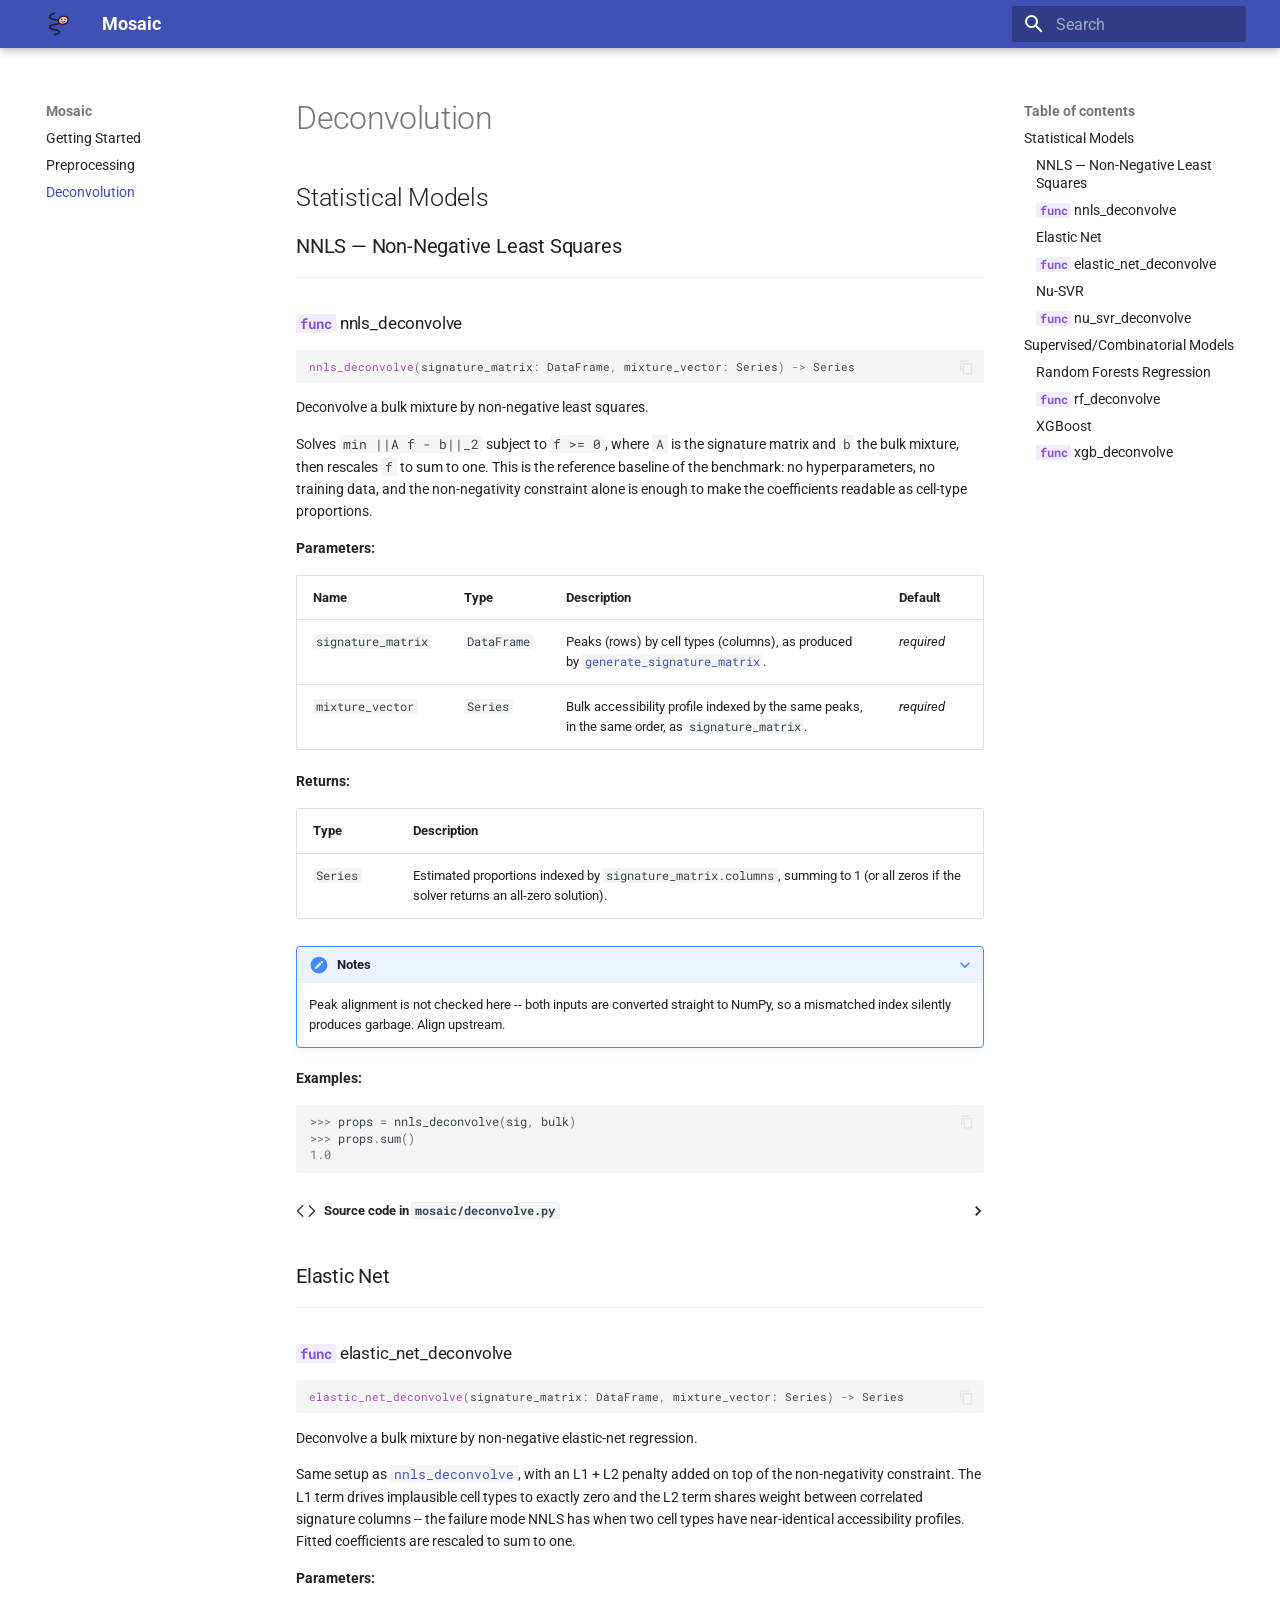
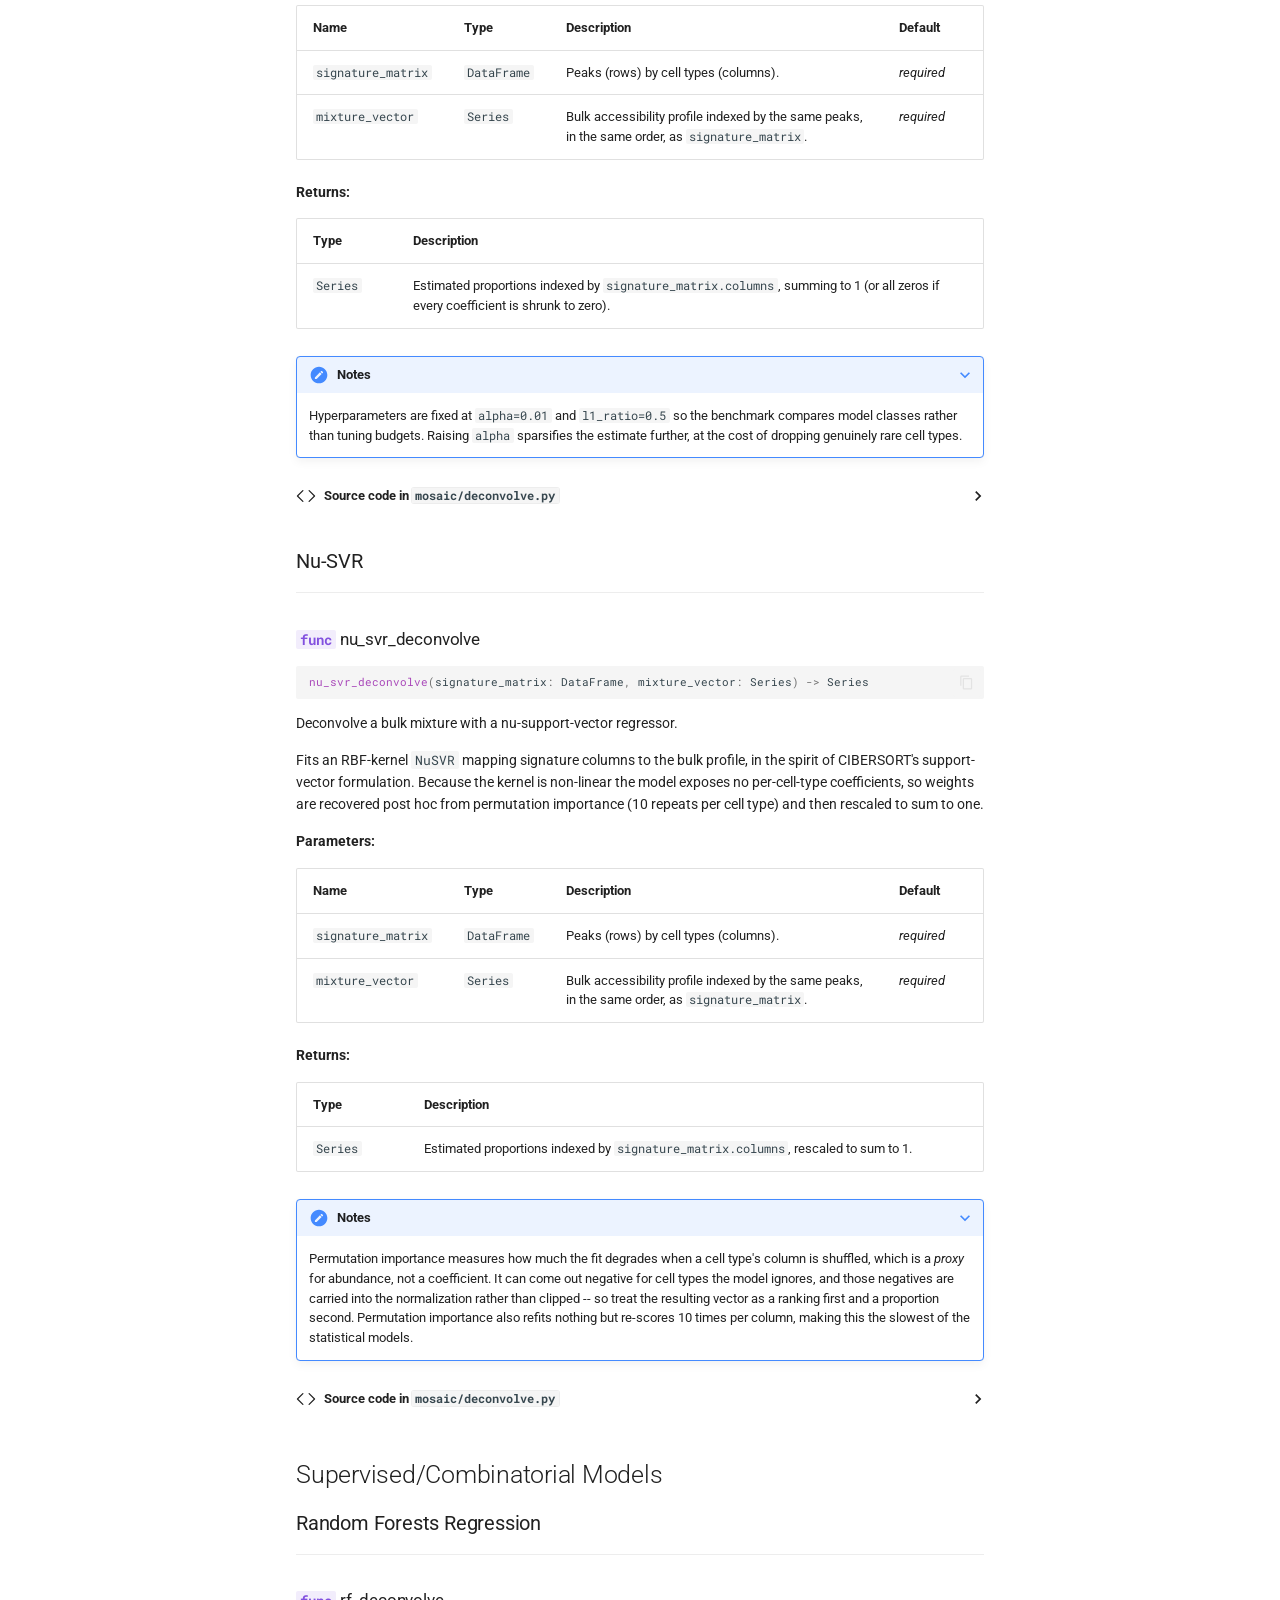
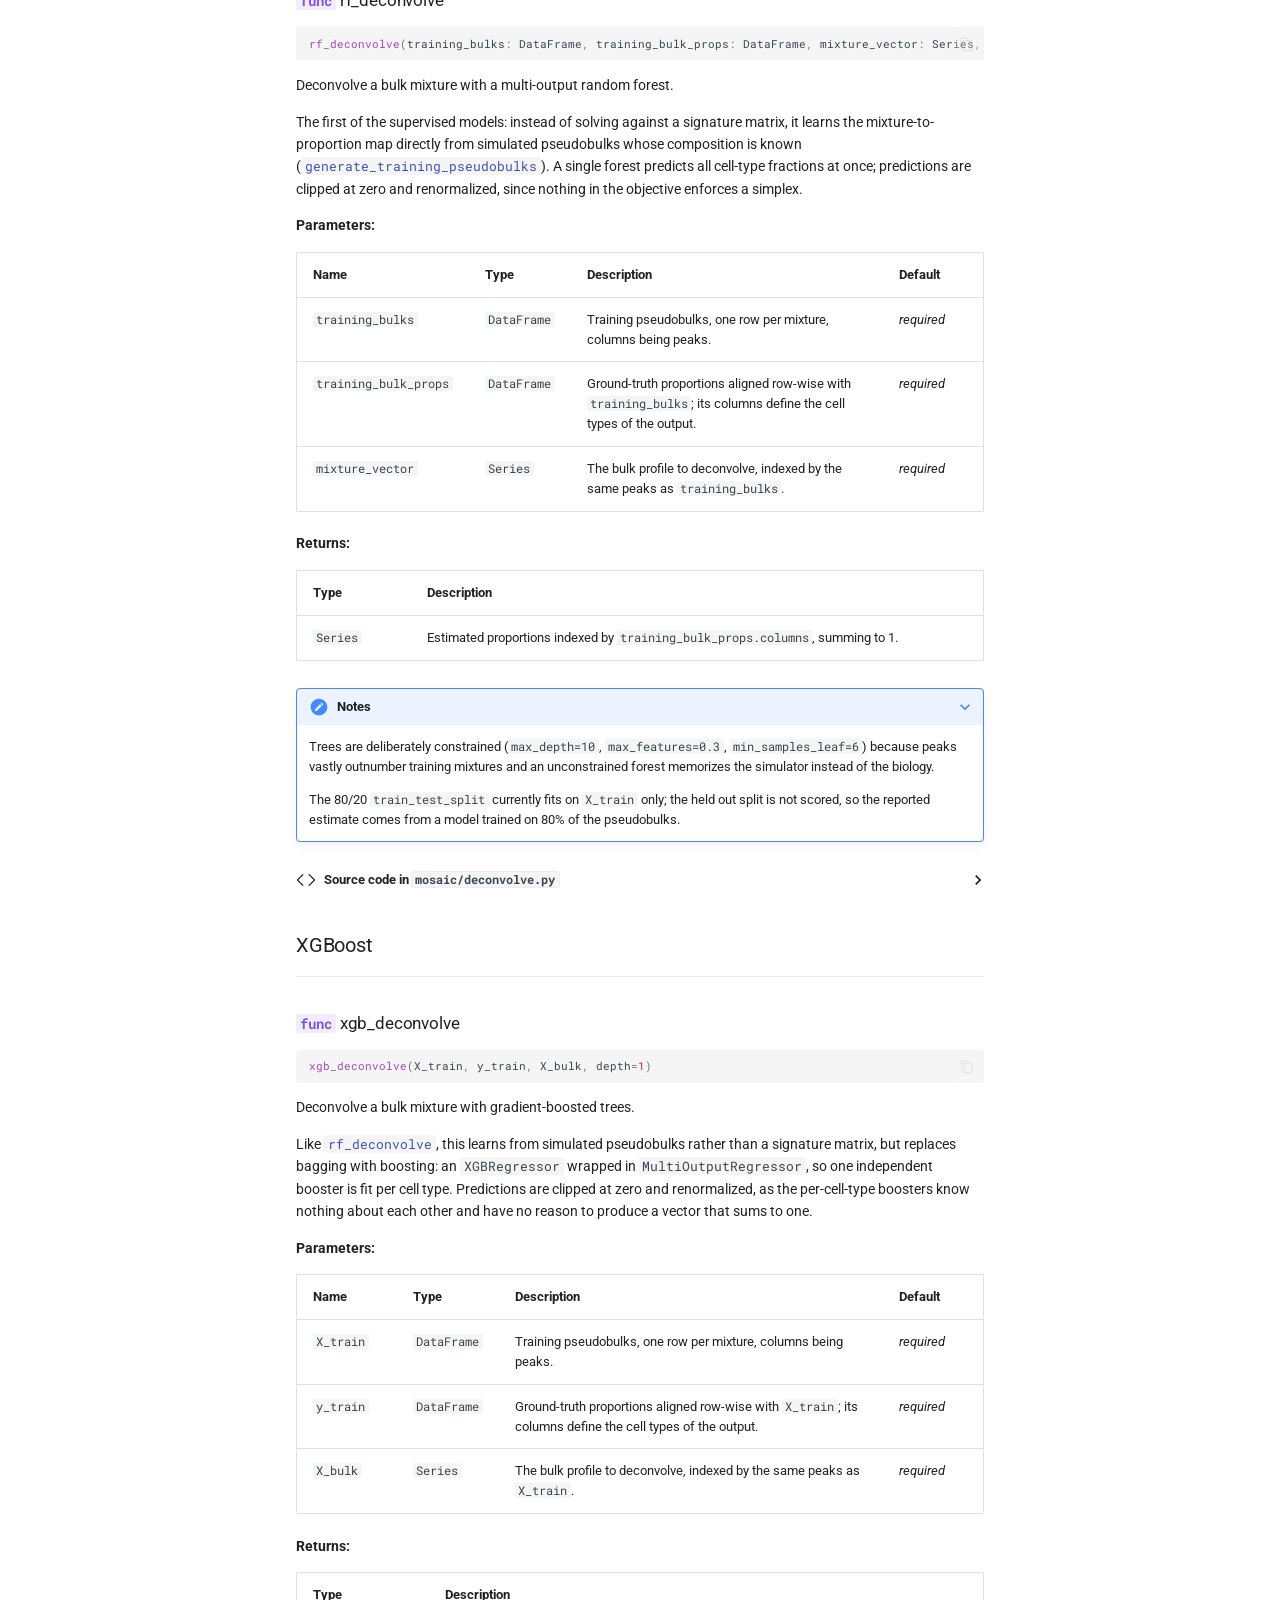
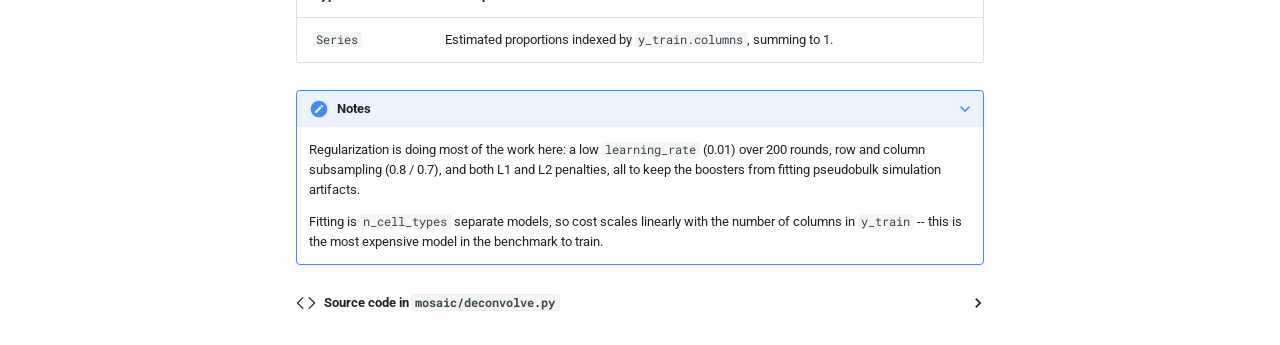
<file: deconvolution/index.html>
<!doctype html>
<html lang="en" class="no-js">
  <head>
    
      <meta charset="utf-8">
      <meta name="viewport" content="width=device-width,initial-scale=1">
      
      
      
      
        <link rel="prev" href="../preprocessing/">
      
      
      
        
      
      
      <link rel="icon" href="../icon.png">
      <meta name="generator" content="mkdocs-1.6.1, mkdocs-material-9.7.6">
    
    
      
        <title>Deconvolution - Mosaic</title>
      
    
    
      <link rel="stylesheet" href="../assets/stylesheets/main.484c7ddc.min.css">
      
      


    
    
      
    
    
      
        
        
        <link rel="preconnect" href="https://fonts.gstatic.com" crossorigin>
        <link rel="stylesheet" href="https://fonts.googleapis.com/css?family=Roboto:300,300i,400,400i,700,700i%7CRoboto+Mono:400,400i,700,700i&display=fallback">
        <style>:root{--md-text-font:"Roboto";--md-code-font:"Roboto Mono"}</style>
      
    
    
      <link rel="stylesheet" href="../assets/_mkdocstrings.css">
    
      <link rel="stylesheet" href="../stylesheets/api.css">
    
    <script>__md_scope=new URL("..",location),__md_hash=e=>[...e].reduce(((e,_)=>(e<<5)-e+_.charCodeAt(0)),0),__md_get=(e,_=localStorage,t=__md_scope)=>JSON.parse(_.getItem(t.pathname+"."+e)),__md_set=(e,_,t=localStorage,a=__md_scope)=>{try{t.setItem(a.pathname+"."+e,JSON.stringify(_))}catch(e){}}</script>
    
      

    
    
  </head>
  
  
    <body dir="ltr">
  
    
    <input class="md-toggle" data-md-toggle="drawer" type="checkbox" id="__drawer" autocomplete="off">
    <input class="md-toggle" data-md-toggle="search" type="checkbox" id="__search" autocomplete="off">
    <label class="md-overlay" for="__drawer"></label>
    <div data-md-component="skip">
      
        
        <a href="#deconvolution" class="md-skip">
          Skip to content
        </a>
      
    </div>
    <div data-md-component="announce">
      
    </div>
    
    
      

  

<header class="md-header md-header--shadow" data-md-component="header">
  <nav class="md-header__inner md-grid" aria-label="Header">
    <a href=".." title="Mosaic" class="md-header__button md-logo" aria-label="Mosaic" data-md-component="logo">
      
  <img src="../icon.png" alt="logo">

    </a>
    <label class="md-header__button md-icon" for="__drawer">
      
      <svg xmlns="http://www.w3.org/2000/svg" viewBox="0 0 24 24"><path d="M3 6h18v2H3zm0 5h18v2H3zm0 5h18v2H3z"/></svg>
    </label>
    <div class="md-header__title" data-md-component="header-title">
      <div class="md-header__ellipsis">
        <div class="md-header__topic">
          <span class="md-ellipsis">
            Mosaic
          </span>
        </div>
        <div class="md-header__topic" data-md-component="header-topic">
          <span class="md-ellipsis">
            
              Deconvolution
            
          </span>
        </div>
      </div>
    </div>
    
    
      <script>var palette=__md_get("__palette");if(palette&&palette.color){if("(prefers-color-scheme)"===palette.color.media){var media=matchMedia("(prefers-color-scheme: light)"),input=document.querySelector(media.matches?"[data-md-color-media='(prefers-color-scheme: light)']":"[data-md-color-media='(prefers-color-scheme: dark)']");palette.color.media=input.getAttribute("data-md-color-media"),palette.color.scheme=input.getAttribute("data-md-color-scheme"),palette.color.primary=input.getAttribute("data-md-color-primary"),palette.color.accent=input.getAttribute("data-md-color-accent")}for(var[key,value]of Object.entries(palette.color))document.body.setAttribute("data-md-color-"+key,value)}</script>
    
    
    
      
      
        <label class="md-header__button md-icon" for="__search">
          
          <svg xmlns="http://www.w3.org/2000/svg" viewBox="0 0 24 24"><path d="M9.5 3A6.5 6.5 0 0 1 16 9.5c0 1.61-.59 3.09-1.56 4.23l.27.27h.79l5 5-1.5 1.5-5-5v-.79l-.27-.27A6.52 6.52 0 0 1 9.5 16 6.5 6.5 0 0 1 3 9.5 6.5 6.5 0 0 1 9.5 3m0 2C7 5 5 7 5 9.5S7 14 9.5 14 14 12 14 9.5 12 5 9.5 5"/></svg>
        </label>
        <div class="md-search" data-md-component="search" role="dialog">
  <label class="md-search__overlay" for="__search"></label>
  <div class="md-search__inner" role="search">
    <form class="md-search__form" name="search">
      <input type="text" class="md-search__input" name="query" aria-label="Search" placeholder="Search" autocapitalize="off" autocorrect="off" autocomplete="off" spellcheck="false" data-md-component="search-query" required>
      <label class="md-search__icon md-icon" for="__search">
        
        <svg xmlns="http://www.w3.org/2000/svg" viewBox="0 0 24 24"><path d="M9.5 3A6.5 6.5 0 0 1 16 9.5c0 1.61-.59 3.09-1.56 4.23l.27.27h.79l5 5-1.5 1.5-5-5v-.79l-.27-.27A6.52 6.52 0 0 1 9.5 16 6.5 6.5 0 0 1 3 9.5 6.5 6.5 0 0 1 9.5 3m0 2C7 5 5 7 5 9.5S7 14 9.5 14 14 12 14 9.5 12 5 9.5 5"/></svg>
        
        <svg xmlns="http://www.w3.org/2000/svg" viewBox="0 0 24 24"><path d="M20 11v2H8l5.5 5.5-1.42 1.42L4.16 12l7.92-7.92L13.5 5.5 8 11z"/></svg>
      </label>
      <nav class="md-search__options" aria-label="Search">
        
        <button type="reset" class="md-search__icon md-icon" title="Clear" aria-label="Clear" tabindex="-1">
          
          <svg xmlns="http://www.w3.org/2000/svg" viewBox="0 0 24 24"><path d="M19 6.41 17.59 5 12 10.59 6.41 5 5 6.41 10.59 12 5 17.59 6.41 19 12 13.41 17.59 19 19 17.59 13.41 12z"/></svg>
        </button>
      </nav>
      
    </form>
    <div class="md-search__output">
      <div class="md-search__scrollwrap" tabindex="0" data-md-scrollfix>
        <div class="md-search-result" data-md-component="search-result">
          <div class="md-search-result__meta">
            Initializing search
          </div>
          <ol class="md-search-result__list" role="presentation"></ol>
        </div>
      </div>
    </div>
  </div>
</div>
      
    
    
  </nav>
  
</header>
    
    <div class="md-container" data-md-component="container">
      
      
        
          
        
      
      <main class="md-main" data-md-component="main">
        <div class="md-main__inner md-grid">
          
            
              
              <div class="md-sidebar md-sidebar--primary" data-md-component="sidebar" data-md-type="navigation" >
                <div class="md-sidebar__scrollwrap">
                  <div class="md-sidebar__inner">
                    



<nav class="md-nav md-nav--primary" aria-label="Navigation" data-md-level="0">
  <label class="md-nav__title" for="__drawer">
    <a href=".." title="Mosaic" class="md-nav__button md-logo" aria-label="Mosaic" data-md-component="logo">
      
  <img src="../icon.png" alt="logo">

    </a>
    Mosaic
  </label>
  
  <ul class="md-nav__list" data-md-scrollfix>
    
      
      
  
  
  
  
    <li class="md-nav__item">
      <a href=".." class="md-nav__link">
        
  
  
  <span class="md-ellipsis">
    
  
    Getting Started
  

    
  </span>
  
  

      </a>
    </li>
  

    
      
      
  
  
  
  
    <li class="md-nav__item">
      <a href="../preprocessing/" class="md-nav__link">
        
  
  
  <span class="md-ellipsis">
    
  
    Preprocessing
  

    
  </span>
  
  

      </a>
    </li>
  

    
      
      
  
  
    
  
  
  
    <li class="md-nav__item md-nav__item--active">
      
      <input class="md-nav__toggle md-toggle" type="checkbox" id="__toc">
      
      
        
      
      
        <label class="md-nav__link md-nav__link--active" for="__toc">
          
  
  
  <span class="md-ellipsis">
    
  
    Deconvolution
  

    
  </span>
  
  

          <span class="md-nav__icon md-icon"></span>
        </label>
      
      <a href="./" class="md-nav__link md-nav__link--active">
        
  
  
  <span class="md-ellipsis">
    
  
    Deconvolution
  

    
  </span>
  
  

      </a>
      
        

<nav class="md-nav md-nav--secondary" aria-label="Table of contents">
  
  
  
    
  
  
    <label class="md-nav__title" for="__toc">
      <span class="md-nav__icon md-icon"></span>
      Table of contents
    </label>
    <ul class="md-nav__list" data-md-component="toc" data-md-scrollfix>
      
        <li class="md-nav__item">
  <a href="#statistical-models" class="md-nav__link">
    <span class="md-ellipsis">
      
        Statistical Models
      
    </span>
  </a>
  
    <nav class="md-nav" aria-label="Statistical Models">
      <ul class="md-nav__list">
        
          <li class="md-nav__item">
  <a href="#nnls-non-negative-least-squares" class="md-nav__link">
    <span class="md-ellipsis">
      
        NNLS — Non-Negative Least Squares
      
    </span>
  </a>
  
</li>
        
          <li class="md-nav__item">
  <a href="#mosaic.deconvolve.nnls_deconvolve" class="md-nav__link">
    <span class="md-ellipsis">
      
        <code class="doc-symbol doc-symbol-toc doc-symbol-function"></code>&nbsp;nnls_deconvolve
      
    </span>
  </a>
  
</li>
        
          <li class="md-nav__item">
  <a href="#elastic-net" class="md-nav__link">
    <span class="md-ellipsis">
      
        Elastic Net
      
    </span>
  </a>
  
</li>
        
          <li class="md-nav__item">
  <a href="#mosaic.deconvolve.elastic_net_deconvolve" class="md-nav__link">
    <span class="md-ellipsis">
      
        <code class="doc-symbol doc-symbol-toc doc-symbol-function"></code>&nbsp;elastic_net_deconvolve
      
    </span>
  </a>
  
</li>
        
          <li class="md-nav__item">
  <a href="#nu-svr" class="md-nav__link">
    <span class="md-ellipsis">
      
        Nu-SVR
      
    </span>
  </a>
  
</li>
        
          <li class="md-nav__item">
  <a href="#mosaic.deconvolve.nu_svr_deconvolve" class="md-nav__link">
    <span class="md-ellipsis">
      
        <code class="doc-symbol doc-symbol-toc doc-symbol-function"></code>&nbsp;nu_svr_deconvolve
      
    </span>
  </a>
  
</li>
        
      </ul>
    </nav>
  
</li>
      
        <li class="md-nav__item">
  <a href="#supervisedcombinatorial-models" class="md-nav__link">
    <span class="md-ellipsis">
      
        Supervised/Combinatorial Models
      
    </span>
  </a>
  
    <nav class="md-nav" aria-label="Supervised/Combinatorial Models">
      <ul class="md-nav__list">
        
          <li class="md-nav__item">
  <a href="#random-forests-regression" class="md-nav__link">
    <span class="md-ellipsis">
      
        Random Forests Regression
      
    </span>
  </a>
  
</li>
        
          <li class="md-nav__item">
  <a href="#mosaic.deconvolve.rf_deconvolve" class="md-nav__link">
    <span class="md-ellipsis">
      
        <code class="doc-symbol doc-symbol-toc doc-symbol-function"></code>&nbsp;rf_deconvolve
      
    </span>
  </a>
  
</li>
        
          <li class="md-nav__item">
  <a href="#xgboost" class="md-nav__link">
    <span class="md-ellipsis">
      
        XGBoost
      
    </span>
  </a>
  
</li>
        
          <li class="md-nav__item">
  <a href="#mosaic.deconvolve.xgb_deconvolve" class="md-nav__link">
    <span class="md-ellipsis">
      
        <code class="doc-symbol doc-symbol-toc doc-symbol-function"></code>&nbsp;xgb_deconvolve
      
    </span>
  </a>
  
</li>
        
      </ul>
    </nav>
  
</li>
      
    </ul>
  
</nav>
      
    </li>
  

    
  </ul>
</nav>
                  </div>
                </div>
              </div>
            
            
              
              <div class="md-sidebar md-sidebar--secondary" data-md-component="sidebar" data-md-type="toc" >
                <div class="md-sidebar__scrollwrap">
                  <div class="md-sidebar__inner">
                    

<nav class="md-nav md-nav--secondary" aria-label="Table of contents">
  
  
  
    
  
  
    <label class="md-nav__title" for="__toc">
      <span class="md-nav__icon md-icon"></span>
      Table of contents
    </label>
    <ul class="md-nav__list" data-md-component="toc" data-md-scrollfix>
      
        <li class="md-nav__item">
  <a href="#statistical-models" class="md-nav__link">
    <span class="md-ellipsis">
      
        Statistical Models
      
    </span>
  </a>
  
    <nav class="md-nav" aria-label="Statistical Models">
      <ul class="md-nav__list">
        
          <li class="md-nav__item">
  <a href="#nnls-non-negative-least-squares" class="md-nav__link">
    <span class="md-ellipsis">
      
        NNLS — Non-Negative Least Squares
      
    </span>
  </a>
  
</li>
        
          <li class="md-nav__item">
  <a href="#mosaic.deconvolve.nnls_deconvolve" class="md-nav__link">
    <span class="md-ellipsis">
      
        <code class="doc-symbol doc-symbol-toc doc-symbol-function"></code>&nbsp;nnls_deconvolve
      
    </span>
  </a>
  
</li>
        
          <li class="md-nav__item">
  <a href="#elastic-net" class="md-nav__link">
    <span class="md-ellipsis">
      
        Elastic Net
      
    </span>
  </a>
  
</li>
        
          <li class="md-nav__item">
  <a href="#mosaic.deconvolve.elastic_net_deconvolve" class="md-nav__link">
    <span class="md-ellipsis">
      
        <code class="doc-symbol doc-symbol-toc doc-symbol-function"></code>&nbsp;elastic_net_deconvolve
      
    </span>
  </a>
  
</li>
        
          <li class="md-nav__item">
  <a href="#nu-svr" class="md-nav__link">
    <span class="md-ellipsis">
      
        Nu-SVR
      
    </span>
  </a>
  
</li>
        
          <li class="md-nav__item">
  <a href="#mosaic.deconvolve.nu_svr_deconvolve" class="md-nav__link">
    <span class="md-ellipsis">
      
        <code class="doc-symbol doc-symbol-toc doc-symbol-function"></code>&nbsp;nu_svr_deconvolve
      
    </span>
  </a>
  
</li>
        
      </ul>
    </nav>
  
</li>
      
        <li class="md-nav__item">
  <a href="#supervisedcombinatorial-models" class="md-nav__link">
    <span class="md-ellipsis">
      
        Supervised/Combinatorial Models
      
    </span>
  </a>
  
    <nav class="md-nav" aria-label="Supervised/Combinatorial Models">
      <ul class="md-nav__list">
        
          <li class="md-nav__item">
  <a href="#random-forests-regression" class="md-nav__link">
    <span class="md-ellipsis">
      
        Random Forests Regression
      
    </span>
  </a>
  
</li>
        
          <li class="md-nav__item">
  <a href="#mosaic.deconvolve.rf_deconvolve" class="md-nav__link">
    <span class="md-ellipsis">
      
        <code class="doc-symbol doc-symbol-toc doc-symbol-function"></code>&nbsp;rf_deconvolve
      
    </span>
  </a>
  
</li>
        
          <li class="md-nav__item">
  <a href="#xgboost" class="md-nav__link">
    <span class="md-ellipsis">
      
        XGBoost
      
    </span>
  </a>
  
</li>
        
          <li class="md-nav__item">
  <a href="#mosaic.deconvolve.xgb_deconvolve" class="md-nav__link">
    <span class="md-ellipsis">
      
        <code class="doc-symbol doc-symbol-toc doc-symbol-function"></code>&nbsp;xgb_deconvolve
      
    </span>
  </a>
  
</li>
        
      </ul>
    </nav>
  
</li>
      
    </ul>
  
</nav>
                  </div>
                </div>
              </div>
            
          
          
            <div class="md-content" data-md-component="content">
              
              <article class="md-content__inner md-typeset">
                
                  



<h1 id="deconvolution">Deconvolution</h1>
<h2 id="statistical-models">Statistical Models</h2>
<h3 id="nnls-non-negative-least-squares">NNLS — Non-Negative Least Squares</h3>


<div class="doc doc-object doc-function">


<h3 id="mosaic.deconvolve.nnls_deconvolve" class="doc doc-heading">
<code class="doc-symbol doc-symbol-heading doc-symbol-function"></code>            <span class="doc doc-object-name doc-function-name">nnls_deconvolve</span>


</h3>
<div class="doc-signature highlight"><pre><span></span><code><a id="__codelineno-0-1" name="__codelineno-0-1" href="#__codelineno-0-1"></a><span class="nf">nnls_deconvolve</span><span class="p">(</span><span class="n">signature_matrix</span><span class="p">:</span> <span class="n"><span title="pandas.DataFrame">DataFrame</span></span><span class="p">,</span> <span class="n">mixture_vector</span><span class="p">:</span> <span class="n"><span title="pandas.Series">Series</span></span><span class="p">)</span> <span class="o">-&gt;</span> <span class="n"><span title="pandas.Series">Series</span></span>
</code></pre></div>

    <div class="doc doc-contents first">

        <p>Deconvolve a bulk mixture by non-negative least squares.</p>
<p>Solves <code>min ||A f - b||_2</code> subject to <code>f &gt;= 0</code>, where <code>A</code> is the
signature matrix and <code>b</code> the bulk mixture, then rescales <code>f</code> to sum to
one. This is the reference baseline of the benchmark: no hyperparameters, no
training data, and the non-negativity constraint alone is enough to make the
coefficients readable as cell-type proportions.</p>


<p><span class="doc-section-title">Parameters:</span></p>
    <table>
      <thead>
        <tr>
          <th>Name</th>
          <th>Type</th>
          <th>Description</th>
          <th>Default</th>
        </tr>
      </thead>
      <tbody>
          <tr class="doc-section-item">
            <td>
                <code>signature_matrix</code>
            </td>
            <td>
                  <code><span title="pandas.DataFrame">DataFrame</span></code>
            </td>
            <td>
              <div class="doc-md-description">
                <p>Peaks (rows) by cell types (columns), as produced by
<a class="autorefs autorefs-internal" title="            generate_signature_matrix" href="../preprocessing/#mosaic.preprocessing.generate_signature_matrix"><code>generate_signature_matrix</code></a>.</p>
              </div>
            </td>
            <td>
                <em>required</em>
            </td>
          </tr>
          <tr class="doc-section-item">
            <td>
                <code>mixture_vector</code>
            </td>
            <td>
                  <code><span title="pandas.Series">Series</span></code>
            </td>
            <td>
              <div class="doc-md-description">
                <p>Bulk accessibility profile indexed by the same peaks, in the same order,
as <code>signature_matrix</code>.</p>
              </div>
            </td>
            <td>
                <em>required</em>
            </td>
          </tr>
      </tbody>
    </table>


    <p><span class="doc-section-title">Returns:</span></p>
    <table>
      <thead>
        <tr>
          <th>Type</th>
          <th>Description</th>
        </tr>
      </thead>
      <tbody>
          <tr class="doc-section-item">
            <td>
                  <code><span title="pandas.Series">Series</span></code>
            </td>
            <td>
              <div class="doc-md-description">
                <p>Estimated proportions indexed by <code>signature_matrix.columns</code>, summing
to 1 (or all zeros if the solver returns an all-zero solution).</p>
              </div>
            </td>
          </tr>
      </tbody>
    </table>


<details class="note" open>
  <summary>Notes</summary>
  <p>Peak alignment is not checked here -- both inputs are converted straight to
NumPy, so a mismatched index silently produces garbage. Align upstream.</p>
</details>

<p><span class="doc-section-title">Examples:</span></p>
    <div class="highlight"><pre><span></span><code><a id="__codelineno-0-1" name="__codelineno-0-1" href="#__codelineno-0-1"></a><span class="gp">&gt;&gt;&gt; </span><span class="n">props</span> <span class="o">=</span> <span class="n">nnls_deconvolve</span><span class="p">(</span><span class="n">sig</span><span class="p">,</span> <span class="n">bulk</span><span class="p">)</span>
<a id="__codelineno-0-2" name="__codelineno-0-2" href="#__codelineno-0-2"></a><span class="gp">&gt;&gt;&gt; </span><span class="n">props</span><span class="o">.</span><span class="n">sum</span><span class="p">()</span>
<a id="__codelineno-0-3" name="__codelineno-0-3" href="#__codelineno-0-3"></a><span class="go">1.0</span>
</code></pre></div>


            <details class="mkdocstrings-source">
              <summary>Source code in <code>mosaic/deconvolve.py</code></summary>
              <div class="highlight"><table class="highlighttable"><tr><td class="linenos"><div class="linenodiv"><pre><span></span><span class="normal"><a href="#__codelineno-0-16">16</a></span>
<span class="normal"><a href="#__codelineno-0-17">17</a></span>
<span class="normal"><a href="#__codelineno-0-18">18</a></span>
<span class="normal"><a href="#__codelineno-0-19">19</a></span>
<span class="normal"><a href="#__codelineno-0-20">20</a></span>
<span class="normal"><a href="#__codelineno-0-21">21</a></span>
<span class="normal"><a href="#__codelineno-0-22">22</a></span>
<span class="normal"><a href="#__codelineno-0-23">23</a></span>
<span class="normal"><a href="#__codelineno-0-24">24</a></span>
<span class="normal"><a href="#__codelineno-0-25">25</a></span>
<span class="normal"><a href="#__codelineno-0-26">26</a></span>
<span class="normal"><a href="#__codelineno-0-27">27</a></span>
<span class="normal"><a href="#__codelineno-0-28">28</a></span>
<span class="normal"><a href="#__codelineno-0-29">29</a></span>
<span class="normal"><a href="#__codelineno-0-30">30</a></span>
<span class="normal"><a href="#__codelineno-0-31">31</a></span>
<span class="normal"><a href="#__codelineno-0-32">32</a></span>
<span class="normal"><a href="#__codelineno-0-33">33</a></span>
<span class="normal"><a href="#__codelineno-0-34">34</a></span>
<span class="normal"><a href="#__codelineno-0-35">35</a></span>
<span class="normal"><a href="#__codelineno-0-36">36</a></span>
<span class="normal"><a href="#__codelineno-0-37">37</a></span>
<span class="normal"><a href="#__codelineno-0-38">38</a></span>
<span class="normal"><a href="#__codelineno-0-39">39</a></span>
<span class="normal"><a href="#__codelineno-0-40">40</a></span>
<span class="normal"><a href="#__codelineno-0-41">41</a></span>
<span class="normal"><a href="#__codelineno-0-42">42</a></span>
<span class="normal"><a href="#__codelineno-0-43">43</a></span>
<span class="normal"><a href="#__codelineno-0-44">44</a></span>
<span class="normal"><a href="#__codelineno-0-45">45</a></span>
<span class="normal"><a href="#__codelineno-0-46">46</a></span>
<span class="normal"><a href="#__codelineno-0-47">47</a></span>
<span class="normal"><a href="#__codelineno-0-48">48</a></span>
<span class="normal"><a href="#__codelineno-0-49">49</a></span>
<span class="normal"><a href="#__codelineno-0-50">50</a></span>
<span class="normal"><a href="#__codelineno-0-51">51</a></span>
<span class="normal"><a href="#__codelineno-0-52">52</a></span>
<span class="normal"><a href="#__codelineno-0-53">53</a></span>
<span class="normal"><a href="#__codelineno-0-54">54</a></span>
<span class="normal"><a href="#__codelineno-0-55">55</a></span>
<span class="normal"><a href="#__codelineno-0-56">56</a></span>
<span class="normal"><a href="#__codelineno-0-57">57</a></span>
<span class="normal"><a href="#__codelineno-0-58">58</a></span>
<span class="normal"><a href="#__codelineno-0-59">59</a></span>
<span class="normal"><a href="#__codelineno-0-60">60</a></span></pre></div></td><td class="code"><div><pre><span></span><code><a id="__codelineno-0-16" name="__codelineno-0-16"></a><span class="k">def</span><span class="w"> </span><span class="nf">nnls_deconvolve</span><span class="p">(</span><span class="n">signature_matrix</span><span class="p">:</span> <span class="n">pd</span><span class="o">.</span><span class="n">DataFrame</span><span class="p">,</span>
<a id="__codelineno-0-17" name="__codelineno-0-17"></a>               <span class="n">mixture_vector</span><span class="p">:</span> <span class="n">pd</span><span class="o">.</span><span class="n">Series</span><span class="p">)</span> <span class="o">-&gt;</span> <span class="n">pd</span><span class="o">.</span><span class="n">Series</span><span class="p">:</span>
<a id="__codelineno-0-18" name="__codelineno-0-18"></a><span class="w">    </span><span class="sd">&quot;&quot;&quot;Deconvolve a bulk mixture by non-negative least squares.</span>
<a id="__codelineno-0-19" name="__codelineno-0-19"></a>
<a id="__codelineno-0-20" name="__codelineno-0-20"></a><span class="sd">    Solves ``min ||A f - b||_2`` subject to ``f &gt;= 0``, where ``A`` is the</span>
<a id="__codelineno-0-21" name="__codelineno-0-21"></a><span class="sd">    signature matrix and ``b`` the bulk mixture, then rescales ``f`` to sum to</span>
<a id="__codelineno-0-22" name="__codelineno-0-22"></a><span class="sd">    one. This is the reference baseline of the benchmark: no hyperparameters, no</span>
<a id="__codelineno-0-23" name="__codelineno-0-23"></a><span class="sd">    training data, and the non-negativity constraint alone is enough to make the</span>
<a id="__codelineno-0-24" name="__codelineno-0-24"></a><span class="sd">    coefficients readable as cell-type proportions.</span>
<a id="__codelineno-0-25" name="__codelineno-0-25"></a>
<a id="__codelineno-0-26" name="__codelineno-0-26"></a><span class="sd">    Parameters</span>
<a id="__codelineno-0-27" name="__codelineno-0-27"></a><span class="sd">    ----------</span>
<a id="__codelineno-0-28" name="__codelineno-0-28"></a><span class="sd">    signature_matrix : pandas.DataFrame</span>
<a id="__codelineno-0-29" name="__codelineno-0-29"></a><span class="sd">        Peaks (rows) by cell types (columns), as produced by</span>
<a id="__codelineno-0-30" name="__codelineno-0-30"></a><span class="sd">        [`generate_signature_matrix`][mosaic.preprocessing.generate_signature_matrix].</span>
<a id="__codelineno-0-31" name="__codelineno-0-31"></a><span class="sd">    mixture_vector : pandas.Series</span>
<a id="__codelineno-0-32" name="__codelineno-0-32"></a><span class="sd">        Bulk accessibility profile indexed by the same peaks, in the same order,</span>
<a id="__codelineno-0-33" name="__codelineno-0-33"></a><span class="sd">        as ``signature_matrix``.</span>
<a id="__codelineno-0-34" name="__codelineno-0-34"></a>
<a id="__codelineno-0-35" name="__codelineno-0-35"></a><span class="sd">    Returns</span>
<a id="__codelineno-0-36" name="__codelineno-0-36"></a><span class="sd">    -------</span>
<a id="__codelineno-0-37" name="__codelineno-0-37"></a><span class="sd">    pandas.Series</span>
<a id="__codelineno-0-38" name="__codelineno-0-38"></a><span class="sd">        Estimated proportions indexed by ``signature_matrix.columns``, summing</span>
<a id="__codelineno-0-39" name="__codelineno-0-39"></a><span class="sd">        to 1 (or all zeros if the solver returns an all-zero solution).</span>
<a id="__codelineno-0-40" name="__codelineno-0-40"></a>
<a id="__codelineno-0-41" name="__codelineno-0-41"></a><span class="sd">    Notes</span>
<a id="__codelineno-0-42" name="__codelineno-0-42"></a><span class="sd">    -----</span>
<a id="__codelineno-0-43" name="__codelineno-0-43"></a><span class="sd">    Peak alignment is not checked here -- both inputs are converted straight to</span>
<a id="__codelineno-0-44" name="__codelineno-0-44"></a><span class="sd">    NumPy, so a mismatched index silently produces garbage. Align upstream.</span>
<a id="__codelineno-0-45" name="__codelineno-0-45"></a>
<a id="__codelineno-0-46" name="__codelineno-0-46"></a><span class="sd">    Examples</span>
<a id="__codelineno-0-47" name="__codelineno-0-47"></a><span class="sd">    --------</span>
<a id="__codelineno-0-48" name="__codelineno-0-48"></a><span class="sd">    &gt;&gt;&gt; props = nnls_deconvolve(sig, bulk)</span>
<a id="__codelineno-0-49" name="__codelineno-0-49"></a><span class="sd">    &gt;&gt;&gt; props.sum()</span>
<a id="__codelineno-0-50" name="__codelineno-0-50"></a><span class="sd">    1.0</span>
<a id="__codelineno-0-51" name="__codelineno-0-51"></a><span class="sd">    &quot;&quot;&quot;</span>
<a id="__codelineno-0-52" name="__codelineno-0-52"></a>    <span class="n">A</span> <span class="o">=</span> <span class="p">(</span><span class="n">signature_matrix</span><span class="o">.</span><span class="n">to_numpy</span><span class="p">(</span><span class="n">dtype</span><span class="o">=</span><span class="nb">float</span><span class="p">))</span>
<a id="__codelineno-0-53" name="__codelineno-0-53"></a>    <span class="n">b</span> <span class="o">=</span> <span class="p">(</span><span class="n">mixture_vector</span><span class="o">.</span><span class="n">to_numpy</span><span class="p">(</span><span class="n">dtype</span><span class="o">=</span><span class="nb">float</span><span class="p">))</span>
<a id="__codelineno-0-54" name="__codelineno-0-54"></a>    <span class="n">f</span><span class="p">,</span> <span class="n">_</span> <span class="o">=</span> <span class="n">nnls</span><span class="p">(</span><span class="n">A</span><span class="p">,</span> <span class="n">b</span><span class="p">)</span>
<a id="__codelineno-0-55" name="__codelineno-0-55"></a>
<a id="__codelineno-0-56" name="__codelineno-0-56"></a>    <span class="k">if</span> <span class="n">f</span><span class="o">.</span><span class="n">sum</span><span class="p">()</span> <span class="o">&gt;</span> <span class="mi">0</span><span class="p">:</span>
<a id="__codelineno-0-57" name="__codelineno-0-57"></a>        <span class="n">f</span> <span class="o">=</span> <span class="n">f</span> <span class="o">/</span> <span class="n">f</span><span class="o">.</span><span class="n">sum</span><span class="p">()</span>
<a id="__codelineno-0-58" name="__codelineno-0-58"></a>
<a id="__codelineno-0-59" name="__codelineno-0-59"></a>    <span class="n">proportions</span> <span class="o">=</span> <span class="n">pd</span><span class="o">.</span><span class="n">Series</span><span class="p">(</span><span class="n">f</span><span class="p">,</span> <span class="n">index</span><span class="o">=</span><span class="n">signature_matrix</span><span class="o">.</span><span class="n">columns</span><span class="p">)</span>
<a id="__codelineno-0-60" name="__codelineno-0-60"></a>    <span class="k">return</span> <span class="n">proportions</span>
</code></pre></div></td></tr></table></div>
            </details>
    </div>

</div><h3 id="elastic-net">Elastic Net</h3>


<div class="doc doc-object doc-function">


<h3 id="mosaic.deconvolve.elastic_net_deconvolve" class="doc doc-heading">
<code class="doc-symbol doc-symbol-heading doc-symbol-function"></code>            <span class="doc doc-object-name doc-function-name">elastic_net_deconvolve</span>


</h3>
<div class="doc-signature highlight"><pre><span></span><code><a id="__codelineno-0-1" name="__codelineno-0-1" href="#__codelineno-0-1"></a><span class="nf">elastic_net_deconvolve</span><span class="p">(</span><span class="n">signature_matrix</span><span class="p">:</span> <span class="n"><span title="pandas.DataFrame">DataFrame</span></span><span class="p">,</span> <span class="n">mixture_vector</span><span class="p">:</span> <span class="n"><span title="pandas.Series">Series</span></span><span class="p">)</span> <span class="o">-&gt;</span> <span class="n"><span title="pandas.Series">Series</span></span>
</code></pre></div>

    <div class="doc doc-contents first">

        <p>Deconvolve a bulk mixture by non-negative elastic-net regression.</p>
<p>Same setup as <a class="autorefs autorefs-internal" title="            nnls_deconvolve" href="#mosaic.deconvolve.nnls_deconvolve"><code>nnls_deconvolve</code></a>, with an
L1 + L2 penalty added on top of the non-negativity constraint. The L1 term
drives implausible cell types to exactly zero and the L2 term shares weight
between correlated signature columns -- the failure mode NNLS has when two
cell types have near-identical accessibility profiles. Fitted coefficients
are rescaled to sum to one.</p>


<p><span class="doc-section-title">Parameters:</span></p>
    <table>
      <thead>
        <tr>
          <th>Name</th>
          <th>Type</th>
          <th>Description</th>
          <th>Default</th>
        </tr>
      </thead>
      <tbody>
          <tr class="doc-section-item">
            <td>
                <code>signature_matrix</code>
            </td>
            <td>
                  <code><span title="pandas.DataFrame">DataFrame</span></code>
            </td>
            <td>
              <div class="doc-md-description">
                <p>Peaks (rows) by cell types (columns).</p>
              </div>
            </td>
            <td>
                <em>required</em>
            </td>
          </tr>
          <tr class="doc-section-item">
            <td>
                <code>mixture_vector</code>
            </td>
            <td>
                  <code><span title="pandas.Series">Series</span></code>
            </td>
            <td>
              <div class="doc-md-description">
                <p>Bulk accessibility profile indexed by the same peaks, in the same order,
as <code>signature_matrix</code>.</p>
              </div>
            </td>
            <td>
                <em>required</em>
            </td>
          </tr>
      </tbody>
    </table>


    <p><span class="doc-section-title">Returns:</span></p>
    <table>
      <thead>
        <tr>
          <th>Type</th>
          <th>Description</th>
        </tr>
      </thead>
      <tbody>
          <tr class="doc-section-item">
            <td>
                  <code><span title="pandas.Series">Series</span></code>
            </td>
            <td>
              <div class="doc-md-description">
                <p>Estimated proportions indexed by <code>signature_matrix.columns</code>, summing
to 1 (or all zeros if every coefficient is shrunk to zero).</p>
              </div>
            </td>
          </tr>
      </tbody>
    </table>


<details class="note" open>
  <summary>Notes</summary>
  <p>Hyperparameters are fixed at <code>alpha=0.01</code> and <code>l1_ratio=0.5</code> so the
benchmark compares model classes rather than tuning budgets. Raising
<code>alpha</code> sparsifies the estimate further, at the cost of dropping genuinely
rare cell types.</p>
</details>

            <details class="mkdocstrings-source">
              <summary>Source code in <code>mosaic/deconvolve.py</code></summary>
              <div class="highlight"><table class="highlighttable"><tr><td class="linenos"><div class="linenodiv"><pre><span></span><span class="normal"><a href="#__codelineno-0-63"> 63</a></span>
<span class="normal"><a href="#__codelineno-0-64"> 64</a></span>
<span class="normal"><a href="#__codelineno-0-65"> 65</a></span>
<span class="normal"><a href="#__codelineno-0-66"> 66</a></span>
<span class="normal"><a href="#__codelineno-0-67"> 67</a></span>
<span class="normal"><a href="#__codelineno-0-68"> 68</a></span>
<span class="normal"><a href="#__codelineno-0-69"> 69</a></span>
<span class="normal"><a href="#__codelineno-0-70"> 70</a></span>
<span class="normal"><a href="#__codelineno-0-71"> 71</a></span>
<span class="normal"><a href="#__codelineno-0-72"> 72</a></span>
<span class="normal"><a href="#__codelineno-0-73"> 73</a></span>
<span class="normal"><a href="#__codelineno-0-74"> 74</a></span>
<span class="normal"><a href="#__codelineno-0-75"> 75</a></span>
<span class="normal"><a href="#__codelineno-0-76"> 76</a></span>
<span class="normal"><a href="#__codelineno-0-77"> 77</a></span>
<span class="normal"><a href="#__codelineno-0-78"> 78</a></span>
<span class="normal"><a href="#__codelineno-0-79"> 79</a></span>
<span class="normal"><a href="#__codelineno-0-80"> 80</a></span>
<span class="normal"><a href="#__codelineno-0-81"> 81</a></span>
<span class="normal"><a href="#__codelineno-0-82"> 82</a></span>
<span class="normal"><a href="#__codelineno-0-83"> 83</a></span>
<span class="normal"><a href="#__codelineno-0-84"> 84</a></span>
<span class="normal"><a href="#__codelineno-0-85"> 85</a></span>
<span class="normal"><a href="#__codelineno-0-86"> 86</a></span>
<span class="normal"><a href="#__codelineno-0-87"> 87</a></span>
<span class="normal"><a href="#__codelineno-0-88"> 88</a></span>
<span class="normal"><a href="#__codelineno-0-89"> 89</a></span>
<span class="normal"><a href="#__codelineno-0-90"> 90</a></span>
<span class="normal"><a href="#__codelineno-0-91"> 91</a></span>
<span class="normal"><a href="#__codelineno-0-92"> 92</a></span>
<span class="normal"><a href="#__codelineno-0-93"> 93</a></span>
<span class="normal"><a href="#__codelineno-0-94"> 94</a></span>
<span class="normal"><a href="#__codelineno-0-95"> 95</a></span>
<span class="normal"><a href="#__codelineno-0-96"> 96</a></span>
<span class="normal"><a href="#__codelineno-0-97"> 97</a></span>
<span class="normal"><a href="#__codelineno-0-98"> 98</a></span>
<span class="normal"><a href="#__codelineno-0-99"> 99</a></span>
<span class="normal"><a href="#__codelineno-0-100">100</a></span>
<span class="normal"><a href="#__codelineno-0-101">101</a></span>
<span class="normal"><a href="#__codelineno-0-102">102</a></span>
<span class="normal"><a href="#__codelineno-0-103">103</a></span>
<span class="normal"><a href="#__codelineno-0-104">104</a></span>
<span class="normal"><a href="#__codelineno-0-105">105</a></span>
<span class="normal"><a href="#__codelineno-0-106">106</a></span></pre></div></td><td class="code"><div><pre><span></span><code><a id="__codelineno-0-63" name="__codelineno-0-63"></a><span class="k">def</span><span class="w"> </span><span class="nf">elastic_net_deconvolve</span><span class="p">(</span><span class="n">signature_matrix</span><span class="p">:</span> <span class="n">pd</span><span class="o">.</span><span class="n">DataFrame</span><span class="p">,</span>
<a id="__codelineno-0-64" name="__codelineno-0-64"></a>                           <span class="n">mixture_vector</span><span class="p">:</span> <span class="n">pd</span><span class="o">.</span><span class="n">Series</span><span class="p">)</span> <span class="o">-&gt;</span> <span class="n">pd</span><span class="o">.</span><span class="n">Series</span><span class="p">:</span>
<a id="__codelineno-0-65" name="__codelineno-0-65"></a><span class="w">    </span><span class="sd">&quot;&quot;&quot;Deconvolve a bulk mixture by non-negative elastic-net regression.</span>
<a id="__codelineno-0-66" name="__codelineno-0-66"></a>
<a id="__codelineno-0-67" name="__codelineno-0-67"></a><span class="sd">    Same setup as [`nnls_deconvolve`][mosaic.deconvolve.nnls_deconvolve], with an</span>
<a id="__codelineno-0-68" name="__codelineno-0-68"></a><span class="sd">    L1 + L2 penalty added on top of the non-negativity constraint. The L1 term</span>
<a id="__codelineno-0-69" name="__codelineno-0-69"></a><span class="sd">    drives implausible cell types to exactly zero and the L2 term shares weight</span>
<a id="__codelineno-0-70" name="__codelineno-0-70"></a><span class="sd">    between correlated signature columns -- the failure mode NNLS has when two</span>
<a id="__codelineno-0-71" name="__codelineno-0-71"></a><span class="sd">    cell types have near-identical accessibility profiles. Fitted coefficients</span>
<a id="__codelineno-0-72" name="__codelineno-0-72"></a><span class="sd">    are rescaled to sum to one.</span>
<a id="__codelineno-0-73" name="__codelineno-0-73"></a>
<a id="__codelineno-0-74" name="__codelineno-0-74"></a><span class="sd">    Parameters</span>
<a id="__codelineno-0-75" name="__codelineno-0-75"></a><span class="sd">    ----------</span>
<a id="__codelineno-0-76" name="__codelineno-0-76"></a><span class="sd">    signature_matrix : pandas.DataFrame</span>
<a id="__codelineno-0-77" name="__codelineno-0-77"></a><span class="sd">        Peaks (rows) by cell types (columns).</span>
<a id="__codelineno-0-78" name="__codelineno-0-78"></a><span class="sd">    mixture_vector : pandas.Series</span>
<a id="__codelineno-0-79" name="__codelineno-0-79"></a><span class="sd">        Bulk accessibility profile indexed by the same peaks, in the same order,</span>
<a id="__codelineno-0-80" name="__codelineno-0-80"></a><span class="sd">        as ``signature_matrix``.</span>
<a id="__codelineno-0-81" name="__codelineno-0-81"></a>
<a id="__codelineno-0-82" name="__codelineno-0-82"></a><span class="sd">    Returns</span>
<a id="__codelineno-0-83" name="__codelineno-0-83"></a><span class="sd">    -------</span>
<a id="__codelineno-0-84" name="__codelineno-0-84"></a><span class="sd">    pandas.Series</span>
<a id="__codelineno-0-85" name="__codelineno-0-85"></a><span class="sd">        Estimated proportions indexed by ``signature_matrix.columns``, summing</span>
<a id="__codelineno-0-86" name="__codelineno-0-86"></a><span class="sd">        to 1 (or all zeros if every coefficient is shrunk to zero).</span>
<a id="__codelineno-0-87" name="__codelineno-0-87"></a>
<a id="__codelineno-0-88" name="__codelineno-0-88"></a><span class="sd">    Notes</span>
<a id="__codelineno-0-89" name="__codelineno-0-89"></a><span class="sd">    -----</span>
<a id="__codelineno-0-90" name="__codelineno-0-90"></a><span class="sd">    Hyperparameters are fixed at ``alpha=0.01`` and ``l1_ratio=0.5`` so the</span>
<a id="__codelineno-0-91" name="__codelineno-0-91"></a><span class="sd">    benchmark compares model classes rather than tuning budgets. Raising</span>
<a id="__codelineno-0-92" name="__codelineno-0-92"></a><span class="sd">    ``alpha`` sparsifies the estimate further, at the cost of dropping genuinely</span>
<a id="__codelineno-0-93" name="__codelineno-0-93"></a><span class="sd">    rare cell types.</span>
<a id="__codelineno-0-94" name="__codelineno-0-94"></a><span class="sd">    &quot;&quot;&quot;</span>
<a id="__codelineno-0-95" name="__codelineno-0-95"></a>    <span class="n">A</span> <span class="o">=</span> <span class="p">(</span><span class="n">signature_matrix</span><span class="o">.</span><span class="n">to_numpy</span><span class="p">(</span><span class="n">dtype</span><span class="o">=</span><span class="nb">float</span><span class="p">))</span>
<a id="__codelineno-0-96" name="__codelineno-0-96"></a>    <span class="n">b</span> <span class="o">=</span> <span class="p">(</span><span class="n">mixture_vector</span><span class="o">.</span><span class="n">to_numpy</span><span class="p">(</span><span class="n">dtype</span><span class="o">=</span><span class="nb">float</span><span class="p">))</span>
<a id="__codelineno-0-97" name="__codelineno-0-97"></a>
<a id="__codelineno-0-98" name="__codelineno-0-98"></a>    <span class="n">model</span> <span class="o">=</span> <span class="n">ElasticNet</span><span class="p">(</span><span class="n">alpha</span><span class="o">=</span><span class="mf">0.01</span><span class="p">,</span> <span class="n">l1_ratio</span><span class="o">=</span><span class="mf">0.5</span><span class="p">,</span> <span class="n">positive</span><span class="o">=</span><span class="kc">True</span><span class="p">)</span>
<a id="__codelineno-0-99" name="__codelineno-0-99"></a>    <span class="n">model</span><span class="o">.</span><span class="n">fit</span><span class="p">(</span><span class="n">A</span><span class="p">,</span> <span class="n">b</span><span class="p">)</span>
<a id="__codelineno-0-100" name="__codelineno-0-100"></a>    <span class="n">proportions</span> <span class="o">=</span> <span class="n">pd</span><span class="o">.</span><span class="n">Series</span><span class="p">(</span><span class="n">model</span><span class="o">.</span><span class="n">coef_</span><span class="p">,</span> <span class="n">index</span><span class="o">=</span><span class="n">signature_matrix</span><span class="o">.</span><span class="n">columns</span><span class="p">)</span>
<a id="__codelineno-0-101" name="__codelineno-0-101"></a>
<a id="__codelineno-0-102" name="__codelineno-0-102"></a>    <span class="n">total</span> <span class="o">=</span> <span class="n">proportions</span><span class="o">.</span><span class="n">sum</span><span class="p">()</span>
<a id="__codelineno-0-103" name="__codelineno-0-103"></a>    <span class="k">if</span> <span class="n">total</span> <span class="o">&gt;</span> <span class="mi">0</span><span class="p">:</span>
<a id="__codelineno-0-104" name="__codelineno-0-104"></a>        <span class="n">proportions</span> <span class="o">=</span> <span class="n">proportions</span> <span class="o">/</span> <span class="n">total</span>
<a id="__codelineno-0-105" name="__codelineno-0-105"></a>
<a id="__codelineno-0-106" name="__codelineno-0-106"></a>    <span class="k">return</span> <span class="n">proportions</span>
</code></pre></div></td></tr></table></div>
            </details>
    </div>

</div><h3 id="nu-svr">Nu-SVR</h3>


<div class="doc doc-object doc-function">


<h3 id="mosaic.deconvolve.nu_svr_deconvolve" class="doc doc-heading">
<code class="doc-symbol doc-symbol-heading doc-symbol-function"></code>            <span class="doc doc-object-name doc-function-name">nu_svr_deconvolve</span>


</h3>
<div class="doc-signature highlight"><pre><span></span><code><a id="__codelineno-0-1" name="__codelineno-0-1" href="#__codelineno-0-1"></a><span class="nf">nu_svr_deconvolve</span><span class="p">(</span><span class="n">signature_matrix</span><span class="p">:</span> <span class="n"><span title="pandas.DataFrame">DataFrame</span></span><span class="p">,</span> <span class="n">mixture_vector</span><span class="p">:</span> <span class="n"><span title="pandas.Series">Series</span></span><span class="p">)</span> <span class="o">-&gt;</span> <span class="n"><span title="pandas.Series">Series</span></span>
</code></pre></div>

    <div class="doc doc-contents first">

        <p>Deconvolve a bulk mixture with a nu-support-vector regressor.</p>
<p>Fits an RBF-kernel <code>NuSVR</code> mapping signature columns to the bulk profile,
in the spirit of CIBERSORT's support-vector formulation. Because the kernel
is non-linear the model exposes no per-cell-type coefficients, so weights are
recovered post hoc from permutation importance (10 repeats per cell type) and
then rescaled to sum to one.</p>


<p><span class="doc-section-title">Parameters:</span></p>
    <table>
      <thead>
        <tr>
          <th>Name</th>
          <th>Type</th>
          <th>Description</th>
          <th>Default</th>
        </tr>
      </thead>
      <tbody>
          <tr class="doc-section-item">
            <td>
                <code>signature_matrix</code>
            </td>
            <td>
                  <code><span title="pandas.DataFrame">DataFrame</span></code>
            </td>
            <td>
              <div class="doc-md-description">
                <p>Peaks (rows) by cell types (columns).</p>
              </div>
            </td>
            <td>
                <em>required</em>
            </td>
          </tr>
          <tr class="doc-section-item">
            <td>
                <code>mixture_vector</code>
            </td>
            <td>
                  <code><span title="pandas.Series">Series</span></code>
            </td>
            <td>
              <div class="doc-md-description">
                <p>Bulk accessibility profile indexed by the same peaks, in the same order,
as <code>signature_matrix</code>.</p>
              </div>
            </td>
            <td>
                <em>required</em>
            </td>
          </tr>
      </tbody>
    </table>


    <p><span class="doc-section-title">Returns:</span></p>
    <table>
      <thead>
        <tr>
          <th>Type</th>
          <th>Description</th>
        </tr>
      </thead>
      <tbody>
          <tr class="doc-section-item">
            <td>
                  <code><span title="pandas.Series">Series</span></code>
            </td>
            <td>
              <div class="doc-md-description">
                <p>Estimated proportions indexed by <code>signature_matrix.columns</code>, rescaled
to sum to 1.</p>
              </div>
            </td>
          </tr>
      </tbody>
    </table>


<details class="note" open>
  <summary>Notes</summary>
  <p>Permutation importance measures how much the fit degrades when a cell type's
column is shuffled, which is a <em>proxy</em> for abundance, not a coefficient. It
can come out negative for cell types the model ignores, and those negatives
are carried into the normalization rather than clipped -- so treat the
resulting vector as a ranking first and a proportion second. Permutation
importance also refits nothing but re-scores 10 times per column, making this
the slowest of the statistical models.</p>
</details>

            <details class="mkdocstrings-source">
              <summary>Source code in <code>mosaic/deconvolve.py</code></summary>
              <div class="highlight"><table class="highlighttable"><tr><td class="linenos"><div class="linenodiv"><pre><span></span><span class="normal"><a href="#__codelineno-0-109">109</a></span>
<span class="normal"><a href="#__codelineno-0-110">110</a></span>
<span class="normal"><a href="#__codelineno-0-111">111</a></span>
<span class="normal"><a href="#__codelineno-0-112">112</a></span>
<span class="normal"><a href="#__codelineno-0-113">113</a></span>
<span class="normal"><a href="#__codelineno-0-114">114</a></span>
<span class="normal"><a href="#__codelineno-0-115">115</a></span>
<span class="normal"><a href="#__codelineno-0-116">116</a></span>
<span class="normal"><a href="#__codelineno-0-117">117</a></span>
<span class="normal"><a href="#__codelineno-0-118">118</a></span>
<span class="normal"><a href="#__codelineno-0-119">119</a></span>
<span class="normal"><a href="#__codelineno-0-120">120</a></span>
<span class="normal"><a href="#__codelineno-0-121">121</a></span>
<span class="normal"><a href="#__codelineno-0-122">122</a></span>
<span class="normal"><a href="#__codelineno-0-123">123</a></span>
<span class="normal"><a href="#__codelineno-0-124">124</a></span>
<span class="normal"><a href="#__codelineno-0-125">125</a></span>
<span class="normal"><a href="#__codelineno-0-126">126</a></span>
<span class="normal"><a href="#__codelineno-0-127">127</a></span>
<span class="normal"><a href="#__codelineno-0-128">128</a></span>
<span class="normal"><a href="#__codelineno-0-129">129</a></span>
<span class="normal"><a href="#__codelineno-0-130">130</a></span>
<span class="normal"><a href="#__codelineno-0-131">131</a></span>
<span class="normal"><a href="#__codelineno-0-132">132</a></span>
<span class="normal"><a href="#__codelineno-0-133">133</a></span>
<span class="normal"><a href="#__codelineno-0-134">134</a></span>
<span class="normal"><a href="#__codelineno-0-135">135</a></span>
<span class="normal"><a href="#__codelineno-0-136">136</a></span>
<span class="normal"><a href="#__codelineno-0-137">137</a></span>
<span class="normal"><a href="#__codelineno-0-138">138</a></span>
<span class="normal"><a href="#__codelineno-0-139">139</a></span>
<span class="normal"><a href="#__codelineno-0-140">140</a></span>
<span class="normal"><a href="#__codelineno-0-141">141</a></span>
<span class="normal"><a href="#__codelineno-0-142">142</a></span>
<span class="normal"><a href="#__codelineno-0-143">143</a></span>
<span class="normal"><a href="#__codelineno-0-144">144</a></span>
<span class="normal"><a href="#__codelineno-0-145">145</a></span>
<span class="normal"><a href="#__codelineno-0-146">146</a></span>
<span class="normal"><a href="#__codelineno-0-147">147</a></span>
<span class="normal"><a href="#__codelineno-0-148">148</a></span>
<span class="normal"><a href="#__codelineno-0-149">149</a></span>
<span class="normal"><a href="#__codelineno-0-150">150</a></span>
<span class="normal"><a href="#__codelineno-0-151">151</a></span>
<span class="normal"><a href="#__codelineno-0-152">152</a></span>
<span class="normal"><a href="#__codelineno-0-153">153</a></span>
<span class="normal"><a href="#__codelineno-0-154">154</a></span>
<span class="normal"><a href="#__codelineno-0-155">155</a></span></pre></div></td><td class="code"><div><pre><span></span><code><a id="__codelineno-0-109" name="__codelineno-0-109"></a><span class="k">def</span><span class="w"> </span><span class="nf">nu_svr_deconvolve</span><span class="p">(</span><span class="n">signature_matrix</span><span class="p">:</span> <span class="n">pd</span><span class="o">.</span><span class="n">DataFrame</span><span class="p">,</span>
<a id="__codelineno-0-110" name="__codelineno-0-110"></a>                     <span class="n">mixture_vector</span><span class="p">:</span> <span class="n">pd</span><span class="o">.</span><span class="n">Series</span><span class="p">)</span> <span class="o">-&gt;</span> <span class="n">pd</span><span class="o">.</span><span class="n">Series</span><span class="p">:</span>
<a id="__codelineno-0-111" name="__codelineno-0-111"></a><span class="w">    </span><span class="sd">&quot;&quot;&quot;Deconvolve a bulk mixture with a nu-support-vector regressor.</span>
<a id="__codelineno-0-112" name="__codelineno-0-112"></a>
<a id="__codelineno-0-113" name="__codelineno-0-113"></a><span class="sd">    Fits an RBF-kernel ``NuSVR`` mapping signature columns to the bulk profile,</span>
<a id="__codelineno-0-114" name="__codelineno-0-114"></a><span class="sd">    in the spirit of CIBERSORT&#39;s support-vector formulation. Because the kernel</span>
<a id="__codelineno-0-115" name="__codelineno-0-115"></a><span class="sd">    is non-linear the model exposes no per-cell-type coefficients, so weights are</span>
<a id="__codelineno-0-116" name="__codelineno-0-116"></a><span class="sd">    recovered post hoc from permutation importance (10 repeats per cell type) and</span>
<a id="__codelineno-0-117" name="__codelineno-0-117"></a><span class="sd">    then rescaled to sum to one.</span>
<a id="__codelineno-0-118" name="__codelineno-0-118"></a>
<a id="__codelineno-0-119" name="__codelineno-0-119"></a><span class="sd">    Parameters</span>
<a id="__codelineno-0-120" name="__codelineno-0-120"></a><span class="sd">    ----------</span>
<a id="__codelineno-0-121" name="__codelineno-0-121"></a><span class="sd">    signature_matrix : pandas.DataFrame</span>
<a id="__codelineno-0-122" name="__codelineno-0-122"></a><span class="sd">        Peaks (rows) by cell types (columns).</span>
<a id="__codelineno-0-123" name="__codelineno-0-123"></a><span class="sd">    mixture_vector : pandas.Series</span>
<a id="__codelineno-0-124" name="__codelineno-0-124"></a><span class="sd">        Bulk accessibility profile indexed by the same peaks, in the same order,</span>
<a id="__codelineno-0-125" name="__codelineno-0-125"></a><span class="sd">        as ``signature_matrix``.</span>
<a id="__codelineno-0-126" name="__codelineno-0-126"></a>
<a id="__codelineno-0-127" name="__codelineno-0-127"></a><span class="sd">    Returns</span>
<a id="__codelineno-0-128" name="__codelineno-0-128"></a><span class="sd">    -------</span>
<a id="__codelineno-0-129" name="__codelineno-0-129"></a><span class="sd">    pandas.Series</span>
<a id="__codelineno-0-130" name="__codelineno-0-130"></a><span class="sd">        Estimated proportions indexed by ``signature_matrix.columns``, rescaled</span>
<a id="__codelineno-0-131" name="__codelineno-0-131"></a><span class="sd">        to sum to 1.</span>
<a id="__codelineno-0-132" name="__codelineno-0-132"></a>
<a id="__codelineno-0-133" name="__codelineno-0-133"></a><span class="sd">    Notes</span>
<a id="__codelineno-0-134" name="__codelineno-0-134"></a><span class="sd">    -----</span>
<a id="__codelineno-0-135" name="__codelineno-0-135"></a><span class="sd">    Permutation importance measures how much the fit degrades when a cell type&#39;s</span>
<a id="__codelineno-0-136" name="__codelineno-0-136"></a><span class="sd">    column is shuffled, which is a *proxy* for abundance, not a coefficient. It</span>
<a id="__codelineno-0-137" name="__codelineno-0-137"></a><span class="sd">    can come out negative for cell types the model ignores, and those negatives</span>
<a id="__codelineno-0-138" name="__codelineno-0-138"></a><span class="sd">    are carried into the normalization rather than clipped -- so treat the</span>
<a id="__codelineno-0-139" name="__codelineno-0-139"></a><span class="sd">    resulting vector as a ranking first and a proportion second. Permutation</span>
<a id="__codelineno-0-140" name="__codelineno-0-140"></a><span class="sd">    importance also refits nothing but re-scores 10 times per column, making this</span>
<a id="__codelineno-0-141" name="__codelineno-0-141"></a><span class="sd">    the slowest of the statistical models.</span>
<a id="__codelineno-0-142" name="__codelineno-0-142"></a><span class="sd">    &quot;&quot;&quot;</span>
<a id="__codelineno-0-143" name="__codelineno-0-143"></a>    <span class="n">b</span> <span class="o">=</span> <span class="p">(</span><span class="n">mixture_vector</span><span class="o">.</span><span class="n">to_numpy</span><span class="p">(</span><span class="n">dtype</span><span class="o">=</span><span class="nb">float</span><span class="p">))</span>
<a id="__codelineno-0-144" name="__codelineno-0-144"></a>
<a id="__codelineno-0-145" name="__codelineno-0-145"></a>    <span class="n">model</span> <span class="o">=</span> <span class="n">NuSVR</span><span class="p">(</span><span class="n">kernel</span><span class="o">=</span><span class="s1">&#39;rbf&#39;</span><span class="p">,</span> <span class="n">nu</span><span class="o">=</span><span class="mf">0.5</span><span class="p">,</span> <span class="n">C</span><span class="o">=</span><span class="mf">1.0</span><span class="p">,</span> <span class="n">gamma</span><span class="o">=</span><span class="s1">&#39;scale&#39;</span><span class="p">)</span>
<a id="__codelineno-0-146" name="__codelineno-0-146"></a>    <span class="n">model</span><span class="o">.</span><span class="n">fit</span><span class="p">(</span><span class="n">signature_matrix</span><span class="p">,</span> <span class="n">b</span><span class="p">)</span>
<a id="__codelineno-0-147" name="__codelineno-0-147"></a>
<a id="__codelineno-0-148" name="__codelineno-0-148"></a>    <span class="n">results</span> <span class="o">=</span> <span class="n">permutation_importance</span><span class="p">(</span><span class="n">model</span><span class="p">,</span> <span class="n">signature_matrix</span><span class="p">,</span> <span class="n">mixture_vector</span><span class="p">,</span> <span class="n">n_repeats</span><span class="o">=</span><span class="mi">10</span><span class="p">)</span>
<a id="__codelineno-0-149" name="__codelineno-0-149"></a>    <span class="n">proportions</span> <span class="o">=</span> <span class="n">pd</span><span class="o">.</span><span class="n">Series</span><span class="p">(</span><span class="n">results</span><span class="o">.</span><span class="n">importances_mean</span><span class="p">,</span> <span class="n">index</span><span class="o">=</span><span class="n">signature_matrix</span><span class="o">.</span><span class="n">columns</span><span class="p">)</span>
<a id="__codelineno-0-150" name="__codelineno-0-150"></a>
<a id="__codelineno-0-151" name="__codelineno-0-151"></a>    <span class="n">total</span> <span class="o">=</span> <span class="n">proportions</span><span class="o">.</span><span class="n">sum</span><span class="p">()</span>
<a id="__codelineno-0-152" name="__codelineno-0-152"></a>    <span class="k">if</span> <span class="n">total</span> <span class="o">&gt;</span> <span class="mi">0</span><span class="p">:</span>
<a id="__codelineno-0-153" name="__codelineno-0-153"></a>        <span class="n">proportions</span> <span class="o">=</span> <span class="n">proportions</span> <span class="o">/</span> <span class="n">total</span>
<a id="__codelineno-0-154" name="__codelineno-0-154"></a>
<a id="__codelineno-0-155" name="__codelineno-0-155"></a>    <span class="k">return</span> <span class="n">proportions</span>
</code></pre></div></td></tr></table></div>
            </details>
    </div>

</div><h2 id="supervisedcombinatorial-models">Supervised/Combinatorial Models</h2>
<h3 id="random-forests-regression">Random Forests Regression</h3>


<div class="doc doc-object doc-function">


<h3 id="mosaic.deconvolve.rf_deconvolve" class="doc doc-heading">
<code class="doc-symbol doc-symbol-heading doc-symbol-function"></code>            <span class="doc doc-object-name doc-function-name">rf_deconvolve</span>


</h3>
<div class="doc-signature highlight"><pre><span></span><code><a id="__codelineno-0-1" name="__codelineno-0-1" href="#__codelineno-0-1"></a><span class="nf">rf_deconvolve</span><span class="p">(</span><span class="n">training_bulks</span><span class="p">:</span> <span class="n"><span title="pandas.DataFrame">DataFrame</span></span><span class="p">,</span> <span class="n">training_bulk_props</span><span class="p">:</span> <span class="n"><span title="pandas.DataFrame">DataFrame</span></span><span class="p">,</span> <span class="n">mixture_vector</span><span class="p">:</span> <span class="n"><span title="pandas.Series">Series</span></span><span class="p">,</span> <span class="n">depth</span><span class="p">:</span> <span class="n"><span title="int">int</span></span> <span class="o">=</span> <span class="mi">1</span><span class="p">)</span> <span class="o">-&gt;</span> <span class="n"><span title="pandas.Series">Series</span></span>
</code></pre></div>

    <div class="doc doc-contents first">

        <p>Deconvolve a bulk mixture with a multi-output random forest.</p>
<p>The first of the supervised models: instead of solving against a signature
matrix, it learns the mixture-to-proportion map directly from simulated
pseudobulks whose composition is known
(<a class="autorefs autorefs-internal" title="            generate_training_pseudobulks" href="../preprocessing/#mosaic.preprocessing.generate_training_pseudobulks"><code>generate_training_pseudobulks</code></a>).
A single forest predicts all cell-type fractions at once; predictions are
clipped at zero and renormalized, since nothing in the objective enforces a
simplex.</p>


<p><span class="doc-section-title">Parameters:</span></p>
    <table>
      <thead>
        <tr>
          <th>Name</th>
          <th>Type</th>
          <th>Description</th>
          <th>Default</th>
        </tr>
      </thead>
      <tbody>
          <tr class="doc-section-item">
            <td>
                <code>training_bulks</code>
            </td>
            <td>
                  <code><span title="pandas.DataFrame">DataFrame</span></code>
            </td>
            <td>
              <div class="doc-md-description">
                <p>Training pseudobulks, one row per mixture, columns being peaks.</p>
              </div>
            </td>
            <td>
                <em>required</em>
            </td>
          </tr>
          <tr class="doc-section-item">
            <td>
                <code>training_bulk_props</code>
            </td>
            <td>
                  <code><span title="pandas.DataFrame">DataFrame</span></code>
            </td>
            <td>
              <div class="doc-md-description">
                <p>Ground-truth proportions aligned row-wise with <code>training_bulks</code>; its
columns define the cell types of the output.</p>
              </div>
            </td>
            <td>
                <em>required</em>
            </td>
          </tr>
          <tr class="doc-section-item">
            <td>
                <code>mixture_vector</code>
            </td>
            <td>
                  <code><span title="pandas.Series">Series</span></code>
            </td>
            <td>
              <div class="doc-md-description">
                <p>The bulk profile to deconvolve, indexed by the same peaks as
<code>training_bulks</code>.</p>
              </div>
            </td>
            <td>
                <em>required</em>
            </td>
          </tr>
      </tbody>
    </table>


    <p><span class="doc-section-title">Returns:</span></p>
    <table>
      <thead>
        <tr>
          <th>Type</th>
          <th>Description</th>
        </tr>
      </thead>
      <tbody>
          <tr class="doc-section-item">
            <td>
                  <code><span title="pandas.Series">Series</span></code>
            </td>
            <td>
              <div class="doc-md-description">
                <p>Estimated proportions indexed by <code>training_bulk_props.columns</code>, summing
to 1.</p>
              </div>
            </td>
          </tr>
      </tbody>
    </table>


<details class="note" open>
  <summary>Notes</summary>
  <p>Trees are deliberately constrained (<code>max_depth=10</code>, <code>max_features=0.3</code>,
<code>min_samples_leaf=6</code>) because peaks vastly outnumber training mixtures and
an unconstrained forest memorizes the simulator instead of the biology.</p>
<p>The 80/20 <code>train_test_split</code> currently fits on <code>X_train</code> only; the held
out split is not scored, so the reported estimate comes from a model trained
on 80% of the pseudobulks.</p>
</details>

            <details class="mkdocstrings-source">
              <summary>Source code in <code>mosaic/deconvolve.py</code></summary>
              <div class="highlight"><table class="highlighttable"><tr><td class="linenos"><div class="linenodiv"><pre><span></span><span class="normal"><a href="#__codelineno-0-158">158</a></span>
<span class="normal"><a href="#__codelineno-0-159">159</a></span>
<span class="normal"><a href="#__codelineno-0-160">160</a></span>
<span class="normal"><a href="#__codelineno-0-161">161</a></span>
<span class="normal"><a href="#__codelineno-0-162">162</a></span>
<span class="normal"><a href="#__codelineno-0-163">163</a></span>
<span class="normal"><a href="#__codelineno-0-164">164</a></span>
<span class="normal"><a href="#__codelineno-0-165">165</a></span>
<span class="normal"><a href="#__codelineno-0-166">166</a></span>
<span class="normal"><a href="#__codelineno-0-167">167</a></span>
<span class="normal"><a href="#__codelineno-0-168">168</a></span>
<span class="normal"><a href="#__codelineno-0-169">169</a></span>
<span class="normal"><a href="#__codelineno-0-170">170</a></span>
<span class="normal"><a href="#__codelineno-0-171">171</a></span>
<span class="normal"><a href="#__codelineno-0-172">172</a></span>
<span class="normal"><a href="#__codelineno-0-173">173</a></span>
<span class="normal"><a href="#__codelineno-0-174">174</a></span>
<span class="normal"><a href="#__codelineno-0-175">175</a></span>
<span class="normal"><a href="#__codelineno-0-176">176</a></span>
<span class="normal"><a href="#__codelineno-0-177">177</a></span>
<span class="normal"><a href="#__codelineno-0-178">178</a></span>
<span class="normal"><a href="#__codelineno-0-179">179</a></span>
<span class="normal"><a href="#__codelineno-0-180">180</a></span>
<span class="normal"><a href="#__codelineno-0-181">181</a></span>
<span class="normal"><a href="#__codelineno-0-182">182</a></span>
<span class="normal"><a href="#__codelineno-0-183">183</a></span>
<span class="normal"><a href="#__codelineno-0-184">184</a></span>
<span class="normal"><a href="#__codelineno-0-185">185</a></span>
<span class="normal"><a href="#__codelineno-0-186">186</a></span>
<span class="normal"><a href="#__codelineno-0-187">187</a></span>
<span class="normal"><a href="#__codelineno-0-188">188</a></span>
<span class="normal"><a href="#__codelineno-0-189">189</a></span>
<span class="normal"><a href="#__codelineno-0-190">190</a></span>
<span class="normal"><a href="#__codelineno-0-191">191</a></span>
<span class="normal"><a href="#__codelineno-0-192">192</a></span>
<span class="normal"><a href="#__codelineno-0-193">193</a></span>
<span class="normal"><a href="#__codelineno-0-194">194</a></span>
<span class="normal"><a href="#__codelineno-0-195">195</a></span>
<span class="normal"><a href="#__codelineno-0-196">196</a></span>
<span class="normal"><a href="#__codelineno-0-197">197</a></span>
<span class="normal"><a href="#__codelineno-0-198">198</a></span>
<span class="normal"><a href="#__codelineno-0-199">199</a></span>
<span class="normal"><a href="#__codelineno-0-200">200</a></span>
<span class="normal"><a href="#__codelineno-0-201">201</a></span>
<span class="normal"><a href="#__codelineno-0-202">202</a></span>
<span class="normal"><a href="#__codelineno-0-203">203</a></span>
<span class="normal"><a href="#__codelineno-0-204">204</a></span>
<span class="normal"><a href="#__codelineno-0-205">205</a></span>
<span class="normal"><a href="#__codelineno-0-206">206</a></span>
<span class="normal"><a href="#__codelineno-0-207">207</a></span>
<span class="normal"><a href="#__codelineno-0-208">208</a></span>
<span class="normal"><a href="#__codelineno-0-209">209</a></span>
<span class="normal"><a href="#__codelineno-0-210">210</a></span>
<span class="normal"><a href="#__codelineno-0-211">211</a></span>
<span class="normal"><a href="#__codelineno-0-212">212</a></span>
<span class="normal"><a href="#__codelineno-0-213">213</a></span>
<span class="normal"><a href="#__codelineno-0-214">214</a></span>
<span class="normal"><a href="#__codelineno-0-215">215</a></span>
<span class="normal"><a href="#__codelineno-0-216">216</a></span>
<span class="normal"><a href="#__codelineno-0-217">217</a></span>
<span class="normal"><a href="#__codelineno-0-218">218</a></span>
<span class="normal"><a href="#__codelineno-0-219">219</a></span>
<span class="normal"><a href="#__codelineno-0-220">220</a></span>
<span class="normal"><a href="#__codelineno-0-221">221</a></span>
<span class="normal"><a href="#__codelineno-0-222">222</a></span>
<span class="normal"><a href="#__codelineno-0-223">223</a></span>
<span class="normal"><a href="#__codelineno-0-224">224</a></span>
<span class="normal"><a href="#__codelineno-0-225">225</a></span>
<span class="normal"><a href="#__codelineno-0-226">226</a></span>
<span class="normal"><a href="#__codelineno-0-227">227</a></span>
<span class="normal"><a href="#__codelineno-0-228">228</a></span>
<span class="normal"><a href="#__codelineno-0-229">229</a></span>
<span class="normal"><a href="#__codelineno-0-230">230</a></span>
<span class="normal"><a href="#__codelineno-0-231">231</a></span>
<span class="normal"><a href="#__codelineno-0-232">232</a></span>
<span class="normal"><a href="#__codelineno-0-233">233</a></span></pre></div></td><td class="code"><div><pre><span></span><code><a id="__codelineno-0-158" name="__codelineno-0-158"></a><span class="k">def</span><span class="w"> </span><span class="nf">rf_deconvolve</span><span class="p">(</span><span class="n">training_bulks</span><span class="p">:</span> <span class="n">pd</span><span class="o">.</span><span class="n">DataFrame</span><span class="p">,</span> <span class="n">training_bulk_props</span><span class="p">:</span> <span class="n">pd</span><span class="o">.</span><span class="n">DataFrame</span><span class="p">,</span>
<a id="__codelineno-0-159" name="__codelineno-0-159"></a>                       <span class="n">mixture_vector</span><span class="p">:</span> <span class="n">pd</span><span class="o">.</span><span class="n">Series</span><span class="p">,</span> <span class="n">depth</span><span class="p">:</span> <span class="nb">int</span> <span class="o">=</span> <span class="mi">1</span><span class="p">)</span> <span class="o">-&gt;</span> <span class="n">pd</span><span class="o">.</span><span class="n">Series</span><span class="p">:</span>
<a id="__codelineno-0-160" name="__codelineno-0-160"></a><span class="w">    </span><span class="sd">&quot;&quot;&quot;Deconvolve a bulk mixture with a multi-output random forest.</span>
<a id="__codelineno-0-161" name="__codelineno-0-161"></a>
<a id="__codelineno-0-162" name="__codelineno-0-162"></a><span class="sd">    The first of the supervised models: instead of solving against a signature</span>
<a id="__codelineno-0-163" name="__codelineno-0-163"></a><span class="sd">    matrix, it learns the mixture-to-proportion map directly from simulated</span>
<a id="__codelineno-0-164" name="__codelineno-0-164"></a><span class="sd">    pseudobulks whose composition is known</span>
<a id="__codelineno-0-165" name="__codelineno-0-165"></a><span class="sd">    ([`generate_training_pseudobulks`][mosaic.preprocessing.generate_training_pseudobulks]).</span>
<a id="__codelineno-0-166" name="__codelineno-0-166"></a><span class="sd">    A single forest predicts all cell-type fractions at once; predictions are</span>
<a id="__codelineno-0-167" name="__codelineno-0-167"></a><span class="sd">    clipped at zero and renormalized, since nothing in the objective enforces a</span>
<a id="__codelineno-0-168" name="__codelineno-0-168"></a><span class="sd">    simplex.</span>
<a id="__codelineno-0-169" name="__codelineno-0-169"></a>
<a id="__codelineno-0-170" name="__codelineno-0-170"></a><span class="sd">    Parameters</span>
<a id="__codelineno-0-171" name="__codelineno-0-171"></a><span class="sd">    ----------</span>
<a id="__codelineno-0-172" name="__codelineno-0-172"></a><span class="sd">    training_bulks : pandas.DataFrame</span>
<a id="__codelineno-0-173" name="__codelineno-0-173"></a><span class="sd">        Training pseudobulks, one row per mixture, columns being peaks.</span>
<a id="__codelineno-0-174" name="__codelineno-0-174"></a><span class="sd">    training_bulk_props : pandas.DataFrame</span>
<a id="__codelineno-0-175" name="__codelineno-0-175"></a><span class="sd">        Ground-truth proportions aligned row-wise with ``training_bulks``; its</span>
<a id="__codelineno-0-176" name="__codelineno-0-176"></a><span class="sd">        columns define the cell types of the output.</span>
<a id="__codelineno-0-177" name="__codelineno-0-177"></a><span class="sd">    mixture_vector : pandas.Series</span>
<a id="__codelineno-0-178" name="__codelineno-0-178"></a><span class="sd">        The bulk profile to deconvolve, indexed by the same peaks as</span>
<a id="__codelineno-0-179" name="__codelineno-0-179"></a><span class="sd">        ``training_bulks``.</span>
<a id="__codelineno-0-180" name="__codelineno-0-180"></a>
<a id="__codelineno-0-181" name="__codelineno-0-181"></a><span class="sd">    Returns</span>
<a id="__codelineno-0-182" name="__codelineno-0-182"></a><span class="sd">    -------</span>
<a id="__codelineno-0-183" name="__codelineno-0-183"></a><span class="sd">    pandas.Series</span>
<a id="__codelineno-0-184" name="__codelineno-0-184"></a><span class="sd">        Estimated proportions indexed by ``training_bulk_props.columns``, summing</span>
<a id="__codelineno-0-185" name="__codelineno-0-185"></a><span class="sd">        to 1.</span>
<a id="__codelineno-0-186" name="__codelineno-0-186"></a>
<a id="__codelineno-0-187" name="__codelineno-0-187"></a><span class="sd">    Notes</span>
<a id="__codelineno-0-188" name="__codelineno-0-188"></a><span class="sd">    -----</span>
<a id="__codelineno-0-189" name="__codelineno-0-189"></a><span class="sd">    Trees are deliberately constrained (``max_depth=10``, ``max_features=0.3``,</span>
<a id="__codelineno-0-190" name="__codelineno-0-190"></a><span class="sd">    ``min_samples_leaf=6``) because peaks vastly outnumber training mixtures and</span>
<a id="__codelineno-0-191" name="__codelineno-0-191"></a><span class="sd">    an unconstrained forest memorizes the simulator instead of the biology.</span>
<a id="__codelineno-0-192" name="__codelineno-0-192"></a>
<a id="__codelineno-0-193" name="__codelineno-0-193"></a><span class="sd">    The 80/20 ``train_test_split`` currently fits on ``X_train`` only; the held</span>
<a id="__codelineno-0-194" name="__codelineno-0-194"></a><span class="sd">    out split is not scored, so the reported estimate comes from a model trained</span>
<a id="__codelineno-0-195" name="__codelineno-0-195"></a><span class="sd">    on 80% of the pseudobulks.</span>
<a id="__codelineno-0-196" name="__codelineno-0-196"></a><span class="sd">    &quot;&quot;&quot;</span>
<a id="__codelineno-0-197" name="__codelineno-0-197"></a>    <span class="nb">print</span><span class="p">(</span><span class="s2">&quot;Starting random forests deconvolution:</span><span class="se">\n</span><span class="s2">&quot;</span><span class="p">)</span>
<a id="__codelineno-0-198" name="__codelineno-0-198"></a>    <span class="k">if</span> <span class="n">depth</span> <span class="o">==</span> <span class="mi">0</span><span class="p">:</span>
<a id="__codelineno-0-199" name="__codelineno-0-199"></a>        <span class="n">model</span> <span class="o">=</span> <span class="n">RandomForestRegressor</span><span class="p">(</span>
<a id="__codelineno-0-200" name="__codelineno-0-200"></a>            <span class="n">n_estimators</span><span class="o">=</span><span class="mi">2</span><span class="p">,</span>
<a id="__codelineno-0-201" name="__codelineno-0-201"></a>            <span class="n">max_depth</span><span class="o">=</span><span class="mi">10</span><span class="p">,</span>
<a id="__codelineno-0-202" name="__codelineno-0-202"></a>            <span class="n">max_features</span><span class="o">=</span><span class="mf">0.3</span><span class="p">,</span>
<a id="__codelineno-0-203" name="__codelineno-0-203"></a>            <span class="n">max_samples</span><span class="o">=</span><span class="mf">0.7</span><span class="p">,</span>
<a id="__codelineno-0-204" name="__codelineno-0-204"></a>            <span class="n">min_samples_leaf</span><span class="o">=</span><span class="mi">6</span><span class="p">,</span>
<a id="__codelineno-0-205" name="__codelineno-0-205"></a>            <span class="n">min_samples_split</span><span class="o">=</span><span class="mi">10</span><span class="p">,</span>
<a id="__codelineno-0-206" name="__codelineno-0-206"></a>            <span class="n">random_state</span><span class="o">=</span><span class="mi">42</span><span class="p">,</span>
<a id="__codelineno-0-207" name="__codelineno-0-207"></a>            <span class="n">n_jobs</span><span class="o">=-</span><span class="mi">1</span><span class="p">,</span>
<a id="__codelineno-0-208" name="__codelineno-0-208"></a>        <span class="p">)</span>
<a id="__codelineno-0-209" name="__codelineno-0-209"></a>    <span class="k">else</span><span class="p">:</span>
<a id="__codelineno-0-210" name="__codelineno-0-210"></a>        <span class="n">model</span> <span class="o">=</span> <span class="n">RandomForestRegressor</span><span class="p">(</span>
<a id="__codelineno-0-211" name="__codelineno-0-211"></a>            <span class="n">n_estimators</span><span class="o">=</span><span class="mi">300</span><span class="p">,</span>
<a id="__codelineno-0-212" name="__codelineno-0-212"></a>            <span class="n">max_depth</span><span class="o">=</span><span class="mi">12</span><span class="p">,</span>
<a id="__codelineno-0-213" name="__codelineno-0-213"></a>            <span class="n">max_features</span><span class="o">=</span><span class="nb">int</span><span class="p">(</span><span class="n">np</span><span class="o">.</span><span class="n">sqrt</span><span class="p">(</span><span class="n">training_bulks</span><span class="o">.</span><span class="n">shape</span><span class="p">[</span><span class="mi">1</span><span class="p">])),</span>
<a id="__codelineno-0-214" name="__codelineno-0-214"></a>            <span class="n">min_samples_leaf</span><span class="o">=</span><span class="mi">2</span><span class="p">,</span>
<a id="__codelineno-0-215" name="__codelineno-0-215"></a>            <span class="n">min_samples_split</span><span class="o">=</span><span class="mi">5</span><span class="p">,</span>
<a id="__codelineno-0-216" name="__codelineno-0-216"></a>            <span class="n">bootstrap</span><span class="o">=</span><span class="kc">True</span><span class="p">,</span>
<a id="__codelineno-0-217" name="__codelineno-0-217"></a>            <span class="n">n_jobs</span><span class="o">=-</span><span class="mi">1</span><span class="p">,</span>
<a id="__codelineno-0-218" name="__codelineno-0-218"></a>            <span class="n">random_state</span><span class="o">=</span><span class="mi">42</span><span class="p">,</span>
<a id="__codelineno-0-219" name="__codelineno-0-219"></a>        <span class="p">)</span>
<a id="__codelineno-0-220" name="__codelineno-0-220"></a>
<a id="__codelineno-0-221" name="__codelineno-0-221"></a>    <span class="n">model</span><span class="o">.</span><span class="n">fit</span><span class="p">(</span><span class="n">training_bulks</span><span class="p">,</span> <span class="n">training_bulk_props</span><span class="p">)</span>
<a id="__codelineno-0-222" name="__codelineno-0-222"></a>
<a id="__codelineno-0-223" name="__codelineno-0-223"></a>    <span class="n">mixture_vector</span> <span class="o">=</span> <span class="n">mixture_vector</span><span class="o">.</span><span class="n">to_frame</span><span class="p">()</span><span class="o">.</span><span class="n">T</span>
<a id="__codelineno-0-224" name="__codelineno-0-224"></a>    <span class="n">y_pred</span> <span class="o">=</span> <span class="n">model</span><span class="o">.</span><span class="n">predict</span><span class="p">(</span><span class="n">mixture_vector</span><span class="p">)</span>
<a id="__codelineno-0-225" name="__codelineno-0-225"></a>    <span class="n">y_pred</span> <span class="o">=</span> <span class="n">np</span><span class="o">.</span><span class="n">clip</span><span class="p">(</span><span class="n">y_pred</span><span class="p">,</span> <span class="n">a_min</span><span class="o">=</span><span class="mi">0</span><span class="p">,</span> <span class="n">a_max</span><span class="o">=</span><span class="kc">None</span><span class="p">)</span>
<a id="__codelineno-0-226" name="__codelineno-0-226"></a>    <span class="n">epsilon</span> <span class="o">=</span> <span class="mf">1e-8</span>
<a id="__codelineno-0-227" name="__codelineno-0-227"></a>    <span class="n">row_sums</span> <span class="o">=</span> <span class="n">y_pred</span><span class="o">.</span><span class="n">sum</span><span class="p">(</span><span class="n">axis</span><span class="o">=</span><span class="mi">1</span><span class="p">,</span> <span class="n">keepdims</span><span class="o">=</span><span class="kc">True</span><span class="p">)</span>
<a id="__codelineno-0-228" name="__codelineno-0-228"></a>    <span class="n">y_pred</span> <span class="o">=</span> <span class="n">y_pred</span> <span class="o">/</span> <span class="p">(</span><span class="n">row_sums</span> <span class="o">+</span> <span class="n">epsilon</span><span class="p">)</span>
<a id="__codelineno-0-229" name="__codelineno-0-229"></a>
<a id="__codelineno-0-230" name="__codelineno-0-230"></a>    <span class="n">y_pred</span> <span class="o">=</span> <span class="n">pd</span><span class="o">.</span><span class="n">Series</span><span class="p">(</span><span class="n">y_pred</span><span class="p">[</span><span class="mi">0</span><span class="p">],</span> <span class="n">index</span><span class="o">=</span><span class="n">training_bulk_props</span><span class="o">.</span><span class="n">columns</span><span class="p">)</span>
<a id="__codelineno-0-231" name="__codelineno-0-231"></a>    <span class="nb">print</span><span class="p">(</span><span class="s2">&quot;Finished random forests deconvolution.</span><span class="se">\n</span><span class="s2">&quot;</span><span class="p">)</span>
<a id="__codelineno-0-232" name="__codelineno-0-232"></a>
<a id="__codelineno-0-233" name="__codelineno-0-233"></a>    <span class="k">return</span> <span class="n">y_pred</span>
</code></pre></div></td></tr></table></div>
            </details>
    </div>

</div><h3 id="xgboost">XGBoost</h3>


<div class="doc doc-object doc-function">


<h3 id="mosaic.deconvolve.xgb_deconvolve" class="doc doc-heading">
<code class="doc-symbol doc-symbol-heading doc-symbol-function"></code>            <span class="doc doc-object-name doc-function-name">xgb_deconvolve</span>


</h3>
<div class="doc-signature highlight"><pre><span></span><code><a id="__codelineno-0-1" name="__codelineno-0-1" href="#__codelineno-0-1"></a><span class="nf">xgb_deconvolve</span><span class="p">(</span><span class="n">X_train</span><span class="p">,</span> <span class="n">y_train</span><span class="p">,</span> <span class="n">X_bulk</span><span class="p">,</span> <span class="n">depth</span><span class="o">=</span><span class="mi">1</span><span class="p">)</span>
</code></pre></div>

    <div class="doc doc-contents first">

        <p>Deconvolve a bulk mixture with gradient-boosted trees.</p>
<p>Like <a class="autorefs autorefs-internal" title="            rf_deconvolve" href="#mosaic.deconvolve.rf_deconvolve"><code>rf_deconvolve</code></a>, this learns from
simulated pseudobulks rather than a signature matrix, but replaces bagging
with boosting: an <code>XGBRegressor</code> wrapped in <code>MultiOutputRegressor</code>, so
one independent booster is fit per cell type. Predictions are clipped at zero
and renormalized, as the per-cell-type boosters know nothing about each other
and have no reason to produce a vector that sums to one.</p>


<p><span class="doc-section-title">Parameters:</span></p>
    <table>
      <thead>
        <tr>
          <th>Name</th>
          <th>Type</th>
          <th>Description</th>
          <th>Default</th>
        </tr>
      </thead>
      <tbody>
          <tr class="doc-section-item">
            <td>
                <code>X_train</code>
            </td>
            <td>
                  <code><span title="pandas.DataFrame">DataFrame</span></code>
            </td>
            <td>
              <div class="doc-md-description">
                <p>Training pseudobulks, one row per mixture, columns being peaks.</p>
              </div>
            </td>
            <td>
                <em>required</em>
            </td>
          </tr>
          <tr class="doc-section-item">
            <td>
                <code>y_train</code>
            </td>
            <td>
                  <code><span title="pandas.DataFrame">DataFrame</span></code>
            </td>
            <td>
              <div class="doc-md-description">
                <p>Ground-truth proportions aligned row-wise with <code>X_train</code>; its columns
define the cell types of the output.</p>
              </div>
            </td>
            <td>
                <em>required</em>
            </td>
          </tr>
          <tr class="doc-section-item">
            <td>
                <code>X_bulk</code>
            </td>
            <td>
                  <code><span title="pandas.Series">Series</span></code>
            </td>
            <td>
              <div class="doc-md-description">
                <p>The bulk profile to deconvolve, indexed by the same peaks as <code>X_train</code>.</p>
              </div>
            </td>
            <td>
                <em>required</em>
            </td>
          </tr>
      </tbody>
    </table>


    <p><span class="doc-section-title">Returns:</span></p>
    <table>
      <thead>
        <tr>
          <th>Type</th>
          <th>Description</th>
        </tr>
      </thead>
      <tbody>
          <tr class="doc-section-item">
            <td>
                  <code><span title="pandas.Series">Series</span></code>
            </td>
            <td>
              <div class="doc-md-description">
                <p>Estimated proportions indexed by <code>y_train.columns</code>, summing to 1.</p>
              </div>
            </td>
          </tr>
      </tbody>
    </table>


<details class="note" open>
  <summary>Notes</summary>
  <p>Regularization is doing most of the work here: a low <code>learning_rate</code> (0.01)
over 200 rounds, row and column subsampling (0.8 / 0.7), and both L1 and L2
penalties, all to keep the boosters from fitting pseudobulk simulation
artifacts.</p>
<p>Fitting is <code>n_cell_types</code> separate models, so cost scales linearly with the
number of columns in <code>y_train</code> -- this is the most expensive model in the
benchmark to train.</p>
</details>

            <details class="mkdocstrings-source">
              <summary>Source code in <code>mosaic/deconvolve.py</code></summary>
              <div class="highlight"><table class="highlighttable"><tr><td class="linenos"><div class="linenodiv"><pre><span></span><span class="normal"><a href="#__codelineno-0-236">236</a></span>
<span class="normal"><a href="#__codelineno-0-237">237</a></span>
<span class="normal"><a href="#__codelineno-0-238">238</a></span>
<span class="normal"><a href="#__codelineno-0-239">239</a></span>
<span class="normal"><a href="#__codelineno-0-240">240</a></span>
<span class="normal"><a href="#__codelineno-0-241">241</a></span>
<span class="normal"><a href="#__codelineno-0-242">242</a></span>
<span class="normal"><a href="#__codelineno-0-243">243</a></span>
<span class="normal"><a href="#__codelineno-0-244">244</a></span>
<span class="normal"><a href="#__codelineno-0-245">245</a></span>
<span class="normal"><a href="#__codelineno-0-246">246</a></span>
<span class="normal"><a href="#__codelineno-0-247">247</a></span>
<span class="normal"><a href="#__codelineno-0-248">248</a></span>
<span class="normal"><a href="#__codelineno-0-249">249</a></span>
<span class="normal"><a href="#__codelineno-0-250">250</a></span>
<span class="normal"><a href="#__codelineno-0-251">251</a></span>
<span class="normal"><a href="#__codelineno-0-252">252</a></span>
<span class="normal"><a href="#__codelineno-0-253">253</a></span>
<span class="normal"><a href="#__codelineno-0-254">254</a></span>
<span class="normal"><a href="#__codelineno-0-255">255</a></span>
<span class="normal"><a href="#__codelineno-0-256">256</a></span>
<span class="normal"><a href="#__codelineno-0-257">257</a></span>
<span class="normal"><a href="#__codelineno-0-258">258</a></span>
<span class="normal"><a href="#__codelineno-0-259">259</a></span>
<span class="normal"><a href="#__codelineno-0-260">260</a></span>
<span class="normal"><a href="#__codelineno-0-261">261</a></span>
<span class="normal"><a href="#__codelineno-0-262">262</a></span>
<span class="normal"><a href="#__codelineno-0-263">263</a></span>
<span class="normal"><a href="#__codelineno-0-264">264</a></span>
<span class="normal"><a href="#__codelineno-0-265">265</a></span>
<span class="normal"><a href="#__codelineno-0-266">266</a></span>
<span class="normal"><a href="#__codelineno-0-267">267</a></span>
<span class="normal"><a href="#__codelineno-0-268">268</a></span>
<span class="normal"><a href="#__codelineno-0-269">269</a></span>
<span class="normal"><a href="#__codelineno-0-270">270</a></span>
<span class="normal"><a href="#__codelineno-0-271">271</a></span>
<span class="normal"><a href="#__codelineno-0-272">272</a></span>
<span class="normal"><a href="#__codelineno-0-273">273</a></span>
<span class="normal"><a href="#__codelineno-0-274">274</a></span>
<span class="normal"><a href="#__codelineno-0-275">275</a></span>
<span class="normal"><a href="#__codelineno-0-276">276</a></span>
<span class="normal"><a href="#__codelineno-0-277">277</a></span>
<span class="normal"><a href="#__codelineno-0-278">278</a></span>
<span class="normal"><a href="#__codelineno-0-279">279</a></span>
<span class="normal"><a href="#__codelineno-0-280">280</a></span>
<span class="normal"><a href="#__codelineno-0-281">281</a></span>
<span class="normal"><a href="#__codelineno-0-282">282</a></span>
<span class="normal"><a href="#__codelineno-0-283">283</a></span>
<span class="normal"><a href="#__codelineno-0-284">284</a></span>
<span class="normal"><a href="#__codelineno-0-285">285</a></span>
<span class="normal"><a href="#__codelineno-0-286">286</a></span>
<span class="normal"><a href="#__codelineno-0-287">287</a></span>
<span class="normal"><a href="#__codelineno-0-288">288</a></span>
<span class="normal"><a href="#__codelineno-0-289">289</a></span>
<span class="normal"><a href="#__codelineno-0-290">290</a></span>
<span class="normal"><a href="#__codelineno-0-291">291</a></span>
<span class="normal"><a href="#__codelineno-0-292">292</a></span>
<span class="normal"><a href="#__codelineno-0-293">293</a></span>
<span class="normal"><a href="#__codelineno-0-294">294</a></span>
<span class="normal"><a href="#__codelineno-0-295">295</a></span>
<span class="normal"><a href="#__codelineno-0-296">296</a></span>
<span class="normal"><a href="#__codelineno-0-297">297</a></span>
<span class="normal"><a href="#__codelineno-0-298">298</a></span>
<span class="normal"><a href="#__codelineno-0-299">299</a></span>
<span class="normal"><a href="#__codelineno-0-300">300</a></span>
<span class="normal"><a href="#__codelineno-0-301">301</a></span>
<span class="normal"><a href="#__codelineno-0-302">302</a></span>
<span class="normal"><a href="#__codelineno-0-303">303</a></span>
<span class="normal"><a href="#__codelineno-0-304">304</a></span>
<span class="normal"><a href="#__codelineno-0-305">305</a></span>
<span class="normal"><a href="#__codelineno-0-306">306</a></span>
<span class="normal"><a href="#__codelineno-0-307">307</a></span>
<span class="normal"><a href="#__codelineno-0-308">308</a></span>
<span class="normal"><a href="#__codelineno-0-309">309</a></span></pre></div></td><td class="code"><div><pre><span></span><code><a id="__codelineno-0-236" name="__codelineno-0-236"></a><span class="k">def</span><span class="w"> </span><span class="nf">xgb_deconvolve</span><span class="p">(</span><span class="n">X_train</span><span class="p">,</span> <span class="n">y_train</span><span class="p">,</span> <span class="n">X_bulk</span><span class="p">,</span> <span class="n">depth</span><span class="o">=</span><span class="mi">1</span><span class="p">):</span>
<a id="__codelineno-0-237" name="__codelineno-0-237"></a><span class="w">    </span><span class="sd">&quot;&quot;&quot;Deconvolve a bulk mixture with gradient-boosted trees.</span>
<a id="__codelineno-0-238" name="__codelineno-0-238"></a>
<a id="__codelineno-0-239" name="__codelineno-0-239"></a><span class="sd">    Like [`rf_deconvolve`][mosaic.deconvolve.rf_deconvolve], this learns from</span>
<a id="__codelineno-0-240" name="__codelineno-0-240"></a><span class="sd">    simulated pseudobulks rather than a signature matrix, but replaces bagging</span>
<a id="__codelineno-0-241" name="__codelineno-0-241"></a><span class="sd">    with boosting: an ``XGBRegressor`` wrapped in ``MultiOutputRegressor``, so</span>
<a id="__codelineno-0-242" name="__codelineno-0-242"></a><span class="sd">    one independent booster is fit per cell type. Predictions are clipped at zero</span>
<a id="__codelineno-0-243" name="__codelineno-0-243"></a><span class="sd">    and renormalized, as the per-cell-type boosters know nothing about each other</span>
<a id="__codelineno-0-244" name="__codelineno-0-244"></a><span class="sd">    and have no reason to produce a vector that sums to one.</span>
<a id="__codelineno-0-245" name="__codelineno-0-245"></a>
<a id="__codelineno-0-246" name="__codelineno-0-246"></a><span class="sd">    Parameters</span>
<a id="__codelineno-0-247" name="__codelineno-0-247"></a><span class="sd">    ----------</span>
<a id="__codelineno-0-248" name="__codelineno-0-248"></a><span class="sd">    X_train : pandas.DataFrame</span>
<a id="__codelineno-0-249" name="__codelineno-0-249"></a><span class="sd">        Training pseudobulks, one row per mixture, columns being peaks.</span>
<a id="__codelineno-0-250" name="__codelineno-0-250"></a><span class="sd">    y_train : pandas.DataFrame</span>
<a id="__codelineno-0-251" name="__codelineno-0-251"></a><span class="sd">        Ground-truth proportions aligned row-wise with ``X_train``; its columns</span>
<a id="__codelineno-0-252" name="__codelineno-0-252"></a><span class="sd">        define the cell types of the output.</span>
<a id="__codelineno-0-253" name="__codelineno-0-253"></a><span class="sd">    X_bulk : pandas.Series</span>
<a id="__codelineno-0-254" name="__codelineno-0-254"></a><span class="sd">        The bulk profile to deconvolve, indexed by the same peaks as ``X_train``.</span>
<a id="__codelineno-0-255" name="__codelineno-0-255"></a>
<a id="__codelineno-0-256" name="__codelineno-0-256"></a><span class="sd">    Returns</span>
<a id="__codelineno-0-257" name="__codelineno-0-257"></a><span class="sd">    -------</span>
<a id="__codelineno-0-258" name="__codelineno-0-258"></a><span class="sd">    pandas.Series</span>
<a id="__codelineno-0-259" name="__codelineno-0-259"></a><span class="sd">        Estimated proportions indexed by ``y_train.columns``, summing to 1.</span>
<a id="__codelineno-0-260" name="__codelineno-0-260"></a>
<a id="__codelineno-0-261" name="__codelineno-0-261"></a><span class="sd">    Notes</span>
<a id="__codelineno-0-262" name="__codelineno-0-262"></a><span class="sd">    -----</span>
<a id="__codelineno-0-263" name="__codelineno-0-263"></a><span class="sd">    Regularization is doing most of the work here: a low ``learning_rate`` (0.01)</span>
<a id="__codelineno-0-264" name="__codelineno-0-264"></a><span class="sd">    over 200 rounds, row and column subsampling (0.8 / 0.7), and both L1 and L2</span>
<a id="__codelineno-0-265" name="__codelineno-0-265"></a><span class="sd">    penalties, all to keep the boosters from fitting pseudobulk simulation</span>
<a id="__codelineno-0-266" name="__codelineno-0-266"></a><span class="sd">    artifacts.</span>
<a id="__codelineno-0-267" name="__codelineno-0-267"></a>
<a id="__codelineno-0-268" name="__codelineno-0-268"></a><span class="sd">    Fitting is ``n_cell_types`` separate models, so cost scales linearly with the</span>
<a id="__codelineno-0-269" name="__codelineno-0-269"></a><span class="sd">    number of columns in ``y_train`` -- this is the most expensive model in the</span>
<a id="__codelineno-0-270" name="__codelineno-0-270"></a><span class="sd">    benchmark to train.</span>
<a id="__codelineno-0-271" name="__codelineno-0-271"></a><span class="sd">    &quot;&quot;&quot;</span>
<a id="__codelineno-0-272" name="__codelineno-0-272"></a>    <span class="nb">print</span><span class="p">(</span><span class="s2">&quot;Starting xgboost deconvolution:</span><span class="se">\n</span><span class="s2">&quot;</span><span class="p">)</span>
<a id="__codelineno-0-273" name="__codelineno-0-273"></a>    <span class="k">if</span> <span class="n">depth</span> <span class="o">==</span> <span class="mi">0</span><span class="p">:</span>
<a id="__codelineno-0-274" name="__codelineno-0-274"></a>        <span class="n">params</span> <span class="o">=</span> <span class="p">{</span>
<a id="__codelineno-0-275" name="__codelineno-0-275"></a>            <span class="s1">&#39;n_estimators&#39;</span><span class="p">:</span> <span class="mi">2</span><span class="p">,</span>
<a id="__codelineno-0-276" name="__codelineno-0-276"></a>            <span class="s1">&#39;objective&#39;</span><span class="p">:</span> <span class="s1">&#39;reg:squarederror&#39;</span><span class="p">,</span>
<a id="__codelineno-0-277" name="__codelineno-0-277"></a>            <span class="s1">&#39;subsample&#39;</span><span class="p">:</span> <span class="mf">0.8</span><span class="p">,</span>
<a id="__codelineno-0-278" name="__codelineno-0-278"></a>            <span class="s1">&#39;colsample_bytree&#39;</span><span class="p">:</span> <span class="mf">0.7</span><span class="p">,</span>
<a id="__codelineno-0-279" name="__codelineno-0-279"></a>            <span class="s1">&#39;reg_alpha&#39;</span><span class="p">:</span> <span class="mf">0.1</span><span class="p">,</span>
<a id="__codelineno-0-280" name="__codelineno-0-280"></a>            <span class="s1">&#39;reg_lambda&#39;</span><span class="p">:</span> <span class="mf">1.0</span><span class="p">,</span>
<a id="__codelineno-0-281" name="__codelineno-0-281"></a>            <span class="s1">&#39;learning_rate&#39;</span><span class="p">:</span> <span class="mf">0.01</span><span class="p">,</span>
<a id="__codelineno-0-282" name="__codelineno-0-282"></a>            <span class="s1">&#39;random_state&#39;</span><span class="p">:</span> <span class="mi">42</span>
<a id="__codelineno-0-283" name="__codelineno-0-283"></a>        <span class="p">}</span>
<a id="__codelineno-0-284" name="__codelineno-0-284"></a>    <span class="k">else</span><span class="p">:</span>
<a id="__codelineno-0-285" name="__codelineno-0-285"></a>        <span class="n">params</span> <span class="o">=</span> <span class="p">{</span>
<a id="__codelineno-0-286" name="__codelineno-0-286"></a>            <span class="s1">&#39;n_estimators&#39;</span><span class="p">:</span> <span class="mi">300</span><span class="p">,</span>
<a id="__codelineno-0-287" name="__codelineno-0-287"></a>            <span class="s1">&#39;max_depth&#39;</span><span class="p">:</span> <span class="mi">4</span><span class="p">,</span>
<a id="__codelineno-0-288" name="__codelineno-0-288"></a>            <span class="s1">&#39;learning_rate&#39;</span><span class="p">:</span> <span class="mf">0.05</span><span class="p">,</span>
<a id="__codelineno-0-289" name="__codelineno-0-289"></a>            <span class="s1">&#39;subsample&#39;</span><span class="p">:</span> <span class="mf">0.8</span><span class="p">,</span>
<a id="__codelineno-0-290" name="__codelineno-0-290"></a>            <span class="s1">&#39;colsample_bytree&#39;</span><span class="p">:</span> <span class="mf">0.6</span><span class="p">,</span>
<a id="__codelineno-0-291" name="__codelineno-0-291"></a>            <span class="s1">&#39;min_child_weight&#39;</span><span class="p">:</span> <span class="mi">3</span><span class="p">,</span>
<a id="__codelineno-0-292" name="__codelineno-0-292"></a>            <span class="s1">&#39;reg_lambda&#39;</span><span class="p">:</span> <span class="mf">1.0</span><span class="p">,</span>
<a id="__codelineno-0-293" name="__codelineno-0-293"></a>            <span class="s1">&#39;reg_alpha&#39;</span><span class="p">:</span> <span class="mf">0.1</span><span class="p">,</span>
<a id="__codelineno-0-294" name="__codelineno-0-294"></a>            <span class="s1">&#39;tree_method&#39;</span><span class="p">:</span> <span class="s2">&quot;hist&quot;</span><span class="p">,</span>
<a id="__codelineno-0-295" name="__codelineno-0-295"></a>            <span class="s1">&#39;n_jobs&#39;</span><span class="p">:</span> <span class="o">-</span><span class="mi">1</span><span class="p">,</span>
<a id="__codelineno-0-296" name="__codelineno-0-296"></a>        <span class="p">}</span>
<a id="__codelineno-0-297" name="__codelineno-0-297"></a>
<a id="__codelineno-0-298" name="__codelineno-0-298"></a>    <span class="n">base_xgb</span> <span class="o">=</span> <span class="n">xgb</span><span class="o">.</span><span class="n">XGBRegressor</span><span class="p">(</span><span class="o">**</span><span class="n">params</span><span class="p">)</span>
<a id="__codelineno-0-299" name="__codelineno-0-299"></a>    <span class="n">multi_xgb</span> <span class="o">=</span> <span class="n">MultiOutputRegressor</span><span class="p">(</span><span class="n">base_xgb</span><span class="p">)</span>
<a id="__codelineno-0-300" name="__codelineno-0-300"></a>    <span class="n">multi_xgb</span><span class="o">.</span><span class="n">fit</span><span class="p">(</span><span class="n">X_train</span><span class="p">,</span> <span class="n">y_train</span><span class="p">)</span>
<a id="__codelineno-0-301" name="__codelineno-0-301"></a>
<a id="__codelineno-0-302" name="__codelineno-0-302"></a>    <span class="n">X_bulk</span> <span class="o">=</span> <span class="n">X_bulk</span><span class="o">.</span><span class="n">to_frame</span><span class="p">()</span><span class="o">.</span><span class="n">T</span>
<a id="__codelineno-0-303" name="__codelineno-0-303"></a>    <span class="n">raw_predictions</span> <span class="o">=</span> <span class="n">multi_xgb</span><span class="o">.</span><span class="n">predict</span><span class="p">(</span><span class="n">X_bulk</span><span class="p">)</span>
<a id="__codelineno-0-304" name="__codelineno-0-304"></a>
<a id="__codelineno-0-305" name="__codelineno-0-305"></a>    <span class="n">non_negative_preds</span> <span class="o">=</span> <span class="n">np</span><span class="o">.</span><span class="n">clip</span><span class="p">(</span><span class="n">raw_predictions</span><span class="p">,</span> <span class="n">a_min</span><span class="o">=</span><span class="mi">0</span><span class="p">,</span> <span class="n">a_max</span><span class="o">=</span><span class="kc">None</span><span class="p">)</span>
<a id="__codelineno-0-306" name="__codelineno-0-306"></a>    <span class="n">normalized_predictions</span> <span class="o">=</span> <span class="n">non_negative_preds</span> <span class="o">/</span> <span class="p">(</span><span class="n">non_negative_preds</span><span class="o">.</span><span class="n">sum</span><span class="p">(</span><span class="n">axis</span><span class="o">=</span><span class="mi">1</span><span class="p">,</span> <span class="n">keepdims</span><span class="o">=</span><span class="kc">True</span><span class="p">)</span> <span class="o">+</span> <span class="mf">1e-8</span><span class="p">)</span>
<a id="__codelineno-0-307" name="__codelineno-0-307"></a>    <span class="n">y_pred</span> <span class="o">=</span> <span class="n">pd</span><span class="o">.</span><span class="n">Series</span><span class="p">(</span><span class="n">normalized_predictions</span><span class="p">[</span><span class="mi">0</span><span class="p">],</span> <span class="n">index</span><span class="o">=</span><span class="n">y_train</span><span class="o">.</span><span class="n">columns</span><span class="p">)</span>
<a id="__codelineno-0-308" name="__codelineno-0-308"></a>
<a id="__codelineno-0-309" name="__codelineno-0-309"></a>    <span class="k">return</span> <span class="n">y_pred</span>
</code></pre></div></td></tr></table></div>
            </details>
    </div>

</div>












                
              </article>
            </div>
          
          
<script>var target=document.getElementById(location.hash.slice(1));target&&target.name&&(target.checked=target.name.startsWith("__tabbed_"))</script>
        </div>
        
      </main>
      
        <footer class="md-footer">
  
  <div class="md-footer-meta md-typeset">
    <div class="md-footer-meta__inner md-grid">
      <div class="md-copyright">
  
  
</div>
      
    </div>
  </div>
</footer>
      
    </div>
    <div class="md-dialog" data-md-component="dialog">
      <div class="md-dialog__inner md-typeset"></div>
    </div>
    
    
    
      
      
      <script id="__config" type="application/json">{"annotate": null, "base": "..", "features": ["content.code.copy", "navigation.instant", "toc.follow"], "search": "../assets/javascripts/workers/search.2c215733.min.js", "tags": null, "translations": {"clipboard.copied": "Copied to clipboard", "clipboard.copy": "Copy to clipboard", "search.result.more.one": "1 more on this page", "search.result.more.other": "# more on this page", "search.result.none": "No matching documents", "search.result.one": "1 matching document", "search.result.other": "# matching documents", "search.result.placeholder": "Type to start searching", "search.result.term.missing": "Missing", "select.version": "Select version"}, "version": null}</script>
    
    
      <script src="../assets/javascripts/bundle.79ae519e.min.js"></script>
      
    
  </body>
</html>
</file>
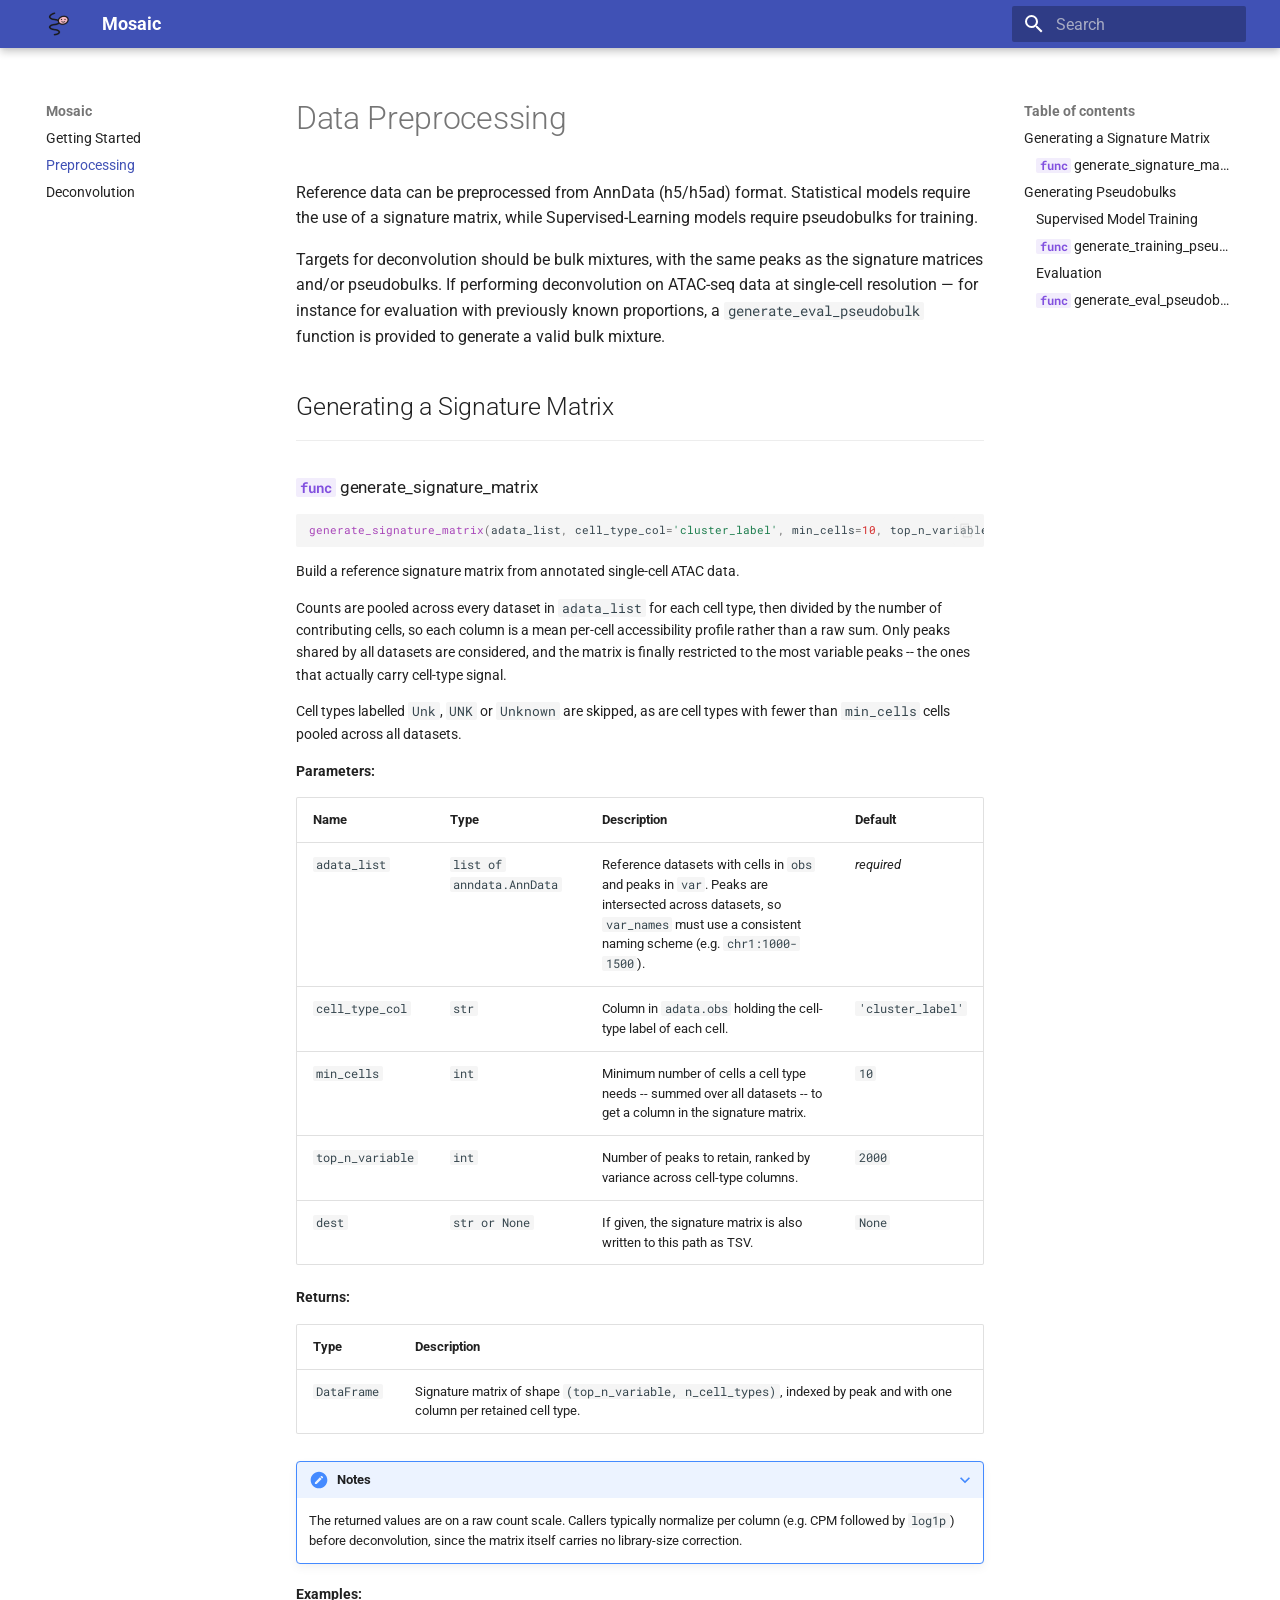
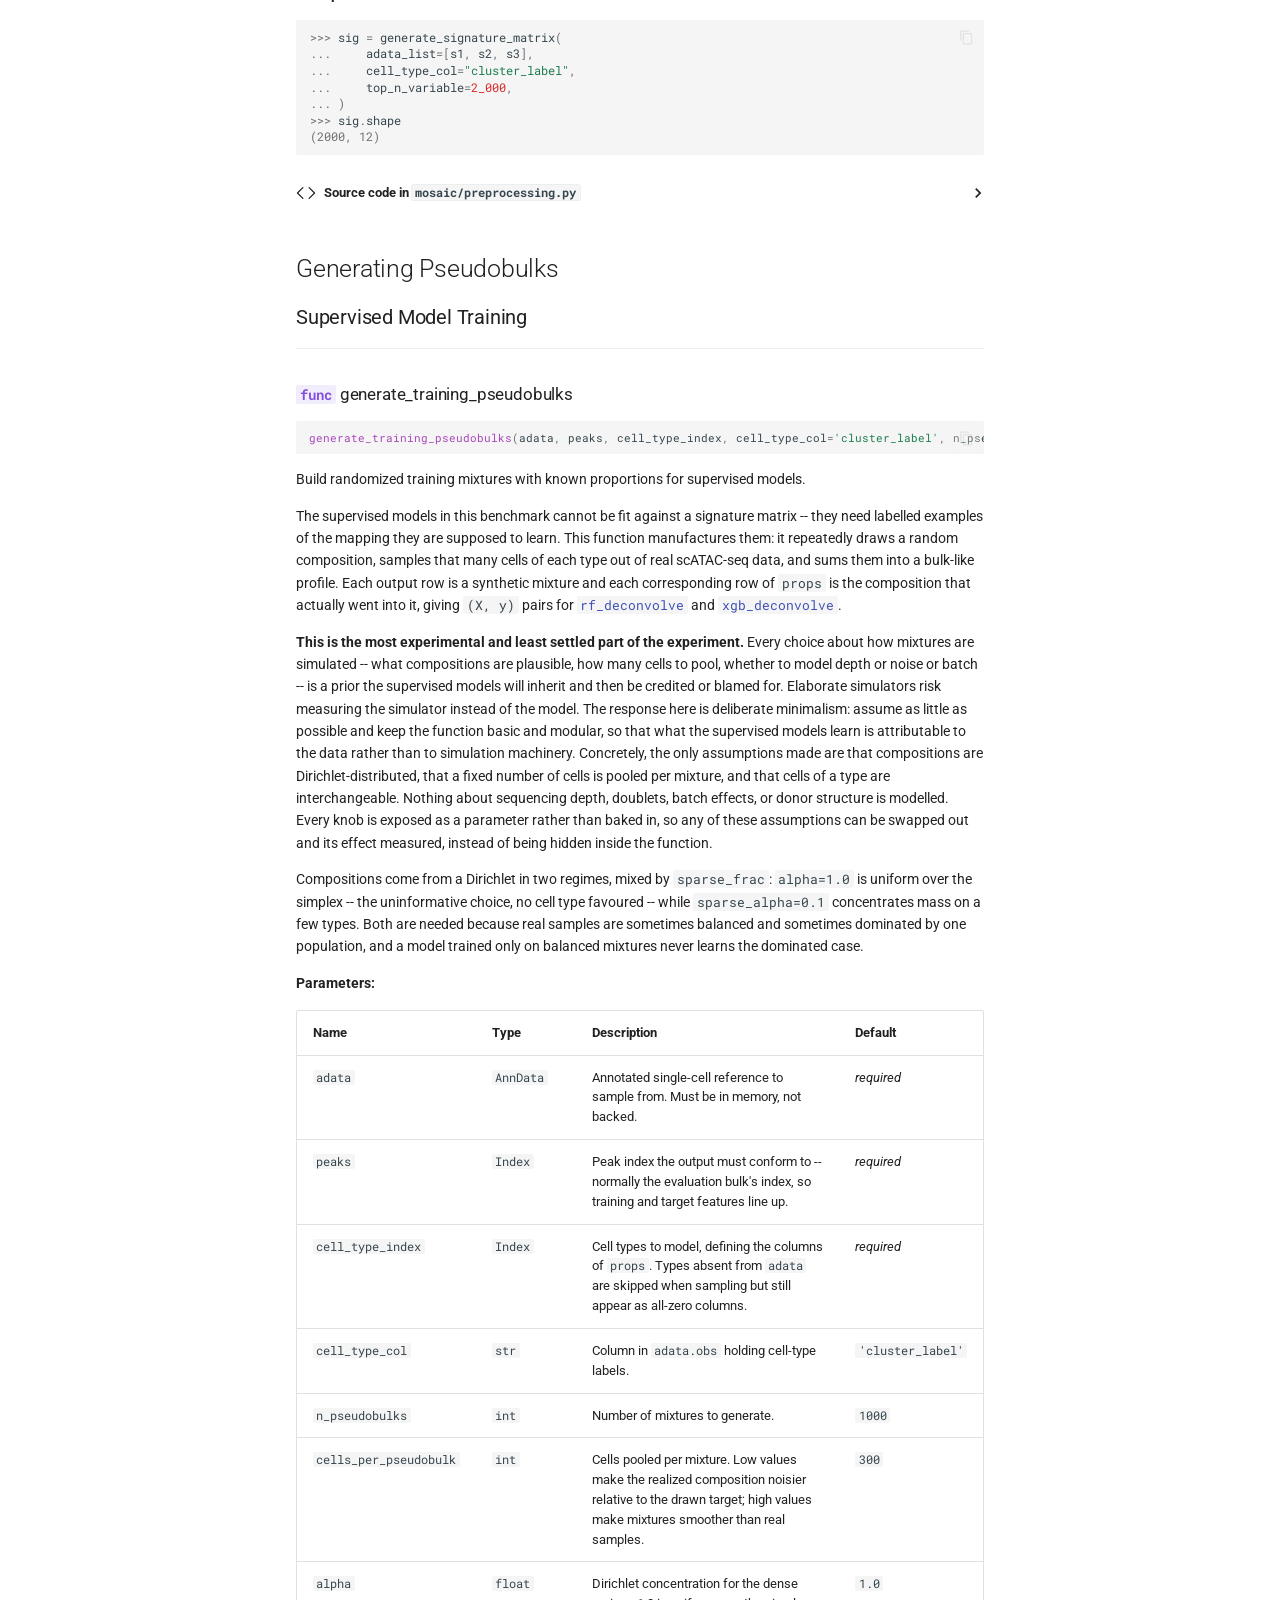
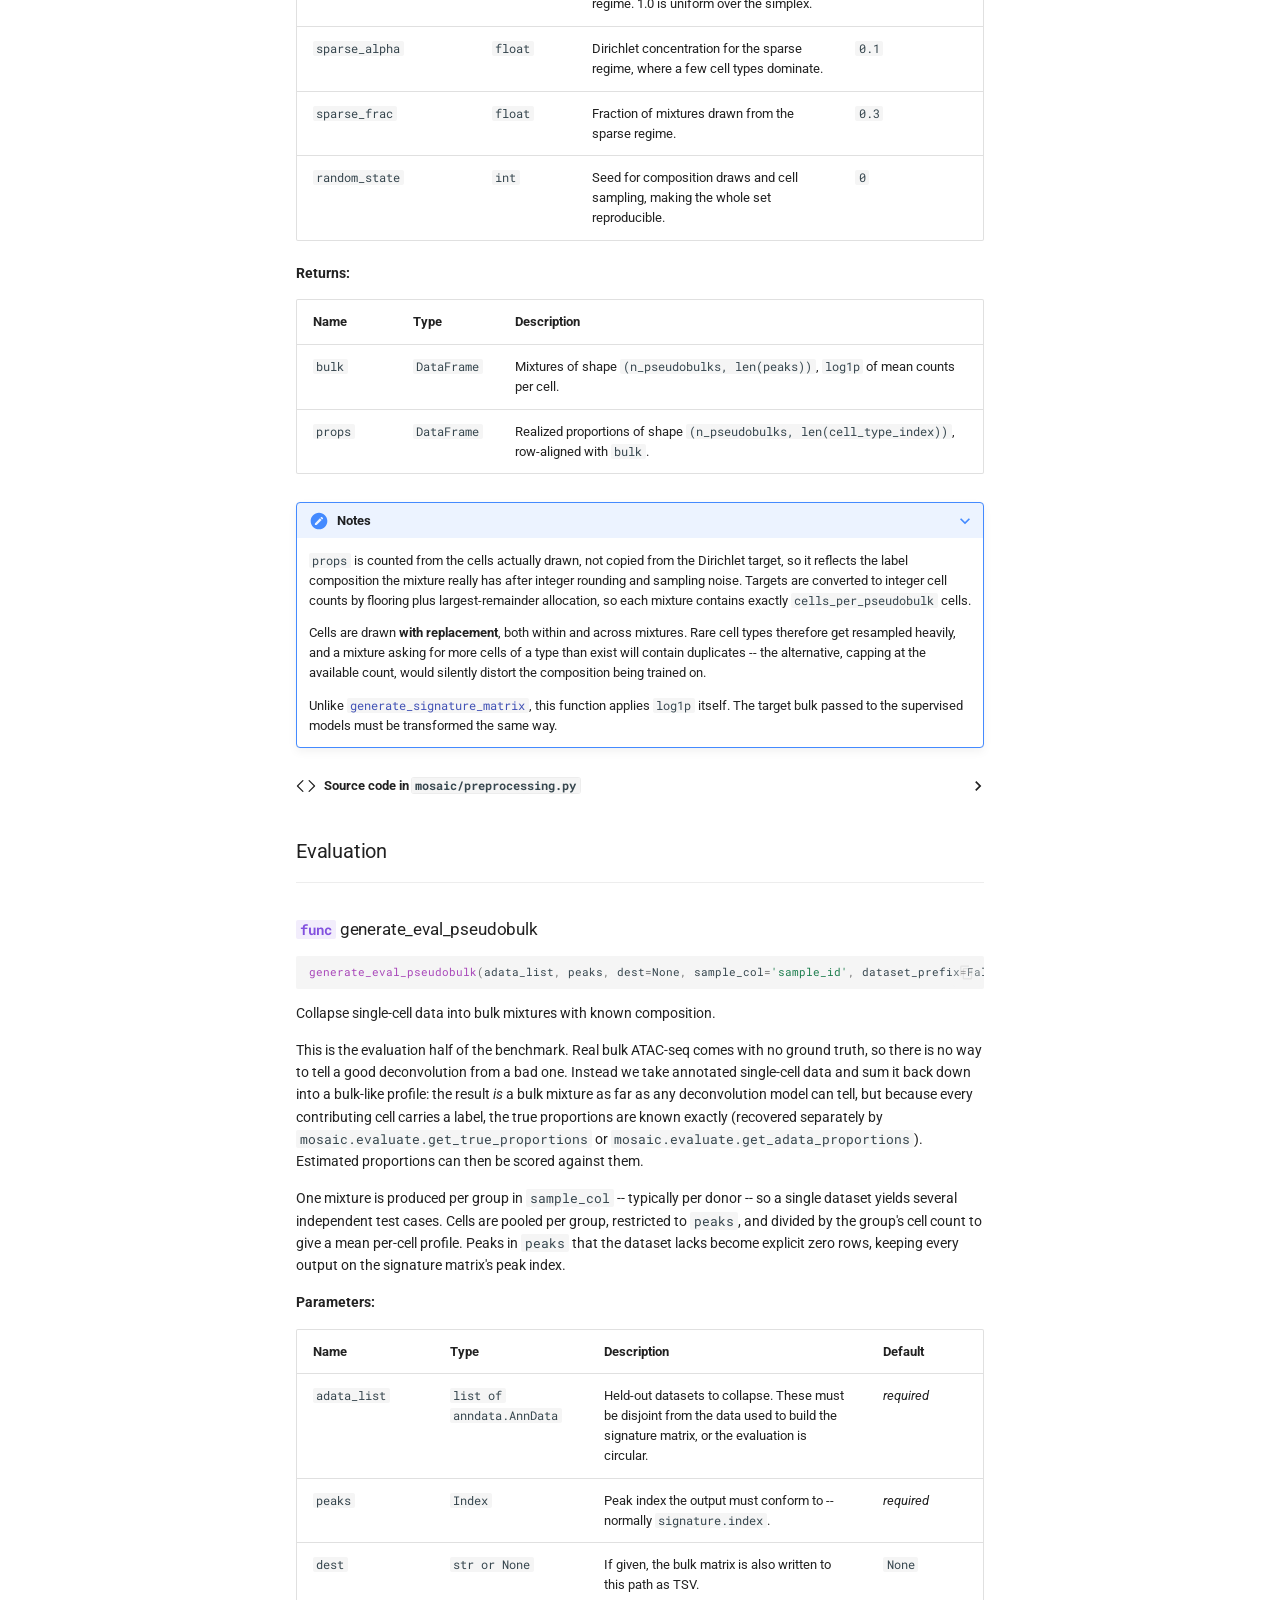
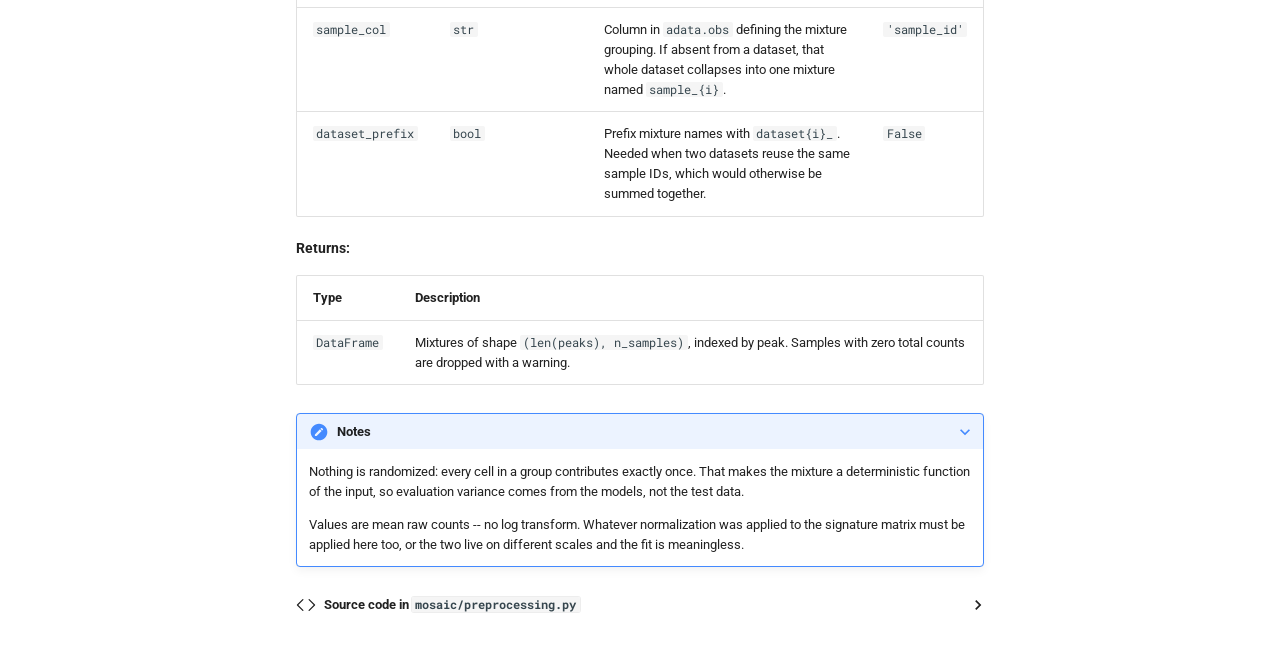
<file: preprocessing/index.html>
<!doctype html>
<html lang="en" class="no-js">
  <head>
    
      <meta charset="utf-8">
      <meta name="viewport" content="width=device-width,initial-scale=1">
      
      
      
      
        <link rel="prev" href="..">
      
      
        <link rel="next" href="../deconvolution/">
      
      
        
      
      
      <link rel="icon" href="../icon.png">
      <meta name="generator" content="mkdocs-1.6.1, mkdocs-material-9.7.6">
    
    
      
        <title>Preprocessing - Mosaic</title>
      
    
    
      <link rel="stylesheet" href="../assets/stylesheets/main.484c7ddc.min.css">
      
      


    
    
      
    
    
      
        
        
        <link rel="preconnect" href="https://fonts.gstatic.com" crossorigin>
        <link rel="stylesheet" href="https://fonts.googleapis.com/css?family=Roboto:300,300i,400,400i,700,700i%7CRoboto+Mono:400,400i,700,700i&display=fallback">
        <style>:root{--md-text-font:"Roboto";--md-code-font:"Roboto Mono"}</style>
      
    
    
      <link rel="stylesheet" href="../assets/_mkdocstrings.css">
    
      <link rel="stylesheet" href="../stylesheets/api.css">
    
    <script>__md_scope=new URL("..",location),__md_hash=e=>[...e].reduce(((e,_)=>(e<<5)-e+_.charCodeAt(0)),0),__md_get=(e,_=localStorage,t=__md_scope)=>JSON.parse(_.getItem(t.pathname+"."+e)),__md_set=(e,_,t=localStorage,a=__md_scope)=>{try{t.setItem(a.pathname+"."+e,JSON.stringify(_))}catch(e){}}</script>
    
      

    
    
  </head>
  
  
    <body dir="ltr">
  
    
    <input class="md-toggle" data-md-toggle="drawer" type="checkbox" id="__drawer" autocomplete="off">
    <input class="md-toggle" data-md-toggle="search" type="checkbox" id="__search" autocomplete="off">
    <label class="md-overlay" for="__drawer"></label>
    <div data-md-component="skip">
      
        
        <a href="#data-preprocessing" class="md-skip">
          Skip to content
        </a>
      
    </div>
    <div data-md-component="announce">
      
    </div>
    
    
      

  

<header class="md-header md-header--shadow" data-md-component="header">
  <nav class="md-header__inner md-grid" aria-label="Header">
    <a href=".." title="Mosaic" class="md-header__button md-logo" aria-label="Mosaic" data-md-component="logo">
      
  <img src="../icon.png" alt="logo">

    </a>
    <label class="md-header__button md-icon" for="__drawer">
      
      <svg xmlns="http://www.w3.org/2000/svg" viewBox="0 0 24 24"><path d="M3 6h18v2H3zm0 5h18v2H3zm0 5h18v2H3z"/></svg>
    </label>
    <div class="md-header__title" data-md-component="header-title">
      <div class="md-header__ellipsis">
        <div class="md-header__topic">
          <span class="md-ellipsis">
            Mosaic
          </span>
        </div>
        <div class="md-header__topic" data-md-component="header-topic">
          <span class="md-ellipsis">
            
              Preprocessing
            
          </span>
        </div>
      </div>
    </div>
    
    
      <script>var palette=__md_get("__palette");if(palette&&palette.color){if("(prefers-color-scheme)"===palette.color.media){var media=matchMedia("(prefers-color-scheme: light)"),input=document.querySelector(media.matches?"[data-md-color-media='(prefers-color-scheme: light)']":"[data-md-color-media='(prefers-color-scheme: dark)']");palette.color.media=input.getAttribute("data-md-color-media"),palette.color.scheme=input.getAttribute("data-md-color-scheme"),palette.color.primary=input.getAttribute("data-md-color-primary"),palette.color.accent=input.getAttribute("data-md-color-accent")}for(var[key,value]of Object.entries(palette.color))document.body.setAttribute("data-md-color-"+key,value)}</script>
    
    
    
      
      
        <label class="md-header__button md-icon" for="__search">
          
          <svg xmlns="http://www.w3.org/2000/svg" viewBox="0 0 24 24"><path d="M9.5 3A6.5 6.5 0 0 1 16 9.5c0 1.61-.59 3.09-1.56 4.23l.27.27h.79l5 5-1.5 1.5-5-5v-.79l-.27-.27A6.52 6.52 0 0 1 9.5 16 6.5 6.5 0 0 1 3 9.5 6.5 6.5 0 0 1 9.5 3m0 2C7 5 5 7 5 9.5S7 14 9.5 14 14 12 14 9.5 12 5 9.5 5"/></svg>
        </label>
        <div class="md-search" data-md-component="search" role="dialog">
  <label class="md-search__overlay" for="__search"></label>
  <div class="md-search__inner" role="search">
    <form class="md-search__form" name="search">
      <input type="text" class="md-search__input" name="query" aria-label="Search" placeholder="Search" autocapitalize="off" autocorrect="off" autocomplete="off" spellcheck="false" data-md-component="search-query" required>
      <label class="md-search__icon md-icon" for="__search">
        
        <svg xmlns="http://www.w3.org/2000/svg" viewBox="0 0 24 24"><path d="M9.5 3A6.5 6.5 0 0 1 16 9.5c0 1.61-.59 3.09-1.56 4.23l.27.27h.79l5 5-1.5 1.5-5-5v-.79l-.27-.27A6.52 6.52 0 0 1 9.5 16 6.5 6.5 0 0 1 3 9.5 6.5 6.5 0 0 1 9.5 3m0 2C7 5 5 7 5 9.5S7 14 9.5 14 14 12 14 9.5 12 5 9.5 5"/></svg>
        
        <svg xmlns="http://www.w3.org/2000/svg" viewBox="0 0 24 24"><path d="M20 11v2H8l5.5 5.5-1.42 1.42L4.16 12l7.92-7.92L13.5 5.5 8 11z"/></svg>
      </label>
      <nav class="md-search__options" aria-label="Search">
        
        <button type="reset" class="md-search__icon md-icon" title="Clear" aria-label="Clear" tabindex="-1">
          
          <svg xmlns="http://www.w3.org/2000/svg" viewBox="0 0 24 24"><path d="M19 6.41 17.59 5 12 10.59 6.41 5 5 6.41 10.59 12 5 17.59 6.41 19 12 13.41 17.59 19 19 17.59 13.41 12z"/></svg>
        </button>
      </nav>
      
    </form>
    <div class="md-search__output">
      <div class="md-search__scrollwrap" tabindex="0" data-md-scrollfix>
        <div class="md-search-result" data-md-component="search-result">
          <div class="md-search-result__meta">
            Initializing search
          </div>
          <ol class="md-search-result__list" role="presentation"></ol>
        </div>
      </div>
    </div>
  </div>
</div>
      
    
    
  </nav>
  
</header>
    
    <div class="md-container" data-md-component="container">
      
      
        
          
        
      
      <main class="md-main" data-md-component="main">
        <div class="md-main__inner md-grid">
          
            
              
              <div class="md-sidebar md-sidebar--primary" data-md-component="sidebar" data-md-type="navigation" >
                <div class="md-sidebar__scrollwrap">
                  <div class="md-sidebar__inner">
                    



<nav class="md-nav md-nav--primary" aria-label="Navigation" data-md-level="0">
  <label class="md-nav__title" for="__drawer">
    <a href=".." title="Mosaic" class="md-nav__button md-logo" aria-label="Mosaic" data-md-component="logo">
      
  <img src="../icon.png" alt="logo">

    </a>
    Mosaic
  </label>
  
  <ul class="md-nav__list" data-md-scrollfix>
    
      
      
  
  
  
  
    <li class="md-nav__item">
      <a href=".." class="md-nav__link">
        
  
  
  <span class="md-ellipsis">
    
  
    Getting Started
  

    
  </span>
  
  

      </a>
    </li>
  

    
      
      
  
  
    
  
  
  
    <li class="md-nav__item md-nav__item--active">
      
      <input class="md-nav__toggle md-toggle" type="checkbox" id="__toc">
      
      
        
      
      
        <label class="md-nav__link md-nav__link--active" for="__toc">
          
  
  
  <span class="md-ellipsis">
    
  
    Preprocessing
  

    
  </span>
  
  

          <span class="md-nav__icon md-icon"></span>
        </label>
      
      <a href="./" class="md-nav__link md-nav__link--active">
        
  
  
  <span class="md-ellipsis">
    
  
    Preprocessing
  

    
  </span>
  
  

      </a>
      
        

<nav class="md-nav md-nav--secondary" aria-label="Table of contents">
  
  
  
    
  
  
    <label class="md-nav__title" for="__toc">
      <span class="md-nav__icon md-icon"></span>
      Table of contents
    </label>
    <ul class="md-nav__list" data-md-component="toc" data-md-scrollfix>
      
        <li class="md-nav__item">
  <a href="#generating-a-signature-matrix" class="md-nav__link">
    <span class="md-ellipsis">
      
        Generating a Signature Matrix
      
    </span>
  </a>
  
    <nav class="md-nav" aria-label="Generating a Signature Matrix">
      <ul class="md-nav__list">
        
          <li class="md-nav__item">
  <a href="#mosaic.preprocessing.generate_signature_matrix" class="md-nav__link">
    <span class="md-ellipsis">
      
        <code class="doc-symbol doc-symbol-toc doc-symbol-function"></code>&nbsp;generate_signature_matrix
      
    </span>
  </a>
  
</li>
        
      </ul>
    </nav>
  
</li>
      
        <li class="md-nav__item">
  <a href="#generating-pseudobulks" class="md-nav__link">
    <span class="md-ellipsis">
      
        Generating Pseudobulks
      
    </span>
  </a>
  
    <nav class="md-nav" aria-label="Generating Pseudobulks">
      <ul class="md-nav__list">
        
          <li class="md-nav__item">
  <a href="#supervised-model-training" class="md-nav__link">
    <span class="md-ellipsis">
      
        Supervised Model Training
      
    </span>
  </a>
  
</li>
        
          <li class="md-nav__item">
  <a href="#mosaic.preprocessing.generate_training_pseudobulks" class="md-nav__link">
    <span class="md-ellipsis">
      
        <code class="doc-symbol doc-symbol-toc doc-symbol-function"></code>&nbsp;generate_training_pseudobulks
      
    </span>
  </a>
  
</li>
        
          <li class="md-nav__item">
  <a href="#evaluation" class="md-nav__link">
    <span class="md-ellipsis">
      
        Evaluation
      
    </span>
  </a>
  
</li>
        
          <li class="md-nav__item">
  <a href="#mosaic.preprocessing.generate_eval_pseudobulk" class="md-nav__link">
    <span class="md-ellipsis">
      
        <code class="doc-symbol doc-symbol-toc doc-symbol-function"></code>&nbsp;generate_eval_pseudobulk
      
    </span>
  </a>
  
</li>
        
      </ul>
    </nav>
  
</li>
      
    </ul>
  
</nav>
      
    </li>
  

    
      
      
  
  
  
  
    <li class="md-nav__item">
      <a href="../deconvolution/" class="md-nav__link">
        
  
  
  <span class="md-ellipsis">
    
  
    Deconvolution
  

    
  </span>
  
  

      </a>
    </li>
  

    
  </ul>
</nav>
                  </div>
                </div>
              </div>
            
            
              
              <div class="md-sidebar md-sidebar--secondary" data-md-component="sidebar" data-md-type="toc" >
                <div class="md-sidebar__scrollwrap">
                  <div class="md-sidebar__inner">
                    

<nav class="md-nav md-nav--secondary" aria-label="Table of contents">
  
  
  
    
  
  
    <label class="md-nav__title" for="__toc">
      <span class="md-nav__icon md-icon"></span>
      Table of contents
    </label>
    <ul class="md-nav__list" data-md-component="toc" data-md-scrollfix>
      
        <li class="md-nav__item">
  <a href="#generating-a-signature-matrix" class="md-nav__link">
    <span class="md-ellipsis">
      
        Generating a Signature Matrix
      
    </span>
  </a>
  
    <nav class="md-nav" aria-label="Generating a Signature Matrix">
      <ul class="md-nav__list">
        
          <li class="md-nav__item">
  <a href="#mosaic.preprocessing.generate_signature_matrix" class="md-nav__link">
    <span class="md-ellipsis">
      
        <code class="doc-symbol doc-symbol-toc doc-symbol-function"></code>&nbsp;generate_signature_matrix
      
    </span>
  </a>
  
</li>
        
      </ul>
    </nav>
  
</li>
      
        <li class="md-nav__item">
  <a href="#generating-pseudobulks" class="md-nav__link">
    <span class="md-ellipsis">
      
        Generating Pseudobulks
      
    </span>
  </a>
  
    <nav class="md-nav" aria-label="Generating Pseudobulks">
      <ul class="md-nav__list">
        
          <li class="md-nav__item">
  <a href="#supervised-model-training" class="md-nav__link">
    <span class="md-ellipsis">
      
        Supervised Model Training
      
    </span>
  </a>
  
</li>
        
          <li class="md-nav__item">
  <a href="#mosaic.preprocessing.generate_training_pseudobulks" class="md-nav__link">
    <span class="md-ellipsis">
      
        <code class="doc-symbol doc-symbol-toc doc-symbol-function"></code>&nbsp;generate_training_pseudobulks
      
    </span>
  </a>
  
</li>
        
          <li class="md-nav__item">
  <a href="#evaluation" class="md-nav__link">
    <span class="md-ellipsis">
      
        Evaluation
      
    </span>
  </a>
  
</li>
        
          <li class="md-nav__item">
  <a href="#mosaic.preprocessing.generate_eval_pseudobulk" class="md-nav__link">
    <span class="md-ellipsis">
      
        <code class="doc-symbol doc-symbol-toc doc-symbol-function"></code>&nbsp;generate_eval_pseudobulk
      
    </span>
  </a>
  
</li>
        
      </ul>
    </nav>
  
</li>
      
    </ul>
  
</nav>
                  </div>
                </div>
              </div>
            
          
          
            <div class="md-content" data-md-component="content">
              
              <article class="md-content__inner md-typeset">
                
                  



<h1 id="data-preprocessing">Data Preprocessing</h1>
<p>Reference data can be preprocessed from AnnData (h5/h5ad) format. Statistical models require the use of a signature matrix, while Supervised-Learning models require pseudobulks for training. </p>
<p>Targets for deconvolution should be bulk mixtures, with the same peaks as the signature matrices and/or pseudobulks. If performing deconvolution on ATAC-seq data at single-cell resolution — for instance for evaluation with previously known proportions, a <code>generate_eval_pseudobulk</code> function is provided to generate a valid bulk mixture.</p>
<h2 id="generating-a-signature-matrix">Generating a Signature Matrix</h2>


<div class="doc doc-object doc-function">


<h3 id="mosaic.preprocessing.generate_signature_matrix" class="doc doc-heading">
<code class="doc-symbol doc-symbol-heading doc-symbol-function"></code>            <span class="doc doc-object-name doc-function-name">generate_signature_matrix</span>


</h3>
<div class="doc-signature highlight"><pre><span></span><code><a id="__codelineno-0-1" name="__codelineno-0-1" href="#__codelineno-0-1"></a><span class="nf">generate_signature_matrix</span><span class="p">(</span><span class="n">adata_list</span><span class="p">,</span> <span class="n">cell_type_col</span><span class="o">=</span><span class="s1">&#39;cluster_label&#39;</span><span class="p">,</span> <span class="n">min_cells</span><span class="o">=</span><span class="mi">10</span><span class="p">,</span> <span class="n">top_n_variable</span><span class="o">=</span><span class="mi">2000</span><span class="p">,</span> <span class="n">dest</span><span class="o">=</span><span class="kc">None</span><span class="p">)</span>
</code></pre></div>

    <div class="doc doc-contents first">

        <p>Build a reference signature matrix from annotated single-cell ATAC data.</p>
<p>Counts are pooled across every dataset in <code>adata_list</code> for each cell type,
then divided by the number of contributing cells, so each column is a mean
per-cell accessibility profile rather than a raw sum. Only peaks shared by
all datasets are considered, and the matrix is finally restricted to the
most variable peaks -- the ones that actually carry cell-type signal.</p>
<p>Cell types labelled <code>Unk</code>, <code>UNK</code> or <code>Unknown</code> are skipped, as are cell
types with fewer than <code>min_cells</code> cells pooled across all datasets.</p>


<p><span class="doc-section-title">Parameters:</span></p>
    <table>
      <thead>
        <tr>
          <th>Name</th>
          <th>Type</th>
          <th>Description</th>
          <th>Default</th>
        </tr>
      </thead>
      <tbody>
          <tr class="doc-section-item">
            <td>
                <code>adata_list</code>
            </td>
            <td>
                  <code>list of anndata.AnnData</code>
            </td>
            <td>
              <div class="doc-md-description">
                <p>Reference datasets with cells in <code>obs</code> and peaks in <code>var</code>. Peaks are
intersected across datasets, so <code>var_names</code> must use a consistent
naming scheme (e.g. <code>chr1:1000-1500</code>).</p>
              </div>
            </td>
            <td>
                <em>required</em>
            </td>
          </tr>
          <tr class="doc-section-item">
            <td>
                <code>cell_type_col</code>
            </td>
            <td>
                  <code><span title="str">str</span></code>
            </td>
            <td>
              <div class="doc-md-description">
                <p>Column in <code>adata.obs</code> holding the cell-type label of each cell.</p>
              </div>
            </td>
            <td>
                  <code>&#39;cluster_label&#39;</code>
            </td>
          </tr>
          <tr class="doc-section-item">
            <td>
                <code>min_cells</code>
            </td>
            <td>
                  <code><span title="int">int</span></code>
            </td>
            <td>
              <div class="doc-md-description">
                <p>Minimum number of cells a cell type needs -- summed over all datasets --
to get a column in the signature matrix.</p>
              </div>
            </td>
            <td>
                  <code>10</code>
            </td>
          </tr>
          <tr class="doc-section-item">
            <td>
                <code>top_n_variable</code>
            </td>
            <td>
                  <code><span title="int">int</span></code>
            </td>
            <td>
              <div class="doc-md-description">
                <p>Number of peaks to retain, ranked by variance across cell-type columns.</p>
              </div>
            </td>
            <td>
                  <code>2000</code>
            </td>
          </tr>
          <tr class="doc-section-item">
            <td>
                <code>dest</code>
            </td>
            <td>
                  <code><span title="str">str</span> or None</code>
            </td>
            <td>
              <div class="doc-md-description">
                <p>If given, the signature matrix is also written to this path as TSV.</p>
              </div>
            </td>
            <td>
                  <code>None</code>
            </td>
          </tr>
      </tbody>
    </table>


    <p><span class="doc-section-title">Returns:</span></p>
    <table>
      <thead>
        <tr>
          <th>Type</th>
          <th>Description</th>
        </tr>
      </thead>
      <tbody>
          <tr class="doc-section-item">
            <td>
                  <code><span title="pandas.DataFrame">DataFrame</span></code>
            </td>
            <td>
              <div class="doc-md-description">
                <p>Signature matrix of shape <code>(top_n_variable, n_cell_types)</code>, indexed by
peak and with one column per retained cell type.</p>
              </div>
            </td>
          </tr>
      </tbody>
    </table>


<details class="note" open>
  <summary>Notes</summary>
  <p>The returned values are on a raw count scale. Callers typically normalize
per column (e.g. CPM followed by <code>log1p</code>) before deconvolution, since the
matrix itself carries no library-size correction.</p>
</details>

<p><span class="doc-section-title">Examples:</span></p>
    <div class="highlight"><pre><span></span><code><a id="__codelineno-0-1" name="__codelineno-0-1" href="#__codelineno-0-1"></a><span class="gp">&gt;&gt;&gt; </span><span class="n">sig</span> <span class="o">=</span> <span class="n">generate_signature_matrix</span><span class="p">(</span>
<a id="__codelineno-0-2" name="__codelineno-0-2" href="#__codelineno-0-2"></a><span class="gp">... </span>    <span class="n">adata_list</span><span class="o">=</span><span class="p">[</span><span class="n">s1</span><span class="p">,</span> <span class="n">s2</span><span class="p">,</span> <span class="n">s3</span><span class="p">],</span>
<a id="__codelineno-0-3" name="__codelineno-0-3" href="#__codelineno-0-3"></a><span class="gp">... </span>    <span class="n">cell_type_col</span><span class="o">=</span><span class="s2">&quot;cluster_label&quot;</span><span class="p">,</span>
<a id="__codelineno-0-4" name="__codelineno-0-4" href="#__codelineno-0-4"></a><span class="gp">... </span>    <span class="n">top_n_variable</span><span class="o">=</span><span class="mi">2_000</span><span class="p">,</span>
<a id="__codelineno-0-5" name="__codelineno-0-5" href="#__codelineno-0-5"></a><span class="gp">... </span><span class="p">)</span>
<a id="__codelineno-0-6" name="__codelineno-0-6" href="#__codelineno-0-6"></a><span class="gp">&gt;&gt;&gt; </span><span class="n">sig</span><span class="o">.</span><span class="n">shape</span>
<a id="__codelineno-0-7" name="__codelineno-0-7" href="#__codelineno-0-7"></a><span class="go">(2000, 12)</span>
</code></pre></div>


            <details class="mkdocstrings-source">
              <summary>Source code in <code>mosaic/preprocessing.py</code></summary>
              <div class="highlight"><table class="highlighttable"><tr><td class="linenos"><div class="linenodiv"><pre><span></span><span class="normal"><a href="#__codelineno-0-10">10</a></span>
<span class="normal"><a href="#__codelineno-0-11">11</a></span>
<span class="normal"><a href="#__codelineno-0-12">12</a></span>
<span class="normal"><a href="#__codelineno-0-13">13</a></span>
<span class="normal"><a href="#__codelineno-0-14">14</a></span>
<span class="normal"><a href="#__codelineno-0-15">15</a></span>
<span class="normal"><a href="#__codelineno-0-16">16</a></span>
<span class="normal"><a href="#__codelineno-0-17">17</a></span>
<span class="normal"><a href="#__codelineno-0-18">18</a></span>
<span class="normal"><a href="#__codelineno-0-19">19</a></span>
<span class="normal"><a href="#__codelineno-0-20">20</a></span>
<span class="normal"><a href="#__codelineno-0-21">21</a></span>
<span class="normal"><a href="#__codelineno-0-22">22</a></span>
<span class="normal"><a href="#__codelineno-0-23">23</a></span>
<span class="normal"><a href="#__codelineno-0-24">24</a></span>
<span class="normal"><a href="#__codelineno-0-25">25</a></span>
<span class="normal"><a href="#__codelineno-0-26">26</a></span>
<span class="normal"><a href="#__codelineno-0-27">27</a></span>
<span class="normal"><a href="#__codelineno-0-28">28</a></span>
<span class="normal"><a href="#__codelineno-0-29">29</a></span>
<span class="normal"><a href="#__codelineno-0-30">30</a></span>
<span class="normal"><a href="#__codelineno-0-31">31</a></span>
<span class="normal"><a href="#__codelineno-0-32">32</a></span>
<span class="normal"><a href="#__codelineno-0-33">33</a></span>
<span class="normal"><a href="#__codelineno-0-34">34</a></span>
<span class="normal"><a href="#__codelineno-0-35">35</a></span>
<span class="normal"><a href="#__codelineno-0-36">36</a></span>
<span class="normal"><a href="#__codelineno-0-37">37</a></span>
<span class="normal"><a href="#__codelineno-0-38">38</a></span>
<span class="normal"><a href="#__codelineno-0-39">39</a></span>
<span class="normal"><a href="#__codelineno-0-40">40</a></span>
<span class="normal"><a href="#__codelineno-0-41">41</a></span>
<span class="normal"><a href="#__codelineno-0-42">42</a></span>
<span class="normal"><a href="#__codelineno-0-43">43</a></span>
<span class="normal"><a href="#__codelineno-0-44">44</a></span>
<span class="normal"><a href="#__codelineno-0-45">45</a></span>
<span class="normal"><a href="#__codelineno-0-46">46</a></span>
<span class="normal"><a href="#__codelineno-0-47">47</a></span>
<span class="normal"><a href="#__codelineno-0-48">48</a></span>
<span class="normal"><a href="#__codelineno-0-49">49</a></span>
<span class="normal"><a href="#__codelineno-0-50">50</a></span>
<span class="normal"><a href="#__codelineno-0-51">51</a></span>
<span class="normal"><a href="#__codelineno-0-52">52</a></span>
<span class="normal"><a href="#__codelineno-0-53">53</a></span>
<span class="normal"><a href="#__codelineno-0-54">54</a></span>
<span class="normal"><a href="#__codelineno-0-55">55</a></span>
<span class="normal"><a href="#__codelineno-0-56">56</a></span>
<span class="normal"><a href="#__codelineno-0-57">57</a></span>
<span class="normal"><a href="#__codelineno-0-58">58</a></span>
<span class="normal"><a href="#__codelineno-0-59">59</a></span>
<span class="normal"><a href="#__codelineno-0-60">60</a></span>
<span class="normal"><a href="#__codelineno-0-61">61</a></span>
<span class="normal"><a href="#__codelineno-0-62">62</a></span>
<span class="normal"><a href="#__codelineno-0-63">63</a></span>
<span class="normal"><a href="#__codelineno-0-64">64</a></span>
<span class="normal"><a href="#__codelineno-0-65">65</a></span>
<span class="normal"><a href="#__codelineno-0-66">66</a></span>
<span class="normal"><a href="#__codelineno-0-67">67</a></span>
<span class="normal"><a href="#__codelineno-0-68">68</a></span>
<span class="normal"><a href="#__codelineno-0-69">69</a></span>
<span class="normal"><a href="#__codelineno-0-70">70</a></span>
<span class="normal"><a href="#__codelineno-0-71">71</a></span>
<span class="normal"><a href="#__codelineno-0-72">72</a></span>
<span class="normal"><a href="#__codelineno-0-73">73</a></span>
<span class="normal"><a href="#__codelineno-0-74">74</a></span>
<span class="normal"><a href="#__codelineno-0-75">75</a></span>
<span class="normal"><a href="#__codelineno-0-76">76</a></span>
<span class="normal"><a href="#__codelineno-0-77">77</a></span>
<span class="normal"><a href="#__codelineno-0-78">78</a></span>
<span class="normal"><a href="#__codelineno-0-79">79</a></span>
<span class="normal"><a href="#__codelineno-0-80">80</a></span>
<span class="normal"><a href="#__codelineno-0-81">81</a></span>
<span class="normal"><a href="#__codelineno-0-82">82</a></span>
<span class="normal"><a href="#__codelineno-0-83">83</a></span>
<span class="normal"><a href="#__codelineno-0-84">84</a></span>
<span class="normal"><a href="#__codelineno-0-85">85</a></span>
<span class="normal"><a href="#__codelineno-0-86">86</a></span>
<span class="normal"><a href="#__codelineno-0-87">87</a></span>
<span class="normal"><a href="#__codelineno-0-88">88</a></span>
<span class="normal"><a href="#__codelineno-0-89">89</a></span>
<span class="normal"><a href="#__codelineno-0-90">90</a></span>
<span class="normal"><a href="#__codelineno-0-91">91</a></span>
<span class="normal"><a href="#__codelineno-0-92">92</a></span>
<span class="normal"><a href="#__codelineno-0-93">93</a></span>
<span class="normal"><a href="#__codelineno-0-94">94</a></span>
<span class="normal"><a href="#__codelineno-0-95">95</a></span></pre></div></td><td class="code"><div><pre><span></span><code><a id="__codelineno-0-10" name="__codelineno-0-10"></a><span class="k">def</span><span class="w"> </span><span class="nf">generate_signature_matrix</span><span class="p">(</span><span class="n">adata_list</span><span class="p">,</span> <span class="n">cell_type_col</span><span class="o">=</span><span class="s1">&#39;cluster_label&#39;</span><span class="p">,</span> <span class="n">min_cells</span><span class="o">=</span><span class="mi">10</span><span class="p">,</span>
<a id="__codelineno-0-11" name="__codelineno-0-11"></a>                              <span class="n">top_n_variable</span><span class="o">=</span><span class="mi">2_000</span><span class="p">,</span> <span class="n">dest</span><span class="o">=</span><span class="kc">None</span><span class="p">):</span>
<a id="__codelineno-0-12" name="__codelineno-0-12"></a><span class="w">    </span><span class="sd">&quot;&quot;&quot;Build a reference signature matrix from annotated single-cell ATAC data.</span>
<a id="__codelineno-0-13" name="__codelineno-0-13"></a>
<a id="__codelineno-0-14" name="__codelineno-0-14"></a><span class="sd">    Counts are pooled across every dataset in ``adata_list`` for each cell type,</span>
<a id="__codelineno-0-15" name="__codelineno-0-15"></a><span class="sd">    then divided by the number of contributing cells, so each column is a mean</span>
<a id="__codelineno-0-16" name="__codelineno-0-16"></a><span class="sd">    per-cell accessibility profile rather than a raw sum. Only peaks shared by</span>
<a id="__codelineno-0-17" name="__codelineno-0-17"></a><span class="sd">    all datasets are considered, and the matrix is finally restricted to the</span>
<a id="__codelineno-0-18" name="__codelineno-0-18"></a><span class="sd">    most variable peaks -- the ones that actually carry cell-type signal.</span>
<a id="__codelineno-0-19" name="__codelineno-0-19"></a>
<a id="__codelineno-0-20" name="__codelineno-0-20"></a><span class="sd">    Cell types labelled ``Unk``, ``UNK`` or ``Unknown`` are skipped, as are cell</span>
<a id="__codelineno-0-21" name="__codelineno-0-21"></a><span class="sd">    types with fewer than ``min_cells`` cells pooled across all datasets.</span>
<a id="__codelineno-0-22" name="__codelineno-0-22"></a>
<a id="__codelineno-0-23" name="__codelineno-0-23"></a><span class="sd">    Parameters</span>
<a id="__codelineno-0-24" name="__codelineno-0-24"></a><span class="sd">    ----------</span>
<a id="__codelineno-0-25" name="__codelineno-0-25"></a><span class="sd">    adata_list : list of anndata.AnnData</span>
<a id="__codelineno-0-26" name="__codelineno-0-26"></a><span class="sd">        Reference datasets with cells in ``obs`` and peaks in ``var``. Peaks are</span>
<a id="__codelineno-0-27" name="__codelineno-0-27"></a><span class="sd">        intersected across datasets, so ``var_names`` must use a consistent</span>
<a id="__codelineno-0-28" name="__codelineno-0-28"></a><span class="sd">        naming scheme (e.g. ``chr1:1000-1500``).</span>
<a id="__codelineno-0-29" name="__codelineno-0-29"></a><span class="sd">    cell_type_col : str, default &#39;cluster_label&#39;</span>
<a id="__codelineno-0-30" name="__codelineno-0-30"></a><span class="sd">        Column in ``adata.obs`` holding the cell-type label of each cell.</span>
<a id="__codelineno-0-31" name="__codelineno-0-31"></a><span class="sd">    min_cells : int, default 10</span>
<a id="__codelineno-0-32" name="__codelineno-0-32"></a><span class="sd">        Minimum number of cells a cell type needs -- summed over all datasets --</span>
<a id="__codelineno-0-33" name="__codelineno-0-33"></a><span class="sd">        to get a column in the signature matrix.</span>
<a id="__codelineno-0-34" name="__codelineno-0-34"></a><span class="sd">    top_n_variable : int, default 2000</span>
<a id="__codelineno-0-35" name="__codelineno-0-35"></a><span class="sd">        Number of peaks to retain, ranked by variance across cell-type columns.</span>
<a id="__codelineno-0-36" name="__codelineno-0-36"></a><span class="sd">    dest : str or None, default None</span>
<a id="__codelineno-0-37" name="__codelineno-0-37"></a><span class="sd">        If given, the signature matrix is also written to this path as TSV.</span>
<a id="__codelineno-0-38" name="__codelineno-0-38"></a>
<a id="__codelineno-0-39" name="__codelineno-0-39"></a><span class="sd">    Returns</span>
<a id="__codelineno-0-40" name="__codelineno-0-40"></a><span class="sd">    -------</span>
<a id="__codelineno-0-41" name="__codelineno-0-41"></a><span class="sd">    pandas.DataFrame</span>
<a id="__codelineno-0-42" name="__codelineno-0-42"></a><span class="sd">        Signature matrix of shape ``(top_n_variable, n_cell_types)``, indexed by</span>
<a id="__codelineno-0-43" name="__codelineno-0-43"></a><span class="sd">        peak and with one column per retained cell type.</span>
<a id="__codelineno-0-44" name="__codelineno-0-44"></a>
<a id="__codelineno-0-45" name="__codelineno-0-45"></a><span class="sd">    Notes</span>
<a id="__codelineno-0-46" name="__codelineno-0-46"></a><span class="sd">    -----</span>
<a id="__codelineno-0-47" name="__codelineno-0-47"></a><span class="sd">    The returned values are on a raw count scale. Callers typically normalize</span>
<a id="__codelineno-0-48" name="__codelineno-0-48"></a><span class="sd">    per column (e.g. CPM followed by ``log1p``) before deconvolution, since the</span>
<a id="__codelineno-0-49" name="__codelineno-0-49"></a><span class="sd">    matrix itself carries no library-size correction.</span>
<a id="__codelineno-0-50" name="__codelineno-0-50"></a>
<a id="__codelineno-0-51" name="__codelineno-0-51"></a><span class="sd">    Examples</span>
<a id="__codelineno-0-52" name="__codelineno-0-52"></a><span class="sd">    --------</span>
<a id="__codelineno-0-53" name="__codelineno-0-53"></a><span class="sd">    &gt;&gt;&gt; sig = generate_signature_matrix(</span>
<a id="__codelineno-0-54" name="__codelineno-0-54"></a><span class="sd">    ...     adata_list=[s1, s2, s3],</span>
<a id="__codelineno-0-55" name="__codelineno-0-55"></a><span class="sd">    ...     cell_type_col=&quot;cluster_label&quot;,</span>
<a id="__codelineno-0-56" name="__codelineno-0-56"></a><span class="sd">    ...     top_n_variable=2_000,</span>
<a id="__codelineno-0-57" name="__codelineno-0-57"></a><span class="sd">    ... )</span>
<a id="__codelineno-0-58" name="__codelineno-0-58"></a><span class="sd">    &gt;&gt;&gt; sig.shape</span>
<a id="__codelineno-0-59" name="__codelineno-0-59"></a><span class="sd">    (2000, 12)</span>
<a id="__codelineno-0-60" name="__codelineno-0-60"></a><span class="sd">    &quot;&quot;&quot;</span>
<a id="__codelineno-0-61" name="__codelineno-0-61"></a>    <span class="n">common_peaks</span> <span class="o">=</span> <span class="n">adata_list</span><span class="p">[</span><span class="mi">0</span><span class="p">]</span><span class="o">.</span><span class="n">var_names</span>
<a id="__codelineno-0-62" name="__codelineno-0-62"></a>    <span class="k">for</span> <span class="n">adata</span> <span class="ow">in</span> <span class="n">adata_list</span><span class="p">[</span><span class="mi">1</span><span class="p">:]:</span>
<a id="__codelineno-0-63" name="__codelineno-0-63"></a>        <span class="n">common_peaks</span> <span class="o">=</span> <span class="n">common_peaks</span><span class="o">.</span><span class="n">intersection</span><span class="p">(</span><span class="n">adata</span><span class="o">.</span><span class="n">var_names</span><span class="p">)</span>
<a id="__codelineno-0-64" name="__codelineno-0-64"></a>    <span class="nb">print</span><span class="p">(</span><span class="sa">f</span><span class="s2">&quot;Found </span><span class="si">{</span><span class="nb">len</span><span class="p">(</span><span class="n">common_peaks</span><span class="p">)</span><span class="si">}</span><span class="s2"> common peaks.&quot;</span><span class="p">)</span>
<a id="__codelineno-0-65" name="__codelineno-0-65"></a>
<a id="__codelineno-0-66" name="__codelineno-0-66"></a>    <span class="n">ct_sums</span> <span class="o">=</span> <span class="p">{}</span>
<a id="__codelineno-0-67" name="__codelineno-0-67"></a>    <span class="n">ct_counts</span> <span class="o">=</span> <span class="p">{}</span>
<a id="__codelineno-0-68" name="__codelineno-0-68"></a>
<a id="__codelineno-0-69" name="__codelineno-0-69"></a>    <span class="k">for</span> <span class="n">i</span><span class="p">,</span> <span class="n">adata</span> <span class="ow">in</span> <span class="nb">enumerate</span><span class="p">(</span><span class="n">adata_list</span><span class="p">):</span>
<a id="__codelineno-0-70" name="__codelineno-0-70"></a>        <span class="nb">print</span><span class="p">(</span><span class="sa">f</span><span class="s2">&quot;Processing dataset </span><span class="si">{</span><span class="n">i</span><span class="o">+</span><span class="mi">1</span><span class="si">}</span><span class="s2">/</span><span class="si">{</span><span class="nb">len</span><span class="p">(</span><span class="n">adata_list</span><span class="p">)</span><span class="si">}</span><span class="s2">...&quot;</span><span class="p">)</span>
<a id="__codelineno-0-71" name="__codelineno-0-71"></a>        <span class="k">for</span> <span class="n">ct</span> <span class="ow">in</span> <span class="n">adata</span><span class="o">.</span><span class="n">obs</span><span class="p">[</span><span class="n">cell_type_col</span><span class="p">]</span><span class="o">.</span><span class="n">dropna</span><span class="p">()</span><span class="o">.</span><span class="n">unique</span><span class="p">():</span>
<a id="__codelineno-0-72" name="__codelineno-0-72"></a>            <span class="k">if</span> <span class="n">ct</span> <span class="ow">in</span> <span class="p">(</span><span class="s2">&quot;Unk&quot;</span><span class="p">,</span> <span class="s2">&quot;UNK&quot;</span><span class="p">,</span> <span class="s2">&quot;Unknown&quot;</span><span class="p">):</span>
<a id="__codelineno-0-73" name="__codelineno-0-73"></a>                <span class="k">continue</span>
<a id="__codelineno-0-74" name="__codelineno-0-74"></a>            <span class="n">mask</span> <span class="o">=</span> <span class="n">adata</span><span class="o">.</span><span class="n">obs</span><span class="p">[</span><span class="n">cell_type_col</span><span class="p">]</span> <span class="o">==</span> <span class="n">ct</span>
<a id="__codelineno-0-75" name="__codelineno-0-75"></a>            <span class="n">subset</span> <span class="o">=</span> <span class="n">adata</span><span class="p">[</span><span class="n">mask</span><span class="p">,</span> <span class="n">common_peaks</span><span class="p">]</span>
<a id="__codelineno-0-76" name="__codelineno-0-76"></a>            <span class="n">X_sum</span> <span class="o">=</span> <span class="n">np</span><span class="o">.</span><span class="n">asarray</span><span class="p">(</span><span class="n">subset</span><span class="o">.</span><span class="n">X</span><span class="o">.</span><span class="n">sum</span><span class="p">(</span><span class="n">axis</span><span class="o">=</span><span class="mi">0</span><span class="p">))</span><span class="o">.</span><span class="n">flatten</span><span class="p">()</span>
<a id="__codelineno-0-77" name="__codelineno-0-77"></a>            <span class="n">ct_sums</span><span class="p">[</span><span class="n">ct</span><span class="p">]</span> <span class="o">=</span> <span class="n">ct_sums</span><span class="o">.</span><span class="n">get</span><span class="p">(</span><span class="n">ct</span><span class="p">,</span> <span class="n">np</span><span class="o">.</span><span class="n">zeros</span><span class="p">(</span><span class="nb">len</span><span class="p">(</span><span class="n">common_peaks</span><span class="p">)))</span> <span class="o">+</span> <span class="n">X_sum</span>
<a id="__codelineno-0-78" name="__codelineno-0-78"></a>            <span class="n">ct_counts</span><span class="p">[</span><span class="n">ct</span><span class="p">]</span> <span class="o">=</span> <span class="n">ct_counts</span><span class="o">.</span><span class="n">get</span><span class="p">(</span><span class="n">ct</span><span class="p">,</span> <span class="mi">0</span><span class="p">)</span> <span class="o">+</span> <span class="n">subset</span><span class="o">.</span><span class="n">n_obs</span>
<a id="__codelineno-0-79" name="__codelineno-0-79"></a>
<a id="__codelineno-0-80" name="__codelineno-0-80"></a>    <span class="n">signature</span> <span class="o">=</span> <span class="n">pd</span><span class="o">.</span><span class="n">DataFrame</span><span class="p">(</span><span class="n">index</span><span class="o">=</span><span class="n">common_peaks</span><span class="p">)</span>
<a id="__codelineno-0-81" name="__codelineno-0-81"></a>    <span class="k">for</span> <span class="n">ct</span><span class="p">,</span> <span class="n">counts_sum</span> <span class="ow">in</span> <span class="n">ct_sums</span><span class="o">.</span><span class="n">items</span><span class="p">():</span>
<a id="__codelineno-0-82" name="__codelineno-0-82"></a>        <span class="k">if</span> <span class="n">ct_counts</span><span class="p">[</span><span class="n">ct</span><span class="p">]</span> <span class="o">&lt;</span> <span class="n">min_cells</span><span class="p">:</span>
<a id="__codelineno-0-83" name="__codelineno-0-83"></a>            <span class="nb">print</span><span class="p">(</span><span class="sa">f</span><span class="s2">&quot;Skipping &#39;</span><span class="si">{</span><span class="n">ct</span><span class="si">}</span><span class="s2">&#39;: </span><span class="si">{</span><span class="n">ct_counts</span><span class="p">[</span><span class="n">ct</span><span class="p">]</span><span class="si">}</span><span class="s2"> cells &lt; </span><span class="si">{</span><span class="n">min_cells</span><span class="si">}</span><span class="s2"> minimum.&quot;</span><span class="p">)</span>
<a id="__codelineno-0-84" name="__codelineno-0-84"></a>            <span class="k">continue</span>
<a id="__codelineno-0-85" name="__codelineno-0-85"></a>
<a id="__codelineno-0-86" name="__codelineno-0-86"></a>        <span class="n">signature</span><span class="p">[</span><span class="n">ct</span><span class="p">]</span> <span class="o">=</span> <span class="n">counts_sum</span> <span class="o">/</span> <span class="n">ct_counts</span><span class="p">[</span><span class="n">ct</span><span class="p">]</span>
<a id="__codelineno-0-87" name="__codelineno-0-87"></a>
<a id="__codelineno-0-88" name="__codelineno-0-88"></a>
<a id="__codelineno-0-89" name="__codelineno-0-89"></a>    <span class="n">peak_vars</span> <span class="o">=</span> <span class="n">signature</span><span class="o">.</span><span class="n">var</span><span class="p">(</span><span class="n">axis</span><span class="o">=</span><span class="mi">1</span><span class="p">)</span>
<a id="__codelineno-0-90" name="__codelineno-0-90"></a>    <span class="n">signature</span> <span class="o">=</span> <span class="n">signature</span><span class="o">.</span><span class="n">loc</span><span class="p">[</span><span class="n">peak_vars</span><span class="o">.</span><span class="n">nlargest</span><span class="p">(</span><span class="n">top_n_variable</span><span class="p">)</span><span class="o">.</span><span class="n">index</span><span class="p">]</span>
<a id="__codelineno-0-91" name="__codelineno-0-91"></a>    <span class="nb">print</span><span class="p">(</span><span class="sa">f</span><span class="s2">&quot;Retained </span><span class="si">{</span><span class="nb">len</span><span class="p">(</span><span class="n">signature</span><span class="p">)</span><span class="si">}</span><span class="s2"> variable peaks.&quot;</span><span class="p">)</span>
<a id="__codelineno-0-92" name="__codelineno-0-92"></a>
<a id="__codelineno-0-93" name="__codelineno-0-93"></a>    <span class="k">if</span> <span class="n">dest</span><span class="p">:</span>
<a id="__codelineno-0-94" name="__codelineno-0-94"></a>        <span class="n">signature</span><span class="o">.</span><span class="n">to_csv</span><span class="p">(</span><span class="n">dest</span><span class="p">,</span> <span class="n">sep</span><span class="o">=</span><span class="s1">&#39;</span><span class="se">\t</span><span class="s1">&#39;</span><span class="p">)</span>
<a id="__codelineno-0-95" name="__codelineno-0-95"></a>    <span class="k">return</span> <span class="n">signature</span>
</code></pre></div></td></tr></table></div>
            </details>
    </div>

</div><h2 id="generating-pseudobulks">Generating Pseudobulks</h2>
<h3 id="supervised-model-training">Supervised Model Training</h3>


<div class="doc doc-object doc-function">


<h3 id="mosaic.preprocessing.generate_training_pseudobulks" class="doc doc-heading">
<code class="doc-symbol doc-symbol-heading doc-symbol-function"></code>            <span class="doc doc-object-name doc-function-name">generate_training_pseudobulks</span>


</h3>
<div class="doc-signature highlight"><pre><span></span><code><a id="__codelineno-0-1" name="__codelineno-0-1" href="#__codelineno-0-1"></a><span class="nf">generate_training_pseudobulks</span><span class="p">(</span><span class="n">adata</span><span class="p">,</span> <span class="n">peaks</span><span class="p">,</span> <span class="n">cell_type_index</span><span class="p">,</span> <span class="n">cell_type_col</span><span class="o">=</span><span class="s1">&#39;cluster_label&#39;</span><span class="p">,</span> <span class="n">n_pseudobulks</span><span class="o">=</span><span class="mi">1000</span><span class="p">,</span> <span class="n">cells_per_pseudobulk</span><span class="o">=</span><span class="mi">300</span><span class="p">,</span> <span class="n">alpha</span><span class="o">=</span><span class="mf">1.0</span><span class="p">,</span> <span class="n">sparse_alpha</span><span class="o">=</span><span class="mf">0.1</span><span class="p">,</span> <span class="n">sparse_frac</span><span class="o">=</span><span class="mf">0.3</span><span class="p">,</span> <span class="n">random_state</span><span class="o">=</span><span class="mi">0</span><span class="p">)</span> <span class="o">-&gt;</span> <span class="n"><span title="tuple">tuple</span></span><span class="p">[</span><span class="n"><span title="pandas.DataFrame">DataFrame</span></span><span class="p">,</span> <span class="n"><span title="pandas.DataFrame">DataFrame</span></span><span class="p">]</span>
</code></pre></div>

    <div class="doc doc-contents first">

        <p>Build randomized training mixtures with known proportions for supervised models.</p>
<p>The supervised models in this benchmark cannot be fit against a signature
matrix -- they need labelled examples of the mapping they are supposed to
learn. This function manufactures them: it repeatedly draws a random
composition, samples that many cells of each type out of real scATAC-seq data,
and sums them into a bulk-like profile. Each output row is a synthetic mixture
and each corresponding row of <code>props</code> is the composition that actually went
into it, giving <code>(X, y)</code> pairs for
<a class="autorefs autorefs-internal" title="            rf_deconvolve" href="../deconvolution/#mosaic.deconvolve.rf_deconvolve"><code>rf_deconvolve</code></a> and
<a class="autorefs autorefs-internal" title="            xgb_deconvolve" href="../deconvolution/#mosaic.deconvolve.xgb_deconvolve"><code>xgb_deconvolve</code></a>.</p>
<p><strong>This is the most experimental and least settled part of the experiment.</strong>
Every choice about how mixtures are simulated -- what compositions are
plausible, how many cells to pool, whether to model depth or noise or batch --
is a prior the supervised models will inherit and then be credited or blamed
for. Elaborate simulators risk measuring the simulator instead of the model.
The response here is deliberate minimalism: assume as little as possible and
keep the function basic and modular, so that what the supervised models learn
is attributable to the data rather than to simulation machinery. Concretely,
the only assumptions made are that compositions are Dirichlet-distributed, that
a fixed number of cells is pooled per mixture, and that cells of a type are
interchangeable. Nothing about sequencing depth, doublets, batch effects, or
donor structure is modelled. Every knob is exposed as a parameter rather than
baked in, so any of these assumptions can be swapped out and its effect
measured, instead of being hidden inside the function.</p>
<p>Compositions come from a Dirichlet in two regimes, mixed by <code>sparse_frac</code>:
<code>alpha=1.0</code> is uniform over the simplex -- the uninformative choice, no cell
type favoured -- while <code>sparse_alpha=0.1</code> concentrates mass on a few types.
Both are needed because real samples are sometimes balanced and sometimes
dominated by one population, and a model trained only on balanced mixtures
never learns the dominated case.</p>


<p><span class="doc-section-title">Parameters:</span></p>
    <table>
      <thead>
        <tr>
          <th>Name</th>
          <th>Type</th>
          <th>Description</th>
          <th>Default</th>
        </tr>
      </thead>
      <tbody>
          <tr class="doc-section-item">
            <td>
                <code>adata</code>
            </td>
            <td>
                  <code><span title="anndata.AnnData">AnnData</span></code>
            </td>
            <td>
              <div class="doc-md-description">
                <p>Annotated single-cell reference to sample from. Must be in memory, not
backed.</p>
              </div>
            </td>
            <td>
                <em>required</em>
            </td>
          </tr>
          <tr class="doc-section-item">
            <td>
                <code>peaks</code>
            </td>
            <td>
                  <code><span title="pandas.Index">Index</span></code>
            </td>
            <td>
              <div class="doc-md-description">
                <p>Peak index the output must conform to -- normally the evaluation bulk's
index, so training and target features line up.</p>
              </div>
            </td>
            <td>
                <em>required</em>
            </td>
          </tr>
          <tr class="doc-section-item">
            <td>
                <code>cell_type_index</code>
            </td>
            <td>
                  <code><span title="pandas.Index">Index</span></code>
            </td>
            <td>
              <div class="doc-md-description">
                <p>Cell types to model, defining the columns of <code>props</code>. Types absent from
<code>adata</code> are skipped when sampling but still appear as all-zero columns.</p>
              </div>
            </td>
            <td>
                <em>required</em>
            </td>
          </tr>
          <tr class="doc-section-item">
            <td>
                <code>cell_type_col</code>
            </td>
            <td>
                  <code><span title="str">str</span></code>
            </td>
            <td>
              <div class="doc-md-description">
                <p>Column in <code>adata.obs</code> holding cell-type labels.</p>
              </div>
            </td>
            <td>
                  <code>&#39;cluster_label&#39;</code>
            </td>
          </tr>
          <tr class="doc-section-item">
            <td>
                <code>n_pseudobulks</code>
            </td>
            <td>
                  <code><span title="int">int</span></code>
            </td>
            <td>
              <div class="doc-md-description">
                <p>Number of mixtures to generate.</p>
              </div>
            </td>
            <td>
                  <code>1000</code>
            </td>
          </tr>
          <tr class="doc-section-item">
            <td>
                <code>cells_per_pseudobulk</code>
            </td>
            <td>
                  <code><span title="int">int</span></code>
            </td>
            <td>
              <div class="doc-md-description">
                <p>Cells pooled per mixture. Low values make the realized composition noisier
relative to the drawn target; high values make mixtures smoother than real
samples.</p>
              </div>
            </td>
            <td>
                  <code>300</code>
            </td>
          </tr>
          <tr class="doc-section-item">
            <td>
                <code>alpha</code>
            </td>
            <td>
                  <code><span title="float">float</span></code>
            </td>
            <td>
              <div class="doc-md-description">
                <p>Dirichlet concentration for the dense regime. 1.0 is uniform over the
simplex.</p>
              </div>
            </td>
            <td>
                  <code>1.0</code>
            </td>
          </tr>
          <tr class="doc-section-item">
            <td>
                <code>sparse_alpha</code>
            </td>
            <td>
                  <code><span title="float">float</span></code>
            </td>
            <td>
              <div class="doc-md-description">
                <p>Dirichlet concentration for the sparse regime, where a few cell types
dominate.</p>
              </div>
            </td>
            <td>
                  <code>0.1</code>
            </td>
          </tr>
          <tr class="doc-section-item">
            <td>
                <code>sparse_frac</code>
            </td>
            <td>
                  <code><span title="float">float</span></code>
            </td>
            <td>
              <div class="doc-md-description">
                <p>Fraction of mixtures drawn from the sparse regime.</p>
              </div>
            </td>
            <td>
                  <code>0.3</code>
            </td>
          </tr>
          <tr class="doc-section-item">
            <td>
                <code>random_state</code>
            </td>
            <td>
                  <code><span title="int">int</span></code>
            </td>
            <td>
              <div class="doc-md-description">
                <p>Seed for composition draws and cell sampling, making the whole set
reproducible.</p>
              </div>
            </td>
            <td>
                  <code>0</code>
            </td>
          </tr>
      </tbody>
    </table>


    <p><span class="doc-section-title">Returns:</span></p>
    <table>
      <thead>
        <tr>
<th>Name</th>          <th>Type</th>
          <th>Description</th>
        </tr>
      </thead>
      <tbody>
          <tr class="doc-section-item">
<td><code>bulk</code></td>            <td>
                  <code><span title="pandas.DataFrame">DataFrame</span></code>
            </td>
            <td>
              <div class="doc-md-description">
                <p>Mixtures of shape <code>(n_pseudobulks, len(peaks))</code>, <code>log1p</code> of mean counts
per cell.</p>
              </div>
            </td>
          </tr>
          <tr class="doc-section-item">
<td><code>props</code></td>            <td>
                  <code><span title="pandas.DataFrame">DataFrame</span></code>
            </td>
            <td>
              <div class="doc-md-description">
                <p>Realized proportions of shape <code>(n_pseudobulks, len(cell_type_index))</code>,
row-aligned with <code>bulk</code>.</p>
              </div>
            </td>
          </tr>
      </tbody>
    </table>


<details class="note" open>
  <summary>Notes</summary>
  <p><code>props</code> is counted from the cells actually drawn, not copied from the
Dirichlet target, so it reflects the label composition the mixture really has
after integer rounding and sampling noise. Targets are converted to integer
cell counts by flooring plus largest-remainder allocation, so each mixture
contains exactly <code>cells_per_pseudobulk</code> cells.</p>
<p>Cells are drawn <strong>with replacement</strong>, both within and across mixtures. Rare
cell types therefore get resampled heavily, and a mixture asking for more cells
of a type than exist will contain duplicates -- the alternative, capping at the
available count, would silently distort the composition being trained on.</p>
<p>Unlike
<a class="autorefs autorefs-internal" title="            generate_signature_matrix" href="#mosaic.preprocessing.generate_signature_matrix"><code>generate_signature_matrix</code></a>,
this function applies <code>log1p</code> itself. The target bulk passed to the
supervised models must be transformed the same way.</p>
</details>

            <details class="mkdocstrings-source">
              <summary>Source code in <code>mosaic/preprocessing.py</code></summary>
              <div class="highlight"><table class="highlighttable"><tr><td class="linenos"><div class="linenodiv"><pre><span></span><span class="normal"><a href="#__codelineno-0-207">207</a></span>
<span class="normal"><a href="#__codelineno-0-208">208</a></span>
<span class="normal"><a href="#__codelineno-0-209">209</a></span>
<span class="normal"><a href="#__codelineno-0-210">210</a></span>
<span class="normal"><a href="#__codelineno-0-211">211</a></span>
<span class="normal"><a href="#__codelineno-0-212">212</a></span>
<span class="normal"><a href="#__codelineno-0-213">213</a></span>
<span class="normal"><a href="#__codelineno-0-214">214</a></span>
<span class="normal"><a href="#__codelineno-0-215">215</a></span>
<span class="normal"><a href="#__codelineno-0-216">216</a></span>
<span class="normal"><a href="#__codelineno-0-217">217</a></span>
<span class="normal"><a href="#__codelineno-0-218">218</a></span>
<span class="normal"><a href="#__codelineno-0-219">219</a></span>
<span class="normal"><a href="#__codelineno-0-220">220</a></span>
<span class="normal"><a href="#__codelineno-0-221">221</a></span>
<span class="normal"><a href="#__codelineno-0-222">222</a></span>
<span class="normal"><a href="#__codelineno-0-223">223</a></span>
<span class="normal"><a href="#__codelineno-0-224">224</a></span>
<span class="normal"><a href="#__codelineno-0-225">225</a></span>
<span class="normal"><a href="#__codelineno-0-226">226</a></span>
<span class="normal"><a href="#__codelineno-0-227">227</a></span>
<span class="normal"><a href="#__codelineno-0-228">228</a></span>
<span class="normal"><a href="#__codelineno-0-229">229</a></span>
<span class="normal"><a href="#__codelineno-0-230">230</a></span>
<span class="normal"><a href="#__codelineno-0-231">231</a></span>
<span class="normal"><a href="#__codelineno-0-232">232</a></span>
<span class="normal"><a href="#__codelineno-0-233">233</a></span>
<span class="normal"><a href="#__codelineno-0-234">234</a></span>
<span class="normal"><a href="#__codelineno-0-235">235</a></span>
<span class="normal"><a href="#__codelineno-0-236">236</a></span>
<span class="normal"><a href="#__codelineno-0-237">237</a></span>
<span class="normal"><a href="#__codelineno-0-238">238</a></span>
<span class="normal"><a href="#__codelineno-0-239">239</a></span>
<span class="normal"><a href="#__codelineno-0-240">240</a></span>
<span class="normal"><a href="#__codelineno-0-241">241</a></span>
<span class="normal"><a href="#__codelineno-0-242">242</a></span>
<span class="normal"><a href="#__codelineno-0-243">243</a></span>
<span class="normal"><a href="#__codelineno-0-244">244</a></span>
<span class="normal"><a href="#__codelineno-0-245">245</a></span>
<span class="normal"><a href="#__codelineno-0-246">246</a></span>
<span class="normal"><a href="#__codelineno-0-247">247</a></span>
<span class="normal"><a href="#__codelineno-0-248">248</a></span>
<span class="normal"><a href="#__codelineno-0-249">249</a></span>
<span class="normal"><a href="#__codelineno-0-250">250</a></span>
<span class="normal"><a href="#__codelineno-0-251">251</a></span>
<span class="normal"><a href="#__codelineno-0-252">252</a></span>
<span class="normal"><a href="#__codelineno-0-253">253</a></span>
<span class="normal"><a href="#__codelineno-0-254">254</a></span>
<span class="normal"><a href="#__codelineno-0-255">255</a></span>
<span class="normal"><a href="#__codelineno-0-256">256</a></span>
<span class="normal"><a href="#__codelineno-0-257">257</a></span>
<span class="normal"><a href="#__codelineno-0-258">258</a></span>
<span class="normal"><a href="#__codelineno-0-259">259</a></span>
<span class="normal"><a href="#__codelineno-0-260">260</a></span>
<span class="normal"><a href="#__codelineno-0-261">261</a></span>
<span class="normal"><a href="#__codelineno-0-262">262</a></span>
<span class="normal"><a href="#__codelineno-0-263">263</a></span>
<span class="normal"><a href="#__codelineno-0-264">264</a></span>
<span class="normal"><a href="#__codelineno-0-265">265</a></span>
<span class="normal"><a href="#__codelineno-0-266">266</a></span>
<span class="normal"><a href="#__codelineno-0-267">267</a></span>
<span class="normal"><a href="#__codelineno-0-268">268</a></span>
<span class="normal"><a href="#__codelineno-0-269">269</a></span>
<span class="normal"><a href="#__codelineno-0-270">270</a></span>
<span class="normal"><a href="#__codelineno-0-271">271</a></span>
<span class="normal"><a href="#__codelineno-0-272">272</a></span>
<span class="normal"><a href="#__codelineno-0-273">273</a></span>
<span class="normal"><a href="#__codelineno-0-274">274</a></span>
<span class="normal"><a href="#__codelineno-0-275">275</a></span>
<span class="normal"><a href="#__codelineno-0-276">276</a></span>
<span class="normal"><a href="#__codelineno-0-277">277</a></span>
<span class="normal"><a href="#__codelineno-0-278">278</a></span>
<span class="normal"><a href="#__codelineno-0-279">279</a></span>
<span class="normal"><a href="#__codelineno-0-280">280</a></span>
<span class="normal"><a href="#__codelineno-0-281">281</a></span>
<span class="normal"><a href="#__codelineno-0-282">282</a></span>
<span class="normal"><a href="#__codelineno-0-283">283</a></span>
<span class="normal"><a href="#__codelineno-0-284">284</a></span>
<span class="normal"><a href="#__codelineno-0-285">285</a></span>
<span class="normal"><a href="#__codelineno-0-286">286</a></span>
<span class="normal"><a href="#__codelineno-0-287">287</a></span>
<span class="normal"><a href="#__codelineno-0-288">288</a></span>
<span class="normal"><a href="#__codelineno-0-289">289</a></span>
<span class="normal"><a href="#__codelineno-0-290">290</a></span>
<span class="normal"><a href="#__codelineno-0-291">291</a></span>
<span class="normal"><a href="#__codelineno-0-292">292</a></span>
<span class="normal"><a href="#__codelineno-0-293">293</a></span>
<span class="normal"><a href="#__codelineno-0-294">294</a></span>
<span class="normal"><a href="#__codelineno-0-295">295</a></span>
<span class="normal"><a href="#__codelineno-0-296">296</a></span>
<span class="normal"><a href="#__codelineno-0-297">297</a></span>
<span class="normal"><a href="#__codelineno-0-298">298</a></span>
<span class="normal"><a href="#__codelineno-0-299">299</a></span>
<span class="normal"><a href="#__codelineno-0-300">300</a></span>
<span class="normal"><a href="#__codelineno-0-301">301</a></span>
<span class="normal"><a href="#__codelineno-0-302">302</a></span>
<span class="normal"><a href="#__codelineno-0-303">303</a></span>
<span class="normal"><a href="#__codelineno-0-304">304</a></span>
<span class="normal"><a href="#__codelineno-0-305">305</a></span>
<span class="normal"><a href="#__codelineno-0-306">306</a></span>
<span class="normal"><a href="#__codelineno-0-307">307</a></span>
<span class="normal"><a href="#__codelineno-0-308">308</a></span>
<span class="normal"><a href="#__codelineno-0-309">309</a></span>
<span class="normal"><a href="#__codelineno-0-310">310</a></span>
<span class="normal"><a href="#__codelineno-0-311">311</a></span>
<span class="normal"><a href="#__codelineno-0-312">312</a></span>
<span class="normal"><a href="#__codelineno-0-313">313</a></span>
<span class="normal"><a href="#__codelineno-0-314">314</a></span>
<span class="normal"><a href="#__codelineno-0-315">315</a></span>
<span class="normal"><a href="#__codelineno-0-316">316</a></span>
<span class="normal"><a href="#__codelineno-0-317">317</a></span>
<span class="normal"><a href="#__codelineno-0-318">318</a></span>
<span class="normal"><a href="#__codelineno-0-319">319</a></span>
<span class="normal"><a href="#__codelineno-0-320">320</a></span>
<span class="normal"><a href="#__codelineno-0-321">321</a></span>
<span class="normal"><a href="#__codelineno-0-322">322</a></span>
<span class="normal"><a href="#__codelineno-0-323">323</a></span>
<span class="normal"><a href="#__codelineno-0-324">324</a></span>
<span class="normal"><a href="#__codelineno-0-325">325</a></span>
<span class="normal"><a href="#__codelineno-0-326">326</a></span>
<span class="normal"><a href="#__codelineno-0-327">327</a></span>
<span class="normal"><a href="#__codelineno-0-328">328</a></span>
<span class="normal"><a href="#__codelineno-0-329">329</a></span>
<span class="normal"><a href="#__codelineno-0-330">330</a></span>
<span class="normal"><a href="#__codelineno-0-331">331</a></span>
<span class="normal"><a href="#__codelineno-0-332">332</a></span>
<span class="normal"><a href="#__codelineno-0-333">333</a></span>
<span class="normal"><a href="#__codelineno-0-334">334</a></span>
<span class="normal"><a href="#__codelineno-0-335">335</a></span>
<span class="normal"><a href="#__codelineno-0-336">336</a></span>
<span class="normal"><a href="#__codelineno-0-337">337</a></span>
<span class="normal"><a href="#__codelineno-0-338">338</a></span>
<span class="normal"><a href="#__codelineno-0-339">339</a></span>
<span class="normal"><a href="#__codelineno-0-340">340</a></span>
<span class="normal"><a href="#__codelineno-0-341">341</a></span>
<span class="normal"><a href="#__codelineno-0-342">342</a></span>
<span class="normal"><a href="#__codelineno-0-343">343</a></span>
<span class="normal"><a href="#__codelineno-0-344">344</a></span>
<span class="normal"><a href="#__codelineno-0-345">345</a></span>
<span class="normal"><a href="#__codelineno-0-346">346</a></span>
<span class="normal"><a href="#__codelineno-0-347">347</a></span>
<span class="normal"><a href="#__codelineno-0-348">348</a></span>
<span class="normal"><a href="#__codelineno-0-349">349</a></span>
<span class="normal"><a href="#__codelineno-0-350">350</a></span>
<span class="normal"><a href="#__codelineno-0-351">351</a></span>
<span class="normal"><a href="#__codelineno-0-352">352</a></span>
<span class="normal"><a href="#__codelineno-0-353">353</a></span></pre></div></td><td class="code"><div><pre><span></span><code><a id="__codelineno-0-207" name="__codelineno-0-207"></a><span class="k">def</span><span class="w"> </span><span class="nf">generate_training_pseudobulks</span><span class="p">(</span><span class="n">adata</span><span class="p">,</span> <span class="n">peaks</span><span class="p">,</span> <span class="n">cell_type_index</span><span class="p">,</span> <span class="n">cell_type_col</span><span class="o">=</span><span class="s2">&quot;cluster_label&quot;</span><span class="p">,</span>
<a id="__codelineno-0-208" name="__codelineno-0-208"></a>                                   <span class="n">n_pseudobulks</span><span class="o">=</span><span class="mi">1000</span><span class="p">,</span> <span class="n">cells_per_pseudobulk</span><span class="o">=</span><span class="mi">300</span><span class="p">,</span>
<a id="__codelineno-0-209" name="__codelineno-0-209"></a>                                   <span class="n">alpha</span><span class="o">=</span><span class="mf">1.0</span><span class="p">,</span> <span class="n">sparse_alpha</span><span class="o">=</span><span class="mf">0.1</span><span class="p">,</span> <span class="n">sparse_frac</span><span class="o">=</span><span class="mf">0.3</span><span class="p">,</span> <span class="n">random_state</span><span class="o">=</span><span class="mi">0</span><span class="p">)</span> <span class="o">-&gt;</span> <span class="nb">tuple</span><span class="p">[</span><span class="n">pd</span><span class="o">.</span><span class="n">DataFrame</span><span class="p">,</span> <span class="n">pd</span><span class="o">.</span><span class="n">DataFrame</span><span class="p">]:</span>
<a id="__codelineno-0-210" name="__codelineno-0-210"></a><span class="w">    </span><span class="sd">&quot;&quot;&quot;Build randomized training mixtures with known proportions for supervised models.</span>
<a id="__codelineno-0-211" name="__codelineno-0-211"></a>
<a id="__codelineno-0-212" name="__codelineno-0-212"></a><span class="sd">    The supervised models in this benchmark cannot be fit against a signature</span>
<a id="__codelineno-0-213" name="__codelineno-0-213"></a><span class="sd">    matrix -- they need labelled examples of the mapping they are supposed to</span>
<a id="__codelineno-0-214" name="__codelineno-0-214"></a><span class="sd">    learn. This function manufactures them: it repeatedly draws a random</span>
<a id="__codelineno-0-215" name="__codelineno-0-215"></a><span class="sd">    composition, samples that many cells of each type out of real scATAC-seq data,</span>
<a id="__codelineno-0-216" name="__codelineno-0-216"></a><span class="sd">    and sums them into a bulk-like profile. Each output row is a synthetic mixture</span>
<a id="__codelineno-0-217" name="__codelineno-0-217"></a><span class="sd">    and each corresponding row of ``props`` is the composition that actually went</span>
<a id="__codelineno-0-218" name="__codelineno-0-218"></a><span class="sd">    into it, giving ``(X, y)`` pairs for</span>
<a id="__codelineno-0-219" name="__codelineno-0-219"></a><span class="sd">    [`rf_deconvolve`][mosaic.deconvolve.rf_deconvolve] and</span>
<a id="__codelineno-0-220" name="__codelineno-0-220"></a><span class="sd">    [`xgb_deconvolve`][mosaic.deconvolve.xgb_deconvolve].</span>
<a id="__codelineno-0-221" name="__codelineno-0-221"></a>
<a id="__codelineno-0-222" name="__codelineno-0-222"></a><span class="sd">    **This is the most experimental and least settled part of the experiment.**</span>
<a id="__codelineno-0-223" name="__codelineno-0-223"></a><span class="sd">    Every choice about how mixtures are simulated -- what compositions are</span>
<a id="__codelineno-0-224" name="__codelineno-0-224"></a><span class="sd">    plausible, how many cells to pool, whether to model depth or noise or batch --</span>
<a id="__codelineno-0-225" name="__codelineno-0-225"></a><span class="sd">    is a prior the supervised models will inherit and then be credited or blamed</span>
<a id="__codelineno-0-226" name="__codelineno-0-226"></a><span class="sd">    for. Elaborate simulators risk measuring the simulator instead of the model.</span>
<a id="__codelineno-0-227" name="__codelineno-0-227"></a><span class="sd">    The response here is deliberate minimalism: assume as little as possible and</span>
<a id="__codelineno-0-228" name="__codelineno-0-228"></a><span class="sd">    keep the function basic and modular, so that what the supervised models learn</span>
<a id="__codelineno-0-229" name="__codelineno-0-229"></a><span class="sd">    is attributable to the data rather than to simulation machinery. Concretely,</span>
<a id="__codelineno-0-230" name="__codelineno-0-230"></a><span class="sd">    the only assumptions made are that compositions are Dirichlet-distributed, that</span>
<a id="__codelineno-0-231" name="__codelineno-0-231"></a><span class="sd">    a fixed number of cells is pooled per mixture, and that cells of a type are</span>
<a id="__codelineno-0-232" name="__codelineno-0-232"></a><span class="sd">    interchangeable. Nothing about sequencing depth, doublets, batch effects, or</span>
<a id="__codelineno-0-233" name="__codelineno-0-233"></a><span class="sd">    donor structure is modelled. Every knob is exposed as a parameter rather than</span>
<a id="__codelineno-0-234" name="__codelineno-0-234"></a><span class="sd">    baked in, so any of these assumptions can be swapped out and its effect</span>
<a id="__codelineno-0-235" name="__codelineno-0-235"></a><span class="sd">    measured, instead of being hidden inside the function.</span>
<a id="__codelineno-0-236" name="__codelineno-0-236"></a>
<a id="__codelineno-0-237" name="__codelineno-0-237"></a><span class="sd">    Compositions come from a Dirichlet in two regimes, mixed by ``sparse_frac``:</span>
<a id="__codelineno-0-238" name="__codelineno-0-238"></a><span class="sd">    ``alpha=1.0`` is uniform over the simplex -- the uninformative choice, no cell</span>
<a id="__codelineno-0-239" name="__codelineno-0-239"></a><span class="sd">    type favoured -- while ``sparse_alpha=0.1`` concentrates mass on a few types.</span>
<a id="__codelineno-0-240" name="__codelineno-0-240"></a><span class="sd">    Both are needed because real samples are sometimes balanced and sometimes</span>
<a id="__codelineno-0-241" name="__codelineno-0-241"></a><span class="sd">    dominated by one population, and a model trained only on balanced mixtures</span>
<a id="__codelineno-0-242" name="__codelineno-0-242"></a><span class="sd">    never learns the dominated case.</span>
<a id="__codelineno-0-243" name="__codelineno-0-243"></a>
<a id="__codelineno-0-244" name="__codelineno-0-244"></a><span class="sd">    Parameters</span>
<a id="__codelineno-0-245" name="__codelineno-0-245"></a><span class="sd">    ----------</span>
<a id="__codelineno-0-246" name="__codelineno-0-246"></a><span class="sd">    adata : anndata.AnnData</span>
<a id="__codelineno-0-247" name="__codelineno-0-247"></a><span class="sd">        Annotated single-cell reference to sample from. Must be in memory, not</span>
<a id="__codelineno-0-248" name="__codelineno-0-248"></a><span class="sd">        backed.</span>
<a id="__codelineno-0-249" name="__codelineno-0-249"></a><span class="sd">    peaks : pandas.Index</span>
<a id="__codelineno-0-250" name="__codelineno-0-250"></a><span class="sd">        Peak index the output must conform to -- normally the evaluation bulk&#39;s</span>
<a id="__codelineno-0-251" name="__codelineno-0-251"></a><span class="sd">        index, so training and target features line up.</span>
<a id="__codelineno-0-252" name="__codelineno-0-252"></a><span class="sd">    cell_type_index : pandas.Index</span>
<a id="__codelineno-0-253" name="__codelineno-0-253"></a><span class="sd">        Cell types to model, defining the columns of ``props``. Types absent from</span>
<a id="__codelineno-0-254" name="__codelineno-0-254"></a><span class="sd">        ``adata`` are skipped when sampling but still appear as all-zero columns.</span>
<a id="__codelineno-0-255" name="__codelineno-0-255"></a><span class="sd">    cell_type_col : str, default &#39;cluster_label&#39;</span>
<a id="__codelineno-0-256" name="__codelineno-0-256"></a><span class="sd">        Column in ``adata.obs`` holding cell-type labels.</span>
<a id="__codelineno-0-257" name="__codelineno-0-257"></a><span class="sd">    n_pseudobulks : int, default 1000</span>
<a id="__codelineno-0-258" name="__codelineno-0-258"></a><span class="sd">        Number of mixtures to generate.</span>
<a id="__codelineno-0-259" name="__codelineno-0-259"></a><span class="sd">    cells_per_pseudobulk : int, default 300</span>
<a id="__codelineno-0-260" name="__codelineno-0-260"></a><span class="sd">        Cells pooled per mixture. Low values make the realized composition noisier</span>
<a id="__codelineno-0-261" name="__codelineno-0-261"></a><span class="sd">        relative to the drawn target; high values make mixtures smoother than real</span>
<a id="__codelineno-0-262" name="__codelineno-0-262"></a><span class="sd">        samples.</span>
<a id="__codelineno-0-263" name="__codelineno-0-263"></a><span class="sd">    alpha : float, default 1.0</span>
<a id="__codelineno-0-264" name="__codelineno-0-264"></a><span class="sd">        Dirichlet concentration for the dense regime. 1.0 is uniform over the</span>
<a id="__codelineno-0-265" name="__codelineno-0-265"></a><span class="sd">        simplex.</span>
<a id="__codelineno-0-266" name="__codelineno-0-266"></a><span class="sd">    sparse_alpha : float, default 0.1</span>
<a id="__codelineno-0-267" name="__codelineno-0-267"></a><span class="sd">        Dirichlet concentration for the sparse regime, where a few cell types</span>
<a id="__codelineno-0-268" name="__codelineno-0-268"></a><span class="sd">        dominate.</span>
<a id="__codelineno-0-269" name="__codelineno-0-269"></a><span class="sd">    sparse_frac : float, default 0.3</span>
<a id="__codelineno-0-270" name="__codelineno-0-270"></a><span class="sd">        Fraction of mixtures drawn from the sparse regime.</span>
<a id="__codelineno-0-271" name="__codelineno-0-271"></a><span class="sd">    random_state : int, default 0</span>
<a id="__codelineno-0-272" name="__codelineno-0-272"></a><span class="sd">        Seed for composition draws and cell sampling, making the whole set</span>
<a id="__codelineno-0-273" name="__codelineno-0-273"></a><span class="sd">        reproducible.</span>
<a id="__codelineno-0-274" name="__codelineno-0-274"></a>
<a id="__codelineno-0-275" name="__codelineno-0-275"></a><span class="sd">    Returns</span>
<a id="__codelineno-0-276" name="__codelineno-0-276"></a><span class="sd">    -------</span>
<a id="__codelineno-0-277" name="__codelineno-0-277"></a><span class="sd">    bulk : pandas.DataFrame</span>
<a id="__codelineno-0-278" name="__codelineno-0-278"></a><span class="sd">        Mixtures of shape ``(n_pseudobulks, len(peaks))``, ``log1p`` of mean counts</span>
<a id="__codelineno-0-279" name="__codelineno-0-279"></a><span class="sd">        per cell.</span>
<a id="__codelineno-0-280" name="__codelineno-0-280"></a><span class="sd">    props : pandas.DataFrame</span>
<a id="__codelineno-0-281" name="__codelineno-0-281"></a><span class="sd">        Realized proportions of shape ``(n_pseudobulks, len(cell_type_index))``,</span>
<a id="__codelineno-0-282" name="__codelineno-0-282"></a><span class="sd">        row-aligned with ``bulk``.</span>
<a id="__codelineno-0-283" name="__codelineno-0-283"></a>
<a id="__codelineno-0-284" name="__codelineno-0-284"></a><span class="sd">    Notes</span>
<a id="__codelineno-0-285" name="__codelineno-0-285"></a><span class="sd">    -----</span>
<a id="__codelineno-0-286" name="__codelineno-0-286"></a><span class="sd">    ``props`` is counted from the cells actually drawn, not copied from the</span>
<a id="__codelineno-0-287" name="__codelineno-0-287"></a><span class="sd">    Dirichlet target, so it reflects the label composition the mixture really has</span>
<a id="__codelineno-0-288" name="__codelineno-0-288"></a><span class="sd">    after integer rounding and sampling noise. Targets are converted to integer</span>
<a id="__codelineno-0-289" name="__codelineno-0-289"></a><span class="sd">    cell counts by flooring plus largest-remainder allocation, so each mixture</span>
<a id="__codelineno-0-290" name="__codelineno-0-290"></a><span class="sd">    contains exactly ``cells_per_pseudobulk`` cells.</span>
<a id="__codelineno-0-291" name="__codelineno-0-291"></a>
<a id="__codelineno-0-292" name="__codelineno-0-292"></a><span class="sd">    Cells are drawn **with replacement**, both within and across mixtures. Rare</span>
<a id="__codelineno-0-293" name="__codelineno-0-293"></a><span class="sd">    cell types therefore get resampled heavily, and a mixture asking for more cells</span>
<a id="__codelineno-0-294" name="__codelineno-0-294"></a><span class="sd">    of a type than exist will contain duplicates -- the alternative, capping at the</span>
<a id="__codelineno-0-295" name="__codelineno-0-295"></a><span class="sd">    available count, would silently distort the composition being trained on.</span>
<a id="__codelineno-0-296" name="__codelineno-0-296"></a>
<a id="__codelineno-0-297" name="__codelineno-0-297"></a><span class="sd">    Unlike</span>
<a id="__codelineno-0-298" name="__codelineno-0-298"></a><span class="sd">    [`generate_signature_matrix`][mosaic.preprocessing.generate_signature_matrix],</span>
<a id="__codelineno-0-299" name="__codelineno-0-299"></a><span class="sd">    this function applies ``log1p`` itself. The target bulk passed to the</span>
<a id="__codelineno-0-300" name="__codelineno-0-300"></a><span class="sd">    supervised models must be transformed the same way.</span>
<a id="__codelineno-0-301" name="__codelineno-0-301"></a><span class="sd">    &quot;&quot;&quot;</span>
<a id="__codelineno-0-302" name="__codelineno-0-302"></a>    <span class="n">rng</span> <span class="o">=</span> <span class="n">np</span><span class="o">.</span><span class="n">random</span><span class="o">.</span><span class="n">default_rng</span><span class="p">(</span><span class="n">random_state</span><span class="p">)</span>
<a id="__codelineno-0-303" name="__codelineno-0-303"></a>    <span class="n">common_peaks</span> <span class="o">=</span> <span class="n">adata</span><span class="o">.</span><span class="n">var_names</span><span class="o">.</span><span class="n">intersection</span><span class="p">(</span><span class="n">peaks</span><span class="p">)</span>
<a id="__codelineno-0-304" name="__codelineno-0-304"></a>    <span class="n">X</span> <span class="o">=</span> <span class="n">sp</span><span class="o">.</span><span class="n">csr_matrix</span><span class="p">(</span><span class="n">adata</span><span class="p">[:,</span> <span class="n">common_peaks</span><span class="p">]</span><span class="o">.</span><span class="n">X</span><span class="p">)</span>
<a id="__codelineno-0-305" name="__codelineno-0-305"></a>
<a id="__codelineno-0-306" name="__codelineno-0-306"></a>    <span class="n">cell_type_index</span> <span class="o">=</span> <span class="n">pd</span><span class="o">.</span><span class="n">Index</span><span class="p">(</span><span class="n">cell_type_index</span><span class="p">)</span>
<a id="__codelineno-0-307" name="__codelineno-0-307"></a>    <span class="n">obs_types</span> <span class="o">=</span> <span class="n">adata</span><span class="o">.</span><span class="n">obs</span><span class="p">[</span><span class="n">cell_type_col</span><span class="p">]</span><span class="o">.</span><span class="n">values</span>
<a id="__codelineno-0-308" name="__codelineno-0-308"></a>    <span class="n">type_to_indices</span> <span class="o">=</span> <span class="p">{</span><span class="n">ct</span><span class="p">:</span> <span class="n">np</span><span class="o">.</span><span class="n">where</span><span class="p">(</span><span class="n">obs_types</span> <span class="o">==</span> <span class="n">ct</span><span class="p">)[</span><span class="mi">0</span><span class="p">]</span> <span class="k">for</span> <span class="n">ct</span> <span class="ow">in</span> <span class="n">cell_type_index</span>
<a id="__codelineno-0-309" name="__codelineno-0-309"></a>                       <span class="k">if</span> <span class="p">(</span><span class="n">obs_types</span> <span class="o">==</span> <span class="n">ct</span><span class="p">)</span><span class="o">.</span><span class="n">any</span><span class="p">()}</span>
<a id="__codelineno-0-310" name="__codelineno-0-310"></a>    <span class="n">available_types</span> <span class="o">=</span> <span class="nb">list</span><span class="p">(</span><span class="n">type_to_indices</span><span class="o">.</span><span class="n">keys</span><span class="p">())</span>
<a id="__codelineno-0-311" name="__codelineno-0-311"></a>    <span class="n">k</span> <span class="o">=</span> <span class="nb">len</span><span class="p">(</span><span class="n">available_types</span><span class="p">)</span>
<a id="__codelineno-0-312" name="__codelineno-0-312"></a>
<a id="__codelineno-0-313" name="__codelineno-0-313"></a>    <span class="n">n_sparse</span> <span class="o">=</span> <span class="nb">int</span><span class="p">(</span><span class="nb">round</span><span class="p">(</span><span class="n">n_pseudobulks</span> <span class="o">*</span> <span class="n">sparse_frac</span><span class="p">))</span>
<a id="__codelineno-0-314" name="__codelineno-0-314"></a>    <span class="n">n_dense</span> <span class="o">=</span> <span class="n">n_pseudobulks</span> <span class="o">-</span> <span class="n">n_sparse</span>
<a id="__codelineno-0-315" name="__codelineno-0-315"></a>    <span class="n">regime_alphas</span> <span class="o">=</span> <span class="n">np</span><span class="o">.</span><span class="n">concatenate</span><span class="p">([</span><span class="n">np</span><span class="o">.</span><span class="n">full</span><span class="p">(</span><span class="n">n_dense</span><span class="p">,</span> <span class="n">alpha</span><span class="p">),</span> <span class="n">np</span><span class="o">.</span><span class="n">full</span><span class="p">(</span><span class="n">n_sparse</span><span class="p">,</span> <span class="n">sparse_alpha</span><span class="p">)])</span>
<a id="__codelineno-0-316" name="__codelineno-0-316"></a>    <span class="n">rng</span><span class="o">.</span><span class="n">shuffle</span><span class="p">(</span><span class="n">regime_alphas</span><span class="p">)</span>
<a id="__codelineno-0-317" name="__codelineno-0-317"></a>
<a id="__codelineno-0-318" name="__codelineno-0-318"></a>    <span class="n">rows</span><span class="p">,</span> <span class="n">cols</span> <span class="o">=</span> <span class="p">[],</span> <span class="p">[]</span>
<a id="__codelineno-0-319" name="__codelineno-0-319"></a>    <span class="n">sampled_labels</span> <span class="o">=</span> <span class="p">[]</span>
<a id="__codelineno-0-320" name="__codelineno-0-320"></a>    <span class="k">for</span> <span class="n">pb</span> <span class="ow">in</span> <span class="nb">range</span><span class="p">(</span><span class="n">n_pseudobulks</span><span class="p">):</span>
<a id="__codelineno-0-321" name="__codelineno-0-321"></a>        <span class="n">target</span> <span class="o">=</span> <span class="n">rng</span><span class="o">.</span><span class="n">dirichlet</span><span class="p">(</span><span class="n">np</span><span class="o">.</span><span class="n">full</span><span class="p">(</span><span class="n">k</span><span class="p">,</span> <span class="n">regime_alphas</span><span class="p">[</span><span class="n">pb</span><span class="p">]))</span>
<a id="__codelineno-0-322" name="__codelineno-0-322"></a>        <span class="n">counts</span> <span class="o">=</span> <span class="n">np</span><span class="o">.</span><span class="n">floor</span><span class="p">(</span><span class="n">target</span> <span class="o">*</span> <span class="n">cells_per_pseudobulk</span><span class="p">)</span><span class="o">.</span><span class="n">astype</span><span class="p">(</span><span class="nb">int</span><span class="p">)</span>
<a id="__codelineno-0-323" name="__codelineno-0-323"></a>        <span class="n">remainder</span> <span class="o">=</span> <span class="n">cells_per_pseudobulk</span> <span class="o">-</span> <span class="n">counts</span><span class="o">.</span><span class="n">sum</span><span class="p">()</span>
<a id="__codelineno-0-324" name="__codelineno-0-324"></a>        <span class="k">if</span> <span class="n">remainder</span> <span class="o">&gt;</span> <span class="mi">0</span><span class="p">:</span>
<a id="__codelineno-0-325" name="__codelineno-0-325"></a>            <span class="n">counts</span><span class="p">[</span><span class="n">np</span><span class="o">.</span><span class="n">argsort</span><span class="p">(</span><span class="o">-</span><span class="p">(</span><span class="n">target</span> <span class="o">*</span> <span class="n">cells_per_pseudobulk</span> <span class="o">-</span> <span class="n">counts</span><span class="p">))[:</span><span class="n">remainder</span><span class="p">]]</span> <span class="o">+=</span> <span class="mi">1</span>
<a id="__codelineno-0-326" name="__codelineno-0-326"></a>
<a id="__codelineno-0-327" name="__codelineno-0-327"></a>        <span class="n">chosen</span> <span class="o">=</span> <span class="n">np</span><span class="o">.</span><span class="n">concatenate</span><span class="p">([</span>
<a id="__codelineno-0-328" name="__codelineno-0-328"></a>            <span class="n">rng</span><span class="o">.</span><span class="n">choice</span><span class="p">(</span><span class="n">type_to_indices</span><span class="p">[</span><span class="n">ct</span><span class="p">],</span> <span class="n">size</span><span class="o">=</span><span class="n">counts</span><span class="p">[</span><span class="n">ti</span><span class="p">],</span> <span class="n">replace</span><span class="o">=</span><span class="kc">True</span><span class="p">)</span>
<a id="__codelineno-0-329" name="__codelineno-0-329"></a>            <span class="k">for</span> <span class="n">ti</span><span class="p">,</span> <span class="n">ct</span> <span class="ow">in</span> <span class="nb">enumerate</span><span class="p">(</span><span class="n">available_types</span><span class="p">)</span> <span class="k">if</span> <span class="n">counts</span><span class="p">[</span><span class="n">ti</span><span class="p">]</span> <span class="o">&gt;</span> <span class="mi">0</span>
<a id="__codelineno-0-330" name="__codelineno-0-330"></a>        <span class="p">])</span>
<a id="__codelineno-0-331" name="__codelineno-0-331"></a>        <span class="n">rows</span><span class="o">.</span><span class="n">append</span><span class="p">(</span><span class="n">np</span><span class="o">.</span><span class="n">full</span><span class="p">(</span><span class="nb">len</span><span class="p">(</span><span class="n">chosen</span><span class="p">),</span> <span class="n">pb</span><span class="p">))</span>
<a id="__codelineno-0-332" name="__codelineno-0-332"></a>        <span class="n">cols</span><span class="o">.</span><span class="n">append</span><span class="p">(</span><span class="n">chosen</span><span class="p">)</span>
<a id="__codelineno-0-333" name="__codelineno-0-333"></a>        <span class="n">sampled_labels</span><span class="o">.</span><span class="n">append</span><span class="p">(</span><span class="n">adata</span><span class="o">.</span><span class="n">obs</span><span class="p">[</span><span class="n">cell_type_col</span><span class="p">]</span><span class="o">.</span><span class="n">iloc</span><span class="p">[</span><span class="n">chosen</span><span class="p">]</span><span class="o">.</span><span class="n">values</span><span class="p">)</span>
<a id="__codelineno-0-334" name="__codelineno-0-334"></a>
<a id="__codelineno-0-335" name="__codelineno-0-335"></a>    <span class="n">G</span> <span class="o">=</span> <span class="n">sp</span><span class="o">.</span><span class="n">coo_matrix</span><span class="p">(</span>
<a id="__codelineno-0-336" name="__codelineno-0-336"></a>        <span class="p">(</span><span class="n">np</span><span class="o">.</span><span class="n">ones</span><span class="p">(</span><span class="nb">len</span><span class="p">(</span><span class="n">np</span><span class="o">.</span><span class="n">concatenate</span><span class="p">(</span><span class="n">rows</span><span class="p">))),</span> <span class="p">(</span><span class="n">np</span><span class="o">.</span><span class="n">concatenate</span><span class="p">(</span><span class="n">rows</span><span class="p">),</span> <span class="n">np</span><span class="o">.</span><span class="n">concatenate</span><span class="p">(</span><span class="n">cols</span><span class="p">))),</span>
<a id="__codelineno-0-337" name="__codelineno-0-337"></a>        <span class="n">shape</span><span class="o">=</span><span class="p">(</span><span class="n">n_pseudobulks</span><span class="p">,</span> <span class="n">adata</span><span class="o">.</span><span class="n">n_obs</span><span class="p">)</span>
<a id="__codelineno-0-338" name="__codelineno-0-338"></a>    <span class="p">)</span><span class="o">.</span><span class="n">tocsr</span><span class="p">()</span>
<a id="__codelineno-0-339" name="__codelineno-0-339"></a>    <span class="n">sums</span> <span class="o">=</span> <span class="n">np</span><span class="o">.</span><span class="n">asarray</span><span class="p">((</span><span class="n">G</span> <span class="o">@</span> <span class="n">X</span><span class="p">)</span><span class="o">.</span><span class="n">todense</span><span class="p">())</span>
<a id="__codelineno-0-340" name="__codelineno-0-340"></a>
<a id="__codelineno-0-341" name="__codelineno-0-341"></a>    <span class="n">bulk</span> <span class="o">=</span> <span class="n">pd</span><span class="o">.</span><span class="n">DataFrame</span><span class="p">(</span><span class="mf">0.0</span><span class="p">,</span> <span class="n">index</span><span class="o">=</span><span class="nb">range</span><span class="p">(</span><span class="n">n_pseudobulks</span><span class="p">),</span> <span class="n">columns</span><span class="o">=</span><span class="n">peaks</span><span class="p">)</span>
<a id="__codelineno-0-342" name="__codelineno-0-342"></a>    <span class="n">bulk</span><span class="o">.</span><span class="n">loc</span><span class="p">[:,</span> <span class="n">common_peaks</span><span class="p">]</span> <span class="o">=</span> <span class="n">sums</span>
<a id="__codelineno-0-343" name="__codelineno-0-343"></a>    <span class="n">bulk</span> <span class="o">=</span> <span class="n">np</span><span class="o">.</span><span class="n">log1p</span><span class="p">(</span><span class="n">bulk</span> <span class="o">/</span> <span class="n">cells_per_pseudobulk</span><span class="p">)</span>
<a id="__codelineno-0-344" name="__codelineno-0-344"></a>
<a id="__codelineno-0-345" name="__codelineno-0-345"></a>    <span class="n">props</span> <span class="o">=</span> <span class="n">pd</span><span class="o">.</span><span class="n">DataFrame</span><span class="p">([</span>
<a id="__codelineno-0-346" name="__codelineno-0-346"></a>        <span class="n">pd</span><span class="o">.</span><span class="n">Series</span><span class="p">(</span><span class="n">labels</span><span class="p">)</span><span class="o">.</span><span class="n">value_counts</span><span class="p">(</span><span class="n">normalize</span><span class="o">=</span><span class="kc">True</span><span class="p">)</span><span class="o">.</span><span class="n">reindex</span><span class="p">(</span><span class="n">cell_type_index</span><span class="p">,</span> <span class="n">fill_value</span><span class="o">=</span><span class="mf">0.0</span><span class="p">)</span>
<a id="__codelineno-0-347" name="__codelineno-0-347"></a>        <span class="k">for</span> <span class="n">labels</span> <span class="ow">in</span> <span class="n">sampled_labels</span>
<a id="__codelineno-0-348" name="__codelineno-0-348"></a>    <span class="p">])</span>
<a id="__codelineno-0-349" name="__codelineno-0-349"></a>    <span class="n">props</span><span class="o">.</span><span class="n">index</span> <span class="o">=</span> <span class="n">bulk</span><span class="o">.</span><span class="n">index</span>
<a id="__codelineno-0-350" name="__codelineno-0-350"></a>
<a id="__codelineno-0-351" name="__codelineno-0-351"></a>    <span class="nb">print</span><span class="p">(</span><span class="sa">f</span><span class="s2">&quot;Generated training pseudobulks, shape: </span><span class="si">{</span><span class="n">bulk</span><span class="o">.</span><span class="n">shape</span><span class="si">}</span><span class="s2">&quot;</span><span class="p">)</span>
<a id="__codelineno-0-352" name="__codelineno-0-352"></a>
<a id="__codelineno-0-353" name="__codelineno-0-353"></a>    <span class="k">return</span> <span class="n">bulk</span><span class="p">,</span> <span class="n">props</span>
</code></pre></div></td></tr></table></div>
            </details>
    </div>

</div><h3 id="evaluation">Evaluation</h3>


<div class="doc doc-object doc-function">


<h3 id="mosaic.preprocessing.generate_eval_pseudobulk" class="doc doc-heading">
<code class="doc-symbol doc-symbol-heading doc-symbol-function"></code>            <span class="doc doc-object-name doc-function-name">generate_eval_pseudobulk</span>


</h3>
<div class="doc-signature highlight"><pre><span></span><code><a id="__codelineno-0-1" name="__codelineno-0-1" href="#__codelineno-0-1"></a><span class="nf">generate_eval_pseudobulk</span><span class="p">(</span><span class="n">adata_list</span><span class="p">,</span> <span class="n">peaks</span><span class="p">,</span> <span class="n">dest</span><span class="o">=</span><span class="kc">None</span><span class="p">,</span> <span class="n">sample_col</span><span class="o">=</span><span class="s1">&#39;sample_id&#39;</span><span class="p">,</span> <span class="n">dataset_prefix</span><span class="o">=</span><span class="kc">False</span><span class="p">)</span>
</code></pre></div>

    <div class="doc doc-contents first">

        <p>Collapse single-cell data into bulk mixtures with known composition.</p>
<p>This is the evaluation half of the benchmark. Real bulk ATAC-seq comes with
no ground truth, so there is no way to tell a good deconvolution from a bad
one. Instead we take annotated single-cell data and sum it back down into a
bulk-like profile: the result <em>is</em> a bulk mixture as far as any deconvolution
model can tell, but because every contributing cell carries a label, the true
proportions are known exactly (recovered separately by
<code>mosaic.evaluate.get_true_proportions</code> or
<code>mosaic.evaluate.get_adata_proportions</code>). Estimated proportions can then be
scored against them.</p>
<p>One mixture is produced per group in <code>sample_col</code> -- typically per donor --
so a single dataset yields several independent test cases. Cells are pooled
per group, restricted to <code>peaks</code>, and divided by the group's cell count to
give a mean per-cell profile. Peaks in <code>peaks</code> that the dataset lacks become
explicit zero rows, keeping every output on the signature matrix's peak index.</p>


<p><span class="doc-section-title">Parameters:</span></p>
    <table>
      <thead>
        <tr>
          <th>Name</th>
          <th>Type</th>
          <th>Description</th>
          <th>Default</th>
        </tr>
      </thead>
      <tbody>
          <tr class="doc-section-item">
            <td>
                <code>adata_list</code>
            </td>
            <td>
                  <code>list of anndata.AnnData</code>
            </td>
            <td>
              <div class="doc-md-description">
                <p>Held-out datasets to collapse. These must be disjoint from the data used
to build the signature matrix, or the evaluation is circular.</p>
              </div>
            </td>
            <td>
                <em>required</em>
            </td>
          </tr>
          <tr class="doc-section-item">
            <td>
                <code>peaks</code>
            </td>
            <td>
                  <code><span title="pandas.Index">Index</span></code>
            </td>
            <td>
              <div class="doc-md-description">
                <p>Peak index the output must conform to -- normally <code>signature.index</code>.</p>
              </div>
            </td>
            <td>
                <em>required</em>
            </td>
          </tr>
          <tr class="doc-section-item">
            <td>
                <code>dest</code>
            </td>
            <td>
                  <code><span title="str">str</span> or None</code>
            </td>
            <td>
              <div class="doc-md-description">
                <p>If given, the bulk matrix is also written to this path as TSV.</p>
              </div>
            </td>
            <td>
                  <code>None</code>
            </td>
          </tr>
          <tr class="doc-section-item">
            <td>
                <code>sample_col</code>
            </td>
            <td>
                  <code><span title="str">str</span></code>
            </td>
            <td>
              <div class="doc-md-description">
                <p>Column in <code>adata.obs</code> defining the mixture grouping. If absent from a
dataset, that whole dataset collapses into one mixture named
<code>sample_{i}</code>.</p>
              </div>
            </td>
            <td>
                  <code>&#39;sample_id&#39;</code>
            </td>
          </tr>
          <tr class="doc-section-item">
            <td>
                <code>dataset_prefix</code>
            </td>
            <td>
                  <code><span title="bool">bool</span></code>
            </td>
            <td>
              <div class="doc-md-description">
                <p>Prefix mixture names with <code>dataset{i}_</code>. Needed when two datasets reuse
the same sample IDs, which would otherwise be summed together.</p>
              </div>
            </td>
            <td>
                  <code>False</code>
            </td>
          </tr>
      </tbody>
    </table>


    <p><span class="doc-section-title">Returns:</span></p>
    <table>
      <thead>
        <tr>
          <th>Type</th>
          <th>Description</th>
        </tr>
      </thead>
      <tbody>
          <tr class="doc-section-item">
            <td>
                  <code><span title="pandas.DataFrame">DataFrame</span></code>
            </td>
            <td>
              <div class="doc-md-description">
                <p>Mixtures of shape <code>(len(peaks), n_samples)</code>, indexed by peak. Samples
with zero total counts are dropped with a warning.</p>
              </div>
            </td>
          </tr>
      </tbody>
    </table>


<details class="note" open>
  <summary>Notes</summary>
  <p>Nothing is randomized: every cell in a group contributes exactly once. That
makes the mixture a deterministic function of the input, so evaluation
variance comes from the models, not the test data.</p>
<p>Values are mean raw counts -- no log transform. Whatever normalization was
applied to the signature matrix must be applied here too, or the two live on
different scales and the fit is meaningless.</p>
</details>

            <details class="mkdocstrings-source">
              <summary>Source code in <code>mosaic/preprocessing.py</code></summary>
              <div class="highlight"><table class="highlighttable"><tr><td class="linenos"><div class="linenodiv"><pre><span></span><span class="normal"><a href="#__codelineno-0-98"> 98</a></span>
<span class="normal"><a href="#__codelineno-0-99"> 99</a></span>
<span class="normal"><a href="#__codelineno-0-100">100</a></span>
<span class="normal"><a href="#__codelineno-0-101">101</a></span>
<span class="normal"><a href="#__codelineno-0-102">102</a></span>
<span class="normal"><a href="#__codelineno-0-103">103</a></span>
<span class="normal"><a href="#__codelineno-0-104">104</a></span>
<span class="normal"><a href="#__codelineno-0-105">105</a></span>
<span class="normal"><a href="#__codelineno-0-106">106</a></span>
<span class="normal"><a href="#__codelineno-0-107">107</a></span>
<span class="normal"><a href="#__codelineno-0-108">108</a></span>
<span class="normal"><a href="#__codelineno-0-109">109</a></span>
<span class="normal"><a href="#__codelineno-0-110">110</a></span>
<span class="normal"><a href="#__codelineno-0-111">111</a></span>
<span class="normal"><a href="#__codelineno-0-112">112</a></span>
<span class="normal"><a href="#__codelineno-0-113">113</a></span>
<span class="normal"><a href="#__codelineno-0-114">114</a></span>
<span class="normal"><a href="#__codelineno-0-115">115</a></span>
<span class="normal"><a href="#__codelineno-0-116">116</a></span>
<span class="normal"><a href="#__codelineno-0-117">117</a></span>
<span class="normal"><a href="#__codelineno-0-118">118</a></span>
<span class="normal"><a href="#__codelineno-0-119">119</a></span>
<span class="normal"><a href="#__codelineno-0-120">120</a></span>
<span class="normal"><a href="#__codelineno-0-121">121</a></span>
<span class="normal"><a href="#__codelineno-0-122">122</a></span>
<span class="normal"><a href="#__codelineno-0-123">123</a></span>
<span class="normal"><a href="#__codelineno-0-124">124</a></span>
<span class="normal"><a href="#__codelineno-0-125">125</a></span>
<span class="normal"><a href="#__codelineno-0-126">126</a></span>
<span class="normal"><a href="#__codelineno-0-127">127</a></span>
<span class="normal"><a href="#__codelineno-0-128">128</a></span>
<span class="normal"><a href="#__codelineno-0-129">129</a></span>
<span class="normal"><a href="#__codelineno-0-130">130</a></span>
<span class="normal"><a href="#__codelineno-0-131">131</a></span>
<span class="normal"><a href="#__codelineno-0-132">132</a></span>
<span class="normal"><a href="#__codelineno-0-133">133</a></span>
<span class="normal"><a href="#__codelineno-0-134">134</a></span>
<span class="normal"><a href="#__codelineno-0-135">135</a></span>
<span class="normal"><a href="#__codelineno-0-136">136</a></span>
<span class="normal"><a href="#__codelineno-0-137">137</a></span>
<span class="normal"><a href="#__codelineno-0-138">138</a></span>
<span class="normal"><a href="#__codelineno-0-139">139</a></span>
<span class="normal"><a href="#__codelineno-0-140">140</a></span>
<span class="normal"><a href="#__codelineno-0-141">141</a></span>
<span class="normal"><a href="#__codelineno-0-142">142</a></span>
<span class="normal"><a href="#__codelineno-0-143">143</a></span>
<span class="normal"><a href="#__codelineno-0-144">144</a></span>
<span class="normal"><a href="#__codelineno-0-145">145</a></span>
<span class="normal"><a href="#__codelineno-0-146">146</a></span>
<span class="normal"><a href="#__codelineno-0-147">147</a></span>
<span class="normal"><a href="#__codelineno-0-148">148</a></span>
<span class="normal"><a href="#__codelineno-0-149">149</a></span>
<span class="normal"><a href="#__codelineno-0-150">150</a></span>
<span class="normal"><a href="#__codelineno-0-151">151</a></span>
<span class="normal"><a href="#__codelineno-0-152">152</a></span>
<span class="normal"><a href="#__codelineno-0-153">153</a></span>
<span class="normal"><a href="#__codelineno-0-154">154</a></span>
<span class="normal"><a href="#__codelineno-0-155">155</a></span>
<span class="normal"><a href="#__codelineno-0-156">156</a></span>
<span class="normal"><a href="#__codelineno-0-157">157</a></span>
<span class="normal"><a href="#__codelineno-0-158">158</a></span>
<span class="normal"><a href="#__codelineno-0-159">159</a></span>
<span class="normal"><a href="#__codelineno-0-160">160</a></span>
<span class="normal"><a href="#__codelineno-0-161">161</a></span>
<span class="normal"><a href="#__codelineno-0-162">162</a></span>
<span class="normal"><a href="#__codelineno-0-163">163</a></span>
<span class="normal"><a href="#__codelineno-0-164">164</a></span>
<span class="normal"><a href="#__codelineno-0-165">165</a></span>
<span class="normal"><a href="#__codelineno-0-166">166</a></span>
<span class="normal"><a href="#__codelineno-0-167">167</a></span>
<span class="normal"><a href="#__codelineno-0-168">168</a></span>
<span class="normal"><a href="#__codelineno-0-169">169</a></span>
<span class="normal"><a href="#__codelineno-0-170">170</a></span>
<span class="normal"><a href="#__codelineno-0-171">171</a></span>
<span class="normal"><a href="#__codelineno-0-172">172</a></span>
<span class="normal"><a href="#__codelineno-0-173">173</a></span>
<span class="normal"><a href="#__codelineno-0-174">174</a></span>
<span class="normal"><a href="#__codelineno-0-175">175</a></span>
<span class="normal"><a href="#__codelineno-0-176">176</a></span>
<span class="normal"><a href="#__codelineno-0-177">177</a></span>
<span class="normal"><a href="#__codelineno-0-178">178</a></span>
<span class="normal"><a href="#__codelineno-0-179">179</a></span>
<span class="normal"><a href="#__codelineno-0-180">180</a></span>
<span class="normal"><a href="#__codelineno-0-181">181</a></span>
<span class="normal"><a href="#__codelineno-0-182">182</a></span>
<span class="normal"><a href="#__codelineno-0-183">183</a></span>
<span class="normal"><a href="#__codelineno-0-184">184</a></span>
<span class="normal"><a href="#__codelineno-0-185">185</a></span>
<span class="normal"><a href="#__codelineno-0-186">186</a></span>
<span class="normal"><a href="#__codelineno-0-187">187</a></span>
<span class="normal"><a href="#__codelineno-0-188">188</a></span>
<span class="normal"><a href="#__codelineno-0-189">189</a></span>
<span class="normal"><a href="#__codelineno-0-190">190</a></span>
<span class="normal"><a href="#__codelineno-0-191">191</a></span>
<span class="normal"><a href="#__codelineno-0-192">192</a></span>
<span class="normal"><a href="#__codelineno-0-193">193</a></span>
<span class="normal"><a href="#__codelineno-0-194">194</a></span>
<span class="normal"><a href="#__codelineno-0-195">195</a></span>
<span class="normal"><a href="#__codelineno-0-196">196</a></span>
<span class="normal"><a href="#__codelineno-0-197">197</a></span>
<span class="normal"><a href="#__codelineno-0-198">198</a></span>
<span class="normal"><a href="#__codelineno-0-199">199</a></span>
<span class="normal"><a href="#__codelineno-0-200">200</a></span>
<span class="normal"><a href="#__codelineno-0-201">201</a></span>
<span class="normal"><a href="#__codelineno-0-202">202</a></span>
<span class="normal"><a href="#__codelineno-0-203">203</a></span>
<span class="normal"><a href="#__codelineno-0-204">204</a></span></pre></div></td><td class="code"><div><pre><span></span><code><a id="__codelineno-0-98" name="__codelineno-0-98"></a><span class="k">def</span><span class="w"> </span><span class="nf">generate_eval_pseudobulk</span><span class="p">(</span><span class="n">adata_list</span><span class="p">,</span> <span class="n">peaks</span><span class="p">,</span> <span class="n">dest</span><span class="o">=</span><span class="kc">None</span><span class="p">,</span> <span class="n">sample_col</span><span class="o">=</span><span class="s1">&#39;sample_id&#39;</span><span class="p">,</span>
<a id="__codelineno-0-99" name="__codelineno-0-99"></a>                             <span class="n">dataset_prefix</span><span class="o">=</span><span class="kc">False</span><span class="p">):</span>
<a id="__codelineno-0-100" name="__codelineno-0-100"></a><span class="w">    </span><span class="sd">&quot;&quot;&quot;Collapse single-cell data into bulk mixtures with known composition.</span>
<a id="__codelineno-0-101" name="__codelineno-0-101"></a>
<a id="__codelineno-0-102" name="__codelineno-0-102"></a><span class="sd">    This is the evaluation half of the benchmark. Real bulk ATAC-seq comes with</span>
<a id="__codelineno-0-103" name="__codelineno-0-103"></a><span class="sd">    no ground truth, so there is no way to tell a good deconvolution from a bad</span>
<a id="__codelineno-0-104" name="__codelineno-0-104"></a><span class="sd">    one. Instead we take annotated single-cell data and sum it back down into a</span>
<a id="__codelineno-0-105" name="__codelineno-0-105"></a><span class="sd">    bulk-like profile: the result *is* a bulk mixture as far as any deconvolution</span>
<a id="__codelineno-0-106" name="__codelineno-0-106"></a><span class="sd">    model can tell, but because every contributing cell carries a label, the true</span>
<a id="__codelineno-0-107" name="__codelineno-0-107"></a><span class="sd">    proportions are known exactly (recovered separately by</span>
<a id="__codelineno-0-108" name="__codelineno-0-108"></a><span class="sd">    ``mosaic.evaluate.get_true_proportions`` or</span>
<a id="__codelineno-0-109" name="__codelineno-0-109"></a><span class="sd">    ``mosaic.evaluate.get_adata_proportions``). Estimated proportions can then be</span>
<a id="__codelineno-0-110" name="__codelineno-0-110"></a><span class="sd">    scored against them.</span>
<a id="__codelineno-0-111" name="__codelineno-0-111"></a>
<a id="__codelineno-0-112" name="__codelineno-0-112"></a><span class="sd">    One mixture is produced per group in ``sample_col`` -- typically per donor --</span>
<a id="__codelineno-0-113" name="__codelineno-0-113"></a><span class="sd">    so a single dataset yields several independent test cases. Cells are pooled</span>
<a id="__codelineno-0-114" name="__codelineno-0-114"></a><span class="sd">    per group, restricted to ``peaks``, and divided by the group&#39;s cell count to</span>
<a id="__codelineno-0-115" name="__codelineno-0-115"></a><span class="sd">    give a mean per-cell profile. Peaks in ``peaks`` that the dataset lacks become</span>
<a id="__codelineno-0-116" name="__codelineno-0-116"></a><span class="sd">    explicit zero rows, keeping every output on the signature matrix&#39;s peak index.</span>
<a id="__codelineno-0-117" name="__codelineno-0-117"></a>
<a id="__codelineno-0-118" name="__codelineno-0-118"></a><span class="sd">    Parameters</span>
<a id="__codelineno-0-119" name="__codelineno-0-119"></a><span class="sd">    ----------</span>
<a id="__codelineno-0-120" name="__codelineno-0-120"></a><span class="sd">    adata_list : list of anndata.AnnData</span>
<a id="__codelineno-0-121" name="__codelineno-0-121"></a><span class="sd">        Held-out datasets to collapse. These must be disjoint from the data used</span>
<a id="__codelineno-0-122" name="__codelineno-0-122"></a><span class="sd">        to build the signature matrix, or the evaluation is circular.</span>
<a id="__codelineno-0-123" name="__codelineno-0-123"></a><span class="sd">    peaks : pandas.Index</span>
<a id="__codelineno-0-124" name="__codelineno-0-124"></a><span class="sd">        Peak index the output must conform to -- normally ``signature.index``.</span>
<a id="__codelineno-0-125" name="__codelineno-0-125"></a><span class="sd">    dest : str or None, default None</span>
<a id="__codelineno-0-126" name="__codelineno-0-126"></a><span class="sd">        If given, the bulk matrix is also written to this path as TSV.</span>
<a id="__codelineno-0-127" name="__codelineno-0-127"></a><span class="sd">    sample_col : str, default &#39;sample_id&#39;</span>
<a id="__codelineno-0-128" name="__codelineno-0-128"></a><span class="sd">        Column in ``adata.obs`` defining the mixture grouping. If absent from a</span>
<a id="__codelineno-0-129" name="__codelineno-0-129"></a><span class="sd">        dataset, that whole dataset collapses into one mixture named</span>
<a id="__codelineno-0-130" name="__codelineno-0-130"></a><span class="sd">        ``sample_{i}``.</span>
<a id="__codelineno-0-131" name="__codelineno-0-131"></a><span class="sd">    dataset_prefix : bool, default False</span>
<a id="__codelineno-0-132" name="__codelineno-0-132"></a><span class="sd">        Prefix mixture names with ``dataset{i}_``. Needed when two datasets reuse</span>
<a id="__codelineno-0-133" name="__codelineno-0-133"></a><span class="sd">        the same sample IDs, which would otherwise be summed together.</span>
<a id="__codelineno-0-134" name="__codelineno-0-134"></a>
<a id="__codelineno-0-135" name="__codelineno-0-135"></a><span class="sd">    Returns</span>
<a id="__codelineno-0-136" name="__codelineno-0-136"></a><span class="sd">    -------</span>
<a id="__codelineno-0-137" name="__codelineno-0-137"></a><span class="sd">    pandas.DataFrame</span>
<a id="__codelineno-0-138" name="__codelineno-0-138"></a><span class="sd">        Mixtures of shape ``(len(peaks), n_samples)``, indexed by peak. Samples</span>
<a id="__codelineno-0-139" name="__codelineno-0-139"></a><span class="sd">        with zero total counts are dropped with a warning.</span>
<a id="__codelineno-0-140" name="__codelineno-0-140"></a>
<a id="__codelineno-0-141" name="__codelineno-0-141"></a><span class="sd">    Notes</span>
<a id="__codelineno-0-142" name="__codelineno-0-142"></a><span class="sd">    -----</span>
<a id="__codelineno-0-143" name="__codelineno-0-143"></a><span class="sd">    Nothing is randomized: every cell in a group contributes exactly once. That</span>
<a id="__codelineno-0-144" name="__codelineno-0-144"></a><span class="sd">    makes the mixture a deterministic function of the input, so evaluation</span>
<a id="__codelineno-0-145" name="__codelineno-0-145"></a><span class="sd">    variance comes from the models, not the test data.</span>
<a id="__codelineno-0-146" name="__codelineno-0-146"></a>
<a id="__codelineno-0-147" name="__codelineno-0-147"></a><span class="sd">    Values are mean raw counts -- no log transform. Whatever normalization was</span>
<a id="__codelineno-0-148" name="__codelineno-0-148"></a><span class="sd">    applied to the signature matrix must be applied here too, or the two live on</span>
<a id="__codelineno-0-149" name="__codelineno-0-149"></a><span class="sd">    different scales and the fit is meaningless.</span>
<a id="__codelineno-0-150" name="__codelineno-0-150"></a><span class="sd">    &quot;&quot;&quot;</span>
<a id="__codelineno-0-151" name="__codelineno-0-151"></a>    <span class="n">bulk_sums</span> <span class="o">=</span> <span class="p">{}</span>
<a id="__codelineno-0-152" name="__codelineno-0-152"></a>    <span class="n">bulk_counts</span> <span class="o">=</span> <span class="p">{}</span>
<a id="__codelineno-0-153" name="__codelineno-0-153"></a>
<a id="__codelineno-0-154" name="__codelineno-0-154"></a>    <span class="k">for</span> <span class="n">i</span><span class="p">,</span> <span class="n">adata</span> <span class="ow">in</span> <span class="nb">enumerate</span><span class="p">(</span><span class="n">adata_list</span><span class="p">):</span>
<a id="__codelineno-0-155" name="__codelineno-0-155"></a>        <span class="nb">print</span><span class="p">(</span><span class="sa">f</span><span class="s2">&quot;Aggregating bulk for dataset </span><span class="si">{</span><span class="n">i</span><span class="o">+</span><span class="mi">1</span><span class="si">}</span><span class="s2">/</span><span class="si">{</span><span class="nb">len</span><span class="p">(</span><span class="n">adata_list</span><span class="p">)</span><span class="si">}</span><span class="s2">...&quot;</span><span class="p">)</span>
<a id="__codelineno-0-156" name="__codelineno-0-156"></a>
<a id="__codelineno-0-157" name="__codelineno-0-157"></a>        <span class="n">common_peaks</span> <span class="o">=</span> <span class="n">adata</span><span class="o">.</span><span class="n">var_names</span><span class="o">.</span><span class="n">intersection</span><span class="p">(</span><span class="n">peaks</span><span class="p">)</span>
<a id="__codelineno-0-158" name="__codelineno-0-158"></a>        <span class="n">missing</span> <span class="o">=</span> <span class="nb">len</span><span class="p">(</span><span class="n">peaks</span><span class="p">)</span> <span class="o">-</span> <span class="nb">len</span><span class="p">(</span><span class="n">common_peaks</span><span class="p">)</span>
<a id="__codelineno-0-159" name="__codelineno-0-159"></a>        <span class="k">if</span> <span class="n">missing</span> <span class="o">&gt;</span> <span class="mi">0</span><span class="p">:</span>
<a id="__codelineno-0-160" name="__codelineno-0-160"></a>            <span class="nb">print</span><span class="p">(</span><span class="sa">f</span><span class="s2">&quot;  Warning: </span><span class="si">{</span><span class="n">missing</span><span class="si">}</span><span class="s2"> signature peaks absent from dataset &quot;</span>
<a id="__codelineno-0-161" name="__codelineno-0-161"></a>                  <span class="sa">f</span><span class="s2">&quot;</span><span class="si">{</span><span class="n">i</span><span class="o">+</span><span class="mi">1</span><span class="si">}</span><span class="s2"> — these will be treated as 0 after normalization.&quot;</span><span class="p">)</span>
<a id="__codelineno-0-162" name="__codelineno-0-162"></a>
<a id="__codelineno-0-163" name="__codelineno-0-163"></a>        <span class="k">if</span> <span class="n">sample_col</span> <span class="ow">in</span> <span class="n">adata</span><span class="o">.</span><span class="n">obs</span><span class="o">.</span><span class="n">columns</span><span class="p">:</span>
<a id="__codelineno-0-164" name="__codelineno-0-164"></a>            <span class="n">codes</span><span class="p">,</span> <span class="n">groups</span> <span class="o">=</span> <span class="n">pd</span><span class="o">.</span><span class="n">factorize</span><span class="p">(</span><span class="n">adata</span><span class="o">.</span><span class="n">obs</span><span class="p">[</span><span class="n">sample_col</span><span class="p">])</span>
<a id="__codelineno-0-165" name="__codelineno-0-165"></a>            <span class="n">valid</span> <span class="o">=</span> <span class="n">codes</span> <span class="o">&gt;=</span> <span class="mi">0</span>
<a id="__codelineno-0-166" name="__codelineno-0-166"></a>            <span class="n">G</span> <span class="o">=</span> <span class="n">sp</span><span class="o">.</span><span class="n">csr_matrix</span><span class="p">((</span><span class="n">np</span><span class="o">.</span><span class="n">ones</span><span class="p">(</span><span class="n">valid</span><span class="o">.</span><span class="n">sum</span><span class="p">()),</span> <span class="p">(</span><span class="n">codes</span><span class="p">[</span><span class="n">valid</span><span class="p">],</span> <span class="n">np</span><span class="o">.</span><span class="n">nonzero</span><span class="p">(</span><span class="n">valid</span><span class="p">)[</span><span class="mi">0</span><span class="p">])),</span>
<a id="__codelineno-0-167" name="__codelineno-0-167"></a>                <span class="n">shape</span><span class="o">=</span><span class="p">(</span><span class="nb">len</span><span class="p">(</span><span class="n">groups</span><span class="p">),</span> <span class="n">adata</span><span class="o">.</span><span class="n">n_obs</span><span class="p">))</span>
<a id="__codelineno-0-168" name="__codelineno-0-168"></a>            <span class="n">sums</span> <span class="o">=</span> <span class="n">np</span><span class="o">.</span><span class="n">asarray</span><span class="p">((</span><span class="n">G</span> <span class="o">@</span> <span class="n">adata</span><span class="p">[:,</span> <span class="n">common_peaks</span><span class="p">]</span><span class="o">.</span><span class="n">X</span><span class="p">)</span><span class="o">.</span><span class="n">todense</span><span class="p">())</span>
<a id="__codelineno-0-169" name="__codelineno-0-169"></a>            <span class="n">counts</span> <span class="o">=</span> <span class="n">np</span><span class="o">.</span><span class="n">asarray</span><span class="p">(</span><span class="n">G</span><span class="o">.</span><span class="n">sum</span><span class="p">(</span><span class="n">axis</span><span class="o">=</span><span class="mi">1</span><span class="p">))</span><span class="o">.</span><span class="n">flatten</span><span class="p">()</span>
<a id="__codelineno-0-170" name="__codelineno-0-170"></a>
<a id="__codelineno-0-171" name="__codelineno-0-171"></a>            <span class="k">for</span> <span class="n">j</span><span class="p">,</span> <span class="n">sample</span> <span class="ow">in</span> <span class="nb">enumerate</span><span class="p">(</span><span class="n">groups</span><span class="p">):</span>
<a id="__codelineno-0-172" name="__codelineno-0-172"></a>                <span class="n">key</span> <span class="o">=</span> <span class="sa">f</span><span class="s2">&quot;dataset</span><span class="si">{</span><span class="n">i</span><span class="o">+</span><span class="mi">1</span><span class="si">}</span><span class="s2">_</span><span class="si">{</span><span class="n">sample</span><span class="si">}</span><span class="s2">&quot;</span> <span class="k">if</span> <span class="n">dataset_prefix</span> <span class="k">else</span> <span class="n">sample</span>
<a id="__codelineno-0-173" name="__codelineno-0-173"></a>                <span class="n">series</span> <span class="o">=</span> <span class="n">pd</span><span class="o">.</span><span class="n">Series</span><span class="p">(</span><span class="mf">0.0</span><span class="p">,</span> <span class="n">index</span><span class="o">=</span><span class="n">peaks</span><span class="p">)</span>
<a id="__codelineno-0-174" name="__codelineno-0-174"></a>                <span class="n">series</span><span class="o">.</span><span class="n">loc</span><span class="p">[</span><span class="n">common_peaks</span><span class="p">]</span> <span class="o">=</span> <span class="n">sums</span><span class="p">[</span><span class="n">j</span><span class="p">]</span>
<a id="__codelineno-0-175" name="__codelineno-0-175"></a>                <span class="n">bulk_sums</span><span class="p">[</span><span class="n">key</span><span class="p">]</span> <span class="o">=</span> <span class="n">bulk_sums</span><span class="o">.</span><span class="n">get</span><span class="p">(</span><span class="n">key</span><span class="p">,</span> <span class="n">pd</span><span class="o">.</span><span class="n">Series</span><span class="p">(</span><span class="mf">0.0</span><span class="p">,</span> <span class="n">index</span><span class="o">=</span><span class="n">peaks</span><span class="p">))</span> <span class="o">+</span> <span class="n">series</span>
<a id="__codelineno-0-176" name="__codelineno-0-176"></a>                <span class="n">bulk_counts</span><span class="p">[</span><span class="n">key</span><span class="p">]</span> <span class="o">=</span> <span class="n">bulk_counts</span><span class="o">.</span><span class="n">get</span><span class="p">(</span><span class="n">key</span><span class="p">,</span> <span class="mi">0</span><span class="p">)</span> <span class="o">+</span> <span class="n">counts</span><span class="p">[</span><span class="n">j</span><span class="p">]</span>
<a id="__codelineno-0-177" name="__codelineno-0-177"></a>
<a id="__codelineno-0-178" name="__codelineno-0-178"></a>        <span class="k">else</span><span class="p">:</span>
<a id="__codelineno-0-179" name="__codelineno-0-179"></a>            <span class="n">key</span> <span class="o">=</span> <span class="sa">f</span><span class="s2">&quot;sample_</span><span class="si">{</span><span class="n">i</span><span class="o">+</span><span class="mi">1</span><span class="si">}</span><span class="s2">&quot;</span>
<a id="__codelineno-0-180" name="__codelineno-0-180"></a>            <span class="n">subset</span> <span class="o">=</span> <span class="n">adata</span><span class="p">[:,</span> <span class="n">common_peaks</span><span class="p">]</span>
<a id="__codelineno-0-181" name="__codelineno-0-181"></a>            <span class="n">raw_sum</span> <span class="o">=</span> <span class="n">np</span><span class="o">.</span><span class="n">asarray</span><span class="p">(</span><span class="n">subset</span><span class="o">.</span><span class="n">X</span><span class="o">.</span><span class="n">sum</span><span class="p">(</span><span class="n">axis</span><span class="o">=</span><span class="mi">0</span><span class="p">))</span><span class="o">.</span><span class="n">flatten</span><span class="p">()</span>
<a id="__codelineno-0-182" name="__codelineno-0-182"></a>            <span class="n">series</span> <span class="o">=</span> <span class="n">pd</span><span class="o">.</span><span class="n">Series</span><span class="p">(</span><span class="mf">0.0</span><span class="p">,</span> <span class="n">index</span><span class="o">=</span><span class="n">peaks</span><span class="p">)</span>
<a id="__codelineno-0-183" name="__codelineno-0-183"></a>            <span class="n">series</span><span class="o">.</span><span class="n">loc</span><span class="p">[</span><span class="n">common_peaks</span><span class="p">]</span> <span class="o">=</span> <span class="n">raw_sum</span>
<a id="__codelineno-0-184" name="__codelineno-0-184"></a>            <span class="n">bulk_sums</span><span class="p">[</span><span class="n">key</span><span class="p">]</span> <span class="o">=</span> <span class="n">bulk_sums</span><span class="o">.</span><span class="n">get</span><span class="p">(</span><span class="n">key</span><span class="p">,</span> <span class="n">pd</span><span class="o">.</span><span class="n">Series</span><span class="p">(</span><span class="mf">0.0</span><span class="p">,</span> <span class="n">index</span><span class="o">=</span><span class="n">peaks</span><span class="p">))</span> <span class="o">+</span> <span class="n">series</span>
<a id="__codelineno-0-185" name="__codelineno-0-185"></a>            <span class="n">bulk_counts</span><span class="p">[</span><span class="n">key</span><span class="p">]</span> <span class="o">=</span> <span class="n">bulk_counts</span><span class="o">.</span><span class="n">get</span><span class="p">(</span><span class="n">key</span><span class="p">,</span> <span class="mi">0</span><span class="p">)</span> <span class="o">+</span> <span class="n">adata</span><span class="o">.</span><span class="n">n_obs</span>
<a id="__codelineno-0-186" name="__codelineno-0-186"></a>
<a id="__codelineno-0-187" name="__codelineno-0-187"></a>    <span class="n">bulk</span> <span class="o">=</span> <span class="n">pd</span><span class="o">.</span><span class="n">DataFrame</span><span class="p">(</span><span class="n">bulk_sums</span><span class="p">)</span>  <span class="c1"># peaks x samples</span>
<a id="__codelineno-0-188" name="__codelineno-0-188"></a>    <span class="n">col_totals</span> <span class="o">=</span> <span class="n">bulk</span><span class="o">.</span><span class="n">sum</span><span class="p">(</span><span class="n">axis</span><span class="o">=</span><span class="mi">0</span><span class="p">)</span>
<a id="__codelineno-0-189" name="__codelineno-0-189"></a>    <span class="n">zero_samples</span> <span class="o">=</span> <span class="n">col_totals</span><span class="p">[</span><span class="n">col_totals</span> <span class="o">==</span> <span class="mi">0</span><span class="p">]</span><span class="o">.</span><span class="n">index</span><span class="o">.</span><span class="n">tolist</span><span class="p">()</span>
<a id="__codelineno-0-190" name="__codelineno-0-190"></a>    <span class="k">if</span> <span class="n">zero_samples</span><span class="p">:</span>
<a id="__codelineno-0-191" name="__codelineno-0-191"></a>        <span class="nb">print</span><span class="p">(</span><span class="sa">f</span><span class="s2">&quot;  Warning: samples with zero total counts (dropping): </span><span class="si">{</span><span class="n">zero_samples</span><span class="si">}</span><span class="s2">&quot;</span><span class="p">)</span>
<a id="__codelineno-0-192" name="__codelineno-0-192"></a>        <span class="n">bulk</span> <span class="o">=</span> <span class="n">bulk</span><span class="o">.</span><span class="n">drop</span><span class="p">(</span><span class="n">columns</span><span class="o">=</span><span class="n">zero_samples</span><span class="p">)</span>
<a id="__codelineno-0-193" name="__codelineno-0-193"></a>        <span class="n">col_totals</span> <span class="o">=</span> <span class="n">col_totals</span><span class="o">.</span><span class="n">drop</span><span class="p">(</span><span class="n">zero_samples</span><span class="p">)</span>
<a id="__codelineno-0-194" name="__codelineno-0-194"></a>        <span class="k">for</span> <span class="n">s</span> <span class="ow">in</span> <span class="n">zero_samples</span><span class="p">:</span>
<a id="__codelineno-0-195" name="__codelineno-0-195"></a>            <span class="n">bulk_counts</span><span class="o">.</span><span class="n">pop</span><span class="p">(</span><span class="n">s</span><span class="p">,</span> <span class="kc">None</span><span class="p">)</span>
<a id="__codelineno-0-196" name="__codelineno-0-196"></a>
<a id="__codelineno-0-197" name="__codelineno-0-197"></a>    <span class="n">counts_series</span> <span class="o">=</span> <span class="n">pd</span><span class="o">.</span><span class="n">Series</span><span class="p">(</span><span class="n">bulk_counts</span><span class="p">)[</span><span class="n">bulk</span><span class="o">.</span><span class="n">columns</span><span class="p">]</span>
<a id="__codelineno-0-198" name="__codelineno-0-198"></a>    <span class="n">result</span> <span class="o">=</span> <span class="n">bulk</span><span class="o">.</span><span class="n">div</span><span class="p">(</span><span class="n">counts_series</span><span class="p">,</span> <span class="n">axis</span><span class="o">=</span><span class="mi">1</span><span class="p">)</span>
<a id="__codelineno-0-199" name="__codelineno-0-199"></a>
<a id="__codelineno-0-200" name="__codelineno-0-200"></a>    <span class="nb">print</span><span class="p">(</span><span class="sa">f</span><span class="s2">&quot;Bulk matrix shape: </span><span class="si">{</span><span class="n">bulk</span><span class="o">.</span><span class="n">shape</span><span class="si">}</span><span class="s2"> (peaks x samples)&quot;</span><span class="p">)</span>
<a id="__codelineno-0-201" name="__codelineno-0-201"></a>    <span class="k">if</span> <span class="n">dest</span><span class="p">:</span>
<a id="__codelineno-0-202" name="__codelineno-0-202"></a>        <span class="n">result</span><span class="o">.</span><span class="n">to_csv</span><span class="p">(</span><span class="n">dest</span><span class="p">,</span> <span class="n">sep</span><span class="o">=</span><span class="s1">&#39;</span><span class="se">\t</span><span class="s1">&#39;</span><span class="p">)</span>
<a id="__codelineno-0-203" name="__codelineno-0-203"></a>
<a id="__codelineno-0-204" name="__codelineno-0-204"></a>    <span class="k">return</span> <span class="n">result</span>
</code></pre></div></td></tr></table></div>
            </details>
    </div>

</div>












                
              </article>
            </div>
          
          
<script>var target=document.getElementById(location.hash.slice(1));target&&target.name&&(target.checked=target.name.startsWith("__tabbed_"))</script>
        </div>
        
      </main>
      
        <footer class="md-footer">
  
  <div class="md-footer-meta md-typeset">
    <div class="md-footer-meta__inner md-grid">
      <div class="md-copyright">
  
  
</div>
      
    </div>
  </div>
</footer>
      
    </div>
    <div class="md-dialog" data-md-component="dialog">
      <div class="md-dialog__inner md-typeset"></div>
    </div>
    
    
    
      
      
      <script id="__config" type="application/json">{"annotate": null, "base": "..", "features": ["content.code.copy", "navigation.instant", "toc.follow"], "search": "../assets/javascripts/workers/search.2c215733.min.js", "tags": null, "translations": {"clipboard.copied": "Copied to clipboard", "clipboard.copy": "Copy to clipboard", "search.result.more.one": "1 more on this page", "search.result.more.other": "# more on this page", "search.result.none": "No matching documents", "search.result.one": "1 matching document", "search.result.other": "# matching documents", "search.result.placeholder": "Type to start searching", "search.result.term.missing": "Missing", "select.version": "Select version"}, "version": null}</script>
    
    
      <script src="../assets/javascripts/bundle.79ae519e.min.js"></script>
      
    
  </body>
</html>
</file>
<file: assets/_mkdocstrings.css>
/* Avoid breaking parameter names, etc. in table cells. */
.doc-contents td code {
  word-break: normal !important;
}

/* No line break before first paragraph of descriptions. */
.doc-md-description,
.doc-md-description>p:first-child {
  display: inline;
}

/* No text transformation from Material for MkDocs for H5 headings. */
.md-typeset h5 .doc-object-name {
  text-transform: none;
}

/* Max width for docstring sections tables. */
.doc .md-typeset__table,
.doc .md-typeset__table table {
  display: table !important;
  width: 100%;
}

.doc .md-typeset__table tr {
  display: table-row;
}

/* Defaults in Spacy table style. */
.doc-param-default,
.doc-type_param-default {
  float: right;
}

/* Parameter headings must be inline, not blocks. */
.doc-heading-parameter,
.doc-heading-type_parameter {
  display: inline;
}

/* Default font size for parameter headings. */
.md-typeset .doc-heading-parameter {
  font-size: inherit;
}

/* Prefer space on the right, not the left of parameter permalinks. */
.doc-heading-parameter .headerlink,
.doc-heading-type_parameter .headerlink {
  margin-left: 0 !important;
  margin-right: 0.2rem;
}

/* Backward-compatibility: docstring section titles in bold. */
.doc-section-title {
  font-weight: bold;
}

/* Backlinks crumb separator. */
.doc-backlink-crumb {
  display: inline-flex;
  gap: .2rem;
  white-space: nowrap;
  align-items: center;
  vertical-align: middle;
}
.doc-backlink-crumb:not(:first-child)::before {
  background-color: var(--md-default-fg-color--lighter);
  content: "";
  display: inline;
  height: 1rem;
  --md-path-icon: url('data:image/svg+xml;charset=utf-8,<svg xmlns="http://www.w3.org/2000/svg" viewBox="0 0 24 24"><path d="M8.59 16.58 13.17 12 8.59 7.41 10 6l6 6-6 6z"/></svg>');
  -webkit-mask-image: var(--md-path-icon);
  mask-image: var(--md-path-icon);
  width: 1rem;
}
.doc-backlink-crumb.last {
  font-weight: bold;
}

/* Symbols in Navigation and ToC. */
:root, :host,
[data-md-color-scheme="default"] {
  --doc-symbol-parameter-fg-color: #df50af;
  --doc-symbol-type_parameter-fg-color: #df50af;
  --doc-symbol-attribute-fg-color: #953800;
  --doc-symbol-function-fg-color: #8250df;
  --doc-symbol-method-fg-color: #8250df;
  --doc-symbol-class-fg-color: #0550ae;
  --doc-symbol-type_alias-fg-color: #0550ae;
  --doc-symbol-module-fg-color: #5cad0f;

  --doc-symbol-parameter-bg-color: #df50af1a;
  --doc-symbol-type_parameter-bg-color: #df50af1a;
  --doc-symbol-attribute-bg-color: #9538001a;
  --doc-symbol-function-bg-color: #8250df1a;
  --doc-symbol-method-bg-color: #8250df1a;
  --doc-symbol-class-bg-color: #0550ae1a;
  --doc-symbol-type_alias-bg-color: #0550ae1a;
  --doc-symbol-module-bg-color: #5cad0f1a;
}

[data-md-color-scheme="slate"] {
  --doc-symbol-parameter-fg-color: #ffa8cc;
  --doc-symbol-type_parameter-fg-color: #ffa8cc;
  --doc-symbol-attribute-fg-color: #ffa657;
  --doc-symbol-function-fg-color: #d2a8ff;
  --doc-symbol-method-fg-color: #d2a8ff;
  --doc-symbol-class-fg-color: #79c0ff;
  --doc-symbol-type_alias-fg-color: #79c0ff;
  --doc-symbol-module-fg-color: #baff79;

  --doc-symbol-parameter-bg-color: #ffa8cc1a;
  --doc-symbol-type_parameter-bg-color: #ffa8cc1a;
  --doc-symbol-attribute-bg-color: #ffa6571a;
  --doc-symbol-function-bg-color: #d2a8ff1a;
  --doc-symbol-method-bg-color: #d2a8ff1a;
  --doc-symbol-class-bg-color: #79c0ff1a;
  --doc-symbol-type_alias-bg-color: #79c0ff1a;
  --doc-symbol-module-bg-color: #baff791a;
}

code.doc-symbol {
  border-radius: .1rem;
  font-size: .85em;
  padding: 0 .3em;
  font-weight: bold;
}

code.doc-symbol-parameter,
a code.doc-symbol-parameter {
  color: var(--doc-symbol-parameter-fg-color);
  background-color: var(--doc-symbol-parameter-bg-color);
}

code.doc-symbol-parameter::after {
  content: "param";
}

code.doc-symbol-type_parameter,
a code.doc-symbol-type_parameter {
  color: var(--doc-symbol-type_parameter-fg-color);
  background-color: var(--doc-symbol-type_parameter-bg-color);
}

code.doc-symbol-type_parameter::after {
  content: "type-param";
}

code.doc-symbol-attribute,
a code.doc-symbol-attribute {
  color: var(--doc-symbol-attribute-fg-color);
  background-color: var(--doc-symbol-attribute-bg-color);
}

code.doc-symbol-attribute::after {
  content: "attr";
}

code.doc-symbol-function,
a code.doc-symbol-function {
  color: var(--doc-symbol-function-fg-color);
  background-color: var(--doc-symbol-function-bg-color);
}

code.doc-symbol-function::after {
  content: "func";
}

code.doc-symbol-method,
a code.doc-symbol-method {
  color: var(--doc-symbol-method-fg-color);
  background-color: var(--doc-symbol-method-bg-color);
}

code.doc-symbol-method::after {
  content: "meth";
}

code.doc-symbol-class,
a code.doc-symbol-class {
  color: var(--doc-symbol-class-fg-color);
  background-color: var(--doc-symbol-class-bg-color);
}

code.doc-symbol-class::after {
  content: "class";
}


code.doc-symbol-type_alias,
a code.doc-symbol-type_alias {
  color: var(--doc-symbol-type_alias-fg-color);
  background-color: var(--doc-symbol-type_alias-bg-color);
}

code.doc-symbol-type_alias::after {
  content: "type";
}

code.doc-symbol-module,
a code.doc-symbol-module {
  color: var(--doc-symbol-module-fg-color);
  background-color: var(--doc-symbol-module-bg-color);
}

code.doc-symbol-module::after {
  content: "mod";
}

.doc-signature .autorefs {
  color: inherit;
  border-bottom: 1px dotted currentcolor;
}

/* Source code blocks (admonitions). */
:root {
  --md-admonition-icon--mkdocstrings-source: url('data:image/svg+xml;charset=utf-8,<svg xmlns="http://www.w3.org/2000/svg" viewBox="0 0 24 24"><path d="M15.22 4.97a.75.75 0 0 1 1.06 0l6.5 6.5a.75.75 0 0 1 0 1.06l-6.5 6.5a.749.749 0 0 1-1.275-.326.75.75 0 0 1 .215-.734L21.19 12l-5.97-5.97a.75.75 0 0 1 0-1.06m-6.44 0a.75.75 0 0 1 0 1.06L2.81 12l5.97 5.97a.749.749 0 0 1-.326 1.275.75.75 0 0 1-.734-.215l-6.5-6.5a.75.75 0 0 1 0-1.06l6.5-6.5a.75.75 0 0 1 1.06 0"/></svg>')
}
.md-typeset .admonition.mkdocstrings-source,
.md-typeset details.mkdocstrings-source {
  border: none;
  padding: 0;
}
.md-typeset .admonition.mkdocstrings-source:focus-within,
.md-typeset details.mkdocstrings-source:focus-within {
  box-shadow: none;
}
.md-typeset .mkdocstrings-source > .admonition-title,
.md-typeset .mkdocstrings-source > summary {
  background-color: inherit;
}
.md-typeset .mkdocstrings-source > .admonition-title::before,
.md-typeset .mkdocstrings-source > summary::before {
  background-color: var(--md-default-fg-color);
  -webkit-mask-image: var(--md-admonition-icon--mkdocstrings-source);
          mask-image: var(--md-admonition-icon--mkdocstrings-source);
}
</file>
<file: stylesheets/api.css>
/* Typography for the mkdocstrings-generated API reference.
   mkdocstrings has no font-size option, so the sizing lives here. Scoped to
   .doc-* classes so prose on the rest of the page keeps the theme defaults. */

/* Docstring body: description, Notes, Examples. */
.doc-contents {
  font-size: 0.72rem;
  line-height: 1.55;
}

/* Parameters / Returns tables. */
.doc-contents table {
  font-size: 0.68rem;
}

.doc-contents table td,
.doc-contents table th {
  padding: 0.35em 0.6em;
}

/* Rendered signature block (separate_signature: true). */
.doc-signature,
.doc-contents .highlight pre {
  font-size: 0.66rem;
}

/* Symbol headings -- keep them clearly above the body text but not oversized. */
h3.doc-heading,
h4.doc-heading,
h5.doc-heading {
  font-size: 0.85rem;
  margin-top: 1.4em;
}

/* Parameter names and other inline code inside docstrings. */
.doc-contents code {
  font-size: 0.9em;
}

/* The "func"/"attr" chip from show_symbol_type_heading. */
.doc-symbol {
  font-size: 0.62rem;
}

/* Visually separate each documented object from the previous one. */
.doc-object {
  border-top: 1px solid var(--md-default-fg-color--lightest);
  padding-top: 0.6em;
}

.md-footer {
  display: none;
}
</file>
<file: assets/stylesheets/main.484c7ddc.min.css>
@charset "UTF-8";html{-webkit-text-size-adjust:none;-moz-text-size-adjust:none;text-size-adjust:none;box-sizing:border-box}*,:after,:before{box-sizing:inherit}@media (prefers-reduced-motion){*,:after,:before{transition:none!important}}body{margin:0}a,button,input,label{-webkit-tap-highlight-color:transparent}a{color:inherit;text-decoration:none}hr{border:0;box-sizing:initial;display:block;height:.05rem;overflow:visible;padding:0}small{font-size:80%}sub,sup{line-height:1em}img{border-style:none}table{border-collapse:initial;border-spacing:0}td,th{font-weight:400;vertical-align:top}button{background:#0000;border:0;font-family:inherit;font-size:inherit;margin:0;padding:0}input{border:0;outline:none}:root{--md-primary-fg-color:#4051b5;--md-primary-fg-color--light:#5d6cc0;--md-primary-fg-color--dark:#303fa1;--md-primary-bg-color:#fff;--md-primary-bg-color--light:#ffffffb3;--md-accent-fg-color:#526cfe;--md-accent-fg-color--transparent:#526cfe1a;--md-accent-bg-color:#fff;--md-accent-bg-color--light:#ffffffb3}[data-md-color-scheme=default]{color-scheme:light}[data-md-color-scheme=default] img[src$="#gh-dark-mode-only"],[data-md-color-scheme=default] img[src$="#only-dark"]{display:none}:root,[data-md-color-scheme=default]{--md-hue:225deg;--md-default-fg-color:#000000de;--md-default-fg-color--light:#0000008a;--md-default-fg-color--lighter:#00000052;--md-default-fg-color--lightest:#00000012;--md-default-bg-color:#fff;--md-default-bg-color--light:#ffffffb3;--md-default-bg-color--lighter:#ffffff4d;--md-default-bg-color--lightest:#ffffff1f;--md-code-fg-color:#36464e;--md-code-bg-color:#f5f5f5;--md-code-bg-color--light:#f5f5f5b3;--md-code-bg-color--lighter:#f5f5f54d;--md-code-hl-color:#4287ff;--md-code-hl-color--light:#4287ff1a;--md-code-hl-number-color:#d52a2a;--md-code-hl-special-color:#db1457;--md-code-hl-function-color:#a846b9;--md-code-hl-constant-color:#6e59d9;--md-code-hl-keyword-color:#3f6ec6;--md-code-hl-string-color:#1c7d4d;--md-code-hl-name-color:var(--md-code-fg-color);--md-code-hl-operator-color:var(--md-default-fg-color--light);--md-code-hl-punctuation-color:var(--md-default-fg-color--light);--md-code-hl-comment-color:var(--md-default-fg-color--light);--md-code-hl-generic-color:var(--md-default-fg-color--light);--md-code-hl-variable-color:var(--md-default-fg-color--light);--md-typeset-color:var(--md-default-fg-color);--md-typeset-a-color:var(--md-primary-fg-color);--md-typeset-del-color:#f5503d26;--md-typeset-ins-color:#0bd57026;--md-typeset-kbd-color:#fafafa;--md-typeset-kbd-accent-color:#fff;--md-typeset-kbd-border-color:#b8b8b8;--md-typeset-mark-color:#ffff0080;--md-typeset-table-color:#0000001f;--md-typeset-table-color--light:rgba(0,0,0,.035);--md-admonition-fg-color:var(--md-default-fg-color);--md-admonition-bg-color:var(--md-default-bg-color);--md-warning-fg-color:#000000de;--md-warning-bg-color:#ff9;--md-footer-fg-color:#fff;--md-footer-fg-color--light:#ffffffb3;--md-footer-fg-color--lighter:#ffffff73;--md-footer-bg-color:#000000de;--md-footer-bg-color--dark:#00000052;--md-shadow-z1:0 0.2rem 0.5rem #0000000d,0 0 0.05rem #0000001a;--md-shadow-z2:0 0.2rem 0.5rem #0000001a,0 0 0.05rem #00000040;--md-shadow-z3:0 0.2rem 0.5rem #0003,0 0 0.05rem #00000059}.md-icon svg{fill:currentcolor;display:block;height:1.2rem;width:1.2rem}body{-webkit-font-smoothing:antialiased;-moz-osx-font-smoothing:grayscale;--md-text-font-family:var(--md-text-font,_),-apple-system,BlinkMacSystemFont,Helvetica,Arial,sans-serif;--md-code-font-family:var(--md-code-font,_),SFMono-Regular,Consolas,Menlo,monospace}aside,body,input{font-feature-settings:"kern","liga";color:var(--md-typeset-color);font-family:var(--md-text-font-family)}code,kbd,pre{font-feature-settings:"kern";font-family:var(--md-code-font-family)}:root{--md-typeset-table-sort-icon:url('data:image/svg+xml;charset=utf-8,<svg xmlns="http://www.w3.org/2000/svg" viewBox="0 0 24 24"><path d="m18 21-4-4h3V7h-3l4-4 4 4h-3v10h3M2 19v-2h10v2M2 13v-2h7v2M2 7V5h4v2z"/></svg>');--md-typeset-table-sort-icon--asc:url('data:image/svg+xml;charset=utf-8,<svg xmlns="http://www.w3.org/2000/svg" viewBox="0 0 24 24"><path d="M19 17h3l-4 4-4-4h3V3h2M2 17h10v2H2M6 5v2H2V5m0 6h7v2H2z"/></svg>');--md-typeset-table-sort-icon--desc:url('data:image/svg+xml;charset=utf-8,<svg xmlns="http://www.w3.org/2000/svg" viewBox="0 0 24 24"><path d="M19 7h3l-4-4-4 4h3v14h2M2 17h10v2H2M6 5v2H2V5m0 6h7v2H2z"/></svg>')}.md-typeset{-webkit-print-color-adjust:exact;color-adjust:exact;font-size:.8rem;line-height:1.6;overflow-wrap:break-word}@media print{.md-typeset{font-size:.68rem}}.md-typeset blockquote,.md-typeset dl,.md-typeset figure,.md-typeset ol,.md-typeset pre,.md-typeset ul{margin-bottom:1em;margin-top:1em}.md-typeset h1{color:var(--md-default-fg-color--light);font-size:2em;line-height:1.3;margin:0 0 1.25em}.md-typeset h1,.md-typeset h2{font-weight:300;letter-spacing:-.01em}.md-typeset h2{font-size:1.5625em;line-height:1.4;margin:1.6em 0 .64em}.md-typeset h3{font-size:1.25em;font-weight:400;letter-spacing:-.01em;line-height:1.5;margin:1.6em 0 .8em}.md-typeset h2+h3{margin-top:.8em}.md-typeset h4{font-weight:700;letter-spacing:-.01em;margin:1em 0}.md-typeset h5,.md-typeset h6{color:var(--md-default-fg-color--light);font-size:.8em;font-weight:700;letter-spacing:-.01em;margin:1.25em 0}.md-typeset h5{text-transform:uppercase}.md-typeset h5 code{text-transform:none}.md-typeset hr{border-bottom:.05rem solid var(--md-default-fg-color--lightest);display:flow-root;margin:1.5em 0}.md-typeset a{color:var(--md-typeset-a-color);word-break:break-word}.md-typeset a,.md-typeset a:before{transition:color 125ms}.md-typeset a:focus,.md-typeset a:hover{color:var(--md-accent-fg-color)}.md-typeset a:focus code,.md-typeset a:hover code{background-color:var(--md-accent-fg-color--transparent);color:var(--md-accent-fg-color)}.md-typeset a code{color:var(--md-typeset-a-color)}.md-typeset a.focus-visible{outline-color:var(--md-accent-fg-color);outline-offset:.2rem}.md-typeset code,.md-typeset kbd,.md-typeset pre{color:var(--md-code-fg-color);direction:ltr;font-variant-ligatures:none;transition:background-color 125ms}@media print{.md-typeset code,.md-typeset kbd,.md-typeset pre{white-space:pre-wrap}}.md-typeset code{background-color:var(--md-code-bg-color);border-radius:.1rem;-webkit-box-decoration-break:clone;box-decoration-break:clone;font-size:.85em;padding:0 .2941176471em;transition:color 125ms,background-color 125ms;word-break:break-word}.md-typeset code:not(.focus-visible){-webkit-tap-highlight-color:transparent;outline:none}.md-typeset pre{display:flow-root;line-height:1.4;position:relative}.md-typeset pre>code{-webkit-box-decoration-break:slice;box-decoration-break:slice;box-shadow:none;display:block;margin:0;outline-color:var(--md-accent-fg-color);overflow:auto;padding:.7720588235em 1.1764705882em;scrollbar-color:var(--md-default-fg-color--lighter) #0000;scrollbar-width:thin;touch-action:auto;word-break:normal}.md-typeset pre>code:hover{scrollbar-color:var(--md-accent-fg-color) #0000}.md-typeset pre>code::-webkit-scrollbar{height:.2rem;width:.2rem}.md-typeset pre>code::-webkit-scrollbar-thumb{background-color:var(--md-default-fg-color--lighter)}.md-typeset pre>code::-webkit-scrollbar-thumb:hover{background-color:var(--md-accent-fg-color)}.md-typeset kbd{background-color:var(--md-typeset-kbd-color);border-radius:.1rem;box-shadow:0 .1rem 0 .05rem var(--md-typeset-kbd-border-color),0 .1rem 0 var(--md-typeset-kbd-border-color),0 -.1rem .2rem var(--md-typeset-kbd-accent-color) inset;color:var(--md-default-fg-color);display:inline-block;font-size:.75em;padding:0 .6666666667em;vertical-align:text-top;word-break:break-word}.md-typeset mark{background-color:var(--md-typeset-mark-color);-webkit-box-decoration-break:clone;box-decoration-break:clone;color:inherit;word-break:break-word}.md-typeset abbr{cursor:help;text-decoration:none}.md-typeset [data-preview],.md-typeset abbr{border-bottom:.05rem dotted var(--md-default-fg-color--light)}.md-typeset small{opacity:.75}[dir=ltr] .md-typeset sub,[dir=ltr] .md-typeset sup{margin-left:.078125em}[dir=rtl] .md-typeset sub,[dir=rtl] .md-typeset sup{margin-right:.078125em}[dir=ltr] .md-typeset blockquote{padding-left:.6rem}[dir=rtl] .md-typeset blockquote{padding-right:.6rem}[dir=ltr] .md-typeset blockquote{border-left:.2rem solid var(--md-default-fg-color--lighter)}[dir=rtl] .md-typeset blockquote{border-right:.2rem solid var(--md-default-fg-color--lighter)}.md-typeset blockquote{color:var(--md-default-fg-color--light);margin-left:0;margin-right:0}.md-typeset ul{list-style-type:disc}.md-typeset ul[type]{list-style-type:revert-layer}[dir=ltr] .md-typeset ol,[dir=ltr] .md-typeset ul{margin-left:.625em}[dir=rtl] .md-typeset ol,[dir=rtl] .md-typeset ul{margin-right:.625em}.md-typeset ol,.md-typeset ul{padding:0}.md-typeset ol:not([hidden]),.md-typeset ul:not([hidden]){display:flow-root}.md-typeset ol ol,.md-typeset ul ol{list-style-type:lower-alpha}.md-typeset ol ol ol,.md-typeset ul ol ol{list-style-type:lower-roman}.md-typeset ol ol ol ol,.md-typeset ul ol ol ol{list-style-type:upper-alpha}.md-typeset ol ol ol ol ol,.md-typeset ul ol ol ol ol{list-style-type:upper-roman}.md-typeset ol[type],.md-typeset ul[type]{list-style-type:revert-layer}[dir=ltr] .md-typeset ol li,[dir=ltr] .md-typeset ul li{margin-left:1.25em}[dir=rtl] .md-typeset ol li,[dir=rtl] .md-typeset ul li{margin-right:1.25em}.md-typeset ol li,.md-typeset ul li{margin-bottom:.5em}.md-typeset ol li blockquote,.md-typeset ol li p,.md-typeset ul li blockquote,.md-typeset ul li p{margin:.5em 0}.md-typeset ol li:last-child,.md-typeset ul li:last-child{margin-bottom:0}[dir=ltr] .md-typeset ol li ol,[dir=ltr] .md-typeset ol li ul,[dir=ltr] .md-typeset ul li ol,[dir=ltr] .md-typeset ul li ul{margin-left:.625em}[dir=rtl] .md-typeset ol li ol,[dir=rtl] .md-typeset ol li ul,[dir=rtl] .md-typeset ul li ol,[dir=rtl] .md-typeset ul li ul{margin-right:.625em}.md-typeset ol li ol,.md-typeset ol li ul,.md-typeset ul li ol,.md-typeset ul li ul{margin-bottom:.5em;margin-top:.5em}[dir=ltr] .md-typeset dd{margin-left:1.875em}[dir=rtl] .md-typeset dd{margin-right:1.875em}.md-typeset dd{margin-bottom:1.5em;margin-top:1em}.md-typeset img,.md-typeset svg,.md-typeset video{height:auto;max-width:100%}.md-typeset img[align=left]{margin:1em 1em 1em 0}.md-typeset img[align=right]{margin:1em 0 1em 1em}.md-typeset img[align]:only-child{margin-top:0}.md-typeset figure{display:flow-root;margin:1em auto;max-width:100%;text-align:center;width:fit-content}.md-typeset figure img{display:block;margin:0 auto}.md-typeset figcaption{font-style:italic;margin:1em auto;max-width:24rem}.md-typeset iframe{max-width:100%}.md-typeset table:not([class]){background-color:var(--md-default-bg-color);border:.05rem solid var(--md-typeset-table-color);border-radius:.1rem;display:inline-block;font-size:.64rem;max-width:100%;overflow:auto;touch-action:auto}@media print{.md-typeset table:not([class]){display:table}}.md-typeset table:not([class])+*{margin-top:1.5em}.md-typeset table:not([class]) td>:first-child,.md-typeset table:not([class]) th>:first-child{margin-top:0}.md-typeset table:not([class]) td>:last-child,.md-typeset table:not([class]) th>:last-child{margin-bottom:0}.md-typeset table:not([class]) td:not([align]),.md-typeset table:not([class]) th:not([align]){text-align:left}[dir=rtl] .md-typeset table:not([class]) td:not([align]),[dir=rtl] .md-typeset table:not([class]) th:not([align]){text-align:right}.md-typeset table:not([class]) th{font-weight:700;min-width:5rem;padding:.9375em 1.25em;vertical-align:top}.md-typeset table:not([class]) td{border-top:.05rem solid var(--md-typeset-table-color);padding:.9375em 1.25em;vertical-align:top}.md-typeset table:not([class]) tbody tr{transition:background-color 125ms}.md-typeset table:not([class]) tbody tr:hover{background-color:var(--md-typeset-table-color--light);box-shadow:0 .05rem 0 var(--md-default-bg-color) inset}.md-typeset table:not([class]) a{word-break:normal}.md-typeset table th[role=columnheader]{cursor:pointer}[dir=ltr] .md-typeset table th[role=columnheader]:after{margin-left:.5em}[dir=rtl] .md-typeset table th[role=columnheader]:after{margin-right:.5em}.md-typeset table th[role=columnheader]:after{content:"";display:inline-block;height:1.2em;-webkit-mask-image:var(--md-typeset-table-sort-icon);mask-image:var(--md-typeset-table-sort-icon);-webkit-mask-repeat:no-repeat;mask-repeat:no-repeat;-webkit-mask-size:contain;mask-size:contain;transition:background-color 125ms;vertical-align:text-bottom;width:1.2em}.md-typeset table th[role=columnheader]:hover:after{background-color:var(--md-default-fg-color--lighter)}.md-typeset table th[role=columnheader][aria-sort=ascending]:after{background-color:var(--md-default-fg-color--light);-webkit-mask-image:var(--md-typeset-table-sort-icon--asc);mask-image:var(--md-typeset-table-sort-icon--asc)}.md-typeset table th[role=columnheader][aria-sort=descending]:after{background-color:var(--md-default-fg-color--light);-webkit-mask-image:var(--md-typeset-table-sort-icon--desc);mask-image:var(--md-typeset-table-sort-icon--desc)}.md-typeset__scrollwrap{margin:1em -.8rem;overflow-x:auto;touch-action:auto}.md-typeset__table{display:inline-block;margin-bottom:.5em;padding:0 .8rem}@media print{.md-typeset__table{display:block}}html .md-typeset__table table{display:table;margin:0;overflow:hidden;width:100%}@media screen and (max-width:44.984375em){.md-content__inner>pre{margin:1em -.8rem}.md-content__inner>pre code{border-radius:0}}.md-typeset .md-author{border-radius:100%;display:block;flex-shrink:0;height:1.6rem;overflow:hidden;position:relative;transition:color 125ms,transform 125ms;width:1.6rem}.md-typeset .md-author img{display:block}.md-typeset .md-author--more{background:var(--md-default-fg-color--lightest);color:var(--md-default-fg-color--lighter);font-size:.6rem;font-weight:700;line-height:1.6rem;text-align:center}.md-typeset .md-author--long{height:2.4rem;width:2.4rem}.md-typeset a.md-author{transform:scale(1)}.md-typeset a.md-author img{border-radius:100%;filter:grayscale(100%) opacity(75%);transition:filter 125ms}.md-typeset a.md-author:focus,.md-typeset a.md-author:hover{transform:scale(1.1);z-index:1}.md-typeset a.md-author:focus img,.md-typeset a.md-author:hover img{filter:grayscale(0)}.md-banner{background-color:var(--md-footer-bg-color);color:var(--md-footer-fg-color);overflow:auto}@media print{.md-banner{display:none}}.md-banner--warning{background-color:var(--md-warning-bg-color);color:var(--md-warning-fg-color)}.md-banner__inner{font-size:.7rem;margin:.6rem auto;padding:0 .8rem}[dir=ltr] .md-banner__button{float:right}[dir=rtl] .md-banner__button{float:left}.md-banner__button{color:inherit;cursor:pointer;transition:opacity .25s}.no-js .md-banner__button{display:none}.md-banner__button:hover{opacity:.7}html{font-size:125%;height:100%;overflow-x:hidden}@media screen and (min-width:100em){html{font-size:137.5%}}@media screen and (min-width:125em){html{font-size:150%}}body{background-color:var(--md-default-bg-color);display:flex;flex-direction:column;font-size:.5rem;min-height:100%;position:relative;width:100%}@media print{body{display:block}}@media screen and (max-width:59.984375em){body[data-md-scrolllock]{position:fixed}}.md-grid{margin-left:auto;margin-right:auto;max-width:61rem}.md-container{display:flex;flex-direction:column;flex-grow:1}@media print{.md-container{display:block}}.md-main{flex-grow:1}.md-main__inner{display:flex;height:100%;margin-top:1.5rem}.md-ellipsis{overflow:hidden;text-overflow:ellipsis}.md-toggle{display:none}.md-option{height:0;opacity:0;position:absolute;width:0}.md-option:checked+label:not([hidden]){display:block}.md-option.focus-visible+label{outline-color:var(--md-accent-fg-color);outline-style:auto}.md-skip{background-color:var(--md-default-fg-color);border-radius:.1rem;color:var(--md-default-bg-color);font-size:.64rem;margin:.5rem;opacity:0;outline-color:var(--md-accent-fg-color);padding:.3rem .5rem;position:fixed;transform:translateY(.4rem);z-index:-1}.md-skip:focus{opacity:1;transform:translateY(0);transition:transform .25s cubic-bezier(.4,0,.2,1),opacity 175ms 75ms;z-index:10}@page{margin:25mm}:root{--md-clipboard-icon:url('data:image/svg+xml;charset=utf-8,<svg xmlns="http://www.w3.org/2000/svg" viewBox="0 0 24 24"><path d="M19 21H8V7h11m0-2H8a2 2 0 0 0-2 2v14a2 2 0 0 0 2 2h11a2 2 0 0 0 2-2V7a2 2 0 0 0-2-2m-3-4H4a2 2 0 0 0-2 2v14h2V3h12z"/></svg>')}.md-clipboard{border-radius:.1rem;color:var(--md-default-fg-color--lightest);cursor:pointer;height:1.5em;outline-color:var(--md-accent-fg-color);outline-offset:.1rem;transition:color .25s;width:1.5em;z-index:1}@media print{.md-clipboard{display:none}}.md-clipboard:not(.focus-visible){-webkit-tap-highlight-color:transparent;outline:none}:hover>.md-clipboard{color:var(--md-default-fg-color--light)}.md-clipboard:focus,.md-clipboard:hover{color:var(--md-accent-fg-color)}.md-clipboard:after{background-color:currentcolor;content:"";display:block;height:1.125em;margin:0 auto;-webkit-mask-image:var(--md-clipboard-icon);mask-image:var(--md-clipboard-icon);-webkit-mask-position:center;mask-position:center;-webkit-mask-repeat:no-repeat;mask-repeat:no-repeat;-webkit-mask-size:contain;mask-size:contain;width:1.125em}.md-clipboard--inline{cursor:pointer}.md-clipboard--inline code{transition:color .25s,background-color .25s}.md-clipboard--inline:focus code,.md-clipboard--inline:hover code{background-color:var(--md-accent-fg-color--transparent);color:var(--md-accent-fg-color)}:root{--md-code-select-icon:url('data:image/svg+xml;charset=utf-8,<svg xmlns="http://www.w3.org/2000/svg" viewBox="0 0 24 24"><path d="M19 19h-4v2h4c1.1 0 2-.9 2-2v-4h-2m0-12h-4v2h4v4h2V5c0-1.1-.9-2-2-2M5 5h4V3H5c-1.1 0-2 .9-2 2v4h2m0 6H3v4c0 1.1.9 2 2 2h4v-2H5zm2-4h2v2H7zm4 0h2v2h-2zm4 0h2v2h-2zM7 7h2v2H7zm4 0h2v2h-2zm4 0h2v2h-2zm-8 8h2v2H7zm4 0h2v2h-2zm4 0h2v2h-2z"/></svg>');--md-code-copy-icon:url('data:image/svg+xml;charset=utf-8,<svg xmlns="http://www.w3.org/2000/svg" viewBox="0 0 24 24"><path d="M19 21H8V7h11m0-2H8a2 2 0 0 0-2 2v14a2 2 0 0 0 2 2h11a2 2 0 0 0 2-2V7a2 2 0 0 0-2-2m-3-4H4a2 2 0 0 0-2 2v14h2V3h12z"/></svg>')}.md-typeset .md-code__content{display:grid}.md-code__nav{background-color:var(--md-code-bg-color--lighter);border-radius:.1rem;display:flex;gap:.2rem;padding:.2rem;position:absolute;right:.25em;top:.25em;transition:background-color .25s;z-index:1}:hover>.md-code__nav{background-color:var(--md-code-bg-color--light)}.md-code__button{color:var(--md-default-fg-color--lightest);cursor:pointer;display:block;height:1.5em;outline-color:var(--md-accent-fg-color);outline-offset:.1rem;transition:color .25s;width:1.5em}:hover>*>.md-code__button{color:var(--md-default-fg-color--light)}.md-code__button.focus-visible,.md-code__button:hover{color:var(--md-accent-fg-color)}.md-code__button--active{color:var(--md-default-fg-color)!important}.md-code__button:after{background-color:currentcolor;content:"";display:block;height:1.125em;margin:0 auto;-webkit-mask-position:center;mask-position:center;-webkit-mask-repeat:no-repeat;mask-repeat:no-repeat;-webkit-mask-size:contain;mask-size:contain;width:1.125em}.md-code__button[data-md-type=select]:after{-webkit-mask-image:var(--md-code-select-icon);mask-image:var(--md-code-select-icon)}.md-code__button[data-md-type=copy]:after{-webkit-mask-image:var(--md-code-copy-icon);mask-image:var(--md-code-copy-icon)}@keyframes consent{0%{opacity:0;transform:translateY(100%)}to{opacity:1;transform:translateY(0)}}@keyframes overlay{0%{opacity:0}to{opacity:1}}.md-consent__overlay{animation:overlay .25s both;-webkit-backdrop-filter:blur(.1rem);backdrop-filter:blur(.1rem);background-color:#0000008a;height:100%;opacity:1;position:fixed;top:0;width:100%;z-index:5}.md-consent__inner{animation:consent .5s cubic-bezier(.1,.7,.1,1) both;background-color:var(--md-default-bg-color);border:0;border-radius:.1rem;bottom:0;box-shadow:0 0 .2rem #0000001a,0 .2rem .4rem #0003;max-height:100%;overflow:auto;padding:0;position:fixed;width:100%;z-index:5}.md-consent__form{padding:.8rem}.md-consent__settings{display:none;margin:1em 0}input:checked+.md-consent__settings{display:block}.md-consent__controls{margin-bottom:.8rem}.md-typeset .md-consent__controls .md-button{display:inline}@media screen and (max-width:44.984375em){.md-typeset .md-consent__controls .md-button{display:block;margin-top:.4rem;text-align:center;width:100%}}.md-consent label{cursor:pointer}.md-content{flex-grow:1;min-width:0}.md-content__inner{margin:0 .8rem 1.2rem;padding-top:.6rem}@media screen and (min-width:76.25em){[dir=ltr] .md-sidebar--primary:not([hidden])~.md-content>.md-content__inner{margin-left:1.2rem}[dir=ltr] .md-sidebar--secondary:not([hidden])~.md-content>.md-content__inner,[dir=rtl] .md-sidebar--primary:not([hidden])~.md-content>.md-content__inner{margin-right:1.2rem}[dir=rtl] .md-sidebar--secondary:not([hidden])~.md-content>.md-content__inner{margin-left:1.2rem}}.md-content__inner:before{content:"";display:block;height:.4rem}.md-content__inner>:last-child{margin-bottom:0}[dir=ltr] .md-content__button{float:right}[dir=rtl] .md-content__button{float:left}[dir=ltr] .md-content__button{margin-left:.4rem}[dir=rtl] .md-content__button{margin-right:.4rem}.md-content__button{margin:.4rem 0;padding:0}@media print{.md-content__button{display:none}}.md-typeset .md-content__button{color:var(--md-default-fg-color--lighter)}.md-content__button svg{display:inline;vertical-align:top}[dir=rtl] .md-content__button svg{transform:scaleX(-1)}[dir=ltr] .md-dialog{right:.8rem}[dir=rtl] .md-dialog{left:.8rem}.md-dialog{background-color:var(--md-default-fg-color);border-radius:.1rem;bottom:.8rem;box-shadow:var(--md-shadow-z3);min-width:11.1rem;opacity:0;padding:.4rem .6rem;pointer-events:none;position:fixed;transform:translateY(100%);transition:transform 0ms .4s,opacity .4s;z-index:4}@media print{.md-dialog{display:none}}.md-dialog--active{opacity:1;pointer-events:auto;transform:translateY(0);transition:transform .4s cubic-bezier(.075,.85,.175,1),opacity .4s}.md-dialog__inner{color:var(--md-default-bg-color);font-size:.7rem}.md-feedback{margin:2em 0 1em;text-align:center}.md-feedback fieldset{border:none;margin:0;padding:0}.md-feedback__title{font-weight:700;margin:1em auto}.md-feedback__inner{position:relative}.md-feedback__list{display:flex;flex-wrap:wrap;place-content:baseline center;position:relative}.md-feedback__list:hover .md-icon:not(:disabled){color:var(--md-default-fg-color--lighter)}:disabled .md-feedback__list{min-height:1.8rem}.md-feedback__icon{color:var(--md-default-fg-color--light);cursor:pointer;flex-shrink:0;margin:0 .1rem;transition:color 125ms}.md-feedback__icon:not(:disabled).md-icon:hover{color:var(--md-accent-fg-color)}.md-feedback__icon:disabled{color:var(--md-default-fg-color--lightest);pointer-events:none}.md-feedback__note{opacity:0;position:relative;transform:translateY(.4rem);transition:transform .4s cubic-bezier(.1,.7,.1,1),opacity .15s}.md-feedback__note>*{margin:0 auto;max-width:16rem}:disabled .md-feedback__note{opacity:1;transform:translateY(0)}@media print{.md-feedback{display:none}}.md-footer{background-color:var(--md-footer-bg-color);color:var(--md-footer-fg-color)}@media print{.md-footer{display:none}}.md-footer__inner{justify-content:space-between;overflow:auto;padding:.2rem}.md-footer__inner:not([hidden]){display:flex}.md-footer__link{align-items:end;display:flex;flex-grow:0.01;margin-bottom:.4rem;margin-top:1rem;max-width:100%;outline-color:var(--md-accent-fg-color);overflow:hidden;transition:opacity .25s}.md-footer__link:focus,.md-footer__link:hover{opacity:.7}[dir=rtl] .md-footer__link svg{transform:scaleX(-1)}@media screen and (max-width:44.984375em){.md-footer__link--prev{flex-shrink:0}.md-footer__link--prev .md-footer__title{display:none}}[dir=ltr] .md-footer__link--next{margin-left:auto}[dir=rtl] .md-footer__link--next{margin-right:auto}.md-footer__link--next{text-align:right}[dir=rtl] .md-footer__link--next{text-align:left}.md-footer__title{flex-grow:1;font-size:.9rem;margin-bottom:.7rem;max-width:calc(100% - 2.4rem);padding:0 1rem;white-space:nowrap}.md-footer__button{margin:.2rem;padding:.4rem}.md-footer__direction{font-size:.64rem;opacity:.7}.md-footer-meta{background-color:var(--md-footer-bg-color--dark)}.md-footer-meta__inner{display:flex;flex-wrap:wrap;justify-content:space-between;padding:.2rem}html .md-footer-meta.md-typeset a{color:var(--md-footer-fg-color--light)}html .md-footer-meta.md-typeset a:focus,html .md-footer-meta.md-typeset a:hover{color:var(--md-footer-fg-color)}.md-copyright{color:var(--md-footer-fg-color--lighter);font-size:.64rem;margin:auto .6rem;padding:.4rem 0;width:100%}@media screen and (min-width:45em){.md-copyright{width:auto}}.md-copyright__highlight{color:var(--md-footer-fg-color--light)}.md-social{display:inline-flex;gap:.2rem;margin:0 .4rem;padding:.2rem 0 .6rem}@media screen and (min-width:45em){.md-social{padding:.6rem 0}}.md-social__link{display:inline-block;height:1.6rem;text-align:center;width:1.6rem}.md-social__link:before{line-height:1.9}.md-social__link svg{fill:currentcolor;max-height:.8rem;vertical-align:-25%}.md-typeset .md-button{border:.1rem solid;border-radius:.1rem;color:var(--md-primary-fg-color);cursor:pointer;display:inline-block;font-weight:700;padding:.625em 2em;transition:color 125ms,background-color 125ms,border-color 125ms}.md-typeset .md-button--primary{background-color:var(--md-primary-fg-color);border-color:var(--md-primary-fg-color);color:var(--md-primary-bg-color)}.md-typeset .md-button:focus,.md-typeset .md-button:hover{background-color:var(--md-accent-fg-color);border-color:var(--md-accent-fg-color);color:var(--md-accent-bg-color)}[dir=ltr] .md-typeset .md-input{border-top-left-radius:.1rem}[dir=ltr] .md-typeset .md-input,[dir=rtl] .md-typeset .md-input{border-top-right-radius:.1rem}[dir=rtl] .md-typeset .md-input{border-top-left-radius:.1rem}.md-typeset .md-input{border-bottom:.1rem solid var(--md-default-fg-color--lighter);box-shadow:var(--md-shadow-z1);font-size:.8rem;height:1.8rem;padding:0 .6rem;transition:border .25s,box-shadow .25s}.md-typeset .md-input:focus,.md-typeset .md-input:hover{border-bottom-color:var(--md-accent-fg-color);box-shadow:var(--md-shadow-z2)}.md-typeset .md-input--stretch{width:100%}.md-header{background-color:var(--md-primary-fg-color);box-shadow:0 0 .2rem #0000,0 .2rem .4rem #0000;color:var(--md-primary-bg-color);display:block;left:0;position:sticky;right:0;top:0;z-index:4}@media print{.md-header{display:none}}.md-header[hidden]{transform:translateY(-100%);transition:transform .25s cubic-bezier(.8,0,.6,1),box-shadow .25s}.md-header--shadow{box-shadow:0 0 .2rem #0000001a,0 .2rem .4rem #0003;transition:transform .25s cubic-bezier(.1,.7,.1,1),box-shadow .25s}.md-header__inner{align-items:center;display:flex;padding:0 .2rem}.md-header__button{color:currentcolor;cursor:pointer;margin:.2rem;outline-color:var(--md-accent-fg-color);padding:.4rem;position:relative;transition:opacity .25s;vertical-align:middle;z-index:1}.md-header__button:hover{opacity:.7}.md-header__button:not([hidden]){display:inline-block}.md-header__button:not(.focus-visible){-webkit-tap-highlight-color:transparent;outline:none}.md-header__button.md-logo{margin:.2rem;padding:.4rem}@media screen and (max-width:76.234375em){.md-header__button.md-logo{display:none}}.md-header__button.md-logo img,.md-header__button.md-logo svg{fill:currentcolor;display:block;height:1.2rem;width:auto}@media screen and (min-width:60em){.md-header__button[for=__search]{display:none}}.no-js .md-header__button[for=__search]{display:none}[dir=rtl] .md-header__button[for=__search] svg{transform:scaleX(-1)}@media screen and (min-width:76.25em){.md-header__button[for=__drawer]{display:none}}.md-header__topic{display:flex;max-width:100%;position:absolute;transition:transform .4s cubic-bezier(.1,.7,.1,1),opacity .15s;white-space:nowrap}.md-header__topic+.md-header__topic{opacity:0;pointer-events:none;transform:translateX(1.25rem);transition:transform .4s cubic-bezier(1,.7,.1,.1),opacity .15s;z-index:-1}[dir=rtl] .md-header__topic+.md-header__topic{transform:translateX(-1.25rem)}.md-header__topic:first-child{font-weight:700}[dir=ltr] .md-header__title{margin-left:1rem;margin-right:.4rem}[dir=rtl] .md-header__title{margin-left:.4rem;margin-right:1rem}.md-header__title{flex-grow:1;font-size:.9rem;height:2.4rem;line-height:2.4rem}.md-header__title--active .md-header__topic{opacity:0;pointer-events:none;transform:translateX(-1.25rem);transition:transform .4s cubic-bezier(1,.7,.1,.1),opacity .15s;z-index:-1}[dir=rtl] .md-header__title--active .md-header__topic{transform:translateX(1.25rem)}.md-header__title--active .md-header__topic+.md-header__topic{opacity:1;pointer-events:auto;transform:translateX(0);transition:transform .4s cubic-bezier(.1,.7,.1,1),opacity .15s;z-index:0}.md-header__title>.md-header__ellipsis{height:100%;position:relative;width:100%}.md-header__option{display:flex;flex-shrink:0;max-width:100%;transition:max-width 0ms .25s,opacity .25s .25s;white-space:nowrap}[data-md-toggle=search]:checked~.md-header .md-header__option{max-width:0;opacity:0;transition:max-width 0ms,opacity 0ms}.md-header__option>input{bottom:0}.md-header__source{display:none}@media screen and (min-width:60em){[dir=ltr] .md-header__source{margin-left:1rem}[dir=rtl] .md-header__source{margin-right:1rem}.md-header__source{display:block;max-width:11.7rem;width:11.7rem}}@media screen and (min-width:76.25em){[dir=ltr] .md-header__source{margin-left:1.4rem}[dir=rtl] .md-header__source{margin-right:1.4rem}}.md-meta{color:var(--md-default-fg-color--light);font-size:.7rem;line-height:1.3}.md-meta__list{display:inline-flex;flex-wrap:wrap;list-style:none;margin:0;padding:0}.md-meta__item:not(:last-child):after{content:"·";margin-left:.2rem;margin-right:.2rem}.md-meta__link{color:var(--md-typeset-a-color)}.md-meta__link:focus,.md-meta__link:hover{color:var(--md-accent-fg-color)}.md-draft{background-color:#ff1744;border-radius:.125em;color:#fff;display:inline-block;font-weight:700;padding-left:.5714285714em;padding-right:.5714285714em}:root{--md-nav-icon--prev:url('data:image/svg+xml;charset=utf-8,<svg xmlns="http://www.w3.org/2000/svg" viewBox="0 0 24 24"><path d="M20 11v2H8l5.5 5.5-1.42 1.42L4.16 12l7.92-7.92L13.5 5.5 8 11z"/></svg>');--md-nav-icon--next:url('data:image/svg+xml;charset=utf-8,<svg xmlns="http://www.w3.org/2000/svg" viewBox="0 0 24 24"><path d="M8.59 16.58 13.17 12 8.59 7.41 10 6l6 6-6 6z"/></svg>');--md-toc-icon:url('data:image/svg+xml;charset=utf-8,<svg xmlns="http://www.w3.org/2000/svg" viewBox="0 0 24 24"><path d="M3 9h14V7H3zm0 4h14v-2H3zm0 4h14v-2H3zm16 0h2v-2h-2zm0-10v2h2V7zm0 6h2v-2h-2z"/></svg>')}.md-nav{font-size:.7rem;line-height:1.3}.md-nav__title{color:var(--md-default-fg-color--light);display:block;font-weight:700;overflow:hidden;padding:0 .6rem;text-overflow:ellipsis}.md-nav__title .md-nav__button{display:none}.md-nav__title .md-nav__button img{height:100%;width:auto}.md-nav__title .md-nav__button.md-logo img,.md-nav__title .md-nav__button.md-logo svg{fill:currentcolor;display:block;height:2.4rem;max-width:100%;object-fit:contain;width:auto}.md-nav__list{list-style:none;margin:0;padding:0}.md-nav__link{align-items:flex-start;display:flex;gap:.4rem;margin-top:.625em;scroll-snap-align:start;transition:color 125ms}.md-nav__link--passed,.md-nav__link--passed code{color:var(--md-default-fg-color--light)}.md-nav__item .md-nav__link--active,.md-nav__item .md-nav__link--active code{color:var(--md-typeset-a-color)}.md-nav__link .md-ellipsis{position:relative}.md-nav__link .md-ellipsis code{word-break:normal}[dir=ltr] .md-nav__link .md-icon:last-child{margin-left:auto}[dir=rtl] .md-nav__link .md-icon:last-child{margin-right:auto}.md-nav__link .md-typeset{font-size:.7rem;line-height:1.3}.md-nav__link svg{fill:currentcolor;flex-shrink:0;height:1.3em;position:relative}.md-nav__link[for]:focus,.md-nav__link[for]:hover,.md-nav__link[href]:focus,.md-nav__link[href]:hover{color:var(--md-accent-fg-color);cursor:pointer}.md-nav__link[for]:focus code,.md-nav__link[for]:hover code,.md-nav__link[href]:focus code,.md-nav__link[href]:hover code{background-color:var(--md-accent-fg-color--transparent);color:var(--md-accent-fg-color)}.md-nav__link.focus-visible{outline-color:var(--md-accent-fg-color);outline-offset:.2rem}.md-nav--primary .md-nav__link[for=__toc]{display:none}.md-nav--primary .md-nav__link[for=__toc] .md-icon:after{background-color:currentcolor;display:block;height:100%;-webkit-mask-image:var(--md-toc-icon);mask-image:var(--md-toc-icon);width:100%}.md-nav--primary .md-nav__link[for=__toc]~.md-nav{display:none}.md-nav__container>.md-nav__link{margin-top:0}.md-nav__container>.md-nav__link:first-child{flex-grow:1;min-width:0}.md-nav__icon{flex-shrink:0}.md-nav__source{display:none}@media screen and (max-width:76.234375em){.md-nav--primary,.md-nav--primary .md-nav{background-color:var(--md-default-bg-color);display:flex;flex-direction:column;height:100%;left:0;position:absolute;right:0;top:0;z-index:1}.md-nav--primary .md-nav__item,.md-nav--primary .md-nav__title{font-size:.8rem;line-height:1.5}.md-nav--primary .md-nav__title{background-color:var(--md-default-fg-color--lightest);color:var(--md-default-fg-color--light);cursor:pointer;height:5.6rem;line-height:2.4rem;padding:3rem .8rem .2rem;position:relative;white-space:nowrap}[dir=ltr] .md-nav--primary .md-nav__title .md-nav__icon{left:.4rem}[dir=rtl] .md-nav--primary .md-nav__title .md-nav__icon{right:.4rem}.md-nav--primary .md-nav__title .md-nav__icon{display:block;height:1.2rem;margin:.2rem;position:absolute;top:.4rem;width:1.2rem}.md-nav--primary .md-nav__title .md-nav__icon:after{background-color:currentcolor;content:"";display:block;height:100%;-webkit-mask-image:var(--md-nav-icon--prev);mask-image:var(--md-nav-icon--prev);-webkit-mask-position:center;mask-position:center;-webkit-mask-repeat:no-repeat;mask-repeat:no-repeat;-webkit-mask-size:contain;mask-size:contain;width:100%}.md-nav--primary .md-nav__title~.md-nav__list{background-color:var(--md-default-bg-color);box-shadow:0 .05rem 0 var(--md-default-fg-color--lightest) inset;overflow-y:auto;scroll-snap-type:y mandatory;touch-action:pan-y}.md-nav--primary .md-nav__title~.md-nav__list>:first-child{border-top:0}.md-nav--primary .md-nav__title[for=__drawer]{background-color:var(--md-primary-fg-color);color:var(--md-primary-bg-color);font-weight:700}.md-nav--primary .md-nav__title .md-logo{display:block;left:.2rem;margin:.2rem;padding:.4rem;position:absolute;right:.2rem;top:.2rem}.md-nav--primary .md-nav__list{flex:1}.md-nav--primary .md-nav__item{border-top:.05rem solid var(--md-default-fg-color--lightest)}.md-nav--primary .md-nav__item--active>.md-nav__link{color:var(--md-typeset-a-color)}.md-nav--primary .md-nav__item--active>.md-nav__link:focus,.md-nav--primary .md-nav__item--active>.md-nav__link:hover{color:var(--md-accent-fg-color)}.md-nav--primary .md-nav__link{margin-top:0;padding:.6rem .8rem}.md-nav--primary .md-nav__link svg{margin-top:.1em}.md-nav--primary .md-nav__link>.md-nav__link{padding:0}[dir=ltr] .md-nav--primary .md-nav__link .md-nav__icon{margin-right:-.2rem}[dir=rtl] .md-nav--primary .md-nav__link .md-nav__icon{margin-left:-.2rem}.md-nav--primary .md-nav__link .md-nav__icon{font-size:1.2rem;height:1.2rem;width:1.2rem}.md-nav--primary .md-nav__link .md-nav__icon:after{background-color:currentcolor;content:"";display:block;height:100%;-webkit-mask-image:var(--md-nav-icon--next);mask-image:var(--md-nav-icon--next);-webkit-mask-position:center;mask-position:center;-webkit-mask-repeat:no-repeat;mask-repeat:no-repeat;-webkit-mask-size:contain;mask-size:contain;width:100%}[dir=rtl] .md-nav--primary .md-nav__icon:after{transform:scale(-1)}.md-nav--primary .md-nav--secondary .md-nav{background-color:initial;position:static}[dir=ltr] .md-nav--primary .md-nav--secondary .md-nav .md-nav__link{padding-left:1.4rem}[dir=rtl] .md-nav--primary .md-nav--secondary .md-nav .md-nav__link{padding-right:1.4rem}[dir=ltr] .md-nav--primary .md-nav--secondary .md-nav .md-nav .md-nav__link{padding-left:2rem}[dir=rtl] .md-nav--primary .md-nav--secondary .md-nav .md-nav .md-nav__link{padding-right:2rem}[dir=ltr] .md-nav--primary .md-nav--secondary .md-nav .md-nav .md-nav .md-nav__link{padding-left:2.6rem}[dir=rtl] .md-nav--primary .md-nav--secondary .md-nav .md-nav .md-nav .md-nav__link{padding-right:2.6rem}[dir=ltr] .md-nav--primary .md-nav--secondary .md-nav .md-nav .md-nav .md-nav .md-nav__link{padding-left:3.2rem}[dir=rtl] .md-nav--primary .md-nav--secondary .md-nav .md-nav .md-nav .md-nav .md-nav__link{padding-right:3.2rem}.md-nav--secondary{background-color:initial}.md-nav__toggle~.md-nav{display:flex;opacity:0;transform:translateX(100%);transition:transform .25s cubic-bezier(.8,0,.6,1),opacity 125ms 50ms}[dir=rtl] .md-nav__toggle~.md-nav{transform:translateX(-100%)}.md-nav__toggle:checked~.md-nav{opacity:1;transform:translateX(0);transition:transform .25s cubic-bezier(.4,0,.2,1),opacity 125ms 125ms}.md-nav__toggle:checked~.md-nav>.md-nav__list{backface-visibility:hidden}}@media screen and (max-width:59.984375em){.md-nav--primary .md-nav__link[for=__toc]{display:flex}.md-nav--primary .md-nav__link[for=__toc] .md-icon:after{content:""}.md-nav--primary .md-nav__link[for=__toc]+.md-nav__link{display:none}.md-nav--primary .md-nav__link[for=__toc]~.md-nav{display:flex}.md-nav__source{background-color:var(--md-primary-fg-color--dark);color:var(--md-primary-bg-color);display:block;padding:0 .2rem}}@media screen and (min-width:60em) and (max-width:76.234375em){.md-nav--integrated .md-nav__link[for=__toc]{display:flex}.md-nav--integrated .md-nav__link[for=__toc] .md-icon:after{content:""}.md-nav--integrated .md-nav__link[for=__toc]+.md-nav__link{display:none}.md-nav--integrated .md-nav__link[for=__toc]~.md-nav{display:flex}}@media screen and (min-width:60em){.md-nav{margin-bottom:-.4rem}.md-nav--secondary .md-nav__title{background:var(--md-default-bg-color);box-shadow:0 0 .4rem .4rem var(--md-default-bg-color);position:sticky;top:0;z-index:1}.md-nav--secondary .md-nav__title[for=__toc]{scroll-snap-align:start}.md-nav--secondary .md-nav__title .md-nav__icon{display:none}[dir=ltr] .md-nav--secondary .md-nav__list{padding-left:.6rem}[dir=rtl] .md-nav--secondary .md-nav__list{padding-right:.6rem}.md-nav--secondary .md-nav__list{padding-bottom:.4rem}[dir=ltr] .md-nav--secondary .md-nav__item>.md-nav__link{margin-right:.4rem}[dir=rtl] .md-nav--secondary .md-nav__item>.md-nav__link{margin-left:.4rem}}@media screen and (min-width:76.25em){.md-nav{margin-bottom:-.4rem;transition:max-height .25s cubic-bezier(.86,0,.07,1)}.md-nav--primary .md-nav__title{background:var(--md-default-bg-color);box-shadow:0 0 .4rem .4rem var(--md-default-bg-color);position:sticky;top:0;z-index:1}.md-nav--primary .md-nav__title[for=__drawer]{scroll-snap-align:start}.md-nav--primary .md-nav__title .md-nav__icon{display:none}[dir=ltr] .md-nav--primary .md-nav__list{padding-left:.6rem}[dir=rtl] .md-nav--primary .md-nav__list{padding-right:.6rem}.md-nav--primary .md-nav__list{padding-bottom:.4rem}[dir=ltr] .md-nav--primary .md-nav__item>.md-nav__link{margin-right:.4rem}[dir=rtl] .md-nav--primary .md-nav__item>.md-nav__link{margin-left:.4rem}.md-nav__toggle~.md-nav{display:grid;grid-template-rows:minmax(.4rem,0fr);opacity:0;transition:grid-template-rows .25s cubic-bezier(.86,0,.07,1),opacity .25s,visibility 0ms .25s;visibility:collapse}.md-nav__toggle~.md-nav>.md-nav__list{overflow:hidden}.md-nav__toggle.md-toggle--indeterminate~.md-nav,.md-nav__toggle:checked~.md-nav{grid-template-rows:minmax(.4rem,1fr);opacity:1;transition:grid-template-rows .25s cubic-bezier(.86,0,.07,1),opacity .15s .1s,visibility 0ms;visibility:visible}.md-nav__toggle.md-toggle--indeterminate~.md-nav{transition:none}.md-nav__item--nested>.md-nav>.md-nav__title{display:none}.md-nav__item--section{display:block;margin:1.25em 0}.md-nav__item--section:last-child{margin-bottom:0}.md-nav__item--section>.md-nav__link{font-weight:700}.md-nav__item--section>.md-nav__link[for]{color:var(--md-default-fg-color--light)}.md-nav__item--section>.md-nav__link:not(.md-nav__container){pointer-events:none}.md-nav__item--section>.md-nav__link .md-icon,.md-nav__item--section>.md-nav__link>[for]{display:none}[dir=ltr] .md-nav__item--section>.md-nav{margin-left:-.6rem}[dir=rtl] .md-nav__item--section>.md-nav{margin-right:-.6rem}.md-nav__item--section>.md-nav{display:block;opacity:1;visibility:visible}.md-nav__item--section>.md-nav>.md-nav__list>.md-nav__item{padding:0}.md-nav__icon{border-radius:100%;height:.9rem;transition:background-color .25s;width:.9rem}.md-nav__icon:hover{background-color:var(--md-accent-fg-color--transparent)}.md-nav__icon:after{background-color:currentcolor;border-radius:100%;content:"";display:inline-block;height:100%;-webkit-mask-image:var(--md-nav-icon--next);mask-image:var(--md-nav-icon--next);-webkit-mask-position:center;mask-position:center;-webkit-mask-repeat:no-repeat;mask-repeat:no-repeat;-webkit-mask-size:contain;mask-size:contain;transition:transform .25s;vertical-align:-.1rem;width:100%}[dir=rtl] .md-nav__icon:after{transform:rotate(180deg)}.md-nav__item--nested .md-nav__toggle:checked~.md-nav__link .md-nav__icon:after,.md-nav__item--nested .md-toggle--indeterminate~.md-nav__link .md-nav__icon:after{transform:rotate(90deg)}.md-nav--lifted>.md-nav__list>.md-nav__item,.md-nav--lifted>.md-nav__title{display:none}.md-nav--lifted>.md-nav__list>.md-nav__item--active{display:block}.md-nav--lifted>.md-nav__list>.md-nav__item--active>.md-nav__link{background:var(--md-default-bg-color);box-shadow:0 0 .4rem .4rem var(--md-default-bg-color);margin-top:0;position:sticky;top:0;z-index:1}.md-nav--lifted>.md-nav__list>.md-nav__item--active>.md-nav__link:not(.md-nav__container){pointer-events:none}.md-nav--lifted>.md-nav__list>.md-nav__item--active.md-nav__item--section{margin:0}[dir=ltr] .md-nav--lifted>.md-nav__list>.md-nav__item>.md-nav:not(.md-nav--secondary){margin-left:-.6rem}[dir=rtl] .md-nav--lifted>.md-nav__list>.md-nav__item>.md-nav:not(.md-nav--secondary){margin-right:-.6rem}.md-nav--lifted>.md-nav__list>.md-nav__item>[for]{color:var(--md-default-fg-color--light)}.md-nav--lifted .md-nav[data-md-level="1"]{grid-template-rows:minmax(.4rem,1fr);opacity:1;visibility:visible}[dir=ltr] .md-nav--integrated>.md-nav__list>.md-nav__item--active .md-nav--secondary{border-left:.05rem solid var(--md-primary-fg-color)}[dir=rtl] .md-nav--integrated>.md-nav__list>.md-nav__item--active .md-nav--secondary{border-right:.05rem solid var(--md-primary-fg-color)}.md-nav--integrated>.md-nav__list>.md-nav__item--active .md-nav--secondary{display:block;margin-bottom:1.25em;opacity:1;visibility:visible}.md-nav--integrated>.md-nav__list>.md-nav__item--active .md-nav--secondary>.md-nav__list{overflow:visible;padding-bottom:0}.md-nav--integrated>.md-nav__list>.md-nav__item--active .md-nav--secondary>.md-nav__title{display:none}}.md-pagination{font-size:.8rem;font-weight:700;gap:.4rem}.md-pagination,.md-pagination>*{align-items:center;display:flex;justify-content:center}.md-pagination>*{border-radius:.2rem;height:1.8rem;min-width:1.8rem;text-align:center}.md-pagination__current{background-color:var(--md-default-fg-color--lightest);color:var(--md-default-fg-color--light)}.md-pagination__link{transition:color 125ms,background-color 125ms}.md-pagination__link:focus,.md-pagination__link:hover{background-color:var(--md-accent-fg-color--transparent);color:var(--md-accent-fg-color)}.md-pagination__link:focus svg,.md-pagination__link:hover svg{color:var(--md-accent-fg-color)}.md-pagination__link.focus-visible{outline-color:var(--md-accent-fg-color);outline-offset:.2rem}.md-pagination__link svg{fill:currentcolor;color:var(--md-default-fg-color--lighter);display:block;max-height:100%;width:1.2rem}:root{--md-path-icon:url('data:image/svg+xml;charset=utf-8,<svg xmlns="http://www.w3.org/2000/svg" viewBox="0 0 24 24"><path d="M8.59 16.58 13.17 12 8.59 7.41 10 6l6 6-6 6z"/></svg>')}.md-path{font-size:.7rem;margin:0 .8rem;overflow:auto;padding-top:1.2rem}.md-path:not([hidden]){display:block}@media screen and (min-width:76.25em){.md-path{margin:0 1.2rem}}.md-path__list{align-items:center;display:flex;gap:.2rem;list-style:none;margin:0;padding:0}.md-path__item:not(:first-child){display:inline-flex;gap:.2rem;white-space:nowrap}.md-path__item:not(:first-child):before{background-color:var(--md-default-fg-color--lighter);content:"";display:inline;height:.8rem;-webkit-mask-image:var(--md-path-icon);mask-image:var(--md-path-icon);width:.8rem}.md-path__link{align-items:center;color:var(--md-default-fg-color--light);display:flex}.md-path__link:focus,.md-path__link:hover{color:var(--md-accent-fg-color)}:root{--md-post-pin-icon:url('data:image/svg+xml;charset=utf-8,<svg xmlns="http://www.w3.org/2000/svg" viewBox="0 0 24 24"><path d="M16 12V4h1V2H7v2h1v8l-2 2v2h5.2v6h1.6v-6H18v-2z"/></svg>')}.md-post__back{border-bottom:.05rem solid var(--md-default-fg-color--lightest);margin-bottom:1.2rem;padding-bottom:1.2rem}@media screen and (max-width:76.234375em){.md-post__back{display:none}}[dir=rtl] .md-post__back svg{transform:scaleX(-1)}.md-post__authors{display:flex;flex-direction:column;gap:.6rem;margin:0 .6rem 1.2rem}.md-post .md-post__meta a{transition:color 125ms}.md-post .md-post__meta a:focus,.md-post .md-post__meta a:hover{color:var(--md-accent-fg-color)}.md-post__title{color:var(--md-default-fg-color--light);font-weight:700}.md-post--excerpt{margin-bottom:3.2rem}.md-post--excerpt .md-post__header{align-items:center;display:flex;gap:.6rem;min-height:1.6rem}.md-post--excerpt .md-post__authors{align-items:center;display:inline-flex;flex-direction:row;gap:.2rem;margin:0;min-height:2.4rem}[dir=ltr] .md-post--excerpt .md-post__meta .md-meta__list{margin-right:.4rem}[dir=rtl] .md-post--excerpt .md-post__meta .md-meta__list{margin-left:.4rem}.md-post--excerpt .md-post__content>:first-child{--md-scroll-margin:6rem;margin-top:0}.md-post>.md-nav--secondary{margin:1em 0}.md-pin{background:var(--md-default-fg-color--lightest);border-radius:1rem;margin-top:-.05rem;padding:.2rem}.md-pin:after{background-color:currentcolor;content:"";display:block;height:.6rem;margin:0 auto;-webkit-mask-image:var(--md-post-pin-icon);mask-image:var(--md-post-pin-icon);-webkit-mask-position:center;mask-position:center;-webkit-mask-repeat:no-repeat;mask-repeat:no-repeat;-webkit-mask-size:contain;mask-size:contain;width:.6rem}.md-profile{align-items:center;display:flex;font-size:.7rem;gap:.6rem;line-height:1.4;width:100%}.md-profile__description{flex-grow:1}.md-content--post{display:flex}@media screen and (max-width:76.234375em){.md-content--post{flex-flow:column-reverse}}.md-content--post>.md-content__inner{flex-grow:1;min-width:0}@media screen and (min-width:76.25em){[dir=ltr] .md-content--post>.md-content__inner{margin-left:1.2rem}[dir=rtl] .md-content--post>.md-content__inner{margin-right:1.2rem}}@media screen and (max-width:76.234375em){.md-sidebar.md-sidebar--post{padding:0;position:static;width:100%}.md-sidebar.md-sidebar--post .md-sidebar__scrollwrap{overflow:visible}.md-sidebar.md-sidebar--post .md-sidebar__inner{padding:0}.md-sidebar.md-sidebar--post .md-post__meta{margin-left:.6rem;margin-right:.6rem}.md-sidebar.md-sidebar--post .md-nav__item{border:none;display:inline}.md-sidebar.md-sidebar--post .md-nav__list{display:inline-flex;flex-wrap:wrap;gap:.6rem;padding-bottom:.6rem;padding-top:.6rem}.md-sidebar.md-sidebar--post .md-nav__link{padding:0}.md-sidebar.md-sidebar--post .md-nav{height:auto;margin-bottom:0;position:static}}:root{--md-progress-value:0;--md-progress-delay:400ms}.md-progress{background:var(--md-primary-bg-color);height:.075rem;opacity:min(clamp(0,var(--md-progress-value),1),clamp(0,100 - var(--md-progress-value),1));position:fixed;top:0;transform:scaleX(calc(var(--md-progress-value)*1%));transform-origin:left;transition:transform .5s cubic-bezier(.19,1,.22,1),opacity .25s var(--md-progress-delay);width:100%;z-index:4}:root{--md-search-result-icon:url('data:image/svg+xml;charset=utf-8,<svg xmlns="http://www.w3.org/2000/svg" viewBox="0 0 24 24"><path d="M14 2H6a2 2 0 0 0-2 2v16a2 2 0 0 0 2 2h7c-.41-.25-.8-.56-1.14-.9-.33-.33-.61-.7-.86-1.1H6V4h7v5h5v1.18c.71.16 1.39.43 2 .82V8zm6.31 16.9c1.33-2.11.69-4.9-1.4-6.22-2.11-1.33-4.91-.68-6.22 1.4-1.34 2.11-.69 4.89 1.4 6.22 1.46.93 3.32.93 4.79.02L22 23.39 23.39 22zm-3.81.1a2.5 2.5 0 0 1-2.5-2.5 2.5 2.5 0 0 1 2.5-2.5 2.5 2.5 0 0 1 2.5 2.5 2.5 2.5 0 0 1-2.5 2.5"/></svg>')}.md-search{position:relative}@media screen and (min-width:60em){.md-search{padding:.2rem 0}}.no-js .md-search{display:none}.md-search__overlay{opacity:0;z-index:1}@media screen and (max-width:59.984375em){[dir=ltr] .md-search__overlay{left:-2.2rem}[dir=rtl] .md-search__overlay{right:-2.2rem}.md-search__overlay{background-color:var(--md-default-bg-color);border-radius:1rem;height:2rem;overflow:hidden;pointer-events:none;position:absolute;top:-1rem;transform-origin:center;transition:transform .3s .1s,opacity .2s .2s;width:2rem}[data-md-toggle=search]:checked~.md-header .md-search__overlay{opacity:1;transition:transform .4s,opacity .1s}}@media screen and (min-width:60em){[dir=ltr] .md-search__overlay{left:0}[dir=rtl] .md-search__overlay{right:0}.md-search__overlay{background-color:#0000008a;cursor:pointer;height:0;position:fixed;top:0;transition:width 0ms .25s,height 0ms .25s,opacity .25s;width:0}[data-md-toggle=search]:checked~.md-header .md-search__overlay{height:200vh;opacity:1;transition:width 0ms,height 0ms,opacity .25s;width:100%}}@media screen and (max-width:29.984375em){[data-md-toggle=search]:checked~.md-header .md-search__overlay{transform:scale(45)}}@media screen and (min-width:30em) and (max-width:44.984375em){[data-md-toggle=search]:checked~.md-header .md-search__overlay{transform:scale(60)}}@media screen and (min-width:45em) and (max-width:59.984375em){[data-md-toggle=search]:checked~.md-header .md-search__overlay{transform:scale(75)}}.md-search__inner{backface-visibility:hidden}@media screen and (max-width:59.984375em){[dir=ltr] .md-search__inner{left:0}[dir=rtl] .md-search__inner{right:0}.md-search__inner{height:0;opacity:0;overflow:hidden;position:fixed;top:0;transform:translateX(5%);transition:width 0ms .3s,height 0ms .3s,transform .15s cubic-bezier(.4,0,.2,1) .15s,opacity .15s .15s;width:0;z-index:2}[dir=rtl] .md-search__inner{transform:translateX(-5%)}[data-md-toggle=search]:checked~.md-header .md-search__inner{height:100%;opacity:1;transform:translateX(0);transition:width 0ms 0ms,height 0ms 0ms,transform .15s cubic-bezier(.1,.7,.1,1) .15s,opacity .15s .15s;width:100%}}@media screen and (min-width:60em){[dir=ltr] .md-search__inner{float:right}[dir=rtl] .md-search__inner{float:left}.md-search__inner{padding:.1rem 0;position:relative;transition:width .25s cubic-bezier(.1,.7,.1,1);width:11.7rem}}@media screen and (min-width:60em) and (max-width:76.234375em){[data-md-toggle=search]:checked~.md-header .md-search__inner{width:23.4rem}}@media screen and (min-width:76.25em){[data-md-toggle=search]:checked~.md-header .md-search__inner{width:34.4rem}}.md-search__form{background-color:var(--md-default-bg-color);box-shadow:0 0 .6rem #0000;height:2.4rem;position:relative;transition:color .25s,background-color .25s;z-index:2}@media screen and (min-width:60em){.md-search__form{background-color:#00000042;border-radius:.1rem;height:1.8rem}.md-search__form:hover{background-color:#ffffff1f}}[data-md-toggle=search]:checked~.md-header .md-search__form{background-color:var(--md-default-bg-color);border-radius:.1rem .1rem 0 0;box-shadow:0 0 .6rem #00000012;color:var(--md-default-fg-color)}[dir=ltr] .md-search__input{padding-left:3.6rem;padding-right:2.2rem}[dir=rtl] .md-search__input{padding-left:2.2rem;padding-right:3.6rem}.md-search__input{background:#0000;font-size:.9rem;height:100%;position:relative;text-overflow:ellipsis;width:100%;z-index:2}.md-search__input::placeholder{transition:color .25s}.md-search__input::placeholder,.md-search__input~.md-search__icon{color:var(--md-default-fg-color--light)}.md-search__input::-ms-clear{display:none}@media screen and (max-width:59.984375em){.md-search__input{font-size:.9rem;height:2.4rem;width:100%}}@media screen and (min-width:60em){[dir=ltr] .md-search__input{padding-left:2.2rem}[dir=rtl] .md-search__input{padding-right:2.2rem}.md-search__input{color:inherit;font-size:.8rem}.md-search__input::placeholder{color:var(--md-primary-bg-color--light)}.md-search__input+.md-search__icon{color:var(--md-primary-bg-color)}[data-md-toggle=search]:checked~.md-header .md-search__input{text-overflow:clip}[data-md-toggle=search]:checked~.md-header .md-search__input+.md-search__icon{color:var(--md-default-fg-color--light)}[data-md-toggle=search]:checked~.md-header .md-search__input::placeholder{color:#0000}}.md-search__icon{cursor:pointer;display:inline-block;height:1.2rem;transition:color .25s,opacity .25s;width:1.2rem}.md-search__icon:hover{opacity:.7}[dir=ltr] .md-search__icon[for=__search]{left:.5rem}[dir=rtl] .md-search__icon[for=__search]{right:.5rem}.md-search__icon[for=__search]{position:absolute;top:.3rem;z-index:2}[dir=rtl] .md-search__icon[for=__search] svg{transform:scaleX(-1)}@media screen and (max-width:59.984375em){[dir=ltr] .md-search__icon[for=__search]{left:.8rem}[dir=rtl] .md-search__icon[for=__search]{right:.8rem}.md-search__icon[for=__search]{top:.6rem}.md-search__icon[for=__search] svg:first-child{display:none}}@media screen and (min-width:60em){.md-search__icon[for=__search]{pointer-events:none}.md-search__icon[for=__search] svg:last-child{display:none}}[dir=ltr] .md-search__options{right:.5rem}[dir=rtl] .md-search__options{left:.5rem}.md-search__options{pointer-events:none;position:absolute;top:.3rem;z-index:2}@media screen and (max-width:59.984375em){[dir=ltr] .md-search__options{right:.8rem}[dir=rtl] .md-search__options{left:.8rem}.md-search__options{top:.6rem}}[dir=ltr] .md-search__options>.md-icon{margin-left:.2rem}[dir=rtl] .md-search__options>.md-icon{margin-right:.2rem}.md-search__options>.md-icon{color:var(--md-default-fg-color--light);opacity:0;transform:scale(.75);transition:transform .15s cubic-bezier(.1,.7,.1,1),opacity .15s}.md-search__options>.md-icon:not(.focus-visible){-webkit-tap-highlight-color:transparent;outline:none}[data-md-toggle=search]:checked~.md-header .md-search__input:valid~.md-search__options>.md-icon{opacity:1;pointer-events:auto;transform:scale(1)}[data-md-toggle=search]:checked~.md-header .md-search__input:valid~.md-search__options>.md-icon:hover{opacity:.7}[dir=ltr] .md-search__suggest{padding-left:3.6rem;padding-right:2.2rem}[dir=rtl] .md-search__suggest{padding-left:2.2rem;padding-right:3.6rem}.md-search__suggest{align-items:center;color:var(--md-default-fg-color--lighter);display:flex;font-size:.9rem;height:100%;opacity:0;position:absolute;top:0;transition:opacity 50ms;white-space:nowrap;width:100%}@media screen and (min-width:60em){[dir=ltr] .md-search__suggest{padding-left:2.2rem}[dir=rtl] .md-search__suggest{padding-right:2.2rem}.md-search__suggest{font-size:.8rem}}[data-md-toggle=search]:checked~.md-header .md-search__suggest{opacity:1;transition:opacity .3s .1s}[dir=ltr] .md-search__output{border-bottom-left-radius:.1rem}[dir=ltr] .md-search__output,[dir=rtl] .md-search__output{border-bottom-right-radius:.1rem}[dir=rtl] .md-search__output{border-bottom-left-radius:.1rem}.md-search__output{overflow:hidden;position:absolute;width:100%;z-index:1}@media screen and (max-width:59.984375em){.md-search__output{bottom:0;top:2.4rem}}@media screen and (min-width:60em){.md-search__output{opacity:0;top:1.9rem;transition:opacity .4s}[data-md-toggle=search]:checked~.md-header .md-search__output{box-shadow:var(--md-shadow-z3);opacity:1}}.md-search__scrollwrap{backface-visibility:hidden;background-color:var(--md-default-bg-color);height:100%;overflow-y:auto;touch-action:pan-y}@media (-webkit-max-device-pixel-ratio:1),(max-resolution:1dppx){.md-search__scrollwrap{transform:translateZ(0)}}@media screen and (min-width:60em) and (max-width:76.234375em){.md-search__scrollwrap{width:23.4rem}}@media screen and (min-width:76.25em){.md-search__scrollwrap{width:34.4rem}}@media screen and (min-width:60em){.md-search__scrollwrap{max-height:0;scrollbar-color:var(--md-default-fg-color--lighter) #0000;scrollbar-width:thin}[data-md-toggle=search]:checked~.md-header .md-search__scrollwrap{max-height:75vh}.md-search__scrollwrap:hover{scrollbar-color:var(--md-accent-fg-color) #0000}.md-search__scrollwrap::-webkit-scrollbar{height:.2rem;width:.2rem}.md-search__scrollwrap::-webkit-scrollbar-thumb{background-color:var(--md-default-fg-color--lighter)}.md-search__scrollwrap::-webkit-scrollbar-thumb:hover{background-color:var(--md-accent-fg-color)}}.md-search-result{color:var(--md-default-fg-color);word-break:break-word}.md-search-result__meta{background-color:var(--md-default-fg-color--lightest);color:var(--md-default-fg-color--light);font-size:.64rem;line-height:1.8rem;padding:0 .8rem;scroll-snap-align:start}@media screen and (min-width:60em){[dir=ltr] .md-search-result__meta{padding-left:2.2rem}[dir=rtl] .md-search-result__meta{padding-right:2.2rem}}.md-search-result__list{list-style:none;margin:0;padding:0;-webkit-user-select:none;user-select:none}.md-search-result__item{box-shadow:0 -.05rem var(--md-default-fg-color--lightest)}.md-search-result__item:first-child{box-shadow:none}.md-search-result__link{display:block;outline:none;scroll-snap-align:start;transition:background-color .25s}.md-search-result__link:focus,.md-search-result__link:hover{background-color:var(--md-accent-fg-color--transparent)}.md-search-result__link:last-child p:last-child{margin-bottom:.6rem}.md-search-result__more>summary{cursor:pointer;display:block;outline:none;position:sticky;scroll-snap-align:start;top:0;z-index:1}.md-search-result__more>summary::marker{display:none}.md-search-result__more>summary::-webkit-details-marker{display:none}.md-search-result__more>summary>div{color:var(--md-typeset-a-color);font-size:.64rem;padding:.75em .8rem;transition:color .25s,background-color .25s}@media screen and (min-width:60em){[dir=ltr] .md-search-result__more>summary>div{padding-left:2.2rem}[dir=rtl] .md-search-result__more>summary>div{padding-right:2.2rem}}.md-search-result__more>summary:focus>div,.md-search-result__more>summary:hover>div{background-color:var(--md-accent-fg-color--transparent);color:var(--md-accent-fg-color)}.md-search-result__more[open]>summary{background-color:var(--md-default-bg-color)}.md-search-result__article{overflow:hidden;padding:0 .8rem;position:relative}@media screen and (min-width:60em){[dir=ltr] .md-search-result__article{padding-left:2.2rem}[dir=rtl] .md-search-result__article{padding-right:2.2rem}}[dir=ltr] .md-search-result__icon{left:0}[dir=rtl] .md-search-result__icon{right:0}.md-search-result__icon{color:var(--md-default-fg-color--light);height:1.2rem;margin:.5rem;position:absolute;width:1.2rem}@media screen and (max-width:59.984375em){.md-search-result__icon{display:none}}.md-search-result__icon:after{background-color:currentcolor;content:"";display:inline-block;height:100%;-webkit-mask-image:var(--md-search-result-icon);mask-image:var(--md-search-result-icon);-webkit-mask-position:center;mask-position:center;-webkit-mask-repeat:no-repeat;mask-repeat:no-repeat;-webkit-mask-size:contain;mask-size:contain;width:100%}[dir=rtl] .md-search-result__icon:after{transform:scaleX(-1)}.md-search-result .md-typeset{color:var(--md-default-fg-color--light);font-size:.64rem;line-height:1.6}.md-search-result .md-typeset h1{color:var(--md-default-fg-color);font-size:.8rem;font-weight:400;line-height:1.4;margin:.55rem 0}.md-search-result .md-typeset h1 mark{text-decoration:none}.md-search-result .md-typeset h2{color:var(--md-default-fg-color);font-size:.64rem;font-weight:700;line-height:1.6;margin:.5em 0}.md-search-result .md-typeset h2 mark{text-decoration:none}.md-search-result__terms{color:var(--md-default-fg-color);display:block;font-size:.64rem;font-style:italic;margin:.5em 0}.md-search-result mark{background-color:initial;color:var(--md-accent-fg-color);text-decoration:underline}.md-select{position:relative;z-index:1}.md-select__inner{background-color:var(--md-default-bg-color);border-radius:.1rem;box-shadow:var(--md-shadow-z2);color:var(--md-default-fg-color);left:50%;margin-top:.2rem;max-height:0;opacity:0;position:absolute;top:calc(100% - .2rem);transform:translate3d(-50%,.3rem,0);transition:transform .25s 375ms,opacity .25s .25s,max-height 0ms .5s}.md-select:focus-within .md-select__inner,.md-select:hover .md-select__inner{max-height:10rem;opacity:1;transform:translate3d(-50%,0,0);transition:transform .25s cubic-bezier(.1,.7,.1,1),opacity .25s,max-height 0ms}.md-select__inner:after{border-bottom:.2rem solid #0000;border-bottom-color:var(--md-default-bg-color);border-left:.2rem solid #0000;border-right:.2rem solid #0000;border-top:0;content:"";height:0;left:50%;margin-left:-.2rem;margin-top:-.2rem;position:absolute;top:0;width:0}.md-select__list{border-radius:.1rem;font-size:.8rem;list-style-type:none;margin:0;max-height:inherit;overflow:auto;padding:0}.md-select__item{line-height:1.8rem}[dir=ltr] .md-select__link{padding-left:.6rem;padding-right:1.2rem}[dir=rtl] .md-select__link{padding-left:1.2rem;padding-right:.6rem}.md-select__link{cursor:pointer;display:block;outline:none;scroll-snap-align:start;transition:background-color .25s,color .25s;width:100%}.md-select__link:focus,.md-select__link:hover{color:var(--md-accent-fg-color)}.md-select__link:focus{background-color:var(--md-default-fg-color--lightest)}.md-sidebar{align-self:flex-start;flex-shrink:0;padding:1.2rem 0;position:sticky;top:2.4rem;width:12.1rem}@media print{.md-sidebar{display:none}}@media screen and (max-width:76.234375em){[dir=ltr] .md-sidebar--primary{left:-12.1rem}[dir=rtl] .md-sidebar--primary{right:-12.1rem}.md-sidebar--primary{background-color:var(--md-default-bg-color);display:block;height:100%;position:fixed;top:0;transform:translateX(0);transition:transform .25s cubic-bezier(.4,0,.2,1),box-shadow .25s;width:12.1rem;z-index:5}[data-md-toggle=drawer]:checked~.md-container .md-sidebar--primary{box-shadow:var(--md-shadow-z3);transform:translateX(12.1rem)}[dir=rtl] [data-md-toggle=drawer]:checked~.md-container .md-sidebar--primary{transform:translateX(-12.1rem)}.md-sidebar--primary .md-sidebar__scrollwrap{bottom:0;left:0;margin:0;overflow:hidden;position:absolute;right:0;scroll-snap-type:none;top:0}}@media screen and (min-width:76.25em){.md-sidebar{height:0}.no-js .md-sidebar{height:auto}.md-header--lifted~.md-container .md-sidebar{top:4.8rem}}.md-sidebar--secondary{display:none;order:2}@media screen and (min-width:60em){.md-sidebar--secondary{height:0}.no-js .md-sidebar--secondary{height:auto}.md-sidebar--secondary:not([hidden]){display:block}.md-sidebar--secondary .md-sidebar__scrollwrap{touch-action:pan-y}}.md-sidebar__scrollwrap{backface-visibility:hidden;margin:0 .2rem;overflow-y:auto;scrollbar-color:var(--md-default-fg-color--lighter) #0000}@media screen and (min-width:60em){.md-sidebar__scrollwrap{scrollbar-gutter:stable;scrollbar-width:thin}}.md-sidebar__scrollwrap::-webkit-scrollbar{height:.2rem;width:.2rem}.md-sidebar__scrollwrap:focus-within,.md-sidebar__scrollwrap:hover{scrollbar-color:var(--md-accent-fg-color) #0000}.md-sidebar__scrollwrap:focus-within::-webkit-scrollbar-thumb,.md-sidebar__scrollwrap:hover::-webkit-scrollbar-thumb{background-color:var(--md-default-fg-color--lighter)}.md-sidebar__scrollwrap:focus-within::-webkit-scrollbar-thumb:hover,.md-sidebar__scrollwrap:hover::-webkit-scrollbar-thumb:hover{background-color:var(--md-accent-fg-color)}@supports selector(::-webkit-scrollbar){.md-sidebar__scrollwrap{scrollbar-gutter:auto}[dir=ltr] .md-sidebar__inner{padding-right:calc(100% - 11.5rem)}[dir=rtl] .md-sidebar__inner{padding-left:calc(100% - 11.5rem)}}@media screen and (max-width:76.234375em){.md-overlay{background-color:#0000008a;height:0;opacity:0;position:fixed;top:0;transition:width 0ms .25s,height 0ms .25s,opacity .25s;width:0;z-index:5}[data-md-toggle=drawer]:checked~.md-overlay{height:100%;opacity:1;transition:width 0ms,height 0ms,opacity .25s;width:100%}}@keyframes facts{0%{height:0}to{height:.65rem}}@keyframes fact{0%{opacity:0;transform:translateY(100%)}50%{opacity:0}to{opacity:1;transform:translateY(0)}}:root{--md-source-forks-icon:url('data:image/svg+xml;charset=utf-8,<svg xmlns="http://www.w3.org/2000/svg" viewBox="0 0 16 16"><path d="M5 5.372v.878c0 .414.336.75.75.75h4.5a.75.75 0 0 0 .75-.75v-.878a2.25 2.25 0 1 1 1.5 0v.878a2.25 2.25 0 0 1-2.25 2.25h-1.5v2.128a2.251 2.251 0 1 1-1.5 0V8.5h-1.5A2.25 2.25 0 0 1 3.5 6.25v-.878a2.25 2.25 0 1 1 1.5 0M5 3.25a.75.75 0 1 0-1.5 0 .75.75 0 0 0 1.5 0m6.75.75a.75.75 0 1 0 0-1.5.75.75 0 0 0 0 1.5m-3 8.75a.75.75 0 1 0-1.5 0 .75.75 0 0 0 1.5 0"/></svg>');--md-source-repositories-icon:url('data:image/svg+xml;charset=utf-8,<svg xmlns="http://www.w3.org/2000/svg" viewBox="0 0 16 16"><path d="M2 2.5A2.5 2.5 0 0 1 4.5 0h8.75a.75.75 0 0 1 .75.75v12.5a.75.75 0 0 1-.75.75h-2.5a.75.75 0 0 1 0-1.5h1.75v-2h-8a1 1 0 0 0-.714 1.7.75.75 0 1 1-1.072 1.05A2.5 2.5 0 0 1 2 11.5Zm10.5-1h-8a1 1 0 0 0-1 1v6.708A2.5 2.5 0 0 1 4.5 9h8ZM5 12.25a.25.25 0 0 1 .25-.25h3.5a.25.25 0 0 1 .25.25v3.25a.25.25 0 0 1-.4.2l-1.45-1.087a.25.25 0 0 0-.3 0L5.4 15.7a.25.25 0 0 1-.4-.2Z"/></svg>');--md-source-stars-icon:url('data:image/svg+xml;charset=utf-8,<svg xmlns="http://www.w3.org/2000/svg" viewBox="0 0 16 16"><path d="M8 .25a.75.75 0 0 1 .673.418l1.882 3.815 4.21.612a.75.75 0 0 1 .416 1.279l-3.046 2.97.719 4.192a.751.751 0 0 1-1.088.791L8 12.347l-3.766 1.98a.75.75 0 0 1-1.088-.79l.72-4.194L.818 6.374a.75.75 0 0 1 .416-1.28l4.21-.611L7.327.668A.75.75 0 0 1 8 .25m0 2.445L6.615 5.5a.75.75 0 0 1-.564.41l-3.097.45 2.24 2.184a.75.75 0 0 1 .216.664l-.528 3.084 2.769-1.456a.75.75 0 0 1 .698 0l2.77 1.456-.53-3.084a.75.75 0 0 1 .216-.664l2.24-2.183-3.096-.45a.75.75 0 0 1-.564-.41z"/></svg>');--md-source-version-icon:url('data:image/svg+xml;charset=utf-8,<svg xmlns="http://www.w3.org/2000/svg" viewBox="0 0 16 16"><path d="M1 7.775V2.75C1 1.784 1.784 1 2.75 1h5.025c.464 0 .91.184 1.238.513l6.25 6.25a1.75 1.75 0 0 1 0 2.474l-5.026 5.026a1.75 1.75 0 0 1-2.474 0l-6.25-6.25A1.75 1.75 0 0 1 1 7.775m1.5 0c0 .066.026.13.073.177l6.25 6.25a.25.25 0 0 0 .354 0l5.025-5.025a.25.25 0 0 0 0-.354l-6.25-6.25a.25.25 0 0 0-.177-.073H2.75a.25.25 0 0 0-.25.25ZM6 5a1 1 0 1 1 0 2 1 1 0 0 1 0-2"/></svg>')}.md-source{backface-visibility:hidden;display:block;font-size:.65rem;line-height:1.2;outline-color:var(--md-accent-fg-color);transition:opacity .25s;white-space:nowrap}.md-source:hover{opacity:.7}.md-source__icon{display:inline-block;height:2.4rem;vertical-align:middle;width:2rem}[dir=ltr] .md-source__icon svg{margin-left:.6rem}[dir=rtl] .md-source__icon svg{margin-right:.6rem}.md-source__icon svg{margin-top:.6rem}[dir=ltr] .md-source__icon+.md-source__repository{padding-left:2rem}[dir=rtl] .md-source__icon+.md-source__repository{padding-right:2rem}[dir=ltr] .md-source__icon+.md-source__repository{margin-left:-2rem}[dir=rtl] .md-source__icon+.md-source__repository{margin-right:-2rem}[dir=ltr] .md-source__repository{margin-left:.6rem}[dir=rtl] .md-source__repository{margin-right:.6rem}.md-source__repository{display:inline-block;max-width:calc(100% - 1.2rem);overflow:hidden;text-overflow:ellipsis;vertical-align:middle}.md-source__facts{display:flex;font-size:.55rem;gap:.4rem;list-style-type:none;margin:.1rem 0 0;opacity:.75;overflow:hidden;padding:0;width:100%}.md-source__repository--active .md-source__facts{animation:facts .25s ease-in}.md-source__fact{overflow:hidden;text-overflow:ellipsis}.md-source__repository--active .md-source__fact{animation:fact .4s ease-out}[dir=ltr] .md-source__fact:before{margin-right:.1rem}[dir=rtl] .md-source__fact:before{margin-left:.1rem}.md-source__fact:before{background-color:currentcolor;content:"";display:inline-block;height:.6rem;-webkit-mask-position:center;mask-position:center;-webkit-mask-repeat:no-repeat;mask-repeat:no-repeat;-webkit-mask-size:contain;mask-size:contain;vertical-align:text-top;width:.6rem}.md-source__fact:nth-child(1n+2){flex-shrink:0}.md-source__fact--version:before{-webkit-mask-image:var(--md-source-version-icon);mask-image:var(--md-source-version-icon)}.md-source__fact--stars:before{-webkit-mask-image:var(--md-source-stars-icon);mask-image:var(--md-source-stars-icon)}.md-source__fact--forks:before{-webkit-mask-image:var(--md-source-forks-icon);mask-image:var(--md-source-forks-icon)}.md-source__fact--repositories:before{-webkit-mask-image:var(--md-source-repositories-icon);mask-image:var(--md-source-repositories-icon)}.md-source-file{margin:1em 0}[dir=ltr] .md-source-file__fact{margin-right:.6rem}[dir=rtl] .md-source-file__fact{margin-left:.6rem}.md-source-file__fact{align-items:center;color:var(--md-default-fg-color--light);display:inline-flex;font-size:.68rem;gap:.3rem}.md-source-file__fact .md-icon{flex-shrink:0;margin-bottom:.05rem}[dir=ltr] .md-source-file__fact .md-author{float:left}[dir=rtl] .md-source-file__fact .md-author{float:right}.md-source-file__fact .md-author{margin-right:.2rem}.md-source-file__fact svg{width:.9rem}:root{--md-status:url('data:image/svg+xml;charset=utf-8,<svg xmlns="http://www.w3.org/2000/svg" viewBox="0 0 24 24"><path d="M11 9h2V7h-2m1 13c-4.41 0-8-3.59-8-8s3.59-8 8-8 8 3.59 8 8-3.59 8-8 8m0-18A10 10 0 0 0 2 12a10 10 0 0 0 10 10 10 10 0 0 0 10-10A10 10 0 0 0 12 2m-1 15h2v-6h-2z"/></svg>');--md-status--new:url('data:image/svg+xml;charset=utf-8,<svg xmlns="http://www.w3.org/2000/svg" viewBox="0 0 24 24"><path d="m23 12-2.44-2.78.34-3.68-3.61-.82-1.89-3.18L12 3 8.6 1.54 6.71 4.72l-3.61.81.34 3.68L1 12l2.44 2.78-.34 3.69 3.61.82 1.89 3.18L12 21l3.4 1.46 1.89-3.18 3.61-.82-.34-3.68zm-10 5h-2v-2h2zm0-4h-2V7h2z"/></svg>');--md-status--deprecated:url('data:image/svg+xml;charset=utf-8,<svg xmlns="http://www.w3.org/2000/svg" viewBox="0 0 24 24"><path d="M9 3v1H4v2h1v13a2 2 0 0 0 2 2h10a2 2 0 0 0 2-2V6h1V4h-5V3zm0 5h2v9H9zm4 0h2v9h-2z"/></svg>');--md-status--encrypted:url('data:image/svg+xml;charset=utf-8,<svg xmlns="http://www.w3.org/2000/svg" viewBox="0 0 24 24"><path d="M12 1 3 5v6c0 5.55 3.84 10.74 9 12 5.16-1.26 9-6.45 9-12V5zm0 6c1.4 0 2.8 1.1 2.8 2.5V11c.6 0 1.2.6 1.2 1.3v3.5c0 .6-.6 1.2-1.3 1.2H9.2c-.6 0-1.2-.6-1.2-1.3v-3.5c0-.6.6-1.2 1.2-1.2V9.5C9.2 8.1 10.6 7 12 7m0 1.2c-.8 0-1.5.5-1.5 1.3V11h3V9.5c0-.8-.7-1.3-1.5-1.3"/></svg>')}.md-status:after{background-color:var(--md-default-fg-color--light);content:"";display:inline-block;height:1.125em;-webkit-mask-image:var(--md-status);mask-image:var(--md-status);-webkit-mask-position:center;mask-position:center;-webkit-mask-repeat:no-repeat;mask-repeat:no-repeat;-webkit-mask-size:contain;mask-size:contain;vertical-align:text-bottom;width:1.125em}.md-status:hover:after{background-color:currentcolor}.md-status--new:after{-webkit-mask-image:var(--md-status--new);mask-image:var(--md-status--new)}.md-status--deprecated:after{-webkit-mask-image:var(--md-status--deprecated);mask-image:var(--md-status--deprecated)}.md-status--encrypted:after{-webkit-mask-image:var(--md-status--encrypted);mask-image:var(--md-status--encrypted)}.md-tabs{background-color:var(--md-primary-fg-color);color:var(--md-primary-bg-color);display:block;line-height:1.3;overflow:auto;width:100%;z-index:3}@media print{.md-tabs{display:none}}@media screen and (max-width:76.234375em){.md-tabs{display:none}}.md-tabs[hidden]{pointer-events:none}[dir=ltr] .md-tabs__list{margin-left:.2rem}[dir=rtl] .md-tabs__list{margin-right:.2rem}.md-tabs__list{contain:content;display:flex;list-style:none;margin:0;overflow:auto;padding:0;scrollbar-width:none;white-space:nowrap}.md-tabs__list::-webkit-scrollbar{display:none}.md-tabs__item{height:2.4rem;padding-left:.6rem;padding-right:.6rem}.md-tabs__item--active .md-tabs__link{color:inherit;opacity:1}.md-tabs__link{backface-visibility:hidden;display:flex;font-size:.7rem;margin-top:.8rem;opacity:.7;outline-color:var(--md-accent-fg-color);outline-offset:.2rem;transition:transform .4s cubic-bezier(.1,.7,.1,1),opacity .25s}.md-tabs__link:focus,.md-tabs__link:hover{color:inherit;opacity:1}[dir=ltr] .md-tabs__link svg{margin-right:.4rem}[dir=rtl] .md-tabs__link svg{margin-left:.4rem}.md-tabs__link svg{fill:currentcolor;height:1.3em}.md-tabs__item:nth-child(2) .md-tabs__link{transition-delay:20ms}.md-tabs__item:nth-child(3) .md-tabs__link{transition-delay:40ms}.md-tabs__item:nth-child(4) .md-tabs__link{transition-delay:60ms}.md-tabs__item:nth-child(5) .md-tabs__link{transition-delay:80ms}.md-tabs__item:nth-child(6) .md-tabs__link{transition-delay:.1s}.md-tabs__item:nth-child(7) .md-tabs__link{transition-delay:.12s}.md-tabs__item:nth-child(8) .md-tabs__link{transition-delay:.14s}.md-tabs__item:nth-child(9) .md-tabs__link{transition-delay:.16s}.md-tabs__item:nth-child(10) .md-tabs__link{transition-delay:.18s}.md-tabs__item:nth-child(11) .md-tabs__link{transition-delay:.2s}.md-tabs__item:nth-child(12) .md-tabs__link{transition-delay:.22s}.md-tabs__item:nth-child(13) .md-tabs__link{transition-delay:.24s}.md-tabs__item:nth-child(14) .md-tabs__link{transition-delay:.26s}.md-tabs__item:nth-child(15) .md-tabs__link{transition-delay:.28s}.md-tabs__item:nth-child(16) .md-tabs__link{transition-delay:.3s}.md-tabs[hidden] .md-tabs__link{opacity:0;transform:translateY(50%);transition:transform 0ms .1s,opacity .1s}:root{--md-tag-icon:url('data:image/svg+xml;charset=utf-8,<svg xmlns="http://www.w3.org/2000/svg" viewBox="0 0 24 24"><path d="m5.41 21 .71-4h-4l.35-2h4l1.06-6h-4l.35-2h4l.71-4h2l-.71 4h6l.71-4h2l-.71 4h4l-.35 2h-4l-1.06 6h4l-.35 2h-4l-.71 4h-2l.71-4h-6l-.71 4zM9.53 9l-1.06 6h6l1.06-6z"/></svg>')}.md-typeset .md-tags:not([hidden]){display:inline-flex;flex-wrap:wrap;gap:.5em;margin-bottom:.75em;margin-top:-.125em}.md-typeset .md-tag{align-items:center;background:var(--md-default-fg-color--lightest);border-radius:2.4rem;display:inline-flex;font-size:.64rem;font-size:min(.8em,.64rem);font-weight:700;gap:.5em;letter-spacing:normal;line-height:1.6;padding:.3125em .78125em}.md-typeset .md-tag[href]{-webkit-tap-highlight-color:transparent;color:inherit;outline:none;transition:color 125ms,background-color 125ms}.md-typeset .md-tag[href]:focus,.md-typeset .md-tag[href]:hover{background-color:var(--md-accent-fg-color);color:var(--md-accent-bg-color)}[id]>.md-typeset .md-tag{vertical-align:text-top}.md-typeset .md-tag-shadow{opacity:.5}.md-typeset .md-tag-icon:before{background-color:var(--md-default-fg-color--lighter);content:"";display:inline-block;height:1.2em;-webkit-mask-image:var(--md-tag-icon);mask-image:var(--md-tag-icon);-webkit-mask-position:center;mask-position:center;-webkit-mask-repeat:no-repeat;mask-repeat:no-repeat;-webkit-mask-size:contain;mask-size:contain;transition:background-color 125ms;vertical-align:text-bottom;width:1.2em}.md-typeset .md-tag-icon[href]:focus:before,.md-typeset .md-tag-icon[href]:hover:before{background-color:var(--md-accent-bg-color)}@keyframes pulse{0%{transform:scale(.95)}75%{transform:scale(1)}to{transform:scale(.95)}}:root{--md-annotation-bg-icon:url('data:image/svg+xml;charset=utf-8,<svg xmlns="http://www.w3.org/2000/svg" viewBox="0 0 24 24"><path d="M12 2A10 10 0 0 0 2 12a10 10 0 0 0 10 10 10 10 0 0 0 10-10A10 10 0 0 0 12 2"/></svg>');--md-annotation-icon:url('data:image/svg+xml;charset=utf-8,<svg xmlns="http://www.w3.org/2000/svg" viewBox="0 0 24 24"><path d="M17 13h-4v4h-2v-4H7v-2h4V7h2v4h4m-5-9A10 10 0 0 0 2 12a10 10 0 0 0 10 10 10 10 0 0 0 10-10A10 10 0 0 0 12 2"/></svg>')}.md-tooltip{backface-visibility:hidden;background-color:var(--md-default-bg-color);border-radius:.1rem;box-shadow:var(--md-shadow-z2);color:var(--md-default-fg-color);font-family:var(--md-text-font-family);left:clamp(var(--md-tooltip-0,0rem) + .8rem,var(--md-tooltip-x),100vw + var(--md-tooltip-0,0rem) + .8rem - var(--md-tooltip-width) - 2 * .8rem);max-width:calc(100vw - 1.6rem);opacity:0;position:absolute;top:var(--md-tooltip-y);transform:translateY(-.4rem);transition:transform 0ms .25s,opacity .25s,z-index .25s;width:var(--md-tooltip-width);z-index:0}.md-tooltip--active{opacity:1;transform:translateY(0);transition:transform .25s cubic-bezier(.1,.7,.1,1),opacity .25s,z-index 0ms;z-index:2}.md-tooltip--inline{font-weight:700;-webkit-user-select:none;user-select:none;width:auto}.md-tooltip--inline:not(.md-tooltip--active){transform:translateY(.2rem) scale(.9)}.md-tooltip--inline .md-tooltip__inner{font-size:.5rem;padding:.2rem .4rem}[hidden]+.md-tooltip--inline{display:none}.focus-visible>.md-tooltip,.md-tooltip:target{outline:var(--md-accent-fg-color) auto}.md-tooltip__inner{font-size:.64rem;padding:.8rem}.md-tooltip__inner.md-typeset>:first-child{margin-top:0}.md-tooltip__inner.md-typeset>:last-child{margin-bottom:0}.md-annotation{font-style:normal;font-weight:400;outline:none;text-align:initial;vertical-align:text-bottom;white-space:normal}[dir=rtl] .md-annotation{direction:rtl}code .md-annotation{font-family:var(--md-code-font-family);font-size:inherit}.md-annotation:not([hidden]){display:inline-block;line-height:1.25}.md-annotation__index{border-radius:.01px;cursor:pointer;display:inline-block;margin-left:.4ch;margin-right:.4ch;outline:none;overflow:hidden;position:relative;-webkit-user-select:none;user-select:none;vertical-align:text-top;z-index:0}.md-annotation .md-annotation__index{transition:z-index .25s}@media screen{.md-annotation__index{width:2.2ch}[data-md-visible]>.md-annotation__index{animation:pulse 2s infinite}.md-annotation__index:before{background:var(--md-default-bg-color);-webkit-mask-image:var(--md-annotation-bg-icon);mask-image:var(--md-annotation-bg-icon)}.md-annotation__index:after,.md-annotation__index:before{content:"";height:2.2ch;-webkit-mask-position:center;mask-position:center;-webkit-mask-repeat:no-repeat;mask-repeat:no-repeat;-webkit-mask-size:contain;mask-size:contain;position:absolute;top:-.1ch;width:2.2ch;z-index:-1}.md-annotation__index:after{background-color:var(--md-default-fg-color--lighter);-webkit-mask-image:var(--md-annotation-icon);mask-image:var(--md-annotation-icon);transform:scale(1.0001);transition:background-color .25s,transform .25s}.md-tooltip--active+.md-annotation__index:after{transform:rotate(45deg)}.md-tooltip--active+.md-annotation__index:after,:hover>.md-annotation__index:after{background-color:var(--md-accent-fg-color)}}.md-tooltip--active+.md-annotation__index{animation-play-state:paused;transition-duration:0ms;z-index:2}.md-annotation__index [data-md-annotation-id]{display:inline-block}@media print{.md-annotation__index [data-md-annotation-id]{background:var(--md-default-fg-color--lighter);border-radius:2ch;color:var(--md-default-bg-color);font-weight:700;padding:0 .6ch;white-space:nowrap}.md-annotation__index [data-md-annotation-id]:after{content:attr(data-md-annotation-id)}}.md-typeset .md-annotation-list{counter-reset:annotation;list-style:none!important}.md-typeset .md-annotation-list li{position:relative}[dir=ltr] .md-typeset .md-annotation-list li:before{left:-2.125em}[dir=rtl] .md-typeset .md-annotation-list li:before{right:-2.125em}.md-typeset .md-annotation-list li:before{background:var(--md-default-fg-color--lighter);border-radius:2ch;color:var(--md-default-bg-color);content:counter(annotation);counter-increment:annotation;font-size:.8875em;font-weight:700;height:2ch;line-height:1.25;min-width:2ch;padding:0 .6ch;position:absolute;text-align:center;top:.25em}:root{--md-tooltip-width:20rem;--md-tooltip-tail:0.3rem}.md-tooltip2{backface-visibility:hidden;color:var(--md-default-fg-color);font-family:var(--md-text-font-family);opacity:0;pointer-events:none;position:absolute;top:calc(var(--md-tooltip-host-y) + var(--md-tooltip-y));transform:translateY(-.4rem);transform-origin:calc(var(--md-tooltip-host-x) + var(--md-tooltip-x)) 0;transition:transform 0ms .25s,opacity .25s,z-index .25s;width:100%;z-index:0}.md-tooltip2:before{border-left:var(--md-tooltip-tail) solid #0000;border-right:var(--md-tooltip-tail) solid #0000;content:"";display:block;left:clamp(1.5 * .8rem,var(--md-tooltip-host-x) + var(--md-tooltip-x) - var(--md-tooltip-tail),100vw - 2 * var(--md-tooltip-tail) - 1.5 * .8rem);position:absolute;z-index:1}.md-tooltip2--top:before{border-top:var(--md-tooltip-tail) solid var(--md-default-bg-color);bottom:calc(var(--md-tooltip-tail)*-1 + .025rem);filter:drop-shadow(0 1px 0 hsla(0,0%,0%,.05))}.md-tooltip2--bottom:before{border-bottom:var(--md-tooltip-tail) solid var(--md-default-bg-color);filter:drop-shadow(0 -1px 0 hsla(0,0%,0%,.05));top:calc(var(--md-tooltip-tail)*-1 + .025rem)}.md-tooltip2--active{opacity:1;transform:translateY(0);transition:transform .4s cubic-bezier(0,1,.5,1),opacity .25s,z-index 0ms;z-index:2}.md-tooltip2__inner{scrollbar-gutter:stable;background-color:var(--md-default-bg-color);border-radius:.1rem;box-shadow:var(--md-shadow-z2);left:clamp(.8rem,var(--md-tooltip-host-x) - .8rem,100vw - var(--md-tooltip-width) - .8rem);max-height:40vh;max-width:calc(100vw - 1.6rem);position:relative;scrollbar-width:thin}.md-tooltip2__inner::-webkit-scrollbar{height:.2rem;width:.2rem}.md-tooltip2__inner::-webkit-scrollbar-thumb{background-color:var(--md-default-fg-color--lighter)}.md-tooltip2__inner::-webkit-scrollbar-thumb:hover{background-color:var(--md-accent-fg-color)}[role=dialog]>.md-tooltip2__inner{font-size:.64rem;overflow:auto;padding:0 .8rem;pointer-events:auto;width:var(--md-tooltip-width)}[role=dialog]>.md-tooltip2__inner:after,[role=dialog]>.md-tooltip2__inner:before{content:"";display:block;height:.8rem;position:sticky;width:100%;z-index:10}[role=dialog]>.md-tooltip2__inner:before{background:linear-gradient(var(--md-default-bg-color),#0000 75%);top:0}[role=dialog]>.md-tooltip2__inner:after{background:linear-gradient(#0000,var(--md-default-bg-color) 75%);bottom:0}[role=tooltip]>.md-tooltip2__inner{font-size:.5rem;font-weight:700;left:clamp(.8rem,var(--md-tooltip-host-x) + var(--md-tooltip-x) - var(--md-tooltip-width)/2,100vw - var(--md-tooltip-width) - .8rem);max-width:min(100vw - 2 * .8rem,400px);padding:.2rem .4rem;-webkit-user-select:none;user-select:none;width:fit-content}.md-tooltip2__inner.md-typeset>:first-child{margin-top:0}.md-tooltip2__inner.md-typeset>:last-child{margin-bottom:0}[dir=ltr] .md-top{margin-left:50%}[dir=rtl] .md-top{margin-right:50%}.md-top{background-color:var(--md-default-bg-color);border-radius:1.6rem;box-shadow:var(--md-shadow-z2);color:var(--md-default-fg-color--light);cursor:pointer;display:block;font-size:.7rem;outline:none;padding:.4rem .8rem;position:fixed;top:3.2rem;transform:translate(-50%);transition:color 125ms,background-color 125ms,transform 125ms cubic-bezier(.4,0,.2,1),opacity 125ms;z-index:2}@media print{.md-top{display:none}}[dir=rtl] .md-top{transform:translate(50%)}.md-top[hidden]{opacity:0;pointer-events:none;transform:translate(-50%,.2rem);transition-duration:0ms}[dir=rtl] .md-top[hidden]{transform:translate(50%,.2rem)}.md-top:focus,.md-top:hover{background-color:var(--md-accent-fg-color);color:var(--md-accent-bg-color)}.md-top svg{display:inline-block;vertical-align:-.5em}@keyframes hoverfix{0%{pointer-events:none}}:root{--md-version-icon:url('data:image/svg+xml;charset=utf-8,<svg xmlns="http://www.w3.org/2000/svg" viewBox="0 0 320 512"><!--! Font Awesome Free 7.1.0 by @fontawesome - https://fontawesome.com License - https://fontawesome.com/license/free (Icons: CC BY 4.0, Fonts: SIL OFL 1.1, Code: MIT License) Copyright 2025 Fonticons, Inc.--><path d="M140.3 376.8c12.6 10.2 31.1 9.5 42.8-2.2l128-128c9.2-9.2 11.9-22.9 6.9-34.9S301.4 192 288.5 192h-256c-12.9 0-24.6 7.8-29.6 19.8s-2.2 25.7 7 34.8l128 128z"/></svg>')}.md-version{flex-shrink:0;font-size:.8rem;height:2.4rem}[dir=ltr] .md-version__current{margin-left:1.4rem;margin-right:.4rem}[dir=rtl] .md-version__current{margin-left:.4rem;margin-right:1.4rem}.md-version__current{color:inherit;cursor:pointer;outline:none;position:relative;top:.05rem}[dir=ltr] .md-version__current:after{margin-left:.4rem}[dir=rtl] .md-version__current:after{margin-right:.4rem}.md-version__current:after{background-color:currentcolor;content:"";display:inline-block;height:.6rem;-webkit-mask-image:var(--md-version-icon);mask-image:var(--md-version-icon);-webkit-mask-position:center;mask-position:center;-webkit-mask-repeat:no-repeat;mask-repeat:no-repeat;-webkit-mask-size:contain;mask-size:contain;width:.4rem}.md-version__alias{margin-left:.3rem;opacity:.7}.md-version__list{background-color:var(--md-default-bg-color);border-radius:.1rem;box-shadow:var(--md-shadow-z2);color:var(--md-default-fg-color);list-style-type:none;margin:.2rem .8rem;max-height:0;opacity:0;overflow:auto;padding:0;position:absolute;scroll-snap-type:y mandatory;top:.15rem;transition:max-height 0ms .5s,opacity .25s .25s;z-index:3}.md-version:focus-within .md-version__list,.md-version:hover .md-version__list{max-height:10rem;opacity:1;transition:max-height 0ms,opacity .25s}@media (hover:none),(pointer:coarse){.md-version:hover .md-version__list{animation:hoverfix .25s forwards}.md-version:focus-within .md-version__list{animation:none}}.md-version__item{line-height:1.8rem}[dir=ltr] .md-version__link{padding-left:.6rem;padding-right:1.2rem}[dir=rtl] .md-version__link{padding-left:1.2rem;padding-right:.6rem}.md-version__link{cursor:pointer;display:block;outline:none;scroll-snap-align:start;transition:color .25s,background-color .25s;white-space:nowrap;width:100%}.md-version__link:focus,.md-version__link:hover{color:var(--md-accent-fg-color)}.md-version__link:focus{background-color:var(--md-default-fg-color--lightest)}:root{--md-admonition-icon--note:url('data:image/svg+xml;charset=utf-8,<svg xmlns="http://www.w3.org/2000/svg" viewBox="0 0 24 24"><path d="M12 2C6.47 2 2 6.47 2 12s4.47 10 10 10 10-4.47 10-10S17.53 2 12 2m3.1 5.07c.14 0 .28.05.4.16l1.27 1.27c.23.22.23.57 0 .78l-1 1-2.05-2.05 1-1c.1-.11.24-.16.38-.16m-1.97 1.74 2.06 2.06-6.06 6.06H7.07v-2.06z"/></svg>');--md-admonition-icon--abstract:url('data:image/svg+xml;charset=utf-8,<svg xmlns="http://www.w3.org/2000/svg" viewBox="0 0 24 24"><path d="M17 9H7V7h10m0 6H7v-2h10m-3 6H7v-2h7M12 3a1 1 0 0 1 1 1 1 1 0 0 1-1 1 1 1 0 0 1-1-1 1 1 0 0 1 1-1m7 0h-4.18C14.4 1.84 13.3 1 12 1s-2.4.84-2.82 2H5a2 2 0 0 0-2 2v14a2 2 0 0 0 2 2h14a2 2 0 0 0 2-2V5a2 2 0 0 0-2-2"/></svg>');--md-admonition-icon--info:url('data:image/svg+xml;charset=utf-8,<svg xmlns="http://www.w3.org/2000/svg" viewBox="0 0 24 24"><path d="M13 9h-2V7h2m0 10h-2v-6h2m-1-9A10 10 0 0 0 2 12a10 10 0 0 0 10 10 10 10 0 0 0 10-10A10 10 0 0 0 12 2"/></svg>');--md-admonition-icon--tip:url('data:image/svg+xml;charset=utf-8,<svg xmlns="http://www.w3.org/2000/svg" viewBox="0 0 24 24"><path d="M17.66 11.2c-.23-.3-.51-.56-.77-.82-.67-.6-1.43-1.03-2.07-1.66C13.33 7.26 13 4.85 13.95 3c-.95.23-1.78.75-2.49 1.32-2.59 2.08-3.61 5.75-2.39 8.9.04.1.08.2.08.33 0 .22-.15.42-.35.5-.23.1-.47.04-.66-.12a.6.6 0 0 1-.14-.17c-1.13-1.43-1.31-3.48-.55-5.12C5.78 10 4.87 12.3 5 14.47c.06.5.12 1 .29 1.5.14.6.41 1.2.71 1.73 1.08 1.73 2.95 2.97 4.96 3.22 2.14.27 4.43-.12 6.07-1.6 1.83-1.66 2.47-4.32 1.53-6.6l-.13-.26c-.21-.46-.77-1.26-.77-1.26m-3.16 6.3c-.28.24-.74.5-1.1.6-1.12.4-2.24-.16-2.9-.82 1.19-.28 1.9-1.16 2.11-2.05.17-.8-.15-1.46-.28-2.23-.12-.74-.1-1.37.17-2.06.19.38.39.76.63 1.06.77 1 1.98 1.44 2.24 2.8.04.14.06.28.06.43.03.82-.33 1.72-.93 2.27"/></svg>');--md-admonition-icon--success:url('data:image/svg+xml;charset=utf-8,<svg xmlns="http://www.w3.org/2000/svg" viewBox="0 0 24 24"><path d="M21 7 9 19l-5.5-5.5 1.41-1.41L9 16.17 19.59 5.59z"/></svg>');--md-admonition-icon--question:url('data:image/svg+xml;charset=utf-8,<svg xmlns="http://www.w3.org/2000/svg" viewBox="0 0 24 24"><path d="m15.07 11.25-.9.92C13.45 12.89 13 13.5 13 15h-2v-.5c0-1.11.45-2.11 1.17-2.83l1.24-1.26c.37-.36.59-.86.59-1.41a2 2 0 0 0-2-2 2 2 0 0 0-2 2H8a4 4 0 0 1 4-4 4 4 0 0 1 4 4 3.2 3.2 0 0 1-.93 2.25M13 19h-2v-2h2M12 2A10 10 0 0 0 2 12a10 10 0 0 0 10 10 10 10 0 0 0 10-10c0-5.53-4.5-10-10-10"/></svg>');--md-admonition-icon--warning:url('data:image/svg+xml;charset=utf-8,<svg xmlns="http://www.w3.org/2000/svg" viewBox="0 0 24 24"><path d="M13 14h-2V9h2m0 9h-2v-2h2M1 21h22L12 2z"/></svg>');--md-admonition-icon--failure:url('data:image/svg+xml;charset=utf-8,<svg xmlns="http://www.w3.org/2000/svg" viewBox="0 0 24 24"><path d="M19 6.41 17.59 5 12 10.59 6.41 5 5 6.41 10.59 12 5 17.59 6.41 19 12 13.41 17.59 19 19 17.59 13.41 12z"/></svg>');--md-admonition-icon--danger:url('data:image/svg+xml;charset=utf-8,<svg xmlns="http://www.w3.org/2000/svg" viewBox="0 0 24 24"><path d="m11.5 20 4.86-9.73H13V4l-5 9.73h3.5zM12 2c2.75 0 5.1 1 7.05 2.95S22 9.25 22 12s-1 5.1-2.95 7.05S14.75 22 12 22s-5.1-1-7.05-2.95S2 14.75 2 12s1-5.1 2.95-7.05S9.25 2 12 2"/></svg>');--md-admonition-icon--bug:url('data:image/svg+xml;charset=utf-8,<svg xmlns="http://www.w3.org/2000/svg" viewBox="0 0 24 24"><path d="M11 13h2v1h-2zm10-8v6c0 5.5-3.8 10.7-9 12-5.2-1.3-9-6.5-9-12V5l9-4zm-4 5h-2.2c-.2-.6-.6-1.1-1.1-1.5l1.2-1.2-.7-.7L12.8 8H12c-.2 0-.5 0-.7.1L9.9 6.6l-.8.8 1.2 1.2c-.5.3-.9.8-1.1 1.4H7v1h2v1H7v1h2v1H7v1h2.2c.4 1.2 1.5 2 2.8 2s2.4-.8 2.8-2H17v-1h-2v-1h2v-1h-2v-1h2zm-6 2h2v-1h-2z"/></svg>');--md-admonition-icon--example:url('data:image/svg+xml;charset=utf-8,<svg xmlns="http://www.w3.org/2000/svg" viewBox="0 0 24 24"><path d="M7 2v2h1v14a4 4 0 0 0 4 4 4 4 0 0 0 4-4V4h1V2zm4 14c-.6 0-1-.4-1-1s.4-1 1-1 1 .4 1 1-.4 1-1 1m2-4c-.6 0-1-.4-1-1s.4-1 1-1 1 .4 1 1-.4 1-1 1m1-5h-4V4h4z"/></svg>');--md-admonition-icon--quote:url('data:image/svg+xml;charset=utf-8,<svg xmlns="http://www.w3.org/2000/svg" viewBox="0 0 24 24"><path d="M14 17h3l2-4V7h-6v6h3M6 17h3l2-4V7H5v6h3z"/></svg>')}.md-typeset .admonition,.md-typeset details{background-color:var(--md-admonition-bg-color);border:.075rem solid #448aff;border-radius:.2rem;box-shadow:var(--md-shadow-z1);color:var(--md-admonition-fg-color);display:flow-root;font-size:.64rem;margin:1.5625em 0;padding:0 .6rem;page-break-inside:avoid;transition:box-shadow 125ms}@media print{.md-typeset .admonition,.md-typeset details{box-shadow:none}}.md-typeset .admonition:focus-within,.md-typeset details:focus-within{box-shadow:0 0 0 .2rem #448aff1a}.md-typeset .admonition>*,.md-typeset details>*{box-sizing:border-box}.md-typeset .admonition .admonition,.md-typeset .admonition details,.md-typeset details .admonition,.md-typeset details details{margin-bottom:1em;margin-top:1em}.md-typeset .admonition .md-typeset__scrollwrap,.md-typeset details .md-typeset__scrollwrap{margin:1em -.6rem}.md-typeset .admonition .md-typeset__table,.md-typeset details .md-typeset__table{padding:0 .6rem}.md-typeset .admonition>.tabbed-set:only-child,.md-typeset details>.tabbed-set:only-child{margin-top:0}html .md-typeset .admonition>:last-child,html .md-typeset details>:last-child{margin-bottom:.6rem}[dir=ltr] .md-typeset .admonition-title,[dir=ltr] .md-typeset summary{padding-left:2rem;padding-right:.6rem}[dir=rtl] .md-typeset .admonition-title,[dir=rtl] .md-typeset summary{padding-left:.6rem;padding-right:2rem}[dir=ltr] .md-typeset .admonition-title,[dir=ltr] .md-typeset summary{border-left-width:.2rem}[dir=rtl] .md-typeset .admonition-title,[dir=rtl] .md-typeset summary{border-right-width:.2rem}[dir=ltr] .md-typeset .admonition-title,[dir=ltr] .md-typeset summary{border-top-left-radius:.1rem}[dir=ltr] .md-typeset .admonition-title,[dir=ltr] .md-typeset summary,[dir=rtl] .md-typeset .admonition-title,[dir=rtl] .md-typeset summary{border-top-right-radius:.1rem}[dir=rtl] .md-typeset .admonition-title,[dir=rtl] .md-typeset summary{border-top-left-radius:.1rem}.md-typeset .admonition-title,.md-typeset summary{background-color:#448aff1a;border:none;font-weight:700;margin:0 -.6rem;padding-bottom:.4rem;padding-top:.4rem;position:relative}html .md-typeset .admonition-title:last-child,html .md-typeset summary:last-child{margin-bottom:0}[dir=ltr] .md-typeset .admonition-title:before,[dir=ltr] .md-typeset summary:before{left:.6rem}[dir=rtl] .md-typeset .admonition-title:before,[dir=rtl] .md-typeset summary:before{right:.6rem}.md-typeset .admonition-title:before,.md-typeset summary:before{background-color:#448aff;content:"";height:1rem;-webkit-mask-image:var(--md-admonition-icon--note);mask-image:var(--md-admonition-icon--note);-webkit-mask-position:center;mask-position:center;-webkit-mask-repeat:no-repeat;mask-repeat:no-repeat;-webkit-mask-size:contain;mask-size:contain;position:absolute;top:.625em;width:1rem}.md-typeset .admonition-title code,.md-typeset summary code{box-shadow:0 0 0 .05rem var(--md-default-fg-color--lightest)}.md-typeset .admonition.note,.md-typeset details.note{border-color:#448aff}.md-typeset .admonition.note:focus-within,.md-typeset details.note:focus-within{box-shadow:0 0 0 .2rem #448aff1a}.md-typeset .note>.admonition-title,.md-typeset .note>summary{background-color:#448aff1a}.md-typeset .note>.admonition-title:before,.md-typeset .note>summary:before{background-color:#448aff;-webkit-mask-image:var(--md-admonition-icon--note);mask-image:var(--md-admonition-icon--note)}.md-typeset .note>.admonition-title:after,.md-typeset .note>summary:after{color:#448aff}.md-typeset .admonition.abstract,.md-typeset details.abstract{border-color:#00b0ff}.md-typeset .admonition.abstract:focus-within,.md-typeset details.abstract:focus-within{box-shadow:0 0 0 .2rem #00b0ff1a}.md-typeset .abstract>.admonition-title,.md-typeset .abstract>summary{background-color:#00b0ff1a}.md-typeset .abstract>.admonition-title:before,.md-typeset .abstract>summary:before{background-color:#00b0ff;-webkit-mask-image:var(--md-admonition-icon--abstract);mask-image:var(--md-admonition-icon--abstract)}.md-typeset .abstract>.admonition-title:after,.md-typeset .abstract>summary:after{color:#00b0ff}.md-typeset .admonition.info,.md-typeset details.info{border-color:#00b8d4}.md-typeset .admonition.info:focus-within,.md-typeset details.info:focus-within{box-shadow:0 0 0 .2rem #00b8d41a}.md-typeset .info>.admonition-title,.md-typeset .info>summary{background-color:#00b8d41a}.md-typeset .info>.admonition-title:before,.md-typeset .info>summary:before{background-color:#00b8d4;-webkit-mask-image:var(--md-admonition-icon--info);mask-image:var(--md-admonition-icon--info)}.md-typeset .info>.admonition-title:after,.md-typeset .info>summary:after{color:#00b8d4}.md-typeset .admonition.tip,.md-typeset details.tip{border-color:#00bfa5}.md-typeset .admonition.tip:focus-within,.md-typeset details.tip:focus-within{box-shadow:0 0 0 .2rem #00bfa51a}.md-typeset .tip>.admonition-title,.md-typeset .tip>summary{background-color:#00bfa51a}.md-typeset .tip>.admonition-title:before,.md-typeset .tip>summary:before{background-color:#00bfa5;-webkit-mask-image:var(--md-admonition-icon--tip);mask-image:var(--md-admonition-icon--tip)}.md-typeset .tip>.admonition-title:after,.md-typeset .tip>summary:after{color:#00bfa5}.md-typeset .admonition.success,.md-typeset details.success{border-color:#00c853}.md-typeset .admonition.success:focus-within,.md-typeset details.success:focus-within{box-shadow:0 0 0 .2rem #00c8531a}.md-typeset .success>.admonition-title,.md-typeset .success>summary{background-color:#00c8531a}.md-typeset .success>.admonition-title:before,.md-typeset .success>summary:before{background-color:#00c853;-webkit-mask-image:var(--md-admonition-icon--success);mask-image:var(--md-admonition-icon--success)}.md-typeset .success>.admonition-title:after,.md-typeset .success>summary:after{color:#00c853}.md-typeset .admonition.question,.md-typeset details.question{border-color:#64dd17}.md-typeset .admonition.question:focus-within,.md-typeset details.question:focus-within{box-shadow:0 0 0 .2rem #64dd171a}.md-typeset .question>.admonition-title,.md-typeset .question>summary{background-color:#64dd171a}.md-typeset .question>.admonition-title:before,.md-typeset .question>summary:before{background-color:#64dd17;-webkit-mask-image:var(--md-admonition-icon--question);mask-image:var(--md-admonition-icon--question)}.md-typeset .question>.admonition-title:after,.md-typeset .question>summary:after{color:#64dd17}.md-typeset .admonition.warning,.md-typeset details.warning{border-color:#ff9100}.md-typeset .admonition.warning:focus-within,.md-typeset details.warning:focus-within{box-shadow:0 0 0 .2rem #ff91001a}.md-typeset .warning>.admonition-title,.md-typeset .warning>summary{background-color:#ff91001a}.md-typeset .warning>.admonition-title:before,.md-typeset .warning>summary:before{background-color:#ff9100;-webkit-mask-image:var(--md-admonition-icon--warning);mask-image:var(--md-admonition-icon--warning)}.md-typeset .warning>.admonition-title:after,.md-typeset .warning>summary:after{color:#ff9100}.md-typeset .admonition.failure,.md-typeset details.failure{border-color:#ff5252}.md-typeset .admonition.failure:focus-within,.md-typeset details.failure:focus-within{box-shadow:0 0 0 .2rem #ff52521a}.md-typeset .failure>.admonition-title,.md-typeset .failure>summary{background-color:#ff52521a}.md-typeset .failure>.admonition-title:before,.md-typeset .failure>summary:before{background-color:#ff5252;-webkit-mask-image:var(--md-admonition-icon--failure);mask-image:var(--md-admonition-icon--failure)}.md-typeset .failure>.admonition-title:after,.md-typeset .failure>summary:after{color:#ff5252}.md-typeset .admonition.danger,.md-typeset details.danger{border-color:#ff1744}.md-typeset .admonition.danger:focus-within,.md-typeset details.danger:focus-within{box-shadow:0 0 0 .2rem #ff17441a}.md-typeset .danger>.admonition-title,.md-typeset .danger>summary{background-color:#ff17441a}.md-typeset .danger>.admonition-title:before,.md-typeset .danger>summary:before{background-color:#ff1744;-webkit-mask-image:var(--md-admonition-icon--danger);mask-image:var(--md-admonition-icon--danger)}.md-typeset .danger>.admonition-title:after,.md-typeset .danger>summary:after{color:#ff1744}.md-typeset .admonition.bug,.md-typeset details.bug{border-color:#f50057}.md-typeset .admonition.bug:focus-within,.md-typeset details.bug:focus-within{box-shadow:0 0 0 .2rem #f500571a}.md-typeset .bug>.admonition-title,.md-typeset .bug>summary{background-color:#f500571a}.md-typeset .bug>.admonition-title:before,.md-typeset .bug>summary:before{background-color:#f50057;-webkit-mask-image:var(--md-admonition-icon--bug);mask-image:var(--md-admonition-icon--bug)}.md-typeset .bug>.admonition-title:after,.md-typeset .bug>summary:after{color:#f50057}.md-typeset .admonition.example,.md-typeset details.example{border-color:#7c4dff}.md-typeset .admonition.example:focus-within,.md-typeset details.example:focus-within{box-shadow:0 0 0 .2rem #7c4dff1a}.md-typeset .example>.admonition-title,.md-typeset .example>summary{background-color:#7c4dff1a}.md-typeset .example>.admonition-title:before,.md-typeset .example>summary:before{background-color:#7c4dff;-webkit-mask-image:var(--md-admonition-icon--example);mask-image:var(--md-admonition-icon--example)}.md-typeset .example>.admonition-title:after,.md-typeset .example>summary:after{color:#7c4dff}.md-typeset .admonition.quote,.md-typeset details.quote{border-color:#9e9e9e}.md-typeset .admonition.quote:focus-within,.md-typeset details.quote:focus-within{box-shadow:0 0 0 .2rem #9e9e9e1a}.md-typeset .quote>.admonition-title,.md-typeset .quote>summary{background-color:#9e9e9e1a}.md-typeset .quote>.admonition-title:before,.md-typeset .quote>summary:before{background-color:#9e9e9e;-webkit-mask-image:var(--md-admonition-icon--quote);mask-image:var(--md-admonition-icon--quote)}.md-typeset .quote>.admonition-title:after,.md-typeset .quote>summary:after{color:#9e9e9e}:root{--md-footnotes-icon:url('data:image/svg+xml;charset=utf-8,<svg xmlns="http://www.w3.org/2000/svg" viewBox="0 0 24 24"><path d="M19 7v4H5.83l3.58-3.59L8 6l-6 6 6 6 1.41-1.42L5.83 13H21V7z"/></svg>')}.md-typeset .footnote{color:var(--md-default-fg-color--light);font-size:.64rem}[dir=ltr] .md-typeset .footnote>ol{margin-left:0}[dir=rtl] .md-typeset .footnote>ol{margin-right:0}.md-typeset .footnote>ol>li{transition:color 125ms}.md-typeset .footnote>ol>li:target{color:var(--md-default-fg-color)}.md-typeset .footnote>ol>li:focus-within .footnote-backref{opacity:1;transform:translateX(0);transition:none}.md-typeset .footnote>ol>li:hover .footnote-backref,.md-typeset .footnote>ol>li:target .footnote-backref{opacity:1;transform:translateX(0)}.md-typeset .footnote>ol>li>:first-child{margin-top:0}.md-typeset .footnote-ref{font-size:.75em;font-weight:700}html .md-typeset .footnote-ref{outline-offset:.1rem}.md-typeset [id^="fnref:"]:target>.footnote-ref{outline:auto}.md-typeset .footnote-backref{color:var(--md-typeset-a-color);display:inline-block;font-size:0;opacity:0;transform:translateX(.25rem);transition:color .25s,transform .25s .25s,opacity 125ms .25s;vertical-align:text-bottom}@media print{.md-typeset .footnote-backref{color:var(--md-typeset-a-color);opacity:1;transform:translateX(0)}}[dir=rtl] .md-typeset .footnote-backref{transform:translateX(-.25rem)}.md-typeset .footnote-backref:hover{color:var(--md-accent-fg-color)}.md-typeset .footnote-backref:before{background-color:currentcolor;content:"";display:inline-block;height:.8rem;-webkit-mask-image:var(--md-footnotes-icon);mask-image:var(--md-footnotes-icon);-webkit-mask-position:center;mask-position:center;-webkit-mask-repeat:no-repeat;mask-repeat:no-repeat;-webkit-mask-size:contain;mask-size:contain;width:.8rem}[dir=rtl] .md-typeset .footnote-backref:before{transform:scaleX(-1)}[dir=ltr] .md-typeset .headerlink{margin-left:.5rem}[dir=rtl] .md-typeset .headerlink{margin-right:.5rem}.md-typeset .headerlink{color:var(--md-default-fg-color--lighter);display:inline-block;opacity:0;transition:color .25s,opacity 125ms}@media print{.md-typeset .headerlink{display:none}}.md-typeset .headerlink:focus,.md-typeset :hover>.headerlink,.md-typeset :target>.headerlink{opacity:1;transition:color .25s,opacity 125ms}.md-typeset .headerlink:focus,.md-typeset .headerlink:hover,.md-typeset :target>.headerlink{color:var(--md-accent-fg-color)}.md-typeset :target{--md-scroll-margin:3.6rem;--md-scroll-offset:0rem;scroll-margin-top:calc(var(--md-scroll-margin) - var(--md-scroll-offset))}@media screen and (min-width:76.25em){.md-header--lifted~.md-container .md-typeset :target{--md-scroll-margin:6rem}}.md-typeset h1:target,.md-typeset h2:target,.md-typeset h3:target{--md-scroll-offset:0.2rem}.md-typeset h4:target{--md-scroll-offset:0.15rem}.md-typeset div.arithmatex{overflow:auto}@media screen and (max-width:44.984375em){.md-typeset div.arithmatex{margin:0 -.8rem}.md-typeset div.arithmatex>*{width:min-content}}.md-typeset div.arithmatex>*{margin-left:auto!important;margin-right:auto!important;padding:0 .8rem;touch-action:auto}.md-typeset div.arithmatex>* mjx-container{margin:0!important}.md-typeset div.arithmatex mjx-assistive-mml{height:0}.md-typeset .katex-html svg{max-width:revert}.md-typeset del.critic{background-color:var(--md-typeset-del-color)}.md-typeset del.critic,.md-typeset ins.critic{-webkit-box-decoration-break:clone;box-decoration-break:clone}.md-typeset ins.critic{background-color:var(--md-typeset-ins-color)}.md-typeset .critic.comment{-webkit-box-decoration-break:clone;box-decoration-break:clone;color:var(--md-code-hl-comment-color)}.md-typeset .critic.comment:before{content:"/* "}.md-typeset .critic.comment:after{content:" */"}.md-typeset .critic.block{box-shadow:none;display:block;margin:1em 0;overflow:auto;padding-left:.8rem;padding-right:.8rem}.md-typeset .critic.block>:first-child{margin-top:.5em}.md-typeset .critic.block>:last-child{margin-bottom:.5em}:root{--md-details-icon:url('data:image/svg+xml;charset=utf-8,<svg xmlns="http://www.w3.org/2000/svg" viewBox="0 0 24 24"><path d="M8.59 16.58 13.17 12 8.59 7.41 10 6l6 6-6 6z"/></svg>')}.md-typeset details{display:flow-root;overflow:visible;padding-top:0}.md-typeset details[open]>summary:after{transform:rotate(90deg)}.md-typeset details:not([open]){box-shadow:none;padding-bottom:0}.md-typeset details:not([open])>summary{border-radius:.1rem}[dir=ltr] .md-typeset summary{padding-right:1.8rem}[dir=rtl] .md-typeset summary{padding-left:1.8rem}[dir=ltr] .md-typeset summary{border-top-left-radius:.1rem}[dir=ltr] .md-typeset summary,[dir=rtl] .md-typeset summary{border-top-right-radius:.1rem}[dir=rtl] .md-typeset summary{border-top-left-radius:.1rem}.md-typeset summary{cursor:pointer;display:block;min-height:1rem;overflow:hidden}.md-typeset summary.focus-visible{outline-color:var(--md-accent-fg-color);outline-offset:.2rem}.md-typeset summary:not(.focus-visible){-webkit-tap-highlight-color:transparent;outline:none}[dir=ltr] .md-typeset summary:after{right:.4rem}[dir=rtl] .md-typeset summary:after{left:.4rem}.md-typeset summary:after{background-color:currentcolor;content:"";height:1rem;-webkit-mask-image:var(--md-details-icon);mask-image:var(--md-details-icon);-webkit-mask-position:center;mask-position:center;-webkit-mask-repeat:no-repeat;mask-repeat:no-repeat;-webkit-mask-size:contain;mask-size:contain;position:absolute;top:.625em;transform:rotate(0deg);transition:transform .25s;width:1rem}[dir=rtl] .md-typeset summary:after{transform:rotate(180deg)}.md-typeset summary::marker{display:none}.md-typeset summary::-webkit-details-marker{display:none}.md-typeset .emojione,.md-typeset .gemoji,.md-typeset .twemoji{--md-icon-size:1.125em;display:inline-flex;height:var(--md-icon-size);vertical-align:text-top}.md-typeset .emojione svg,.md-typeset .gemoji svg,.md-typeset .twemoji svg{fill:currentcolor;max-height:100%;width:var(--md-icon-size)}.md-typeset .lg,.md-typeset .xl,.md-typeset .xxl,.md-typeset .xxxl{vertical-align:text-bottom}.md-typeset .middle{vertical-align:middle}.md-typeset .lg{--md-icon-size:1.5em}.md-typeset .xl{--md-icon-size:2.25em}.md-typeset .xxl{--md-icon-size:3em}.md-typeset .xxxl{--md-icon-size:4em}.highlight .o,.highlight .ow{color:var(--md-code-hl-operator-color)}.highlight .p{color:var(--md-code-hl-punctuation-color)}.highlight .cpf,.highlight .l,.highlight .s,.highlight .s1,.highlight .s2,.highlight .sb,.highlight .sc,.highlight .si,.highlight .ss{color:var(--md-code-hl-string-color)}.highlight .cp,.highlight .se,.highlight .sh,.highlight .sr,.highlight .sx{color:var(--md-code-hl-special-color)}.highlight .il,.highlight .m,.highlight .mb,.highlight .mf,.highlight .mh,.highlight .mi,.highlight .mo{color:var(--md-code-hl-number-color)}.highlight .k,.highlight .kd,.highlight .kn,.highlight .kp,.highlight .kr,.highlight .kt{color:var(--md-code-hl-keyword-color)}.highlight .kc,.highlight .n{color:var(--md-code-hl-name-color)}.highlight .bp,.highlight .nb,.highlight .no{color:var(--md-code-hl-constant-color)}.highlight .nc,.highlight .ne,.highlight .nf,.highlight .nn{color:var(--md-code-hl-function-color)}.highlight .nd,.highlight .ni,.highlight .nl,.highlight .nt{color:var(--md-code-hl-keyword-color)}.highlight .c,.highlight .c1,.highlight .ch,.highlight .cm,.highlight .cs,.highlight .sd{color:var(--md-code-hl-comment-color)}.highlight .na,.highlight .nv,.highlight .vc,.highlight .vg,.highlight .vi{color:var(--md-code-hl-variable-color)}.highlight .ge,.highlight .gh,.highlight .go,.highlight .gp,.highlight .gr,.highlight .gs,.highlight .gt,.highlight .gu{color:var(--md-code-hl-generic-color)}.highlight .gd,.highlight .gi{border-radius:.1rem;margin:0 -.125em;padding:0 .125em}.highlight .gd{background-color:var(--md-typeset-del-color)}.highlight .gi{background-color:var(--md-typeset-ins-color)}.highlight .hll{background-color:var(--md-code-hl-color--light);box-shadow:2px 0 0 0 var(--md-code-hl-color) inset;display:block;margin:0 -1.1764705882em;padding:0 1.1764705882em}.highlight span.filename{background-color:var(--md-code-bg-color);border-bottom:.05rem solid var(--md-default-fg-color--lightest);border-top-left-radius:.1rem;border-top-right-radius:.1rem;display:flow-root;font-size:.85em;font-weight:700;margin-top:1em;padding:.6617647059em 1.1764705882em;position:relative}.highlight span.filename+pre{margin-top:0}.highlight span.filename+pre>code{border-top-left-radius:0;border-top-right-radius:0}.highlight [data-linenos]:before{background-color:var(--md-code-bg-color);box-shadow:-.05rem 0 var(--md-default-fg-color--lightest) inset;color:var(--md-default-fg-color--light);content:attr(data-linenos);float:left;left:-1.1764705882em;margin-left:-1.1764705882em;margin-right:1.1764705882em;padding-left:1.1764705882em;position:sticky;-webkit-user-select:none;user-select:none;z-index:3}.highlight code a[id]{position:absolute;visibility:hidden}.highlight code[data-md-copying]{display:initial}.highlight code[data-md-copying] .hll{display:contents}.highlight code[data-md-copying] .md-annotation{display:none}.highlighttable{display:flow-root}.highlighttable tbody,.highlighttable td{display:block;padding:0}.highlighttable tr{display:flex}.highlighttable pre{margin:0}.highlighttable th.filename{flex-grow:1;padding:0;text-align:left}.highlighttable th.filename span.filename{margin-top:0}.highlighttable .linenos{background-color:var(--md-code-bg-color);border-bottom-left-radius:.1rem;border-top-left-radius:.1rem;font-size:.85em;padding:.7720588235em 0 .7720588235em 1.1764705882em;-webkit-user-select:none;user-select:none}.highlighttable .linenodiv{box-shadow:-.05rem 0 var(--md-default-fg-color--lightest) inset}.highlighttable .linenodiv pre{color:var(--md-default-fg-color--light);text-align:right}.highlighttable .linenodiv span[class]{padding-right:.5882352941em}.highlighttable .code{flex:1;min-width:0}.linenodiv a{color:inherit}.md-typeset .highlighttable{direction:ltr;margin:1em 0}.md-typeset .highlighttable>tbody>tr>.code>div>pre>code{border-bottom-left-radius:0;border-top-left-radius:0}.md-typeset .highlight+.result{border:.05rem solid var(--md-code-bg-color);border-bottom-left-radius:.1rem;border-bottom-right-radius:.1rem;border-top-width:.1rem;margin-top:-1.125em;overflow:visible;padding:0 1em}.md-typeset .highlight+.result:after{clear:both;content:"";display:block}@media screen and (max-width:44.984375em){.md-content__inner>.highlight{margin:1em -.8rem}.md-content__inner>.highlight>.filename,.md-content__inner>.highlight>.highlighttable>tbody>tr>.code>div>pre>code,.md-content__inner>.highlight>.highlighttable>tbody>tr>.filename span.filename,.md-content__inner>.highlight>.highlighttable>tbody>tr>.linenos,.md-content__inner>.highlight>pre>code{border-radius:0}.md-content__inner>.highlight+.result{border-left-width:0;border-radius:0;border-right-width:0;margin-left:-.8rem;margin-right:-.8rem}}.md-typeset .keys kbd:after,.md-typeset .keys kbd:before{-moz-osx-font-smoothing:initial;-webkit-font-smoothing:initial;color:inherit;margin:0;position:relative}.md-typeset .keys span{color:var(--md-default-fg-color--light);padding:0 .2em}.md-typeset .keys .key-alt:before,.md-typeset .keys .key-left-alt:before,.md-typeset .keys .key-right-alt:before{content:"⎇";padding-right:.4em}.md-typeset .keys .key-command:before,.md-typeset .keys .key-left-command:before,.md-typeset .keys .key-right-command:before{content:"⌘";padding-right:.4em}.md-typeset .keys .key-control:before,.md-typeset .keys .key-left-control:before,.md-typeset .keys .key-right-control:before{content:"⌃";padding-right:.4em}.md-typeset .keys .key-left-meta:before,.md-typeset .keys .key-meta:before,.md-typeset .keys .key-right-meta:before{content:"◆";padding-right:.4em}.md-typeset .keys .key-left-option:before,.md-typeset .keys .key-option:before,.md-typeset .keys .key-right-option:before{content:"⌥";padding-right:.4em}.md-typeset .keys .key-left-shift:before,.md-typeset .keys .key-right-shift:before,.md-typeset .keys .key-shift:before{content:"⇧";padding-right:.4em}.md-typeset .keys .key-left-super:before,.md-typeset .keys .key-right-super:before,.md-typeset .keys .key-super:before{content:"❖";padding-right:.4em}.md-typeset .keys .key-left-windows:before,.md-typeset .keys .key-right-windows:before,.md-typeset .keys .key-windows:before{content:"⊞";padding-right:.4em}.md-typeset .keys .key-arrow-down:before{content:"↓";padding-right:.4em}.md-typeset .keys .key-arrow-left:before{content:"←";padding-right:.4em}.md-typeset .keys .key-arrow-right:before{content:"→";padding-right:.4em}.md-typeset .keys .key-arrow-up:before{content:"↑";padding-right:.4em}.md-typeset .keys .key-backspace:before{content:"⌫";padding-right:.4em}.md-typeset .keys .key-backtab:before{content:"⇤";padding-right:.4em}.md-typeset .keys .key-caps-lock:before{content:"⇪";padding-right:.4em}.md-typeset .keys .key-clear:before{content:"⌧";padding-right:.4em}.md-typeset .keys .key-context-menu:before{content:"☰";padding-right:.4em}.md-typeset .keys .key-delete:before{content:"⌦";padding-right:.4em}.md-typeset .keys .key-eject:before{content:"⏏";padding-right:.4em}.md-typeset .keys .key-end:before{content:"⤓";padding-right:.4em}.md-typeset .keys .key-escape:before{content:"⎋";padding-right:.4em}.md-typeset .keys .key-home:before{content:"⤒";padding-right:.4em}.md-typeset .keys .key-insert:before{content:"⎀";padding-right:.4em}.md-typeset .keys .key-page-down:before{content:"⇟";padding-right:.4em}.md-typeset .keys .key-page-up:before{content:"⇞";padding-right:.4em}.md-typeset .keys .key-print-screen:before{content:"⎙";padding-right:.4em}.md-typeset .keys .key-tab:after{content:"⇥";padding-left:.4em}.md-typeset .keys .key-num-enter:after{content:"⌤";padding-left:.4em}.md-typeset .keys .key-enter:after{content:"⏎";padding-left:.4em}:root{--md-tabbed-icon--prev:url('data:image/svg+xml;charset=utf-8,<svg xmlns="http://www.w3.org/2000/svg" viewBox="0 0 24 24"><path d="M15.41 16.58 10.83 12l4.58-4.59L14 6l-6 6 6 6z"/></svg>');--md-tabbed-icon--next:url('data:image/svg+xml;charset=utf-8,<svg xmlns="http://www.w3.org/2000/svg" viewBox="0 0 24 24"><path d="M8.59 16.58 13.17 12 8.59 7.41 10 6l6 6-6 6z"/></svg>')}.md-typeset .tabbed-set{border-radius:.1rem;display:flex;flex-flow:column wrap;margin:1em 0;position:relative}.md-typeset .tabbed-set>input{height:0;opacity:0;position:absolute;width:0}.md-typeset .tabbed-set>input:target{--md-scroll-offset:0.625em}.md-typeset .tabbed-set>input.focus-visible~.tabbed-labels:before{background-color:var(--md-accent-fg-color)}.md-typeset .tabbed-labels{-ms-overflow-style:none;box-shadow:0 -.05rem var(--md-default-fg-color--lightest) inset;display:flex;max-width:100%;overflow:auto;scrollbar-width:none}@media print{.md-typeset .tabbed-labels{display:contents}}@media screen{.js .md-typeset .tabbed-labels{position:relative}.js .md-typeset .tabbed-labels:before{background:var(--md-default-fg-color);bottom:0;content:"";display:block;height:2px;left:0;position:absolute;transform:translateX(var(--md-indicator-x));transition:width 225ms,background-color .25s,transform .25s;transition-timing-function:cubic-bezier(.4,0,.2,1);width:var(--md-indicator-width)}}.md-typeset .tabbed-labels::-webkit-scrollbar{display:none}.md-typeset .tabbed-labels>label{border-bottom:.1rem solid #0000;border-radius:.1rem .1rem 0 0;color:var(--md-default-fg-color--light);cursor:pointer;flex-shrink:0;font-size:.64rem;font-weight:700;padding:.78125em 1.25em .625em;scroll-margin-inline-start:1rem;transition:background-color .25s,color .25s;white-space:nowrap;width:auto}@media print{.md-typeset .tabbed-labels>label:first-child{order:1}.md-typeset .tabbed-labels>label:nth-child(2){order:2}.md-typeset .tabbed-labels>label:nth-child(3){order:3}.md-typeset .tabbed-labels>label:nth-child(4){order:4}.md-typeset .tabbed-labels>label:nth-child(5){order:5}.md-typeset .tabbed-labels>label:nth-child(6){order:6}.md-typeset .tabbed-labels>label:nth-child(7){order:7}.md-typeset .tabbed-labels>label:nth-child(8){order:8}.md-typeset .tabbed-labels>label:nth-child(9){order:9}.md-typeset .tabbed-labels>label:nth-child(10){order:10}.md-typeset .tabbed-labels>label:nth-child(11){order:11}.md-typeset .tabbed-labels>label:nth-child(12){order:12}.md-typeset .tabbed-labels>label:nth-child(13){order:13}.md-typeset .tabbed-labels>label:nth-child(14){order:14}.md-typeset .tabbed-labels>label:nth-child(15){order:15}.md-typeset .tabbed-labels>label:nth-child(16){order:16}.md-typeset .tabbed-labels>label:nth-child(17){order:17}.md-typeset .tabbed-labels>label:nth-child(18){order:18}.md-typeset .tabbed-labels>label:nth-child(19){order:19}.md-typeset .tabbed-labels>label:nth-child(20){order:20}}.md-typeset .tabbed-labels>label:hover{color:var(--md-default-fg-color)}.md-typeset .tabbed-labels>label>[href]:first-child{color:inherit}.md-typeset .tabbed-labels--linked>label{padding:0}.md-typeset .tabbed-labels--linked>label>a{display:block;padding:.78125em 1.25em .625em}.md-typeset .tabbed-content{width:100%}@media print{.md-typeset .tabbed-content{display:contents}}.md-typeset .tabbed-block{display:none}@media print{.md-typeset .tabbed-block{display:block}.md-typeset .tabbed-block:first-child{order:1}.md-typeset .tabbed-block:nth-child(2){order:2}.md-typeset .tabbed-block:nth-child(3){order:3}.md-typeset .tabbed-block:nth-child(4){order:4}.md-typeset .tabbed-block:nth-child(5){order:5}.md-typeset .tabbed-block:nth-child(6){order:6}.md-typeset .tabbed-block:nth-child(7){order:7}.md-typeset .tabbed-block:nth-child(8){order:8}.md-typeset .tabbed-block:nth-child(9){order:9}.md-typeset .tabbed-block:nth-child(10){order:10}.md-typeset .tabbed-block:nth-child(11){order:11}.md-typeset .tabbed-block:nth-child(12){order:12}.md-typeset .tabbed-block:nth-child(13){order:13}.md-typeset .tabbed-block:nth-child(14){order:14}.md-typeset .tabbed-block:nth-child(15){order:15}.md-typeset .tabbed-block:nth-child(16){order:16}.md-typeset .tabbed-block:nth-child(17){order:17}.md-typeset .tabbed-block:nth-child(18){order:18}.md-typeset .tabbed-block:nth-child(19){order:19}.md-typeset .tabbed-block:nth-child(20){order:20}}.md-typeset .tabbed-block>.highlight:first-child>pre,.md-typeset .tabbed-block>pre:first-child{margin:0}.md-typeset .tabbed-block>.highlight:first-child>pre>code,.md-typeset .tabbed-block>pre:first-child>code{border-top-left-radius:0;border-top-right-radius:0}.md-typeset .tabbed-block>.highlight:first-child>.filename{border-top-left-radius:0;border-top-right-radius:0;margin:0}.md-typeset .tabbed-block>.highlight:first-child>.highlighttable{margin:0}.md-typeset .tabbed-block>.highlight:first-child>.highlighttable>tbody>tr>.filename span.filename,.md-typeset .tabbed-block>.highlight:first-child>.highlighttable>tbody>tr>.linenos{border-top-left-radius:0;border-top-right-radius:0;margin:0}.md-typeset .tabbed-block>.highlight:first-child>.highlighttable>tbody>tr>.code>div>pre>code{border-top-left-radius:0;border-top-right-radius:0}.md-typeset .tabbed-block>.highlight:first-child+.result{margin-top:-.125em}.md-typeset .tabbed-block>.tabbed-set{margin:0}.md-typeset .tabbed-button{align-self:center;border-radius:100%;color:var(--md-default-fg-color--light);cursor:pointer;display:block;height:.9rem;margin-top:.1rem;pointer-events:auto;transition:background-color .25s;width:.9rem}.md-typeset .tabbed-button:hover{background-color:var(--md-accent-fg-color--transparent);color:var(--md-accent-fg-color)}.md-typeset .tabbed-button:after{background-color:currentcolor;content:"";display:block;height:100%;-webkit-mask-image:var(--md-tabbed-icon--prev);mask-image:var(--md-tabbed-icon--prev);-webkit-mask-position:center;mask-position:center;-webkit-mask-repeat:no-repeat;mask-repeat:no-repeat;-webkit-mask-size:contain;mask-size:contain;transition:background-color .25s,transform .25s;width:100%}.md-typeset .tabbed-control{background:linear-gradient(to right,var(--md-default-bg-color) 60%,#0000);display:flex;height:1.9rem;justify-content:start;pointer-events:none;position:absolute;transition:opacity 125ms;width:1.2rem}[dir=rtl] .md-typeset .tabbed-control{transform:rotate(180deg)}.md-typeset .tabbed-control[hidden]{opacity:0}.md-typeset .tabbed-control--next{background:linear-gradient(to left,var(--md-default-bg-color) 60%,#0000);justify-content:end;right:0}.md-typeset .tabbed-control--next .tabbed-button:after{-webkit-mask-image:var(--md-tabbed-icon--next);mask-image:var(--md-tabbed-icon--next)}@media screen and (max-width:44.984375em){[dir=ltr] .md-content__inner>.tabbed-set .tabbed-labels{padding-left:.8rem}[dir=rtl] .md-content__inner>.tabbed-set .tabbed-labels{padding-right:.8rem}.md-content__inner>.tabbed-set .tabbed-labels{margin:0 -.8rem;max-width:100vw;scroll-padding-inline-start:.8rem}[dir=ltr] .md-content__inner>.tabbed-set .tabbed-labels:after{padding-right:.8rem}[dir=rtl] .md-content__inner>.tabbed-set .tabbed-labels:after{padding-left:.8rem}.md-content__inner>.tabbed-set .tabbed-labels:after{content:""}[dir=ltr] .md-content__inner>.tabbed-set .tabbed-labels~.tabbed-control--prev{padding-left:.8rem}[dir=rtl] .md-content__inner>.tabbed-set .tabbed-labels~.tabbed-control--prev{padding-right:.8rem}[dir=ltr] .md-content__inner>.tabbed-set .tabbed-labels~.tabbed-control--prev{margin-left:-.8rem}[dir=rtl] .md-content__inner>.tabbed-set .tabbed-labels~.tabbed-control--prev{margin-right:-.8rem}.md-content__inner>.tabbed-set .tabbed-labels~.tabbed-control--prev{width:2rem}[dir=ltr] .md-content__inner>.tabbed-set .tabbed-labels~.tabbed-control--next{padding-right:.8rem}[dir=rtl] .md-content__inner>.tabbed-set .tabbed-labels~.tabbed-control--next{padding-left:.8rem}[dir=ltr] .md-content__inner>.tabbed-set .tabbed-labels~.tabbed-control--next{margin-right:-.8rem}[dir=rtl] .md-content__inner>.tabbed-set .tabbed-labels~.tabbed-control--next{margin-left:-.8rem}.md-content__inner>.tabbed-set .tabbed-labels~.tabbed-control--next{width:2rem}}@media screen{.md-typeset .tabbed-set>input:first-child:checked~.tabbed-labels>:first-child,.md-typeset .tabbed-set>input:nth-child(10):checked~.tabbed-labels>:nth-child(10),.md-typeset .tabbed-set>input:nth-child(11):checked~.tabbed-labels>:nth-child(11),.md-typeset .tabbed-set>input:nth-child(12):checked~.tabbed-labels>:nth-child(12),.md-typeset .tabbed-set>input:nth-child(13):checked~.tabbed-labels>:nth-child(13),.md-typeset .tabbed-set>input:nth-child(14):checked~.tabbed-labels>:nth-child(14),.md-typeset .tabbed-set>input:nth-child(15):checked~.tabbed-labels>:nth-child(15),.md-typeset .tabbed-set>input:nth-child(16):checked~.tabbed-labels>:nth-child(16),.md-typeset .tabbed-set>input:nth-child(17):checked~.tabbed-labels>:nth-child(17),.md-typeset .tabbed-set>input:nth-child(18):checked~.tabbed-labels>:nth-child(18),.md-typeset .tabbed-set>input:nth-child(19):checked~.tabbed-labels>:nth-child(19),.md-typeset .tabbed-set>input:nth-child(2):checked~.tabbed-labels>:nth-child(2),.md-typeset .tabbed-set>input:nth-child(20):checked~.tabbed-labels>:nth-child(20),.md-typeset .tabbed-set>input:nth-child(3):checked~.tabbed-labels>:nth-child(3),.md-typeset .tabbed-set>input:nth-child(4):checked~.tabbed-labels>:nth-child(4),.md-typeset .tabbed-set>input:nth-child(5):checked~.tabbed-labels>:nth-child(5),.md-typeset .tabbed-set>input:nth-child(6):checked~.tabbed-labels>:nth-child(6),.md-typeset .tabbed-set>input:nth-child(7):checked~.tabbed-labels>:nth-child(7),.md-typeset .tabbed-set>input:nth-child(8):checked~.tabbed-labels>:nth-child(8),.md-typeset .tabbed-set>input:nth-child(9):checked~.tabbed-labels>:nth-child(9){color:var(--md-default-fg-color)}.md-typeset .no-js .tabbed-set>input:first-child:checked~.tabbed-labels>:first-child,.md-typeset .no-js .tabbed-set>input:nth-child(10):checked~.tabbed-labels>:nth-child(10),.md-typeset .no-js .tabbed-set>input:nth-child(11):checked~.tabbed-labels>:nth-child(11),.md-typeset .no-js .tabbed-set>input:nth-child(12):checked~.tabbed-labels>:nth-child(12),.md-typeset .no-js .tabbed-set>input:nth-child(13):checked~.tabbed-labels>:nth-child(13),.md-typeset .no-js .tabbed-set>input:nth-child(14):checked~.tabbed-labels>:nth-child(14),.md-typeset .no-js .tabbed-set>input:nth-child(15):checked~.tabbed-labels>:nth-child(15),.md-typeset .no-js .tabbed-set>input:nth-child(16):checked~.tabbed-labels>:nth-child(16),.md-typeset .no-js .tabbed-set>input:nth-child(17):checked~.tabbed-labels>:nth-child(17),.md-typeset .no-js .tabbed-set>input:nth-child(18):checked~.tabbed-labels>:nth-child(18),.md-typeset .no-js .tabbed-set>input:nth-child(19):checked~.tabbed-labels>:nth-child(19),.md-typeset .no-js .tabbed-set>input:nth-child(2):checked~.tabbed-labels>:nth-child(2),.md-typeset .no-js .tabbed-set>input:nth-child(20):checked~.tabbed-labels>:nth-child(20),.md-typeset .no-js .tabbed-set>input:nth-child(3):checked~.tabbed-labels>:nth-child(3),.md-typeset .no-js .tabbed-set>input:nth-child(4):checked~.tabbed-labels>:nth-child(4),.md-typeset .no-js .tabbed-set>input:nth-child(5):checked~.tabbed-labels>:nth-child(5),.md-typeset .no-js .tabbed-set>input:nth-child(6):checked~.tabbed-labels>:nth-child(6),.md-typeset .no-js .tabbed-set>input:nth-child(7):checked~.tabbed-labels>:nth-child(7),.md-typeset .no-js .tabbed-set>input:nth-child(8):checked~.tabbed-labels>:nth-child(8),.md-typeset .no-js .tabbed-set>input:nth-child(9):checked~.tabbed-labels>:nth-child(9),.md-typeset [role=dialog] .tabbed-set>input:first-child:checked~.tabbed-labels>:first-child,.md-typeset [role=dialog] .tabbed-set>input:nth-child(10):checked~.tabbed-labels>:nth-child(10),.md-typeset [role=dialog] .tabbed-set>input:nth-child(11):checked~.tabbed-labels>:nth-child(11),.md-typeset [role=dialog] .tabbed-set>input:nth-child(12):checked~.tabbed-labels>:nth-child(12),.md-typeset [role=dialog] .tabbed-set>input:nth-child(13):checked~.tabbed-labels>:nth-child(13),.md-typeset [role=dialog] .tabbed-set>input:nth-child(14):checked~.tabbed-labels>:nth-child(14),.md-typeset [role=dialog] .tabbed-set>input:nth-child(15):checked~.tabbed-labels>:nth-child(15),.md-typeset [role=dialog] .tabbed-set>input:nth-child(16):checked~.tabbed-labels>:nth-child(16),.md-typeset [role=dialog] .tabbed-set>input:nth-child(17):checked~.tabbed-labels>:nth-child(17),.md-typeset [role=dialog] .tabbed-set>input:nth-child(18):checked~.tabbed-labels>:nth-child(18),.md-typeset [role=dialog] .tabbed-set>input:nth-child(19):checked~.tabbed-labels>:nth-child(19),.md-typeset [role=dialog] .tabbed-set>input:nth-child(2):checked~.tabbed-labels>:nth-child(2),.md-typeset [role=dialog] .tabbed-set>input:nth-child(20):checked~.tabbed-labels>:nth-child(20),.md-typeset [role=dialog] .tabbed-set>input:nth-child(3):checked~.tabbed-labels>:nth-child(3),.md-typeset [role=dialog] .tabbed-set>input:nth-child(4):checked~.tabbed-labels>:nth-child(4),.md-typeset [role=dialog] .tabbed-set>input:nth-child(5):checked~.tabbed-labels>:nth-child(5),.md-typeset [role=dialog] .tabbed-set>input:nth-child(6):checked~.tabbed-labels>:nth-child(6),.md-typeset [role=dialog] .tabbed-set>input:nth-child(7):checked~.tabbed-labels>:nth-child(7),.md-typeset [role=dialog] .tabbed-set>input:nth-child(8):checked~.tabbed-labels>:nth-child(8),.md-typeset [role=dialog] .tabbed-set>input:nth-child(9):checked~.tabbed-labels>:nth-child(9),.no-js .md-typeset .tabbed-set>input:first-child:checked~.tabbed-labels>:first-child,.no-js .md-typeset .tabbed-set>input:nth-child(10):checked~.tabbed-labels>:nth-child(10),.no-js .md-typeset .tabbed-set>input:nth-child(11):checked~.tabbed-labels>:nth-child(11),.no-js .md-typeset .tabbed-set>input:nth-child(12):checked~.tabbed-labels>:nth-child(12),.no-js .md-typeset .tabbed-set>input:nth-child(13):checked~.tabbed-labels>:nth-child(13),.no-js .md-typeset .tabbed-set>input:nth-child(14):checked~.tabbed-labels>:nth-child(14),.no-js .md-typeset .tabbed-set>input:nth-child(15):checked~.tabbed-labels>:nth-child(15),.no-js .md-typeset .tabbed-set>input:nth-child(16):checked~.tabbed-labels>:nth-child(16),.no-js .md-typeset .tabbed-set>input:nth-child(17):checked~.tabbed-labels>:nth-child(17),.no-js .md-typeset .tabbed-set>input:nth-child(18):checked~.tabbed-labels>:nth-child(18),.no-js .md-typeset .tabbed-set>input:nth-child(19):checked~.tabbed-labels>:nth-child(19),.no-js .md-typeset .tabbed-set>input:nth-child(2):checked~.tabbed-labels>:nth-child(2),.no-js .md-typeset .tabbed-set>input:nth-child(20):checked~.tabbed-labels>:nth-child(20),.no-js .md-typeset .tabbed-set>input:nth-child(3):checked~.tabbed-labels>:nth-child(3),.no-js .md-typeset .tabbed-set>input:nth-child(4):checked~.tabbed-labels>:nth-child(4),.no-js .md-typeset .tabbed-set>input:nth-child(5):checked~.tabbed-labels>:nth-child(5),.no-js .md-typeset .tabbed-set>input:nth-child(6):checked~.tabbed-labels>:nth-child(6),.no-js .md-typeset .tabbed-set>input:nth-child(7):checked~.tabbed-labels>:nth-child(7),.no-js .md-typeset .tabbed-set>input:nth-child(8):checked~.tabbed-labels>:nth-child(8),.no-js .md-typeset .tabbed-set>input:nth-child(9):checked~.tabbed-labels>:nth-child(9),[role=dialog] .md-typeset .tabbed-set>input:first-child:checked~.tabbed-labels>:first-child,[role=dialog] .md-typeset .tabbed-set>input:nth-child(10):checked~.tabbed-labels>:nth-child(10),[role=dialog] .md-typeset .tabbed-set>input:nth-child(11):checked~.tabbed-labels>:nth-child(11),[role=dialog] .md-typeset .tabbed-set>input:nth-child(12):checked~.tabbed-labels>:nth-child(12),[role=dialog] .md-typeset .tabbed-set>input:nth-child(13):checked~.tabbed-labels>:nth-child(13),[role=dialog] .md-typeset .tabbed-set>input:nth-child(14):checked~.tabbed-labels>:nth-child(14),[role=dialog] .md-typeset .tabbed-set>input:nth-child(15):checked~.tabbed-labels>:nth-child(15),[role=dialog] .md-typeset .tabbed-set>input:nth-child(16):checked~.tabbed-labels>:nth-child(16),[role=dialog] .md-typeset .tabbed-set>input:nth-child(17):checked~.tabbed-labels>:nth-child(17),[role=dialog] .md-typeset .tabbed-set>input:nth-child(18):checked~.tabbed-labels>:nth-child(18),[role=dialog] .md-typeset .tabbed-set>input:nth-child(19):checked~.tabbed-labels>:nth-child(19),[role=dialog] .md-typeset .tabbed-set>input:nth-child(2):checked~.tabbed-labels>:nth-child(2),[role=dialog] .md-typeset .tabbed-set>input:nth-child(20):checked~.tabbed-labels>:nth-child(20),[role=dialog] .md-typeset .tabbed-set>input:nth-child(3):checked~.tabbed-labels>:nth-child(3),[role=dialog] .md-typeset .tabbed-set>input:nth-child(4):checked~.tabbed-labels>:nth-child(4),[role=dialog] .md-typeset .tabbed-set>input:nth-child(5):checked~.tabbed-labels>:nth-child(5),[role=dialog] .md-typeset .tabbed-set>input:nth-child(6):checked~.tabbed-labels>:nth-child(6),[role=dialog] .md-typeset .tabbed-set>input:nth-child(7):checked~.tabbed-labels>:nth-child(7),[role=dialog] .md-typeset .tabbed-set>input:nth-child(8):checked~.tabbed-labels>:nth-child(8),[role=dialog] .md-typeset .tabbed-set>input:nth-child(9):checked~.tabbed-labels>:nth-child(9){border-color:var(--md-default-fg-color)}}.md-typeset .tabbed-set>input:first-child.focus-visible~.tabbed-labels>:first-child,.md-typeset .tabbed-set>input:nth-child(10).focus-visible~.tabbed-labels>:nth-child(10),.md-typeset .tabbed-set>input:nth-child(11).focus-visible~.tabbed-labels>:nth-child(11),.md-typeset .tabbed-set>input:nth-child(12).focus-visible~.tabbed-labels>:nth-child(12),.md-typeset .tabbed-set>input:nth-child(13).focus-visible~.tabbed-labels>:nth-child(13),.md-typeset .tabbed-set>input:nth-child(14).focus-visible~.tabbed-labels>:nth-child(14),.md-typeset .tabbed-set>input:nth-child(15).focus-visible~.tabbed-labels>:nth-child(15),.md-typeset .tabbed-set>input:nth-child(16).focus-visible~.tabbed-labels>:nth-child(16),.md-typeset .tabbed-set>input:nth-child(17).focus-visible~.tabbed-labels>:nth-child(17),.md-typeset .tabbed-set>input:nth-child(18).focus-visible~.tabbed-labels>:nth-child(18),.md-typeset .tabbed-set>input:nth-child(19).focus-visible~.tabbed-labels>:nth-child(19),.md-typeset .tabbed-set>input:nth-child(2).focus-visible~.tabbed-labels>:nth-child(2),.md-typeset .tabbed-set>input:nth-child(20).focus-visible~.tabbed-labels>:nth-child(20),.md-typeset .tabbed-set>input:nth-child(3).focus-visible~.tabbed-labels>:nth-child(3),.md-typeset .tabbed-set>input:nth-child(4).focus-visible~.tabbed-labels>:nth-child(4),.md-typeset .tabbed-set>input:nth-child(5).focus-visible~.tabbed-labels>:nth-child(5),.md-typeset .tabbed-set>input:nth-child(6).focus-visible~.tabbed-labels>:nth-child(6),.md-typeset .tabbed-set>input:nth-child(7).focus-visible~.tabbed-labels>:nth-child(7),.md-typeset .tabbed-set>input:nth-child(8).focus-visible~.tabbed-labels>:nth-child(8),.md-typeset .tabbed-set>input:nth-child(9).focus-visible~.tabbed-labels>:nth-child(9){color:var(--md-accent-fg-color)}.md-typeset .tabbed-set>input:first-child:checked~.tabbed-content>:first-child,.md-typeset .tabbed-set>input:nth-child(10):checked~.tabbed-content>:nth-child(10),.md-typeset .tabbed-set>input:nth-child(11):checked~.tabbed-content>:nth-child(11),.md-typeset .tabbed-set>input:nth-child(12):checked~.tabbed-content>:nth-child(12),.md-typeset .tabbed-set>input:nth-child(13):checked~.tabbed-content>:nth-child(13),.md-typeset .tabbed-set>input:nth-child(14):checked~.tabbed-content>:nth-child(14),.md-typeset .tabbed-set>input:nth-child(15):checked~.tabbed-content>:nth-child(15),.md-typeset .tabbed-set>input:nth-child(16):checked~.tabbed-content>:nth-child(16),.md-typeset .tabbed-set>input:nth-child(17):checked~.tabbed-content>:nth-child(17),.md-typeset .tabbed-set>input:nth-child(18):checked~.tabbed-content>:nth-child(18),.md-typeset .tabbed-set>input:nth-child(19):checked~.tabbed-content>:nth-child(19),.md-typeset .tabbed-set>input:nth-child(2):checked~.tabbed-content>:nth-child(2),.md-typeset .tabbed-set>input:nth-child(20):checked~.tabbed-content>:nth-child(20),.md-typeset .tabbed-set>input:nth-child(3):checked~.tabbed-content>:nth-child(3),.md-typeset .tabbed-set>input:nth-child(4):checked~.tabbed-content>:nth-child(4),.md-typeset .tabbed-set>input:nth-child(5):checked~.tabbed-content>:nth-child(5),.md-typeset .tabbed-set>input:nth-child(6):checked~.tabbed-content>:nth-child(6),.md-typeset .tabbed-set>input:nth-child(7):checked~.tabbed-content>:nth-child(7),.md-typeset .tabbed-set>input:nth-child(8):checked~.tabbed-content>:nth-child(8),.md-typeset .tabbed-set>input:nth-child(9):checked~.tabbed-content>:nth-child(9){display:block}:root{--md-tasklist-icon:url('data:image/svg+xml;charset=utf-8,<svg xmlns="http://www.w3.org/2000/svg" viewBox="0 0 24 24"><path d="M1 12C1 5.925 5.925 1 12 1s11 4.925 11 11-4.925 11-11 11S1 18.075 1 12m16.28-2.72a.75.75 0 0 0-.018-1.042.75.75 0 0 0-1.042-.018l-5.97 5.97-2.47-2.47a.75.75 0 0 0-1.042.018.75.75 0 0 0-.018 1.042l3 3a.75.75 0 0 0 1.06 0Z"/></svg>');--md-tasklist-icon--checked:url('data:image/svg+xml;charset=utf-8,<svg xmlns="http://www.w3.org/2000/svg" viewBox="0 0 24 24"><path d="M1 12C1 5.925 5.925 1 12 1s11 4.925 11 11-4.925 11-11 11S1 18.075 1 12m16.28-2.72a.75.75 0 0 0-.018-1.042.75.75 0 0 0-1.042-.018l-5.97 5.97-2.47-2.47a.75.75 0 0 0-1.042.018.75.75 0 0 0-.018 1.042l3 3a.75.75 0 0 0 1.06 0Z"/></svg>')}.md-typeset .task-list-item{list-style-type:none;position:relative}[dir=ltr] .md-typeset .task-list-item [type=checkbox]{left:-2em}[dir=rtl] .md-typeset .task-list-item [type=checkbox]{right:-2em}.md-typeset .task-list-item [type=checkbox]{position:absolute;top:.45em}.md-typeset .task-list-control [type=checkbox]{opacity:0;z-index:-1}[dir=ltr] .md-typeset .task-list-indicator:before{left:-1.5em}[dir=rtl] .md-typeset .task-list-indicator:before{right:-1.5em}.md-typeset .task-list-indicator:before{background-color:var(--md-default-fg-color--lightest);content:"";height:1.25em;-webkit-mask-image:var(--md-tasklist-icon);mask-image:var(--md-tasklist-icon);-webkit-mask-position:center;mask-position:center;-webkit-mask-repeat:no-repeat;mask-repeat:no-repeat;-webkit-mask-size:contain;mask-size:contain;position:absolute;top:.15em;width:1.25em}.md-typeset [type=checkbox]:checked+.task-list-indicator:before{background-color:#00e676;-webkit-mask-image:var(--md-tasklist-icon--checked);mask-image:var(--md-tasklist-icon--checked)}@media print{.giscus,[id=__comments]{display:none}}:root>*{--md-mermaid-font-family:var(--md-text-font-family),sans-serif;--md-mermaid-edge-color:var(--md-code-fg-color);--md-mermaid-node-bg-color:var(--md-accent-fg-color--transparent);--md-mermaid-node-fg-color:var(--md-accent-fg-color);--md-mermaid-label-bg-color:var(--md-default-bg-color);--md-mermaid-label-fg-color:var(--md-code-fg-color);--md-mermaid-sequence-actor-bg-color:var(--md-mermaid-label-bg-color);--md-mermaid-sequence-actor-fg-color:var(--md-mermaid-label-fg-color);--md-mermaid-sequence-actor-border-color:var(--md-mermaid-node-fg-color);--md-mermaid-sequence-actor-line-color:var(--md-default-fg-color--lighter);--md-mermaid-sequence-actorman-bg-color:var(--md-mermaid-label-bg-color);--md-mermaid-sequence-actorman-line-color:var(--md-mermaid-node-fg-color);--md-mermaid-sequence-box-bg-color:var(--md-mermaid-node-bg-color);--md-mermaid-sequence-box-fg-color:var(--md-mermaid-edge-color);--md-mermaid-sequence-label-bg-color:var(--md-mermaid-node-bg-color);--md-mermaid-sequence-label-fg-color:var(--md-mermaid-node-fg-color);--md-mermaid-sequence-loop-bg-color:var(--md-mermaid-node-bg-color);--md-mermaid-sequence-loop-fg-color:var(--md-mermaid-edge-color);--md-mermaid-sequence-loop-border-color:var(--md-mermaid-node-fg-color);--md-mermaid-sequence-message-fg-color:var(--md-mermaid-edge-color);--md-mermaid-sequence-message-line-color:var(--md-mermaid-edge-color);--md-mermaid-sequence-note-bg-color:var(--md-mermaid-label-bg-color);--md-mermaid-sequence-note-fg-color:var(--md-mermaid-edge-color);--md-mermaid-sequence-note-border-color:var(--md-mermaid-label-fg-color);--md-mermaid-sequence-number-bg-color:var(--md-mermaid-node-fg-color);--md-mermaid-sequence-number-fg-color:var(--md-accent-bg-color)}.mermaid{line-height:normal;margin:1em 0}.md-typeset .grid{grid-gap:.4rem;display:grid;grid-template-columns:repeat(auto-fit,minmax(min(100%,16rem),1fr));margin:1em 0}.md-typeset .grid.cards>ol,.md-typeset .grid.cards>ul{display:contents}.md-typeset .grid.cards>ol>li,.md-typeset .grid.cards>ul>li,.md-typeset .grid>.card{border:.05rem solid var(--md-default-fg-color--lightest);border-radius:.1rem;display:block;margin:0;padding:.8rem;transition:border .25s,box-shadow .25s}.md-typeset .grid.cards>ol>li:focus-within,.md-typeset .grid.cards>ol>li:hover,.md-typeset .grid.cards>ul>li:focus-within,.md-typeset .grid.cards>ul>li:hover,.md-typeset .grid>.card:focus-within,.md-typeset .grid>.card:hover{border-color:#0000;box-shadow:var(--md-shadow-z2)}.md-typeset .grid.cards>ol>li>hr,.md-typeset .grid.cards>ul>li>hr,.md-typeset .grid>.card>hr{margin-bottom:1em;margin-top:1em}.md-typeset .grid.cards>ol>li>:first-child,.md-typeset .grid.cards>ul>li>:first-child,.md-typeset .grid>.card>:first-child{margin-top:0}.md-typeset .grid.cards>ol>li>:last-child,.md-typeset .grid.cards>ul>li>:last-child,.md-typeset .grid>.card>:last-child{margin-bottom:0}.md-typeset .grid>*,.md-typeset .grid>.admonition,.md-typeset .grid>.highlight>*,.md-typeset .grid>.highlighttable,.md-typeset .grid>.md-typeset details,.md-typeset .grid>details,.md-typeset .grid>pre{margin-bottom:0;margin-top:0}.md-typeset .grid>.highlight>pre:only-child,.md-typeset .grid>.highlight>pre>code,.md-typeset .grid>.highlighttable,.md-typeset .grid>.highlighttable>tbody,.md-typeset .grid>.highlighttable>tbody>tr,.md-typeset .grid>.highlighttable>tbody>tr>.code,.md-typeset .grid>.highlighttable>tbody>tr>.code>.highlight,.md-typeset .grid>.highlighttable>tbody>tr>.code>.highlight>pre,.md-typeset .grid>.highlighttable>tbody>tr>.code>.highlight>pre>code{height:100%}.md-typeset .grid>.tabbed-set{margin-bottom:0;margin-top:0}@media screen and (min-width:45em){[dir=ltr] .md-typeset .inline{float:left}[dir=rtl] .md-typeset .inline{float:right}[dir=ltr] .md-typeset .inline{margin-right:.8rem}[dir=rtl] .md-typeset .inline{margin-left:.8rem}.md-typeset .inline{margin-bottom:.8rem;margin-top:0;width:11.7rem}[dir=ltr] .md-typeset .inline.end{float:right}[dir=rtl] .md-typeset .inline.end{float:left}[dir=ltr] .md-typeset .inline.end{margin-left:.8rem;margin-right:0}[dir=rtl] .md-typeset .inline.end{margin-left:0;margin-right:.8rem}}
</file>
